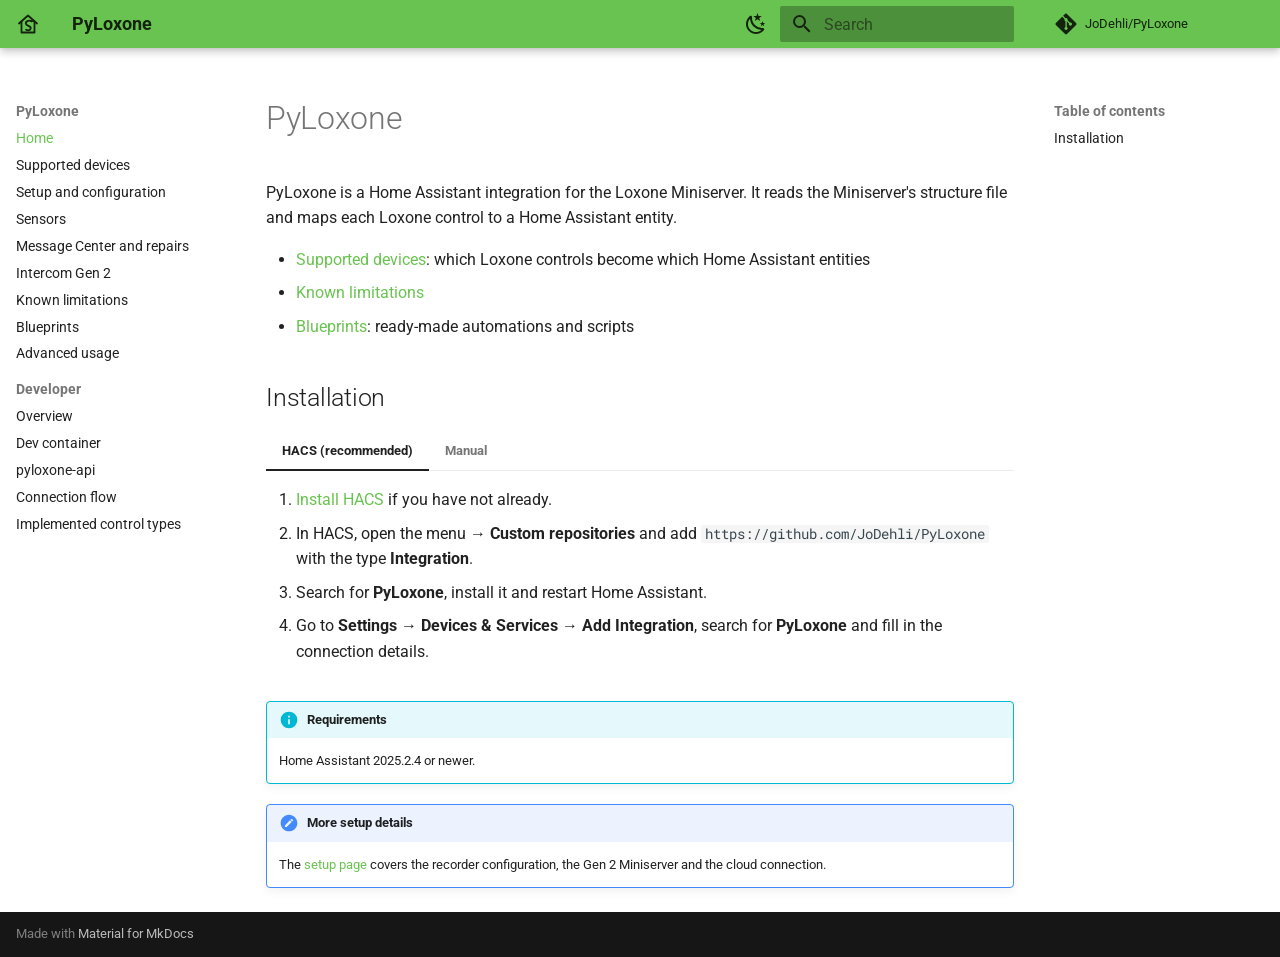
<file: index.html>
<!doctype html>
<html lang="en" class="no-js">
  <head>
    
      <meta charset="utf-8">
      <meta name="viewport" content="width=device-width,initial-scale=1">
      
        <meta name="description" content="Home Assistant integration for the Loxone Miniserver">
      
      
      
        <link rel="canonical" href="https://jodehli.github.io/PyLoxone/">
      
      
      
        <link rel="next" href="supported-devices/">
      
      
        
      
      
      <link rel="icon" href="assets/favicon.svg">
      <meta name="generator" content="mkdocs-1.6.1, mkdocs-material-9.8.2">
    
    
      
        <title>PyLoxone</title>
      
    
    
      <link rel="stylesheet" href="assets/stylesheets/main.57a0d79d.min.css">
      
        
        <link rel="stylesheet" href="assets/stylesheets/palette.fb2fffe2.min.css">
      
      


    
    
      
    
    
      
        
        
        <link rel="preconnect" href="https://fonts.gstatic.com" crossorigin>
        <link rel="stylesheet" href="https://fonts.googleapis.com/css?family=Roboto:300,300i,400,400i,700,700i%7CRoboto+Mono:400,400i,700,700i&display=fallback">
        <style>:root{--md-text-font:"Roboto";--md-code-font:"Roboto Mono"}</style>
      
    
    
      <link rel="stylesheet" href="stylesheets/extra.css">
    
    <script>__md_scope=new URL(".",location),__md_hash=e=>[...e].reduce(((e,_)=>(e<<5)-e+_.charCodeAt(0)),0),__md_get=(e,_=localStorage,t=__md_scope)=>JSON.parse(_.getItem(t.pathname+"."+e)),__md_set=(e,_,t=localStorage,a=__md_scope)=>{try{t.setItem(a.pathname+"."+e,JSON.stringify(_))}catch(e){}}</script>
    
      

    
    
  </head>
  
  
    
    
      
    
    
    
    
    <body dir="ltr" data-md-color-scheme="default" data-md-color-primary="custom" data-md-color-accent="custom">
  
    
    <input class="md-toggle" data-md-toggle="drawer" type="checkbox" id="__drawer" autocomplete="off">
    <input class="md-toggle" data-md-toggle="search" type="checkbox" id="__search" autocomplete="off">
    <label class="md-overlay" for="__drawer"></label>
    <div data-md-component="skip">
      
        
        <a href="#pyloxone" class="md-skip">
          Skip to content
        </a>
      
    </div>
    <div data-md-component="announce">
      
    </div>
    
    
      

  

<header class="md-header md-header--shadow" data-md-component="header">
  <nav class="md-header__inner md-grid" aria-label="Header">
    <a href="." title="PyLoxone" class="md-header__button md-logo" aria-label="PyLoxone" data-md-component="logo">
      
  
  <svg xmlns="http://www.w3.org/2000/svg" viewBox="0 0 24 24"><g fill="none" stroke="currentColor" stroke-width="1.8" stroke-linecap="round" stroke-linejoin="round"><path d="M3 11.5 12 3.5l9 8"/><path d="M5.5 10v10.5h13V10"/><path d="M15.5 9.2c-3-1.2-6.2 0-5.6 2.6.6 2.6 5.4 1.6 4.8 4.6-.4 2-2.6 2.4-4.6 1.4"/><path d="M16.5 9.2h1.2m0 0 .7-.6m-.7.6.7.6" stroke-width="1.1"/></g><circle cx="15.7" cy="9.3" r="1" fill="currentColor"/></svg>

    </a>
    <label class="md-header__button md-icon" for="__drawer">
      
      <svg xmlns="http://www.w3.org/2000/svg" viewBox="0 0 24 24"><path d="M3 6h18v2H3zm0 5h18v2H3zm0 5h18v2H3z"/></svg>
    </label>
    <div class="md-header__title" data-md-component="header-title">
      <div class="md-header__ellipsis">
        <div class="md-header__topic">
          <span class="md-ellipsis">
            PyLoxone
          </span>
        </div>
        <div class="md-header__topic" data-md-component="header-topic">
          <span class="md-ellipsis">
            
              Home
            
          </span>
        </div>
      </div>
    </div>
    
      
        <form class="md-header__option" data-md-component="palette">
  
    
    
    
    <input class="md-option" data-md-color-media="(prefers-color-scheme: light)" data-md-color-scheme="default" data-md-color-primary="custom" data-md-color-accent="custom"  aria-label="Switch to dark mode"  type="radio" name="__palette" id="__palette_0">
    
      <label class="md-header__button md-icon" title="Switch to dark mode" for="__palette_1" hidden>
        <svg xmlns="http://www.w3.org/2000/svg" viewBox="0 0 24 24"><path d="m17.75 4.09-2.53 1.94.91 3.06-2.63-1.81-2.63 1.81.91-3.06-2.53-1.94L12.44 4l1.06-3 1.06 3zm3.5 6.91-1.64 1.25.59 1.98-1.7-1.17-1.7 1.17.59-1.98L15.75 11l2.06-.05L18.5 9l.69 1.95zm-2.28 4.95c.83-.08 1.72 1.1 1.19 1.85-.32.45-.66.87-1.08 1.27C15.17 23 8.84 23 4.94 19.07c-3.91-3.9-3.91-10.24 0-14.14.4-.4.82-.76 1.27-1.08.75-.53 1.93.36 1.85 1.19-.27 2.86.69 5.83 2.89 8.02a9.96 9.96 0 0 0 8.02 2.89m-1.64 2.02a12.08 12.08 0 0 1-7.8-3.47c-2.17-2.19-3.33-5-3.49-7.82-2.81 3.14-2.7 7.96.31 10.98 3.02 3.01 7.84 3.12 10.98.31"/></svg>
      </label>
    
  
    
    
    
    <input class="md-option" data-md-color-media="(prefers-color-scheme: dark)" data-md-color-scheme="slate" data-md-color-primary="custom" data-md-color-accent="custom"  aria-label="Switch to light mode"  type="radio" name="__palette" id="__palette_1">
    
      <label class="md-header__button md-icon" title="Switch to light mode" for="__palette_0" hidden>
        <svg xmlns="http://www.w3.org/2000/svg" viewBox="0 0 24 24"><path d="M12 7a5 5 0 0 1 5 5 5 5 0 0 1-5 5 5 5 0 0 1-5-5 5 5 0 0 1 5-5m0 2a3 3 0 0 0-3 3 3 3 0 0 0 3 3 3 3 0 0 0 3-3 3 3 0 0 0-3-3m0-7 2.39 3.42C13.65 5.15 12.84 5 12 5s-1.65.15-2.39.42zM3.34 7l4.16-.35A7.2 7.2 0 0 0 5.94 8.5c-.44.74-.69 1.5-.83 2.29zm.02 10 1.76-3.77a7.131 7.131 0 0 0 2.38 4.14zM20.65 7l-1.77 3.79a7.02 7.02 0 0 0-2.38-4.15zm-.01 10-4.14.36c.59-.51 1.12-1.14 1.54-1.86.42-.73.69-1.5.83-2.29zM12 22l-2.41-3.44c.74.27 1.55.44 2.41.44.82 0 1.63-.17 2.37-.44z"/></svg>
      </label>
    
  
</form>
      
    
    
      <script>var palette=__md_get("__palette");if(palette&&palette.color){if("(prefers-color-scheme)"===palette.color.media){var media=matchMedia("(prefers-color-scheme: light)"),input=document.querySelector(media.matches?"[data-md-color-media='(prefers-color-scheme: light)']":"[data-md-color-media='(prefers-color-scheme: dark)']");palette.color.media=input.getAttribute("data-md-color-media"),palette.color.scheme=input.getAttribute("data-md-color-scheme"),palette.color.primary=input.getAttribute("data-md-color-primary"),palette.color.accent=input.getAttribute("data-md-color-accent")}for(var[key,value]of Object.entries(palette.color))document.body.setAttribute("data-md-color-"+key,value)}</script>
    
    
    
      
      
        <label class="md-header__button md-icon" for="__search">
          
          <svg xmlns="http://www.w3.org/2000/svg" viewBox="0 0 24 24"><path d="M9.5 3A6.5 6.5 0 0 1 16 9.5c0 1.61-.59 3.09-1.56 4.23l.27.27h.79l5 5-1.5 1.5-5-5v-.79l-.27-.27A6.52 6.52 0 0 1 9.5 16 6.5 6.5 0 0 1 3 9.5 6.5 6.5 0 0 1 9.5 3m0 2C7 5 5 7 5 9.5S7 14 9.5 14 14 12 14 9.5 12 5 9.5 5"/></svg>
        </label>
        <div class="md-search" data-md-component="search" role="dialog">
  <label class="md-search__overlay" for="__search"></label>
  <div class="md-search__inner" role="search">
    <form class="md-search__form" name="search">
      <input type="text" class="md-search__input" name="query" aria-label="Search" placeholder="Search" autocapitalize="off" autocorrect="off" autocomplete="off" spellcheck="false" data-md-component="search-query" required>
      <label class="md-search__icon md-icon" for="__search">
        
        <svg xmlns="http://www.w3.org/2000/svg" viewBox="0 0 24 24"><path d="M9.5 3A6.5 6.5 0 0 1 16 9.5c0 1.61-.59 3.09-1.56 4.23l.27.27h.79l5 5-1.5 1.5-5-5v-.79l-.27-.27A6.52 6.52 0 0 1 9.5 16 6.5 6.5 0 0 1 3 9.5 6.5 6.5 0 0 1 9.5 3m0 2C7 5 5 7 5 9.5S7 14 9.5 14 14 12 14 9.5 12 5 9.5 5"/></svg>
        
        <svg xmlns="http://www.w3.org/2000/svg" viewBox="0 0 24 24"><path d="M20 11v2H8l5.5 5.5-1.42 1.42L4.16 12l7.92-7.92L13.5 5.5 8 11z"/></svg>
      </label>
      <nav class="md-search__options" aria-label="Search">
        
        <button type="reset" class="md-search__icon md-icon" title="Clear" aria-label="Clear" tabindex="-1">
          
          <svg xmlns="http://www.w3.org/2000/svg" viewBox="0 0 24 24"><path d="M19 6.41 17.59 5 12 10.59 6.41 5 5 6.41 10.59 12 5 17.59 6.41 19 12 13.41 17.59 19 19 17.59 13.41 12z"/></svg>
        </button>
      </nav>
      
    </form>
    <div class="md-search__output">
      <div class="md-search__scrollwrap" tabindex="0" data-md-scrollfix>
        <div class="md-search-result" data-md-component="search-result">
          <div class="md-search-result__meta">
            Initializing search
          </div>
          <ol class="md-search-result__list" role="presentation"></ol>
        </div>
      </div>
    </div>
  </div>
</div>
      
    
    
      <div class="md-header__source">
        <a href="https://github.com/JoDehli/PyLoxone" title="Go to repository" class="md-source" data-md-component="source">
  <div class="md-source__icon md-icon">
    
    <svg xmlns="http://www.w3.org/2000/svg" viewBox="0 0 448 512"><!--! Font Awesome Free 7.1.0 by @fontawesome - https://fontawesome.com License - https://fontawesome.com/license/free (Icons: CC BY 4.0, Fonts: SIL OFL 1.1, Code: MIT License) Copyright 2025 Fonticons, Inc.--><path d="M439.6 236.1 244 40.5c-5.4-5.5-12.8-8.5-20.4-8.5s-15 3-20.4 8.4L162.5 81l51.5 51.5c27.1-9.1 52.7 16.8 43.4 43.7l49.7 49.7c34.2-11.8 61.2 31 35.5 56.7-26.5 26.5-70.2-2.9-56-37.3L240.3 199v121.9c25.3 12.5 22.3 41.8 9.1 55-6.4 6.4-15.2 10.1-24.3 10.1s-17.8-3.6-24.3-10.1c-17.6-17.6-11.1-46.9 11.2-56v-123c-20.8-8.5-24.6-30.7-18.6-45L142.6 101 8.5 235.1C3 240.6 0 247.9 0 255.5s3 15 8.5 20.4l195.6 195.7c5.4 5.4 12.7 8.4 20.4 8.4s15-3 20.4-8.4l194.7-194.7c5.4-5.4 8.4-12.8 8.4-20.4s-3-15-8.4-20.4"/></svg>
  </div>
  <div class="md-source__repository">
    JoDehli/PyLoxone
  </div>
</a>
      </div>
    
  </nav>
  
</header>
    
    <div class="md-container" data-md-component="container">
      
      
        
          
        
      
      <main class="md-main" data-md-component="main">
        <div class="md-main__inner md-grid">
          
            
              
              <div class="md-sidebar md-sidebar--primary" data-md-component="sidebar" data-md-type="navigation" >
                <div class="md-sidebar__scrollwrap">
                  <div class="md-sidebar__inner">
                    



<nav class="md-nav md-nav--primary" aria-label="Navigation" data-md-level="0">
  <label class="md-nav__title" for="__drawer">
    <a href="." title="PyLoxone" class="md-nav__button md-logo" aria-label="PyLoxone" data-md-component="logo">
      
  
  <svg xmlns="http://www.w3.org/2000/svg" viewBox="0 0 24 24"><g fill="none" stroke="currentColor" stroke-width="1.8" stroke-linecap="round" stroke-linejoin="round"><path d="M3 11.5 12 3.5l9 8"/><path d="M5.5 10v10.5h13V10"/><path d="M15.5 9.2c-3-1.2-6.2 0-5.6 2.6.6 2.6 5.4 1.6 4.8 4.6-.4 2-2.6 2.4-4.6 1.4"/><path d="M16.5 9.2h1.2m0 0 .7-.6m-.7.6.7.6" stroke-width="1.1"/></g><circle cx="15.7" cy="9.3" r="1" fill="currentColor"/></svg>

    </a>
    PyLoxone
  </label>
  
    <div class="md-nav__source">
      <a href="https://github.com/JoDehli/PyLoxone" title="Go to repository" class="md-source" data-md-component="source">
  <div class="md-source__icon md-icon">
    
    <svg xmlns="http://www.w3.org/2000/svg" viewBox="0 0 448 512"><!--! Font Awesome Free 7.1.0 by @fontawesome - https://fontawesome.com License - https://fontawesome.com/license/free (Icons: CC BY 4.0, Fonts: SIL OFL 1.1, Code: MIT License) Copyright 2025 Fonticons, Inc.--><path d="M439.6 236.1 244 40.5c-5.4-5.5-12.8-8.5-20.4-8.5s-15 3-20.4 8.4L162.5 81l51.5 51.5c27.1-9.1 52.7 16.8 43.4 43.7l49.7 49.7c34.2-11.8 61.2 31 35.5 56.7-26.5 26.5-70.2-2.9-56-37.3L240.3 199v121.9c25.3 12.5 22.3 41.8 9.1 55-6.4 6.4-15.2 10.1-24.3 10.1s-17.8-3.6-24.3-10.1c-17.6-17.6-11.1-46.9 11.2-56v-123c-20.8-8.5-24.6-30.7-18.6-45L142.6 101 8.5 235.1C3 240.6 0 247.9 0 255.5s3 15 8.5 20.4l195.6 195.7c5.4 5.4 12.7 8.4 20.4 8.4s15-3 20.4-8.4l194.7-194.7c5.4-5.4 8.4-12.8 8.4-20.4s-3-15-8.4-20.4"/></svg>
  </div>
  <div class="md-source__repository">
    JoDehli/PyLoxone
  </div>
</a>
    </div>
  
  <ul class="md-nav__list" data-md-scrollfix>
    
      
      
  
  
    
  
  
  
    <li class="md-nav__item md-nav__item--active">
      
      <input class="md-nav__toggle md-toggle" type="checkbox" id="__toc">
      
      
        
      
      
        <label class="md-nav__link md-nav__link--active" for="__toc">
          
  
  
  <span class="md-ellipsis">
    
  
    Home
  

    
  </span>
  
  

          <span class="md-nav__icon md-icon"></span>
        </label>
      
      <a href="." class="md-nav__link md-nav__link--active">
        
  
  
  <span class="md-ellipsis">
    
  
    Home
  

    
  </span>
  
  

      </a>
      
        

<nav class="md-nav md-nav--secondary" aria-label="Table of contents">
  
  
  
    
  
  
    <label class="md-nav__title" for="__toc">
      <span class="md-nav__icon md-icon"></span>
      Table of contents
    </label>
    <ul class="md-nav__list" data-md-component="toc" data-md-scrollfix>
      
        <li class="md-nav__item">
  <a href="#installation" class="md-nav__link">
    <span class="md-ellipsis">
      
        Installation
      
    </span>
  </a>
  
</li>
      
    </ul>
  
</nav>
      
    </li>
  

    
      
      
  
  
  
  
    <li class="md-nav__item">
      <a href="supported-devices/" class="md-nav__link">
        
  
  
  <span class="md-ellipsis">
    
  
    Supported devices
  

    
  </span>
  
  

      </a>
    </li>
  

    
      
      
  
  
  
  
    <li class="md-nav__item">
      <a href="setup/" class="md-nav__link">
        
  
  
  <span class="md-ellipsis">
    
  
    Setup and configuration
  

    
  </span>
  
  

      </a>
    </li>
  

    
      
      
  
  
  
  
    <li class="md-nav__item">
      <a href="sensors/" class="md-nav__link">
        
  
  
  <span class="md-ellipsis">
    
  
    Sensors
  

    
  </span>
  
  

      </a>
    </li>
  

    
      
      
  
  
  
  
    <li class="md-nav__item">
      <a href="message-center/" class="md-nav__link">
        
  
  
  <span class="md-ellipsis">
    
  
    Message Center and repairs
  

    
  </span>
  
  

      </a>
    </li>
  

    
      
      
  
  
  
  
    <li class="md-nav__item">
      <a href="intercom-gen2/" class="md-nav__link">
        
  
  
  <span class="md-ellipsis">
    
  
    Intercom Gen 2
  

    
  </span>
  
  

      </a>
    </li>
  

    
      
      
  
  
  
  
    <li class="md-nav__item">
      <a href="known-limitations/" class="md-nav__link">
        
  
  
  <span class="md-ellipsis">
    
  
    Known limitations
  

    
  </span>
  
  

      </a>
    </li>
  

    
      
      
  
  
  
  
    <li class="md-nav__item">
      <a href="blueprints/" class="md-nav__link">
        
  
  
  <span class="md-ellipsis">
    
  
    Blueprints
  

    
  </span>
  
  

      </a>
    </li>
  

    
      
      
  
  
  
  
    <li class="md-nav__item">
      <a href="advanced/" class="md-nav__link">
        
  
  
  <span class="md-ellipsis">
    
  
    Advanced usage
  

    
  </span>
  
  

      </a>
    </li>
  

    
      
      
  
  
  
  
    
    
    
    
      
        
        
      
    
    
    <li class="md-nav__item md-nav__item--section md-nav__item--nested">
      
        
        
        <input class="md-nav__toggle md-toggle " type="checkbox" id="__nav_10" >
        
          
          <label class="md-nav__link" for="__nav_10" id="__nav_10_label" tabindex="">
            
  
  
  <span class="md-ellipsis">
    
  
    Developer
  

    
  </span>
  
  

            <span class="md-nav__icon md-icon"></span>
          </label>
        
        <nav class="md-nav" data-md-level="1" aria-labelledby="__nav_10_label" aria-expanded="false">
          <label class="md-nav__title" for="__nav_10">
            <span class="md-nav__icon md-icon"></span>
            
  
    Developer
  

          </label>
          <ul class="md-nav__list" data-md-scrollfix>
            
              
                
  
  
  
  
    <li class="md-nav__item">
      <a href="developer/" class="md-nav__link">
        
  
  
  <span class="md-ellipsis">
    
  
    Overview
  

    
  </span>
  
  

      </a>
    </li>
  

              
            
              
                
  
  
  
  
    <li class="md-nav__item">
      <a href="developer/devcontainer/" class="md-nav__link">
        
  
  
  <span class="md-ellipsis">
    
  
    Dev container
  

    
  </span>
  
  

      </a>
    </li>
  

              
            
              
                
  
  
  
  
    <li class="md-nav__item">
      <a href="developer/pyloxone-api/" class="md-nav__link">
        
  
  
  <span class="md-ellipsis">
    
  
    pyloxone-api
  

    
  </span>
  
  

      </a>
    </li>
  

              
            
              
                
  
  
  
  
    <li class="md-nav__item">
      <a href="developer/connection-flow/" class="md-nav__link">
        
  
  
  <span class="md-ellipsis">
    
  
    Connection flow
  

    
  </span>
  
  

      </a>
    </li>
  

              
            
              
                
  
  
  
  
    <li class="md-nav__item">
      <a href="developer/implemented-control-types/" class="md-nav__link">
        
  
  
  <span class="md-ellipsis">
    
  
    Implemented control types
  

    
  </span>
  
  

      </a>
    </li>
  

              
            
          </ul>
        </nav>
      
    </li>
  

    
  </ul>
</nav>
                  </div>
                </div>
              </div>
            
            
              
              <div class="md-sidebar md-sidebar--secondary" data-md-component="sidebar" data-md-type="toc" >
                <div class="md-sidebar__scrollwrap">
                  <div class="md-sidebar__inner">
                    

<nav class="md-nav md-nav--secondary" aria-label="Table of contents">
  
  
  
    
  
  
    <label class="md-nav__title" for="__toc">
      <span class="md-nav__icon md-icon"></span>
      Table of contents
    </label>
    <ul class="md-nav__list" data-md-component="toc" data-md-scrollfix>
      
        <li class="md-nav__item">
  <a href="#installation" class="md-nav__link">
    <span class="md-ellipsis">
      
        Installation
      
    </span>
  </a>
  
</li>
      
    </ul>
  
</nav>
                  </div>
                </div>
              </div>
            
          
          
            <div class="md-content" data-md-component="content">
              
              <article class="md-content__inner md-typeset">
                
                  


  
  


<h1 id="pyloxone">PyLoxone<a class="headerlink" href="#pyloxone" title="Permanent link">&para;</a></h1>
<p>PyLoxone is a Home Assistant integration for the Loxone Miniserver. It reads the Miniserver's structure file and maps each Loxone control to a Home Assistant entity.</p>
<ul>
<li><a href="supported-devices/">Supported devices</a>: which Loxone controls become which Home Assistant entities</li>
<li><a href="known-limitations/">Known limitations</a></li>
<li><a href="blueprints/">Blueprints</a>: ready-made automations and scripts</li>
</ul>
<h2 id="installation">Installation<a class="headerlink" href="#installation" title="Permanent link">&para;</a></h2>
<div class="tabbed-set tabbed-alternate" data-tabs="1:2"><input checked="checked" id="__tabbed_1_1" name="__tabbed_1" type="radio" /><input id="__tabbed_1_2" name="__tabbed_1" type="radio" /><div class="tabbed-labels"><label for="__tabbed_1_1">HACS (recommended)</label><label for="__tabbed_1_2">Manual</label></div>
<div class="tabbed-content">
<div class="tabbed-block">
<ol>
<li><a href="https://hacs.xyz/docs/use/download/download/">Install HACS</a> if you have not already.</li>
<li>In HACS, open the menu → <strong>Custom repositories</strong> and add
   <code>https://github.com/JoDehli/PyLoxone</code> with the type <strong>Integration</strong>.</li>
<li>Search for <strong>PyLoxone</strong>, install it and restart Home Assistant.</li>
<li>Go to <strong>Settings → Devices &amp; Services → Add Integration</strong>, search for <strong>PyLoxone</strong> and fill in the connection details.</li>
</ol>
</div>
<div class="tabbed-block">
<ol>
<li>Download the latest release and extract it.</li>
<li>Copy the <code>custom_components/loxone</code> folder into the <code>custom_components</code> folder next to your <code>configuration.yaml</code>.</li>
<li>Restart Home Assistant.</li>
<li>Go to <strong>Settings → Devices &amp; Services → Add Integration</strong>, search for <strong>PyLoxone</strong> and fill in the connection details.</li>
</ol>
</div>
</div>
</div>
<div class="admonition info">
<p class="admonition-title">Requirements</p>
<p>Home Assistant 2025.2.4 or newer.</p>
</div>
<div class="admonition note">
<p class="admonition-title">More setup details</p>
<p>The <a href="setup/">setup page</a> covers the recorder configuration, the Gen 2 Miniserver and the cloud connection.</p>
</div>












                
              </article>
            </div>
          
          
  <script>var tabs=__md_get("__tabs");if(Array.isArray(tabs))e:for(var set of document.querySelectorAll(".tabbed-set")){var labels=set.querySelector(".tabbed-labels");for(var tab of tabs)for(var label of labels.getElementsByTagName("label"))if(label.innerText.trim()===tab){var input=document.getElementById(label.htmlFor);input.checked=!0;continue e}}</script>

<script>var target=document.getElementById(location.hash.slice(1));target&&target.name&&(target.checked=target.name.startsWith("__tabbed_"))</script>
        </div>
        
      </main>
      
        <footer class="md-footer">
  
  <div class="md-footer-meta md-typeset">
    <div class="md-footer-meta__inner md-grid">
      <div class="md-copyright">
  
  
    Made with
    <a href="https://squidfunk.github.io/mkdocs-material/" target="_blank" rel="noopener">
      Material for MkDocs
    </a>
  
</div>
      
    </div>
  </div>
</footer>
      
    </div>
    <div class="md-dialog" data-md-component="dialog">
      <div class="md-dialog__inner md-typeset"></div>
    </div>
    
    
    
      
      
      <script id="__config" type="application/json">{"annotate": null, "base": ".", "features": ["content.tabs.link", "navigation.sections", "content.code.copy"], "search": "assets/javascripts/workers/search.a7633da7.min.js", "tags": null, "translations": {"clipboard.copied": "Copied to clipboard", "clipboard.copy": "Copy to clipboard", "search.result.more.one": "1 more on this page", "search.result.more.other": "# more on this page", "search.result.none": "No matching documents", "search.result.one": "1 matching document", "search.result.other": "# matching documents", "search.result.placeholder": "Type to start searching", "search.result.term.missing": "Missing", "select.version": "Select version"}, "version": null}</script>
    
    
      <script src="assets/javascripts/bundle.a5f9d56c.min.js"></script>
      
    
  </body>
</html>
</file>
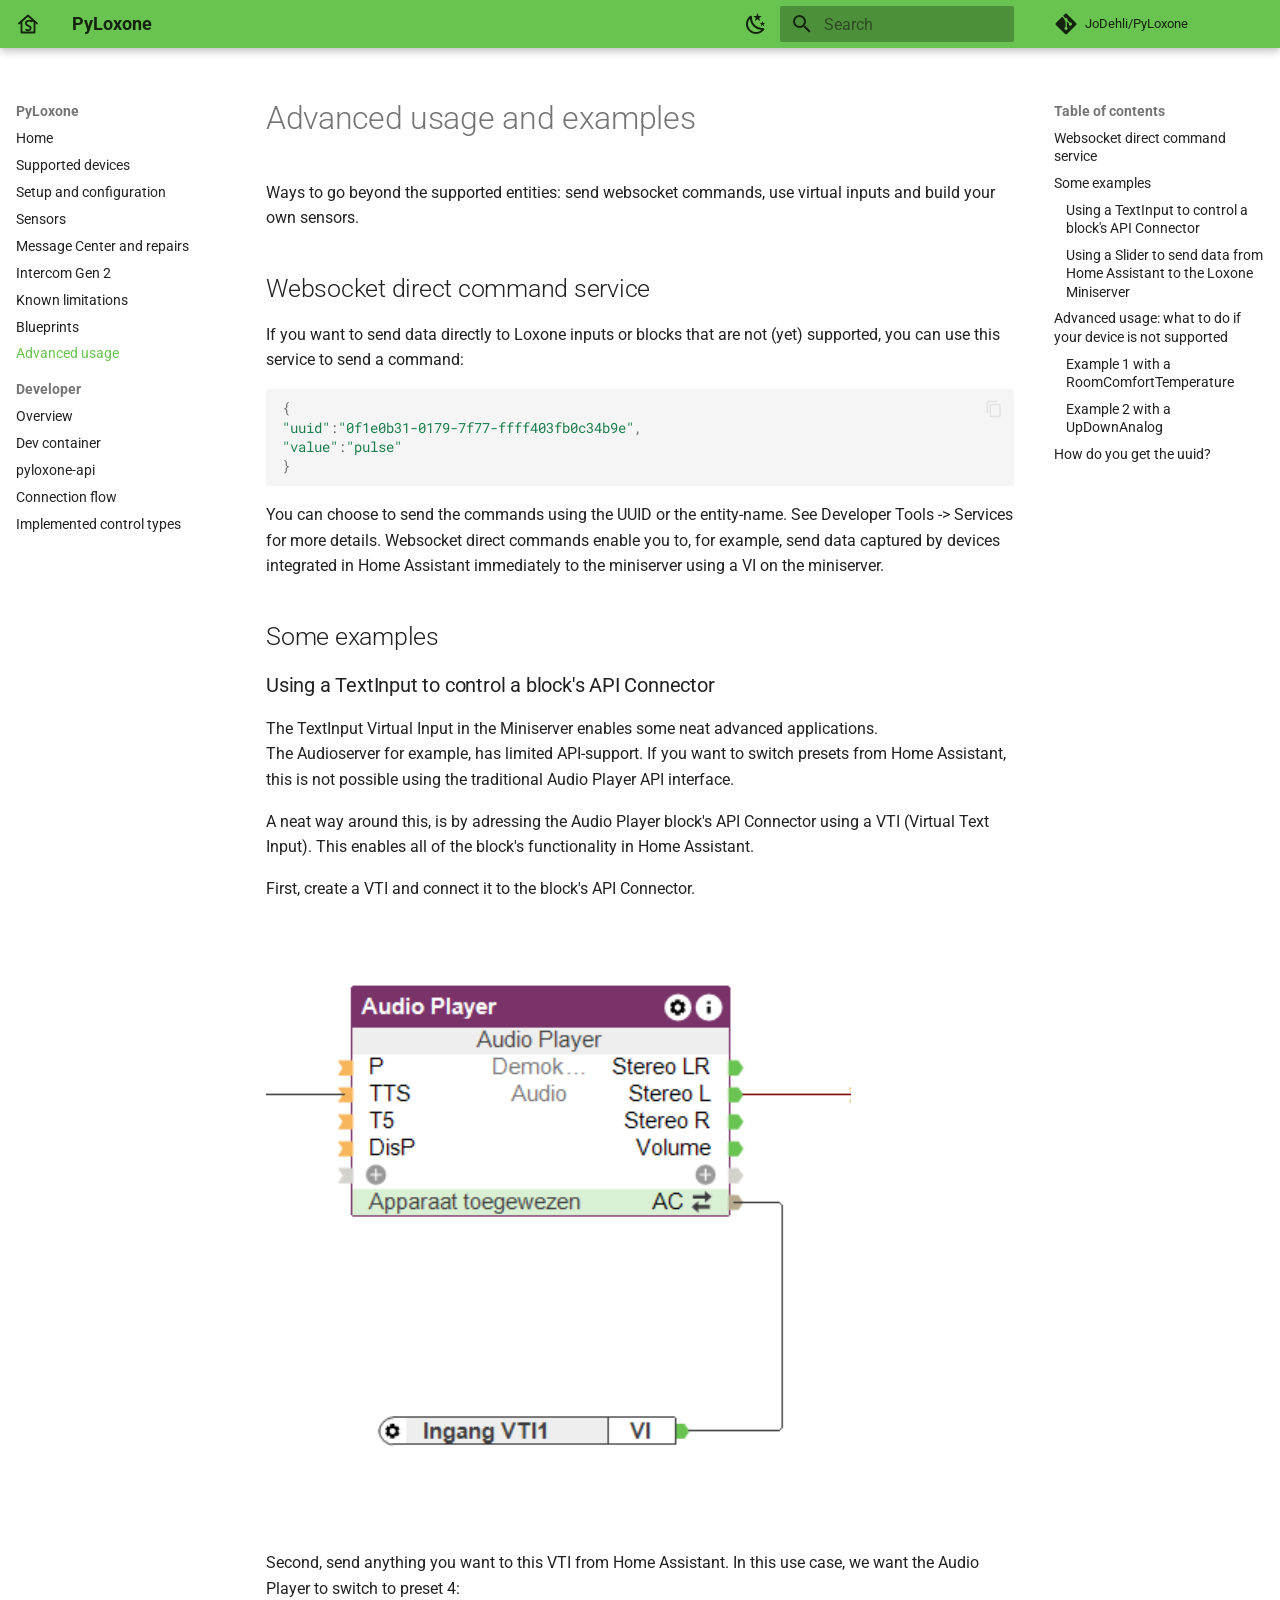
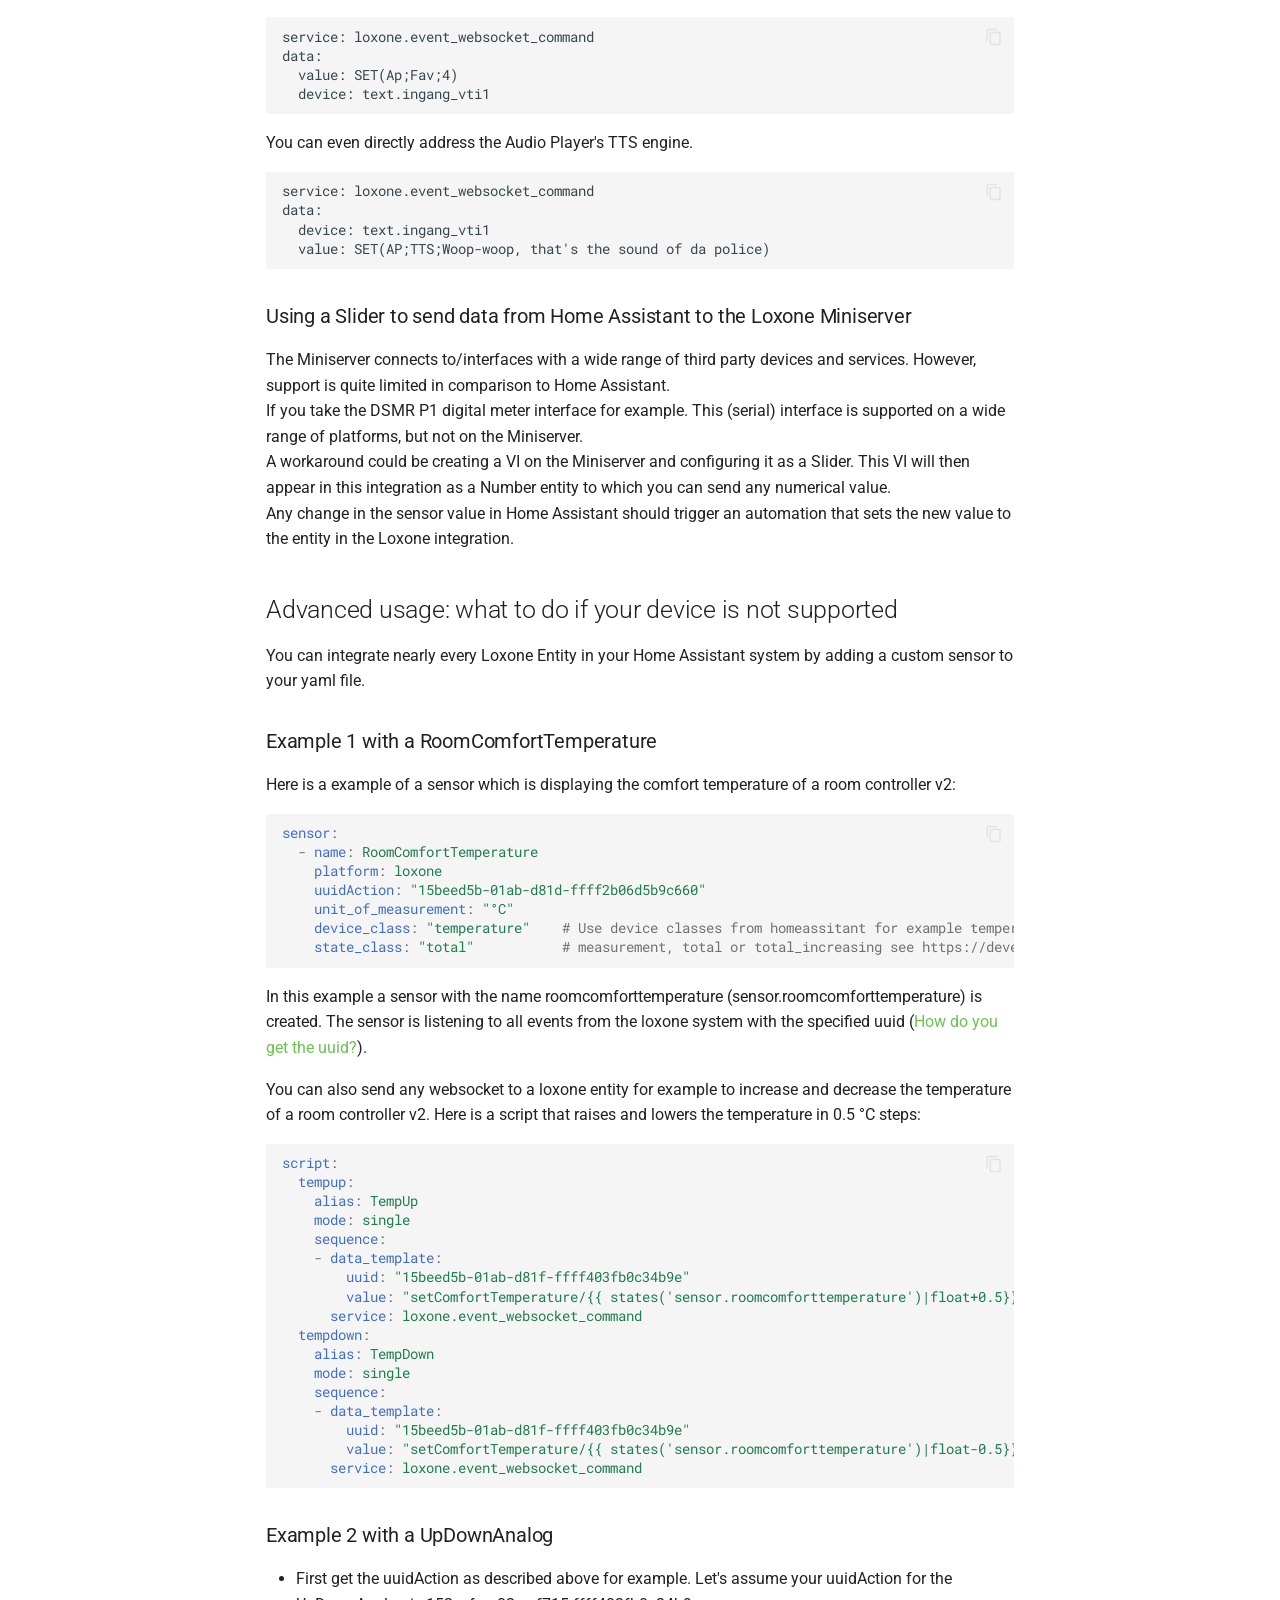
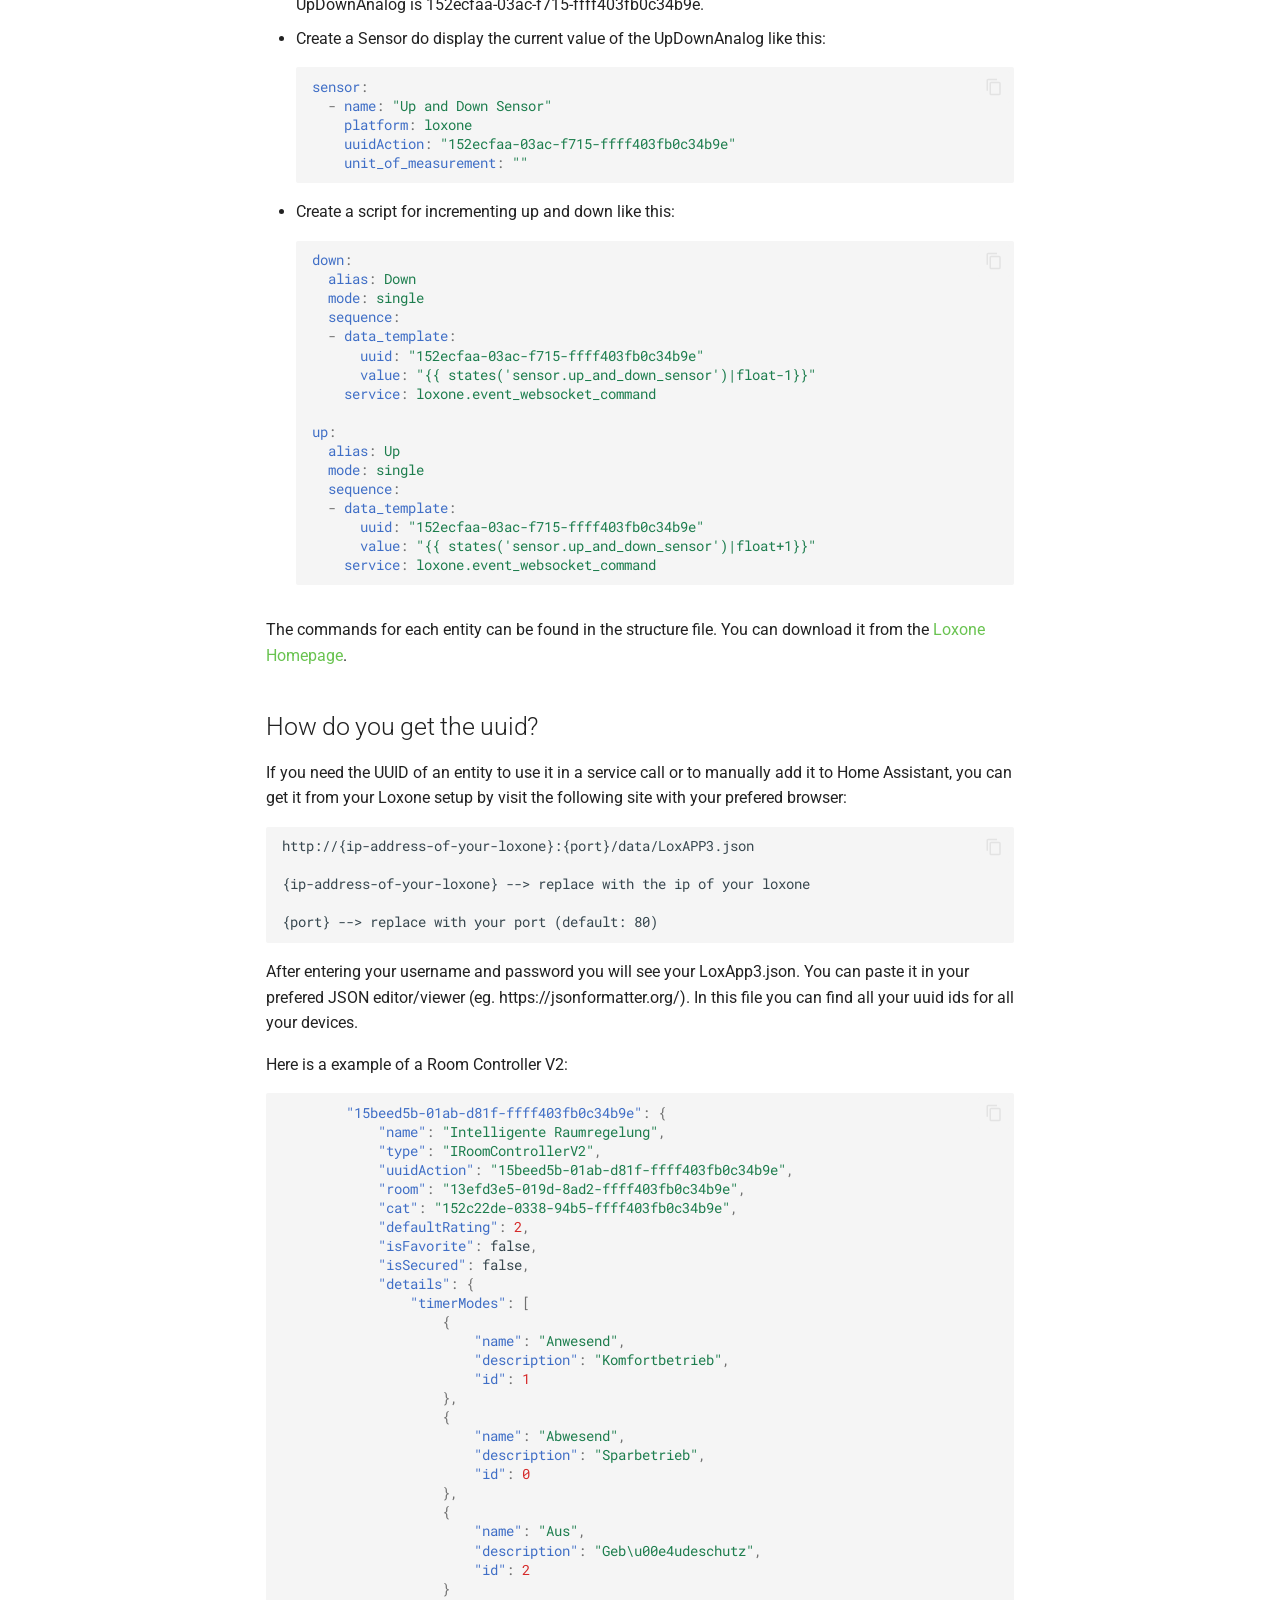
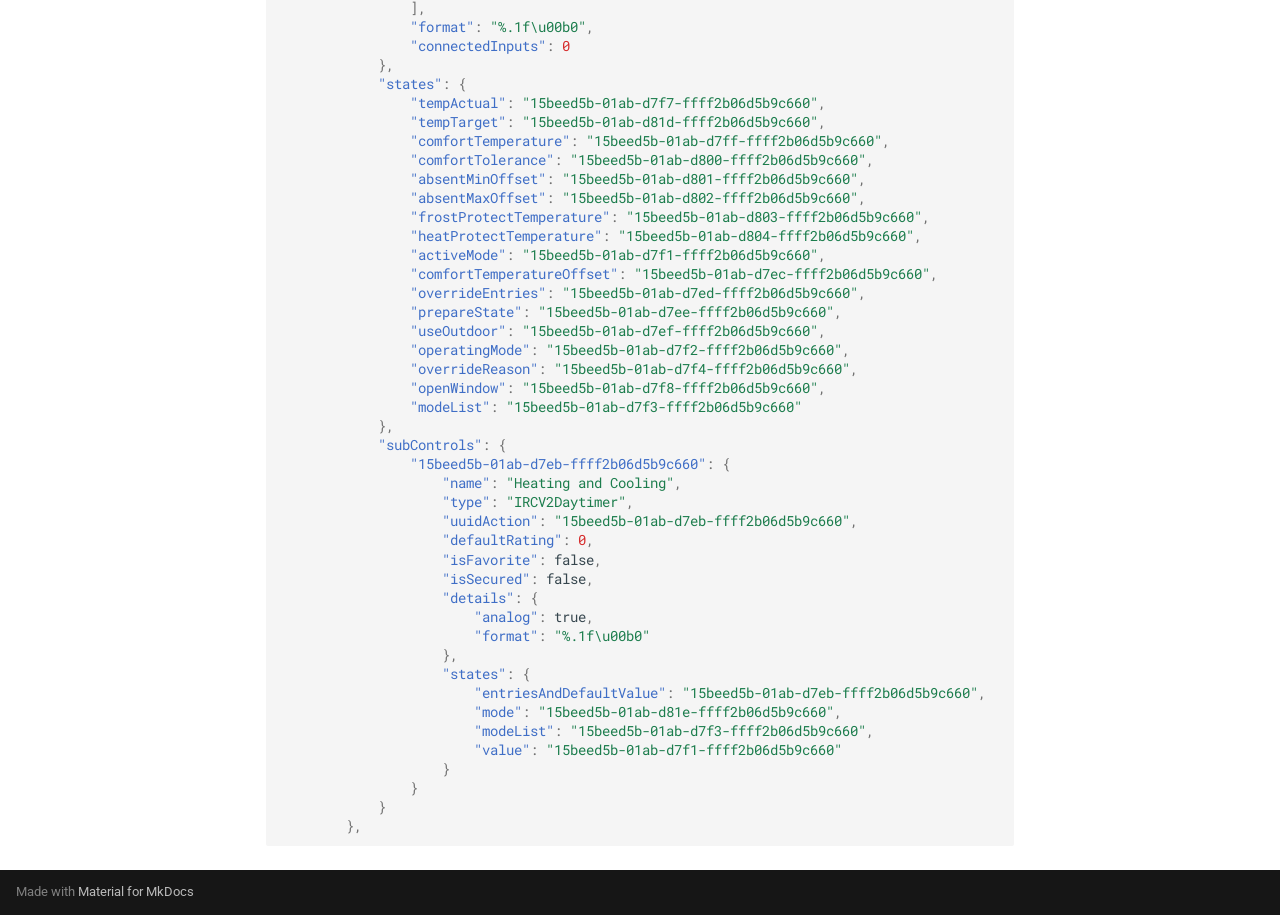
<file: advanced/index.html>
<!doctype html>
<html lang="en" class="no-js">
  <head>
    
      <meta charset="utf-8">
      <meta name="viewport" content="width=device-width,initial-scale=1">
      
        <meta name="description" content="Home Assistant integration for the Loxone Miniserver">
      
      
      
        <link rel="canonical" href="https://jodehli.github.io/PyLoxone/advanced/">
      
      
        <link rel="prev" href="../blueprints/">
      
      
        <link rel="next" href="../developer/">
      
      
        
      
      
      <link rel="icon" href="../assets/favicon.svg">
      <meta name="generator" content="mkdocs-1.6.1, mkdocs-material-9.8.2">
    
    
      
        <title>Advanced usage - PyLoxone</title>
      
    
    
      <link rel="stylesheet" href="../assets/stylesheets/main.57a0d79d.min.css">
      
        
        <link rel="stylesheet" href="../assets/stylesheets/palette.fb2fffe2.min.css">
      
      


    
    
      
    
    
      
        
        
        <link rel="preconnect" href="https://fonts.gstatic.com" crossorigin>
        <link rel="stylesheet" href="https://fonts.googleapis.com/css?family=Roboto:300,300i,400,400i,700,700i%7CRoboto+Mono:400,400i,700,700i&display=fallback">
        <style>:root{--md-text-font:"Roboto";--md-code-font:"Roboto Mono"}</style>
      
    
    
      <link rel="stylesheet" href="../stylesheets/extra.css">
    
    <script>__md_scope=new URL("..",location),__md_hash=e=>[...e].reduce(((e,_)=>(e<<5)-e+_.charCodeAt(0)),0),__md_get=(e,_=localStorage,t=__md_scope)=>JSON.parse(_.getItem(t.pathname+"."+e)),__md_set=(e,_,t=localStorage,a=__md_scope)=>{try{t.setItem(a.pathname+"."+e,JSON.stringify(_))}catch(e){}}</script>
    
      

    
    
  </head>
  
  
    
    
      
    
    
    
    
    <body dir="ltr" data-md-color-scheme="default" data-md-color-primary="custom" data-md-color-accent="custom">
  
    
    <input class="md-toggle" data-md-toggle="drawer" type="checkbox" id="__drawer" autocomplete="off">
    <input class="md-toggle" data-md-toggle="search" type="checkbox" id="__search" autocomplete="off">
    <label class="md-overlay" for="__drawer"></label>
    <div data-md-component="skip">
      
        
        <a href="#advanced-usage-and-examples" class="md-skip">
          Skip to content
        </a>
      
    </div>
    <div data-md-component="announce">
      
    </div>
    
    
      

  

<header class="md-header md-header--shadow" data-md-component="header">
  <nav class="md-header__inner md-grid" aria-label="Header">
    <a href=".." title="PyLoxone" class="md-header__button md-logo" aria-label="PyLoxone" data-md-component="logo">
      
  
  <svg xmlns="http://www.w3.org/2000/svg" viewBox="0 0 24 24"><g fill="none" stroke="currentColor" stroke-width="1.8" stroke-linecap="round" stroke-linejoin="round"><path d="M3 11.5 12 3.5l9 8"/><path d="M5.5 10v10.5h13V10"/><path d="M15.5 9.2c-3-1.2-6.2 0-5.6 2.6.6 2.6 5.4 1.6 4.8 4.6-.4 2-2.6 2.4-4.6 1.4"/><path d="M16.5 9.2h1.2m0 0 .7-.6m-.7.6.7.6" stroke-width="1.1"/></g><circle cx="15.7" cy="9.3" r="1" fill="currentColor"/></svg>

    </a>
    <label class="md-header__button md-icon" for="__drawer">
      
      <svg xmlns="http://www.w3.org/2000/svg" viewBox="0 0 24 24"><path d="M3 6h18v2H3zm0 5h18v2H3zm0 5h18v2H3z"/></svg>
    </label>
    <div class="md-header__title" data-md-component="header-title">
      <div class="md-header__ellipsis">
        <div class="md-header__topic">
          <span class="md-ellipsis">
            PyLoxone
          </span>
        </div>
        <div class="md-header__topic" data-md-component="header-topic">
          <span class="md-ellipsis">
            
              Advanced usage
            
          </span>
        </div>
      </div>
    </div>
    
      
        <form class="md-header__option" data-md-component="palette">
  
    
    
    
    <input class="md-option" data-md-color-media="(prefers-color-scheme: light)" data-md-color-scheme="default" data-md-color-primary="custom" data-md-color-accent="custom"  aria-label="Switch to dark mode"  type="radio" name="__palette" id="__palette_0">
    
      <label class="md-header__button md-icon" title="Switch to dark mode" for="__palette_1" hidden>
        <svg xmlns="http://www.w3.org/2000/svg" viewBox="0 0 24 24"><path d="m17.75 4.09-2.53 1.94.91 3.06-2.63-1.81-2.63 1.81.91-3.06-2.53-1.94L12.44 4l1.06-3 1.06 3zm3.5 6.91-1.64 1.25.59 1.98-1.7-1.17-1.7 1.17.59-1.98L15.75 11l2.06-.05L18.5 9l.69 1.95zm-2.28 4.95c.83-.08 1.72 1.1 1.19 1.85-.32.45-.66.87-1.08 1.27C15.17 23 8.84 23 4.94 19.07c-3.91-3.9-3.91-10.24 0-14.14.4-.4.82-.76 1.27-1.08.75-.53 1.93.36 1.85 1.19-.27 2.86.69 5.83 2.89 8.02a9.96 9.96 0 0 0 8.02 2.89m-1.64 2.02a12.08 12.08 0 0 1-7.8-3.47c-2.17-2.19-3.33-5-3.49-7.82-2.81 3.14-2.7 7.96.31 10.98 3.02 3.01 7.84 3.12 10.98.31"/></svg>
      </label>
    
  
    
    
    
    <input class="md-option" data-md-color-media="(prefers-color-scheme: dark)" data-md-color-scheme="slate" data-md-color-primary="custom" data-md-color-accent="custom"  aria-label="Switch to light mode"  type="radio" name="__palette" id="__palette_1">
    
      <label class="md-header__button md-icon" title="Switch to light mode" for="__palette_0" hidden>
        <svg xmlns="http://www.w3.org/2000/svg" viewBox="0 0 24 24"><path d="M12 7a5 5 0 0 1 5 5 5 5 0 0 1-5 5 5 5 0 0 1-5-5 5 5 0 0 1 5-5m0 2a3 3 0 0 0-3 3 3 3 0 0 0 3 3 3 3 0 0 0 3-3 3 3 0 0 0-3-3m0-7 2.39 3.42C13.65 5.15 12.84 5 12 5s-1.65.15-2.39.42zM3.34 7l4.16-.35A7.2 7.2 0 0 0 5.94 8.5c-.44.74-.69 1.5-.83 2.29zm.02 10 1.76-3.77a7.131 7.131 0 0 0 2.38 4.14zM20.65 7l-1.77 3.79a7.02 7.02 0 0 0-2.38-4.15zm-.01 10-4.14.36c.59-.51 1.12-1.14 1.54-1.86.42-.73.69-1.5.83-2.29zM12 22l-2.41-3.44c.74.27 1.55.44 2.41.44.82 0 1.63-.17 2.37-.44z"/></svg>
      </label>
    
  
</form>
      
    
    
      <script>var palette=__md_get("__palette");if(palette&&palette.color){if("(prefers-color-scheme)"===palette.color.media){var media=matchMedia("(prefers-color-scheme: light)"),input=document.querySelector(media.matches?"[data-md-color-media='(prefers-color-scheme: light)']":"[data-md-color-media='(prefers-color-scheme: dark)']");palette.color.media=input.getAttribute("data-md-color-media"),palette.color.scheme=input.getAttribute("data-md-color-scheme"),palette.color.primary=input.getAttribute("data-md-color-primary"),palette.color.accent=input.getAttribute("data-md-color-accent")}for(var[key,value]of Object.entries(palette.color))document.body.setAttribute("data-md-color-"+key,value)}</script>
    
    
    
      
      
        <label class="md-header__button md-icon" for="__search">
          
          <svg xmlns="http://www.w3.org/2000/svg" viewBox="0 0 24 24"><path d="M9.5 3A6.5 6.5 0 0 1 16 9.5c0 1.61-.59 3.09-1.56 4.23l.27.27h.79l5 5-1.5 1.5-5-5v-.79l-.27-.27A6.52 6.52 0 0 1 9.5 16 6.5 6.5 0 0 1 3 9.5 6.5 6.5 0 0 1 9.5 3m0 2C7 5 5 7 5 9.5S7 14 9.5 14 14 12 14 9.5 12 5 9.5 5"/></svg>
        </label>
        <div class="md-search" data-md-component="search" role="dialog">
  <label class="md-search__overlay" for="__search"></label>
  <div class="md-search__inner" role="search">
    <form class="md-search__form" name="search">
      <input type="text" class="md-search__input" name="query" aria-label="Search" placeholder="Search" autocapitalize="off" autocorrect="off" autocomplete="off" spellcheck="false" data-md-component="search-query" required>
      <label class="md-search__icon md-icon" for="__search">
        
        <svg xmlns="http://www.w3.org/2000/svg" viewBox="0 0 24 24"><path d="M9.5 3A6.5 6.5 0 0 1 16 9.5c0 1.61-.59 3.09-1.56 4.23l.27.27h.79l5 5-1.5 1.5-5-5v-.79l-.27-.27A6.52 6.52 0 0 1 9.5 16 6.5 6.5 0 0 1 3 9.5 6.5 6.5 0 0 1 9.5 3m0 2C7 5 5 7 5 9.5S7 14 9.5 14 14 12 14 9.5 12 5 9.5 5"/></svg>
        
        <svg xmlns="http://www.w3.org/2000/svg" viewBox="0 0 24 24"><path d="M20 11v2H8l5.5 5.5-1.42 1.42L4.16 12l7.92-7.92L13.5 5.5 8 11z"/></svg>
      </label>
      <nav class="md-search__options" aria-label="Search">
        
        <button type="reset" class="md-search__icon md-icon" title="Clear" aria-label="Clear" tabindex="-1">
          
          <svg xmlns="http://www.w3.org/2000/svg" viewBox="0 0 24 24"><path d="M19 6.41 17.59 5 12 10.59 6.41 5 5 6.41 10.59 12 5 17.59 6.41 19 12 13.41 17.59 19 19 17.59 13.41 12z"/></svg>
        </button>
      </nav>
      
    </form>
    <div class="md-search__output">
      <div class="md-search__scrollwrap" tabindex="0" data-md-scrollfix>
        <div class="md-search-result" data-md-component="search-result">
          <div class="md-search-result__meta">
            Initializing search
          </div>
          <ol class="md-search-result__list" role="presentation"></ol>
        </div>
      </div>
    </div>
  </div>
</div>
      
    
    
      <div class="md-header__source">
        <a href="https://github.com/JoDehli/PyLoxone" title="Go to repository" class="md-source" data-md-component="source">
  <div class="md-source__icon md-icon">
    
    <svg xmlns="http://www.w3.org/2000/svg" viewBox="0 0 448 512"><!--! Font Awesome Free 7.1.0 by @fontawesome - https://fontawesome.com License - https://fontawesome.com/license/free (Icons: CC BY 4.0, Fonts: SIL OFL 1.1, Code: MIT License) Copyright 2025 Fonticons, Inc.--><path d="M439.6 236.1 244 40.5c-5.4-5.5-12.8-8.5-20.4-8.5s-15 3-20.4 8.4L162.5 81l51.5 51.5c27.1-9.1 52.7 16.8 43.4 43.7l49.7 49.7c34.2-11.8 61.2 31 35.5 56.7-26.5 26.5-70.2-2.9-56-37.3L240.3 199v121.9c25.3 12.5 22.3 41.8 9.1 55-6.4 6.4-15.2 10.1-24.3 10.1s-17.8-3.6-24.3-10.1c-17.6-17.6-11.1-46.9 11.2-56v-123c-20.8-8.5-24.6-30.7-18.6-45L142.6 101 8.5 235.1C3 240.6 0 247.9 0 255.5s3 15 8.5 20.4l195.6 195.7c5.4 5.4 12.7 8.4 20.4 8.4s15-3 20.4-8.4l194.7-194.7c5.4-5.4 8.4-12.8 8.4-20.4s-3-15-8.4-20.4"/></svg>
  </div>
  <div class="md-source__repository">
    JoDehli/PyLoxone
  </div>
</a>
      </div>
    
  </nav>
  
</header>
    
    <div class="md-container" data-md-component="container">
      
      
        
          
        
      
      <main class="md-main" data-md-component="main">
        <div class="md-main__inner md-grid">
          
            
              
              <div class="md-sidebar md-sidebar--primary" data-md-component="sidebar" data-md-type="navigation" >
                <div class="md-sidebar__scrollwrap">
                  <div class="md-sidebar__inner">
                    



<nav class="md-nav md-nav--primary" aria-label="Navigation" data-md-level="0">
  <label class="md-nav__title" for="__drawer">
    <a href=".." title="PyLoxone" class="md-nav__button md-logo" aria-label="PyLoxone" data-md-component="logo">
      
  
  <svg xmlns="http://www.w3.org/2000/svg" viewBox="0 0 24 24"><g fill="none" stroke="currentColor" stroke-width="1.8" stroke-linecap="round" stroke-linejoin="round"><path d="M3 11.5 12 3.5l9 8"/><path d="M5.5 10v10.5h13V10"/><path d="M15.5 9.2c-3-1.2-6.2 0-5.6 2.6.6 2.6 5.4 1.6 4.8 4.6-.4 2-2.6 2.4-4.6 1.4"/><path d="M16.5 9.2h1.2m0 0 .7-.6m-.7.6.7.6" stroke-width="1.1"/></g><circle cx="15.7" cy="9.3" r="1" fill="currentColor"/></svg>

    </a>
    PyLoxone
  </label>
  
    <div class="md-nav__source">
      <a href="https://github.com/JoDehli/PyLoxone" title="Go to repository" class="md-source" data-md-component="source">
  <div class="md-source__icon md-icon">
    
    <svg xmlns="http://www.w3.org/2000/svg" viewBox="0 0 448 512"><!--! Font Awesome Free 7.1.0 by @fontawesome - https://fontawesome.com License - https://fontawesome.com/license/free (Icons: CC BY 4.0, Fonts: SIL OFL 1.1, Code: MIT License) Copyright 2025 Fonticons, Inc.--><path d="M439.6 236.1 244 40.5c-5.4-5.5-12.8-8.5-20.4-8.5s-15 3-20.4 8.4L162.5 81l51.5 51.5c27.1-9.1 52.7 16.8 43.4 43.7l49.7 49.7c34.2-11.8 61.2 31 35.5 56.7-26.5 26.5-70.2-2.9-56-37.3L240.3 199v121.9c25.3 12.5 22.3 41.8 9.1 55-6.4 6.4-15.2 10.1-24.3 10.1s-17.8-3.6-24.3-10.1c-17.6-17.6-11.1-46.9 11.2-56v-123c-20.8-8.5-24.6-30.7-18.6-45L142.6 101 8.5 235.1C3 240.6 0 247.9 0 255.5s3 15 8.5 20.4l195.6 195.7c5.4 5.4 12.7 8.4 20.4 8.4s15-3 20.4-8.4l194.7-194.7c5.4-5.4 8.4-12.8 8.4-20.4s-3-15-8.4-20.4"/></svg>
  </div>
  <div class="md-source__repository">
    JoDehli/PyLoxone
  </div>
</a>
    </div>
  
  <ul class="md-nav__list" data-md-scrollfix>
    
      
      
  
  
  
  
    <li class="md-nav__item">
      <a href=".." class="md-nav__link">
        
  
  
  <span class="md-ellipsis">
    
  
    Home
  

    
  </span>
  
  

      </a>
    </li>
  

    
      
      
  
  
  
  
    <li class="md-nav__item">
      <a href="../supported-devices/" class="md-nav__link">
        
  
  
  <span class="md-ellipsis">
    
  
    Supported devices
  

    
  </span>
  
  

      </a>
    </li>
  

    
      
      
  
  
  
  
    <li class="md-nav__item">
      <a href="../setup/" class="md-nav__link">
        
  
  
  <span class="md-ellipsis">
    
  
    Setup and configuration
  

    
  </span>
  
  

      </a>
    </li>
  

    
      
      
  
  
  
  
    <li class="md-nav__item">
      <a href="../sensors/" class="md-nav__link">
        
  
  
  <span class="md-ellipsis">
    
  
    Sensors
  

    
  </span>
  
  

      </a>
    </li>
  

    
      
      
  
  
  
  
    <li class="md-nav__item">
      <a href="../message-center/" class="md-nav__link">
        
  
  
  <span class="md-ellipsis">
    
  
    Message Center and repairs
  

    
  </span>
  
  

      </a>
    </li>
  

    
      
      
  
  
  
  
    <li class="md-nav__item">
      <a href="../intercom-gen2/" class="md-nav__link">
        
  
  
  <span class="md-ellipsis">
    
  
    Intercom Gen 2
  

    
  </span>
  
  

      </a>
    </li>
  

    
      
      
  
  
  
  
    <li class="md-nav__item">
      <a href="../known-limitations/" class="md-nav__link">
        
  
  
  <span class="md-ellipsis">
    
  
    Known limitations
  

    
  </span>
  
  

      </a>
    </li>
  

    
      
      
  
  
  
  
    <li class="md-nav__item">
      <a href="../blueprints/" class="md-nav__link">
        
  
  
  <span class="md-ellipsis">
    
  
    Blueprints
  

    
  </span>
  
  

      </a>
    </li>
  

    
      
      
  
  
    
  
  
  
    <li class="md-nav__item md-nav__item--active">
      
      <input class="md-nav__toggle md-toggle" type="checkbox" id="__toc">
      
      
        
      
      
        <label class="md-nav__link md-nav__link--active" for="__toc">
          
  
  
  <span class="md-ellipsis">
    
  
    Advanced usage
  

    
  </span>
  
  

          <span class="md-nav__icon md-icon"></span>
        </label>
      
      <a href="./" class="md-nav__link md-nav__link--active">
        
  
  
  <span class="md-ellipsis">
    
  
    Advanced usage
  

    
  </span>
  
  

      </a>
      
        

<nav class="md-nav md-nav--secondary" aria-label="Table of contents">
  
  
  
    
  
  
    <label class="md-nav__title" for="__toc">
      <span class="md-nav__icon md-icon"></span>
      Table of contents
    </label>
    <ul class="md-nav__list" data-md-component="toc" data-md-scrollfix>
      
        <li class="md-nav__item">
  <a href="#websocket-direct-command-service" class="md-nav__link">
    <span class="md-ellipsis">
      
        Websocket direct command service
      
    </span>
  </a>
  
</li>
      
        <li class="md-nav__item">
  <a href="#some-examples" class="md-nav__link">
    <span class="md-ellipsis">
      
        Some examples
      
    </span>
  </a>
  
    <nav class="md-nav" aria-label="Some examples">
      <ul class="md-nav__list">
        
          <li class="md-nav__item">
  <a href="#using-a-textinput-to-control-a-blocks-api-connector" class="md-nav__link">
    <span class="md-ellipsis">
      
        Using a TextInput to control a block's API Connector
      
    </span>
  </a>
  
</li>
        
          <li class="md-nav__item">
  <a href="#using-a-slider-to-send-data-from-home-assistant-to-the-loxone-miniserver" class="md-nav__link">
    <span class="md-ellipsis">
      
        Using a Slider to send data from Home Assistant to the Loxone Miniserver
      
    </span>
  </a>
  
</li>
        
      </ul>
    </nav>
  
</li>
      
        <li class="md-nav__item">
  <a href="#advanced-usage-what-to-do-if-your-device-is-not-supported" class="md-nav__link">
    <span class="md-ellipsis">
      
        Advanced usage: what to do if your device is not supported
      
    </span>
  </a>
  
    <nav class="md-nav" aria-label="Advanced usage: what to do if your device is not supported">
      <ul class="md-nav__list">
        
          <li class="md-nav__item">
  <a href="#example-1-with-a-roomcomforttemperature" class="md-nav__link">
    <span class="md-ellipsis">
      
        Example 1 with a RoomComfortTemperature
      
    </span>
  </a>
  
</li>
        
          <li class="md-nav__item">
  <a href="#example-2-with-a-updownanalog" class="md-nav__link">
    <span class="md-ellipsis">
      
        Example 2 with a UpDownAnalog
      
    </span>
  </a>
  
</li>
        
      </ul>
    </nav>
  
</li>
      
        <li class="md-nav__item">
  <a href="#how-do-you-get-the-uuid" class="md-nav__link">
    <span class="md-ellipsis">
      
        How do you get the uuid?
      
    </span>
  </a>
  
</li>
      
    </ul>
  
</nav>
      
    </li>
  

    
      
      
  
  
  
  
    
    
    
    
      
        
        
      
    
    
    <li class="md-nav__item md-nav__item--section md-nav__item--nested">
      
        
        
        <input class="md-nav__toggle md-toggle " type="checkbox" id="__nav_10" >
        
          
          <label class="md-nav__link" for="__nav_10" id="__nav_10_label" tabindex="">
            
  
  
  <span class="md-ellipsis">
    
  
    Developer
  

    
  </span>
  
  

            <span class="md-nav__icon md-icon"></span>
          </label>
        
        <nav class="md-nav" data-md-level="1" aria-labelledby="__nav_10_label" aria-expanded="false">
          <label class="md-nav__title" for="__nav_10">
            <span class="md-nav__icon md-icon"></span>
            
  
    Developer
  

          </label>
          <ul class="md-nav__list" data-md-scrollfix>
            
              
                
  
  
  
  
    <li class="md-nav__item">
      <a href="../developer/" class="md-nav__link">
        
  
  
  <span class="md-ellipsis">
    
  
    Overview
  

    
  </span>
  
  

      </a>
    </li>
  

              
            
              
                
  
  
  
  
    <li class="md-nav__item">
      <a href="../developer/devcontainer/" class="md-nav__link">
        
  
  
  <span class="md-ellipsis">
    
  
    Dev container
  

    
  </span>
  
  

      </a>
    </li>
  

              
            
              
                
  
  
  
  
    <li class="md-nav__item">
      <a href="../developer/pyloxone-api/" class="md-nav__link">
        
  
  
  <span class="md-ellipsis">
    
  
    pyloxone-api
  

    
  </span>
  
  

      </a>
    </li>
  

              
            
              
                
  
  
  
  
    <li class="md-nav__item">
      <a href="../developer/connection-flow/" class="md-nav__link">
        
  
  
  <span class="md-ellipsis">
    
  
    Connection flow
  

    
  </span>
  
  

      </a>
    </li>
  

              
            
              
                
  
  
  
  
    <li class="md-nav__item">
      <a href="../developer/implemented-control-types/" class="md-nav__link">
        
  
  
  <span class="md-ellipsis">
    
  
    Implemented control types
  

    
  </span>
  
  

      </a>
    </li>
  

              
            
          </ul>
        </nav>
      
    </li>
  

    
  </ul>
</nav>
                  </div>
                </div>
              </div>
            
            
              
              <div class="md-sidebar md-sidebar--secondary" data-md-component="sidebar" data-md-type="toc" >
                <div class="md-sidebar__scrollwrap">
                  <div class="md-sidebar__inner">
                    

<nav class="md-nav md-nav--secondary" aria-label="Table of contents">
  
  
  
    
  
  
    <label class="md-nav__title" for="__toc">
      <span class="md-nav__icon md-icon"></span>
      Table of contents
    </label>
    <ul class="md-nav__list" data-md-component="toc" data-md-scrollfix>
      
        <li class="md-nav__item">
  <a href="#websocket-direct-command-service" class="md-nav__link">
    <span class="md-ellipsis">
      
        Websocket direct command service
      
    </span>
  </a>
  
</li>
      
        <li class="md-nav__item">
  <a href="#some-examples" class="md-nav__link">
    <span class="md-ellipsis">
      
        Some examples
      
    </span>
  </a>
  
    <nav class="md-nav" aria-label="Some examples">
      <ul class="md-nav__list">
        
          <li class="md-nav__item">
  <a href="#using-a-textinput-to-control-a-blocks-api-connector" class="md-nav__link">
    <span class="md-ellipsis">
      
        Using a TextInput to control a block's API Connector
      
    </span>
  </a>
  
</li>
        
          <li class="md-nav__item">
  <a href="#using-a-slider-to-send-data-from-home-assistant-to-the-loxone-miniserver" class="md-nav__link">
    <span class="md-ellipsis">
      
        Using a Slider to send data from Home Assistant to the Loxone Miniserver
      
    </span>
  </a>
  
</li>
        
      </ul>
    </nav>
  
</li>
      
        <li class="md-nav__item">
  <a href="#advanced-usage-what-to-do-if-your-device-is-not-supported" class="md-nav__link">
    <span class="md-ellipsis">
      
        Advanced usage: what to do if your device is not supported
      
    </span>
  </a>
  
    <nav class="md-nav" aria-label="Advanced usage: what to do if your device is not supported">
      <ul class="md-nav__list">
        
          <li class="md-nav__item">
  <a href="#example-1-with-a-roomcomforttemperature" class="md-nav__link">
    <span class="md-ellipsis">
      
        Example 1 with a RoomComfortTemperature
      
    </span>
  </a>
  
</li>
        
          <li class="md-nav__item">
  <a href="#example-2-with-a-updownanalog" class="md-nav__link">
    <span class="md-ellipsis">
      
        Example 2 with a UpDownAnalog
      
    </span>
  </a>
  
</li>
        
      </ul>
    </nav>
  
</li>
      
        <li class="md-nav__item">
  <a href="#how-do-you-get-the-uuid" class="md-nav__link">
    <span class="md-ellipsis">
      
        How do you get the uuid?
      
    </span>
  </a>
  
</li>
      
    </ul>
  
</nav>
                  </div>
                </div>
              </div>
            
          
          
            <div class="md-content" data-md-component="content">
              
              <article class="md-content__inner md-typeset">
                
                  


  
  


<h1 id="advanced-usage-and-examples">Advanced usage and examples<a class="headerlink" href="#advanced-usage-and-examples" title="Permanent link">&para;</a></h1>
<p>Ways to go beyond the supported entities: send websocket commands, use virtual inputs and build your own sensors.</p>
<h2 id="websocket-direct-command-service">Websocket direct command service<a class="headerlink" href="#websocket-direct-command-service" title="Permanent link">&para;</a></h2>
<p>If you want to send data directly to Loxone inputs or blocks that are not (yet) supported, you can use this service to send a command:</p>
<p><div class="highlight"><pre><span></span><code><a id="__codelineno-0-1" name="__codelineno-0-1" href="#__codelineno-0-1"></a><span class="p p-Indicator">{</span>
<a id="__codelineno-0-2" name="__codelineno-0-2" href="#__codelineno-0-2"></a><span class="s">"uuid"</span><span class="p p-Indicator">:</span><span class="s">"0f1e0b31-0179-7f77-ffff403fb0c34b9e"</span><span class="p p-Indicator">,</span>
<a id="__codelineno-0-3" name="__codelineno-0-3" href="#__codelineno-0-3"></a><span class="s">"value"</span><span class="p p-Indicator">:</span><span class="s">"pulse"</span>
<a id="__codelineno-0-4" name="__codelineno-0-4" href="#__codelineno-0-4"></a><span class="p p-Indicator">}</span>
</code></pre></div>
You can choose to send the commands using the UUID or the entity-name. See Developer Tools -&gt; Services for more details.
Websocket direct commands enable you to, for example, send data captured by devices integrated in Home Assistant immediately to the miniserver using a VI on the miniserver.</p>
<h2 id="some-examples">Some examples<a class="headerlink" href="#some-examples" title="Permanent link">&para;</a></h2>
<h3 id="using-a-textinput-to-control-a-blocks-api-connector">Using a TextInput to control a block's API Connector<a class="headerlink" href="#using-a-textinput-to-control-a-blocks-api-connector" title="Permanent link">&para;</a></h3>
<p>The TextInput Virtual Input in the Miniserver enables some neat advanced applications.<br />
The Audioserver for example, has limited API-support. If you want to switch presets from Home Assistant, this is not possible using the traditional Audio Player API interface.</p>
<p>A neat way around this, is by adressing the Audio Player block's API Connector using a VTI (Virtual Text Input). This enables all of the block's functionality in Home Assistant.</p>
<p>First, create a VTI and connect it to the block's API Connector.</p>
<p><img alt="Virtual text input in the Loxone configuration" src="../assets/vti.png" /></p>
<p>Second, send anything you want to this VTI from Home Assistant. In this use case, we want the Audio Player to switch to preset 4:</p>
<p><div class="highlight"><pre><span></span><code><a id="__codelineno-1-1" name="__codelineno-1-1" href="#__codelineno-1-1"></a>service: loxone.event_websocket_command
<a id="__codelineno-1-2" name="__codelineno-1-2" href="#__codelineno-1-2"></a>data:
<a id="__codelineno-1-3" name="__codelineno-1-3" href="#__codelineno-1-3"></a>  value: SET(Ap;Fav;4)
<a id="__codelineno-1-4" name="__codelineno-1-4" href="#__codelineno-1-4"></a>  device: text.ingang_vti1
</code></pre></div>
You can even directly address the Audio Player's TTS engine.
<div class="highlight"><pre><span></span><code><a id="__codelineno-2-1" name="__codelineno-2-1" href="#__codelineno-2-1"></a>service: loxone.event_websocket_command
<a id="__codelineno-2-2" name="__codelineno-2-2" href="#__codelineno-2-2"></a>data:
<a id="__codelineno-2-3" name="__codelineno-2-3" href="#__codelineno-2-3"></a>  device: text.ingang_vti1
<a id="__codelineno-2-4" name="__codelineno-2-4" href="#__codelineno-2-4"></a>  value: SET(AP;TTS;Woop-woop, that's the sound of da police)
</code></pre></div></p>
<h3 id="using-a-slider-to-send-data-from-home-assistant-to-the-loxone-miniserver">Using a Slider to send data from Home Assistant to the Loxone Miniserver<a class="headerlink" href="#using-a-slider-to-send-data-from-home-assistant-to-the-loxone-miniserver" title="Permanent link">&para;</a></h3>
<p>The Miniserver connects to/interfaces with a wide range of third party devices and services. However, support is quite limited in comparison to Home Assistant.<br />
If you take the DSMR P1 digital meter interface for example. This (serial) interface is supported on a wide range of platforms, but not on the Miniserver.<br />
A workaround could be creating a VI on the Miniserver and configuring it as a Slider. This VI will then appear in this integration as a Number entity to which you can send any numerical value.<br />
Any change in the sensor value in Home Assistant should trigger an automation that sets the new value to the entity in the Loxone integration.</p>
<h2 id="advanced-usage-what-to-do-if-your-device-is-not-supported">Advanced usage: what to do if your device is not supported<a class="headerlink" href="#advanced-usage-what-to-do-if-your-device-is-not-supported" title="Permanent link">&para;</a></h2>
<p>You can integrate nearly every Loxone Entity in your Home Assistant system by adding a custom sensor to your yaml file. </p>
<h3 id="example-1-with-a-roomcomforttemperature">Example 1 with a RoomComfortTemperature<a class="headerlink" href="#example-1-with-a-roomcomforttemperature" title="Permanent link">&para;</a></h3>
<p>Here is a example of a sensor which is displaying the comfort temperature of a room controller v2:
<div class="highlight"><pre><span></span><code><a id="__codelineno-3-1" name="__codelineno-3-1" href="#__codelineno-3-1"></a><span class="nt">sensor</span><span class="p">:</span>
<a id="__codelineno-3-2" name="__codelineno-3-2" href="#__codelineno-3-2"></a><span class="w">  </span><span class="p p-Indicator">-</span><span class="w"> </span><span class="nt">name</span><span class="p">:</span><span class="w"> </span><span class="l l-Scalar l-Scalar-Plain">RoomComfortTemperature</span>
<a id="__codelineno-3-3" name="__codelineno-3-3" href="#__codelineno-3-3"></a><span class="w">    </span><span class="nt">platform</span><span class="p">:</span><span class="w"> </span><span class="l l-Scalar l-Scalar-Plain">loxone</span>
<a id="__codelineno-3-4" name="__codelineno-3-4" href="#__codelineno-3-4"></a><span class="w">    </span><span class="nt">uuidAction</span><span class="p">:</span><span class="w"> </span><span class="s">"15beed5b-01ab-d81d-ffff2b06d5b9c660"</span>
<a id="__codelineno-3-5" name="__codelineno-3-5" href="#__codelineno-3-5"></a><span class="w">    </span><span class="nt">unit_of_measurement</span><span class="p">:</span><span class="w"> </span><span class="s">"°C"</span>
<a id="__codelineno-3-6" name="__codelineno-3-6" href="#__codelineno-3-6"></a><span class="w">    </span><span class="nt">device_class</span><span class="p">:</span><span class="w"> </span><span class="s">"temperature"</span><span class="w">    </span><span class="c1"># Use device classes from homeassitant for example temperature, humidity, voltage   </span>
<a id="__codelineno-3-7" name="__codelineno-3-7" href="#__codelineno-3-7"></a><span class="w">    </span><span class="nt">state_class</span><span class="p">:</span><span class="w"> </span><span class="s">"total"</span><span class="w">           </span><span class="c1"># measurement, total or total_increasing see https://developers.home-assistant.io/docs/core/entity/sensor/#long-term-statistics</span>
</code></pre></div>
In this example a sensor with the name roomcomforttemperature (sensor.roomcomforttemperature) is created. The sensor is listening to all events from the loxone system with the specified uuid (<a href="#how-do-you-get-the-uuid">How do you get the uuid?</a>).</p>
<p>You can also send any websocket to a loxone entity for example to increase and decrease the temperature of a room controller v2. Here is a script that raises and lowers the temperature in 0.5 °C steps:</p>
<div class="highlight"><pre><span></span><code><a id="__codelineno-4-1" name="__codelineno-4-1" href="#__codelineno-4-1"></a><span class="nt">script</span><span class="p">:</span>
<a id="__codelineno-4-2" name="__codelineno-4-2" href="#__codelineno-4-2"></a><span class="w">  </span><span class="nt">tempup</span><span class="p">:</span>
<a id="__codelineno-4-3" name="__codelineno-4-3" href="#__codelineno-4-3"></a><span class="w">    </span><span class="nt">alias</span><span class="p">:</span><span class="w"> </span><span class="l l-Scalar l-Scalar-Plain">TempUp</span>
<a id="__codelineno-4-4" name="__codelineno-4-4" href="#__codelineno-4-4"></a><span class="w">    </span><span class="nt">mode</span><span class="p">:</span><span class="w"> </span><span class="l l-Scalar l-Scalar-Plain">single</span>
<a id="__codelineno-4-5" name="__codelineno-4-5" href="#__codelineno-4-5"></a><span class="w">    </span><span class="nt">sequence</span><span class="p">:</span>
<a id="__codelineno-4-6" name="__codelineno-4-6" href="#__codelineno-4-6"></a><span class="w">    </span><span class="p p-Indicator">-</span><span class="w"> </span><span class="nt">data_template</span><span class="p">:</span>
<a id="__codelineno-4-7" name="__codelineno-4-7" href="#__codelineno-4-7"></a><span class="w">        </span><span class="nt">uuid</span><span class="p">:</span><span class="w"> </span><span class="s">"15beed5b-01ab-d81f-ffff403fb0c34b9e"</span><span class="w"> </span>
<a id="__codelineno-4-8" name="__codelineno-4-8" href="#__codelineno-4-8"></a><span class="w">        </span><span class="nt">value</span><span class="p">:</span><span class="w"> </span><span class="s">"setComfortTemperature/{{</span><span class="nv"> </span><span class="s">states('sensor.roomcomforttemperature')|float+0.5}}"</span>
<a id="__codelineno-4-9" name="__codelineno-4-9" href="#__codelineno-4-9"></a><span class="w">      </span><span class="nt">service</span><span class="p">:</span><span class="w"> </span><span class="l l-Scalar l-Scalar-Plain">loxone.event_websocket_command</span>
<a id="__codelineno-4-10" name="__codelineno-4-10" href="#__codelineno-4-10"></a><span class="w">  </span><span class="nt">tempdown</span><span class="p">:</span>
<a id="__codelineno-4-11" name="__codelineno-4-11" href="#__codelineno-4-11"></a><span class="w">    </span><span class="nt">alias</span><span class="p">:</span><span class="w"> </span><span class="l l-Scalar l-Scalar-Plain">TempDown</span>
<a id="__codelineno-4-12" name="__codelineno-4-12" href="#__codelineno-4-12"></a><span class="w">    </span><span class="nt">mode</span><span class="p">:</span><span class="w"> </span><span class="l l-Scalar l-Scalar-Plain">single</span>
<a id="__codelineno-4-13" name="__codelineno-4-13" href="#__codelineno-4-13"></a><span class="w">    </span><span class="nt">sequence</span><span class="p">:</span>
<a id="__codelineno-4-14" name="__codelineno-4-14" href="#__codelineno-4-14"></a><span class="w">    </span><span class="p p-Indicator">-</span><span class="w"> </span><span class="nt">data_template</span><span class="p">:</span>
<a id="__codelineno-4-15" name="__codelineno-4-15" href="#__codelineno-4-15"></a><span class="w">        </span><span class="nt">uuid</span><span class="p">:</span><span class="w"> </span><span class="s">"15beed5b-01ab-d81f-ffff403fb0c34b9e"</span>
<a id="__codelineno-4-16" name="__codelineno-4-16" href="#__codelineno-4-16"></a><span class="w">        </span><span class="nt">value</span><span class="p">:</span><span class="w"> </span><span class="s">"setComfortTemperature/{{</span><span class="nv"> </span><span class="s">states('sensor.roomcomforttemperature')|float-0.5}}"</span>
<a id="__codelineno-4-17" name="__codelineno-4-17" href="#__codelineno-4-17"></a><span class="w">      </span><span class="nt">service</span><span class="p">:</span><span class="w"> </span><span class="l l-Scalar l-Scalar-Plain">loxone.event_websocket_command</span>
</code></pre></div>
<h3 id="example-2-with-a-updownanalog">Example 2 with a UpDownAnalog<a class="headerlink" href="#example-2-with-a-updownanalog" title="Permanent link">&para;</a></h3>
<ul>
<li>First get the uuidAction as described above for example. Let's assume your uuidAction for the UpDownAnalog is 152ecfaa-03ac-f715-ffff403fb0c34b9e.</li>
<li>Create a Sensor do display the current value of the UpDownAnalog like this:
<div class="highlight"><pre><span></span><code><a id="__codelineno-5-1" name="__codelineno-5-1" href="#__codelineno-5-1"></a><span class="nt">sensor</span><span class="p">:</span>
<a id="__codelineno-5-2" name="__codelineno-5-2" href="#__codelineno-5-2"></a><span class="w">  </span><span class="p p-Indicator">-</span><span class="w"> </span><span class="nt">name</span><span class="p">:</span><span class="w"> </span><span class="s">"Up</span><span class="nv"> </span><span class="s">and</span><span class="nv"> </span><span class="s">Down</span><span class="nv"> </span><span class="s">Sensor"</span>
<a id="__codelineno-5-3" name="__codelineno-5-3" href="#__codelineno-5-3"></a><span class="w">    </span><span class="nt">platform</span><span class="p">:</span><span class="w"> </span><span class="l l-Scalar l-Scalar-Plain">loxone</span>
<a id="__codelineno-5-4" name="__codelineno-5-4" href="#__codelineno-5-4"></a><span class="w">    </span><span class="nt">uuidAction</span><span class="p">:</span><span class="w"> </span><span class="s">"152ecfaa-03ac-f715-ffff403fb0c34b9e"</span>
<a id="__codelineno-5-5" name="__codelineno-5-5" href="#__codelineno-5-5"></a><span class="w">    </span><span class="nt">unit_of_measurement</span><span class="p">:</span><span class="w"> </span><span class="s">""</span>
</code></pre></div></li>
<li>Create a script for incrementing up and down like this:
<div class="highlight"><pre><span></span><code><a id="__codelineno-6-1" name="__codelineno-6-1" href="#__codelineno-6-1"></a><span class="nt">down</span><span class="p">:</span>
<a id="__codelineno-6-2" name="__codelineno-6-2" href="#__codelineno-6-2"></a><span class="w">  </span><span class="nt">alias</span><span class="p">:</span><span class="w"> </span><span class="l l-Scalar l-Scalar-Plain">Down</span>
<a id="__codelineno-6-3" name="__codelineno-6-3" href="#__codelineno-6-3"></a><span class="w">  </span><span class="nt">mode</span><span class="p">:</span><span class="w"> </span><span class="l l-Scalar l-Scalar-Plain">single</span>
<a id="__codelineno-6-4" name="__codelineno-6-4" href="#__codelineno-6-4"></a><span class="w">  </span><span class="nt">sequence</span><span class="p">:</span>
<a id="__codelineno-6-5" name="__codelineno-6-5" href="#__codelineno-6-5"></a><span class="w">  </span><span class="p p-Indicator">-</span><span class="w"> </span><span class="nt">data_template</span><span class="p">:</span>
<a id="__codelineno-6-6" name="__codelineno-6-6" href="#__codelineno-6-6"></a><span class="w">      </span><span class="nt">uuid</span><span class="p">:</span><span class="w"> </span><span class="s">"152ecfaa-03ac-f715-ffff403fb0c34b9e"</span>
<a id="__codelineno-6-7" name="__codelineno-6-7" href="#__codelineno-6-7"></a><span class="w">      </span><span class="nt">value</span><span class="p">:</span><span class="w"> </span><span class="s">"{{</span><span class="nv"> </span><span class="s">states('sensor.up_and_down_sensor')|float-1}}"</span>
<a id="__codelineno-6-8" name="__codelineno-6-8" href="#__codelineno-6-8"></a><span class="w">    </span><span class="nt">service</span><span class="p">:</span><span class="w"> </span><span class="l l-Scalar l-Scalar-Plain">loxone.event_websocket_command</span>
<a id="__codelineno-6-9" name="__codelineno-6-9" href="#__codelineno-6-9"></a>
<a id="__codelineno-6-10" name="__codelineno-6-10" href="#__codelineno-6-10"></a><span class="nt">up</span><span class="p">:</span>
<a id="__codelineno-6-11" name="__codelineno-6-11" href="#__codelineno-6-11"></a><span class="w">  </span><span class="nt">alias</span><span class="p">:</span><span class="w"> </span><span class="l l-Scalar l-Scalar-Plain">Up</span>
<a id="__codelineno-6-12" name="__codelineno-6-12" href="#__codelineno-6-12"></a><span class="w">  </span><span class="nt">mode</span><span class="p">:</span><span class="w"> </span><span class="l l-Scalar l-Scalar-Plain">single</span>
<a id="__codelineno-6-13" name="__codelineno-6-13" href="#__codelineno-6-13"></a><span class="w">  </span><span class="nt">sequence</span><span class="p">:</span>
<a id="__codelineno-6-14" name="__codelineno-6-14" href="#__codelineno-6-14"></a><span class="w">  </span><span class="p p-Indicator">-</span><span class="w"> </span><span class="nt">data_template</span><span class="p">:</span>
<a id="__codelineno-6-15" name="__codelineno-6-15" href="#__codelineno-6-15"></a><span class="w">      </span><span class="nt">uuid</span><span class="p">:</span><span class="w"> </span><span class="s">"152ecfaa-03ac-f715-ffff403fb0c34b9e"</span>
<a id="__codelineno-6-16" name="__codelineno-6-16" href="#__codelineno-6-16"></a><span class="w">      </span><span class="nt">value</span><span class="p">:</span><span class="w"> </span><span class="s">"{{</span><span class="nv"> </span><span class="s">states('sensor.up_and_down_sensor')|float+1}}"</span>
<a id="__codelineno-6-17" name="__codelineno-6-17" href="#__codelineno-6-17"></a><span class="w">    </span><span class="nt">service</span><span class="p">:</span><span class="w"> </span><span class="l l-Scalar l-Scalar-Plain">loxone.event_websocket_command</span>
</code></pre></div></li>
</ul>
<p>The commands for each entity can be found in the structure file. You can download it from the <a href="https://www.loxone.com/dede/kb/api/">Loxone Homepage</a>.</p>
<h2 id="how-do-you-get-the-uuid">How do you get the uuid?<a class="headerlink" href="#how-do-you-get-the-uuid" title="Permanent link">&para;</a></h2>
<p>If you need the UUID of an entity to use it in a service call or to manually add it to Home Assistant, you can get it from your Loxone setup by visit the following site with your prefered browser:</p>
<p><div class="highlight"><pre><span></span><code><a id="__codelineno-7-1" name="__codelineno-7-1" href="#__codelineno-7-1"></a>http://{ip-address-of-your-loxone}:{port}/data/LoxAPP3.json
<a id="__codelineno-7-2" name="__codelineno-7-2" href="#__codelineno-7-2"></a>
<a id="__codelineno-7-3" name="__codelineno-7-3" href="#__codelineno-7-3"></a>{ip-address-of-your-loxone} --&gt; replace with the ip of your loxone 
<a id="__codelineno-7-4" name="__codelineno-7-4" href="#__codelineno-7-4"></a>
<a id="__codelineno-7-5" name="__codelineno-7-5" href="#__codelineno-7-5"></a>{port} --&gt; replace with your port (default: 80)
</code></pre></div>
After entering your username and password you will see your LoxApp3.json. You can paste it in your prefered JSON editor/viewer (eg. https://jsonformatter.org/). 
In this file you can find all your uuid ids for all your devices.  </p>
<p>Here is a example of a Room Controller V2: 
<div class="highlight"><pre><span></span><code><a id="__codelineno-8-1" name="__codelineno-8-1" href="#__codelineno-8-1"></a><span class="w">        </span><span class="nt">"15beed5b-01ab-d81f-ffff403fb0c34b9e"</span><span class="p">:</span><span class="w"> </span><span class="p">{</span>
<a id="__codelineno-8-2" name="__codelineno-8-2" href="#__codelineno-8-2"></a><span class="w">            </span><span class="nt">"name"</span><span class="p">:</span><span class="w"> </span><span class="s2">"Intelligente Raumregelung"</span><span class="p">,</span>
<a id="__codelineno-8-3" name="__codelineno-8-3" href="#__codelineno-8-3"></a><span class="w">            </span><span class="nt">"type"</span><span class="p">:</span><span class="w"> </span><span class="s2">"IRoomControllerV2"</span><span class="p">,</span>
<a id="__codelineno-8-4" name="__codelineno-8-4" href="#__codelineno-8-4"></a><span class="w">            </span><span class="nt">"uuidAction"</span><span class="p">:</span><span class="w"> </span><span class="s2">"15beed5b-01ab-d81f-ffff403fb0c34b9e"</span><span class="p">,</span>
<a id="__codelineno-8-5" name="__codelineno-8-5" href="#__codelineno-8-5"></a><span class="w">            </span><span class="nt">"room"</span><span class="p">:</span><span class="w"> </span><span class="s2">"13efd3e5-019d-8ad2-ffff403fb0c34b9e"</span><span class="p">,</span>
<a id="__codelineno-8-6" name="__codelineno-8-6" href="#__codelineno-8-6"></a><span class="w">            </span><span class="nt">"cat"</span><span class="p">:</span><span class="w"> </span><span class="s2">"152c22de-0338-94b5-ffff403fb0c34b9e"</span><span class="p">,</span>
<a id="__codelineno-8-7" name="__codelineno-8-7" href="#__codelineno-8-7"></a><span class="w">            </span><span class="nt">"defaultRating"</span><span class="p">:</span><span class="w"> </span><span class="mi">2</span><span class="p">,</span>
<a id="__codelineno-8-8" name="__codelineno-8-8" href="#__codelineno-8-8"></a><span class="w">            </span><span class="nt">"isFavorite"</span><span class="p">:</span><span class="w"> </span><span class="kc">false</span><span class="p">,</span>
<a id="__codelineno-8-9" name="__codelineno-8-9" href="#__codelineno-8-9"></a><span class="w">            </span><span class="nt">"isSecured"</span><span class="p">:</span><span class="w"> </span><span class="kc">false</span><span class="p">,</span>
<a id="__codelineno-8-10" name="__codelineno-8-10" href="#__codelineno-8-10"></a><span class="w">            </span><span class="nt">"details"</span><span class="p">:</span><span class="w"> </span><span class="p">{</span>
<a id="__codelineno-8-11" name="__codelineno-8-11" href="#__codelineno-8-11"></a><span class="w">                </span><span class="nt">"timerModes"</span><span class="p">:</span><span class="w"> </span><span class="p">[</span>
<a id="__codelineno-8-12" name="__codelineno-8-12" href="#__codelineno-8-12"></a><span class="w">                    </span><span class="p">{</span>
<a id="__codelineno-8-13" name="__codelineno-8-13" href="#__codelineno-8-13"></a><span class="w">                        </span><span class="nt">"name"</span><span class="p">:</span><span class="w"> </span><span class="s2">"Anwesend"</span><span class="p">,</span>
<a id="__codelineno-8-14" name="__codelineno-8-14" href="#__codelineno-8-14"></a><span class="w">                        </span><span class="nt">"description"</span><span class="p">:</span><span class="w"> </span><span class="s2">"Komfortbetrieb"</span><span class="p">,</span>
<a id="__codelineno-8-15" name="__codelineno-8-15" href="#__codelineno-8-15"></a><span class="w">                        </span><span class="nt">"id"</span><span class="p">:</span><span class="w"> </span><span class="mi">1</span>
<a id="__codelineno-8-16" name="__codelineno-8-16" href="#__codelineno-8-16"></a><span class="w">                    </span><span class="p">},</span>
<a id="__codelineno-8-17" name="__codelineno-8-17" href="#__codelineno-8-17"></a><span class="w">                    </span><span class="p">{</span>
<a id="__codelineno-8-18" name="__codelineno-8-18" href="#__codelineno-8-18"></a><span class="w">                        </span><span class="nt">"name"</span><span class="p">:</span><span class="w"> </span><span class="s2">"Abwesend"</span><span class="p">,</span>
<a id="__codelineno-8-19" name="__codelineno-8-19" href="#__codelineno-8-19"></a><span class="w">                        </span><span class="nt">"description"</span><span class="p">:</span><span class="w"> </span><span class="s2">"Sparbetrieb"</span><span class="p">,</span>
<a id="__codelineno-8-20" name="__codelineno-8-20" href="#__codelineno-8-20"></a><span class="w">                        </span><span class="nt">"id"</span><span class="p">:</span><span class="w"> </span><span class="mi">0</span>
<a id="__codelineno-8-21" name="__codelineno-8-21" href="#__codelineno-8-21"></a><span class="w">                    </span><span class="p">},</span>
<a id="__codelineno-8-22" name="__codelineno-8-22" href="#__codelineno-8-22"></a><span class="w">                    </span><span class="p">{</span>
<a id="__codelineno-8-23" name="__codelineno-8-23" href="#__codelineno-8-23"></a><span class="w">                        </span><span class="nt">"name"</span><span class="p">:</span><span class="w"> </span><span class="s2">"Aus"</span><span class="p">,</span>
<a id="__codelineno-8-24" name="__codelineno-8-24" href="#__codelineno-8-24"></a><span class="w">                        </span><span class="nt">"description"</span><span class="p">:</span><span class="w"> </span><span class="s2">"Geb\u00e4udeschutz"</span><span class="p">,</span>
<a id="__codelineno-8-25" name="__codelineno-8-25" href="#__codelineno-8-25"></a><span class="w">                        </span><span class="nt">"id"</span><span class="p">:</span><span class="w"> </span><span class="mi">2</span>
<a id="__codelineno-8-26" name="__codelineno-8-26" href="#__codelineno-8-26"></a><span class="w">                    </span><span class="p">}</span>
<a id="__codelineno-8-27" name="__codelineno-8-27" href="#__codelineno-8-27"></a><span class="w">                </span><span class="p">],</span>
<a id="__codelineno-8-28" name="__codelineno-8-28" href="#__codelineno-8-28"></a><span class="w">                </span><span class="nt">"format"</span><span class="p">:</span><span class="w"> </span><span class="s2">"%.1f\u00b0"</span><span class="p">,</span>
<a id="__codelineno-8-29" name="__codelineno-8-29" href="#__codelineno-8-29"></a><span class="w">                </span><span class="nt">"connectedInputs"</span><span class="p">:</span><span class="w"> </span><span class="mi">0</span>
<a id="__codelineno-8-30" name="__codelineno-8-30" href="#__codelineno-8-30"></a><span class="w">            </span><span class="p">},</span>
<a id="__codelineno-8-31" name="__codelineno-8-31" href="#__codelineno-8-31"></a><span class="w">            </span><span class="nt">"states"</span><span class="p">:</span><span class="w"> </span><span class="p">{</span>
<a id="__codelineno-8-32" name="__codelineno-8-32" href="#__codelineno-8-32"></a><span class="w">                </span><span class="nt">"tempActual"</span><span class="p">:</span><span class="w"> </span><span class="s2">"15beed5b-01ab-d7f7-ffff2b06d5b9c660"</span><span class="p">,</span>
<a id="__codelineno-8-33" name="__codelineno-8-33" href="#__codelineno-8-33"></a><span class="w">                </span><span class="nt">"tempTarget"</span><span class="p">:</span><span class="w"> </span><span class="s2">"15beed5b-01ab-d81d-ffff2b06d5b9c660"</span><span class="p">,</span>
<a id="__codelineno-8-34" name="__codelineno-8-34" href="#__codelineno-8-34"></a><span class="w">                </span><span class="nt">"comfortTemperature"</span><span class="p">:</span><span class="w"> </span><span class="s2">"15beed5b-01ab-d7ff-ffff2b06d5b9c660"</span><span class="p">,</span>
<a id="__codelineno-8-35" name="__codelineno-8-35" href="#__codelineno-8-35"></a><span class="w">                </span><span class="nt">"comfortTolerance"</span><span class="p">:</span><span class="w"> </span><span class="s2">"15beed5b-01ab-d800-ffff2b06d5b9c660"</span><span class="p">,</span>
<a id="__codelineno-8-36" name="__codelineno-8-36" href="#__codelineno-8-36"></a><span class="w">                </span><span class="nt">"absentMinOffset"</span><span class="p">:</span><span class="w"> </span><span class="s2">"15beed5b-01ab-d801-ffff2b06d5b9c660"</span><span class="p">,</span>
<a id="__codelineno-8-37" name="__codelineno-8-37" href="#__codelineno-8-37"></a><span class="w">                </span><span class="nt">"absentMaxOffset"</span><span class="p">:</span><span class="w"> </span><span class="s2">"15beed5b-01ab-d802-ffff2b06d5b9c660"</span><span class="p">,</span>
<a id="__codelineno-8-38" name="__codelineno-8-38" href="#__codelineno-8-38"></a><span class="w">                </span><span class="nt">"frostProtectTemperature"</span><span class="p">:</span><span class="w"> </span><span class="s2">"15beed5b-01ab-d803-ffff2b06d5b9c660"</span><span class="p">,</span>
<a id="__codelineno-8-39" name="__codelineno-8-39" href="#__codelineno-8-39"></a><span class="w">                </span><span class="nt">"heatProtectTemperature"</span><span class="p">:</span><span class="w"> </span><span class="s2">"15beed5b-01ab-d804-ffff2b06d5b9c660"</span><span class="p">,</span>
<a id="__codelineno-8-40" name="__codelineno-8-40" href="#__codelineno-8-40"></a><span class="w">                </span><span class="nt">"activeMode"</span><span class="p">:</span><span class="w"> </span><span class="s2">"15beed5b-01ab-d7f1-ffff2b06d5b9c660"</span><span class="p">,</span>
<a id="__codelineno-8-41" name="__codelineno-8-41" href="#__codelineno-8-41"></a><span class="w">                </span><span class="nt">"comfortTemperatureOffset"</span><span class="p">:</span><span class="w"> </span><span class="s2">"15beed5b-01ab-d7ec-ffff2b06d5b9c660"</span><span class="p">,</span>
<a id="__codelineno-8-42" name="__codelineno-8-42" href="#__codelineno-8-42"></a><span class="w">                </span><span class="nt">"overrideEntries"</span><span class="p">:</span><span class="w"> </span><span class="s2">"15beed5b-01ab-d7ed-ffff2b06d5b9c660"</span><span class="p">,</span>
<a id="__codelineno-8-43" name="__codelineno-8-43" href="#__codelineno-8-43"></a><span class="w">                </span><span class="nt">"prepareState"</span><span class="p">:</span><span class="w"> </span><span class="s2">"15beed5b-01ab-d7ee-ffff2b06d5b9c660"</span><span class="p">,</span>
<a id="__codelineno-8-44" name="__codelineno-8-44" href="#__codelineno-8-44"></a><span class="w">                </span><span class="nt">"useOutdoor"</span><span class="p">:</span><span class="w"> </span><span class="s2">"15beed5b-01ab-d7ef-ffff2b06d5b9c660"</span><span class="p">,</span>
<a id="__codelineno-8-45" name="__codelineno-8-45" href="#__codelineno-8-45"></a><span class="w">                </span><span class="nt">"operatingMode"</span><span class="p">:</span><span class="w"> </span><span class="s2">"15beed5b-01ab-d7f2-ffff2b06d5b9c660"</span><span class="p">,</span>
<a id="__codelineno-8-46" name="__codelineno-8-46" href="#__codelineno-8-46"></a><span class="w">                </span><span class="nt">"overrideReason"</span><span class="p">:</span><span class="w"> </span><span class="s2">"15beed5b-01ab-d7f4-ffff2b06d5b9c660"</span><span class="p">,</span>
<a id="__codelineno-8-47" name="__codelineno-8-47" href="#__codelineno-8-47"></a><span class="w">                </span><span class="nt">"openWindow"</span><span class="p">:</span><span class="w"> </span><span class="s2">"15beed5b-01ab-d7f8-ffff2b06d5b9c660"</span><span class="p">,</span>
<a id="__codelineno-8-48" name="__codelineno-8-48" href="#__codelineno-8-48"></a><span class="w">                </span><span class="nt">"modeList"</span><span class="p">:</span><span class="w"> </span><span class="s2">"15beed5b-01ab-d7f3-ffff2b06d5b9c660"</span>
<a id="__codelineno-8-49" name="__codelineno-8-49" href="#__codelineno-8-49"></a><span class="w">            </span><span class="p">},</span>
<a id="__codelineno-8-50" name="__codelineno-8-50" href="#__codelineno-8-50"></a><span class="w">            </span><span class="nt">"subControls"</span><span class="p">:</span><span class="w"> </span><span class="p">{</span>
<a id="__codelineno-8-51" name="__codelineno-8-51" href="#__codelineno-8-51"></a><span class="w">                </span><span class="nt">"15beed5b-01ab-d7eb-ffff2b06d5b9c660"</span><span class="p">:</span><span class="w"> </span><span class="p">{</span>
<a id="__codelineno-8-52" name="__codelineno-8-52" href="#__codelineno-8-52"></a><span class="w">                    </span><span class="nt">"name"</span><span class="p">:</span><span class="w"> </span><span class="s2">"Heating and Cooling"</span><span class="p">,</span>
<a id="__codelineno-8-53" name="__codelineno-8-53" href="#__codelineno-8-53"></a><span class="w">                    </span><span class="nt">"type"</span><span class="p">:</span><span class="w"> </span><span class="s2">"IRCV2Daytimer"</span><span class="p">,</span>
<a id="__codelineno-8-54" name="__codelineno-8-54" href="#__codelineno-8-54"></a><span class="w">                    </span><span class="nt">"uuidAction"</span><span class="p">:</span><span class="w"> </span><span class="s2">"15beed5b-01ab-d7eb-ffff2b06d5b9c660"</span><span class="p">,</span>
<a id="__codelineno-8-55" name="__codelineno-8-55" href="#__codelineno-8-55"></a><span class="w">                    </span><span class="nt">"defaultRating"</span><span class="p">:</span><span class="w"> </span><span class="mi">0</span><span class="p">,</span>
<a id="__codelineno-8-56" name="__codelineno-8-56" href="#__codelineno-8-56"></a><span class="w">                    </span><span class="nt">"isFavorite"</span><span class="p">:</span><span class="w"> </span><span class="kc">false</span><span class="p">,</span>
<a id="__codelineno-8-57" name="__codelineno-8-57" href="#__codelineno-8-57"></a><span class="w">                    </span><span class="nt">"isSecured"</span><span class="p">:</span><span class="w"> </span><span class="kc">false</span><span class="p">,</span>
<a id="__codelineno-8-58" name="__codelineno-8-58" href="#__codelineno-8-58"></a><span class="w">                    </span><span class="nt">"details"</span><span class="p">:</span><span class="w"> </span><span class="p">{</span>
<a id="__codelineno-8-59" name="__codelineno-8-59" href="#__codelineno-8-59"></a><span class="w">                        </span><span class="nt">"analog"</span><span class="p">:</span><span class="w"> </span><span class="kc">true</span><span class="p">,</span>
<a id="__codelineno-8-60" name="__codelineno-8-60" href="#__codelineno-8-60"></a><span class="w">                        </span><span class="nt">"format"</span><span class="p">:</span><span class="w"> </span><span class="s2">"%.1f\u00b0"</span>
<a id="__codelineno-8-61" name="__codelineno-8-61" href="#__codelineno-8-61"></a><span class="w">                    </span><span class="p">},</span>
<a id="__codelineno-8-62" name="__codelineno-8-62" href="#__codelineno-8-62"></a><span class="w">                    </span><span class="nt">"states"</span><span class="p">:</span><span class="w"> </span><span class="p">{</span>
<a id="__codelineno-8-63" name="__codelineno-8-63" href="#__codelineno-8-63"></a><span class="w">                        </span><span class="nt">"entriesAndDefaultValue"</span><span class="p">:</span><span class="w"> </span><span class="s2">"15beed5b-01ab-d7eb-ffff2b06d5b9c660"</span><span class="p">,</span>
<a id="__codelineno-8-64" name="__codelineno-8-64" href="#__codelineno-8-64"></a><span class="w">                        </span><span class="nt">"mode"</span><span class="p">:</span><span class="w"> </span><span class="s2">"15beed5b-01ab-d81e-ffff2b06d5b9c660"</span><span class="p">,</span>
<a id="__codelineno-8-65" name="__codelineno-8-65" href="#__codelineno-8-65"></a><span class="w">                        </span><span class="nt">"modeList"</span><span class="p">:</span><span class="w"> </span><span class="s2">"15beed5b-01ab-d7f3-ffff2b06d5b9c660"</span><span class="p">,</span>
<a id="__codelineno-8-66" name="__codelineno-8-66" href="#__codelineno-8-66"></a><span class="w">                        </span><span class="nt">"value"</span><span class="p">:</span><span class="w"> </span><span class="s2">"15beed5b-01ab-d7f1-ffff2b06d5b9c660"</span>
<a id="__codelineno-8-67" name="__codelineno-8-67" href="#__codelineno-8-67"></a><span class="w">                    </span><span class="p">}</span>
<a id="__codelineno-8-68" name="__codelineno-8-68" href="#__codelineno-8-68"></a><span class="w">                </span><span class="p">}</span>
<a id="__codelineno-8-69" name="__codelineno-8-69" href="#__codelineno-8-69"></a><span class="w">            </span><span class="p">}</span>
<a id="__codelineno-8-70" name="__codelineno-8-70" href="#__codelineno-8-70"></a><span class="w">        </span><span class="p">},</span>
</code></pre></div></p>












                
              </article>
            </div>
          
          
  <script>var tabs=__md_get("__tabs");if(Array.isArray(tabs))e:for(var set of document.querySelectorAll(".tabbed-set")){var labels=set.querySelector(".tabbed-labels");for(var tab of tabs)for(var label of labels.getElementsByTagName("label"))if(label.innerText.trim()===tab){var input=document.getElementById(label.htmlFor);input.checked=!0;continue e}}</script>

<script>var target=document.getElementById(location.hash.slice(1));target&&target.name&&(target.checked=target.name.startsWith("__tabbed_"))</script>
        </div>
        
      </main>
      
        <footer class="md-footer">
  
  <div class="md-footer-meta md-typeset">
    <div class="md-footer-meta__inner md-grid">
      <div class="md-copyright">
  
  
    Made with
    <a href="https://squidfunk.github.io/mkdocs-material/" target="_blank" rel="noopener">
      Material for MkDocs
    </a>
  
</div>
      
    </div>
  </div>
</footer>
      
    </div>
    <div class="md-dialog" data-md-component="dialog">
      <div class="md-dialog__inner md-typeset"></div>
    </div>
    
    
    
      
      
      <script id="__config" type="application/json">{"annotate": null, "base": "..", "features": ["content.tabs.link", "navigation.sections", "content.code.copy"], "search": "../assets/javascripts/workers/search.a7633da7.min.js", "tags": null, "translations": {"clipboard.copied": "Copied to clipboard", "clipboard.copy": "Copy to clipboard", "search.result.more.one": "1 more on this page", "search.result.more.other": "# more on this page", "search.result.none": "No matching documents", "search.result.one": "1 matching document", "search.result.other": "# matching documents", "search.result.placeholder": "Type to start searching", "search.result.term.missing": "Missing", "select.version": "Select version"}, "version": null}</script>
    
    
      <script src="../assets/javascripts/bundle.a5f9d56c.min.js"></script>
      
    
  </body>
</html>
</file>
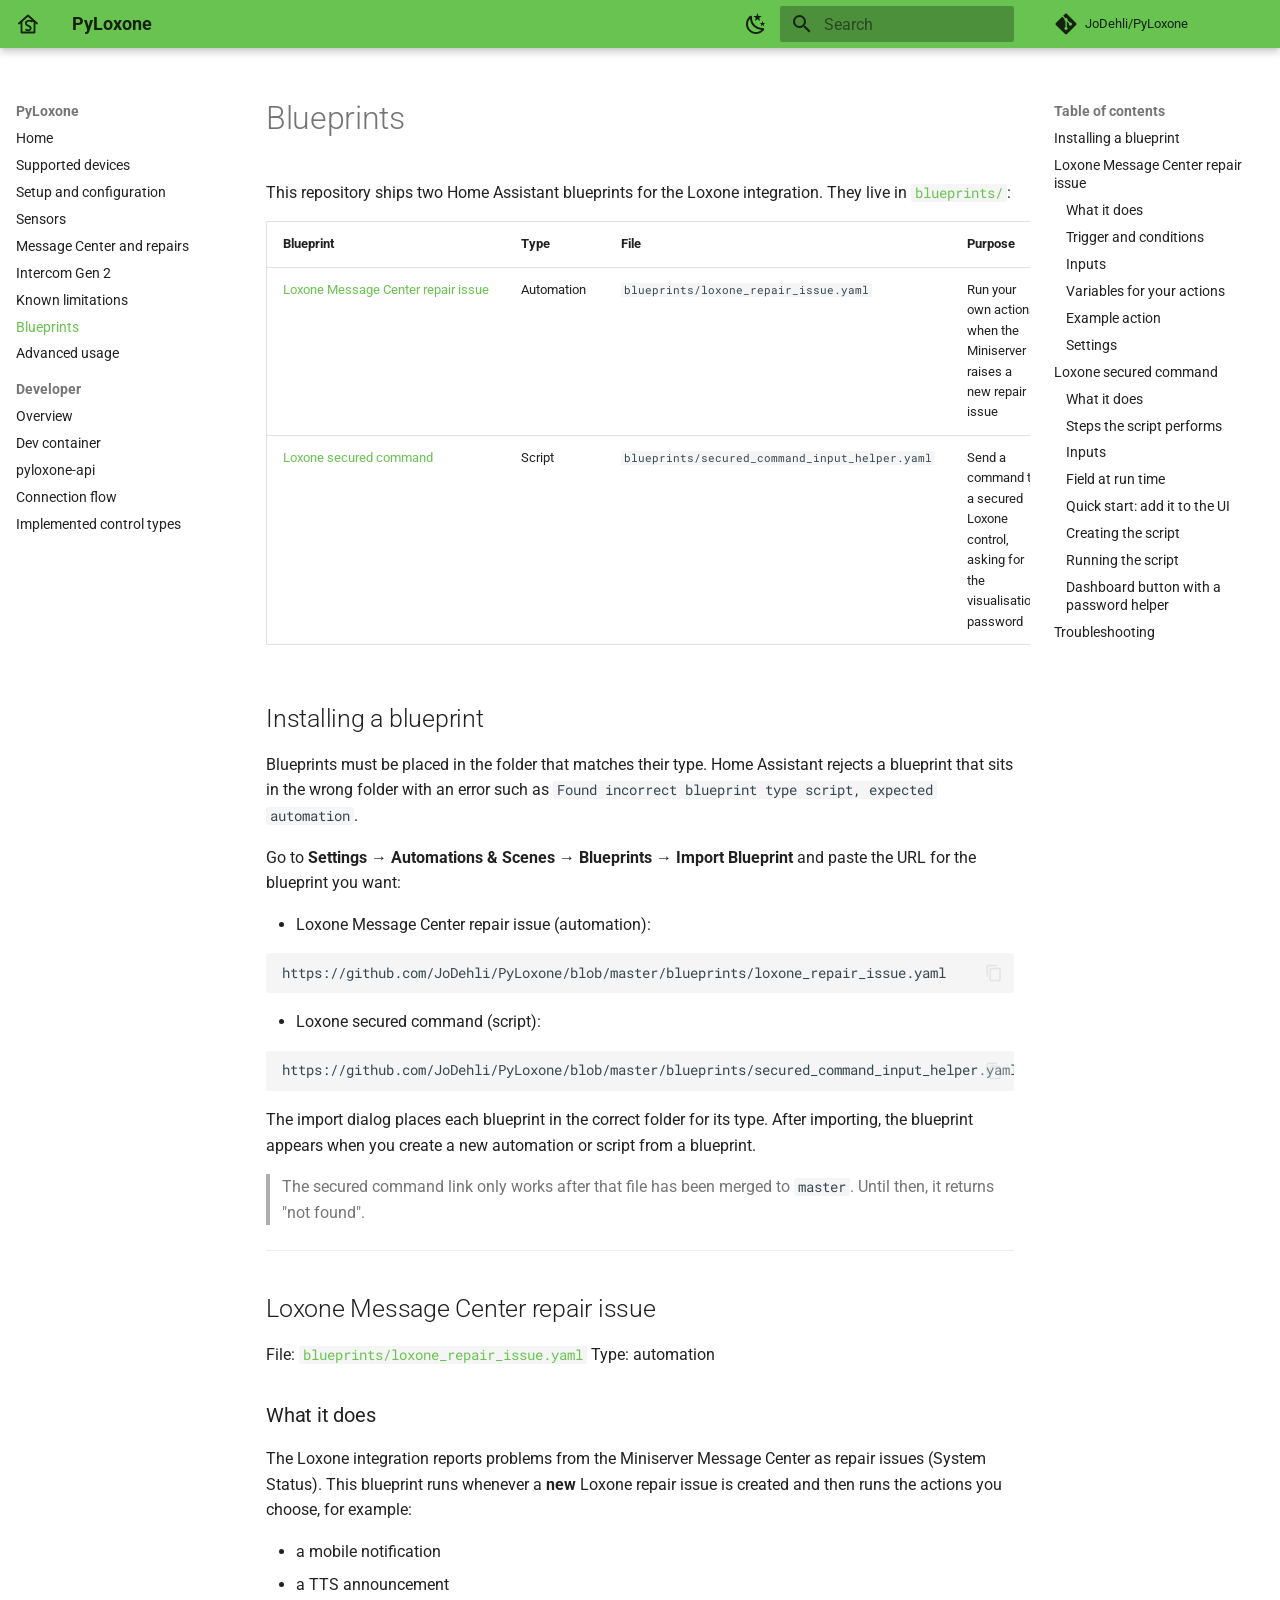
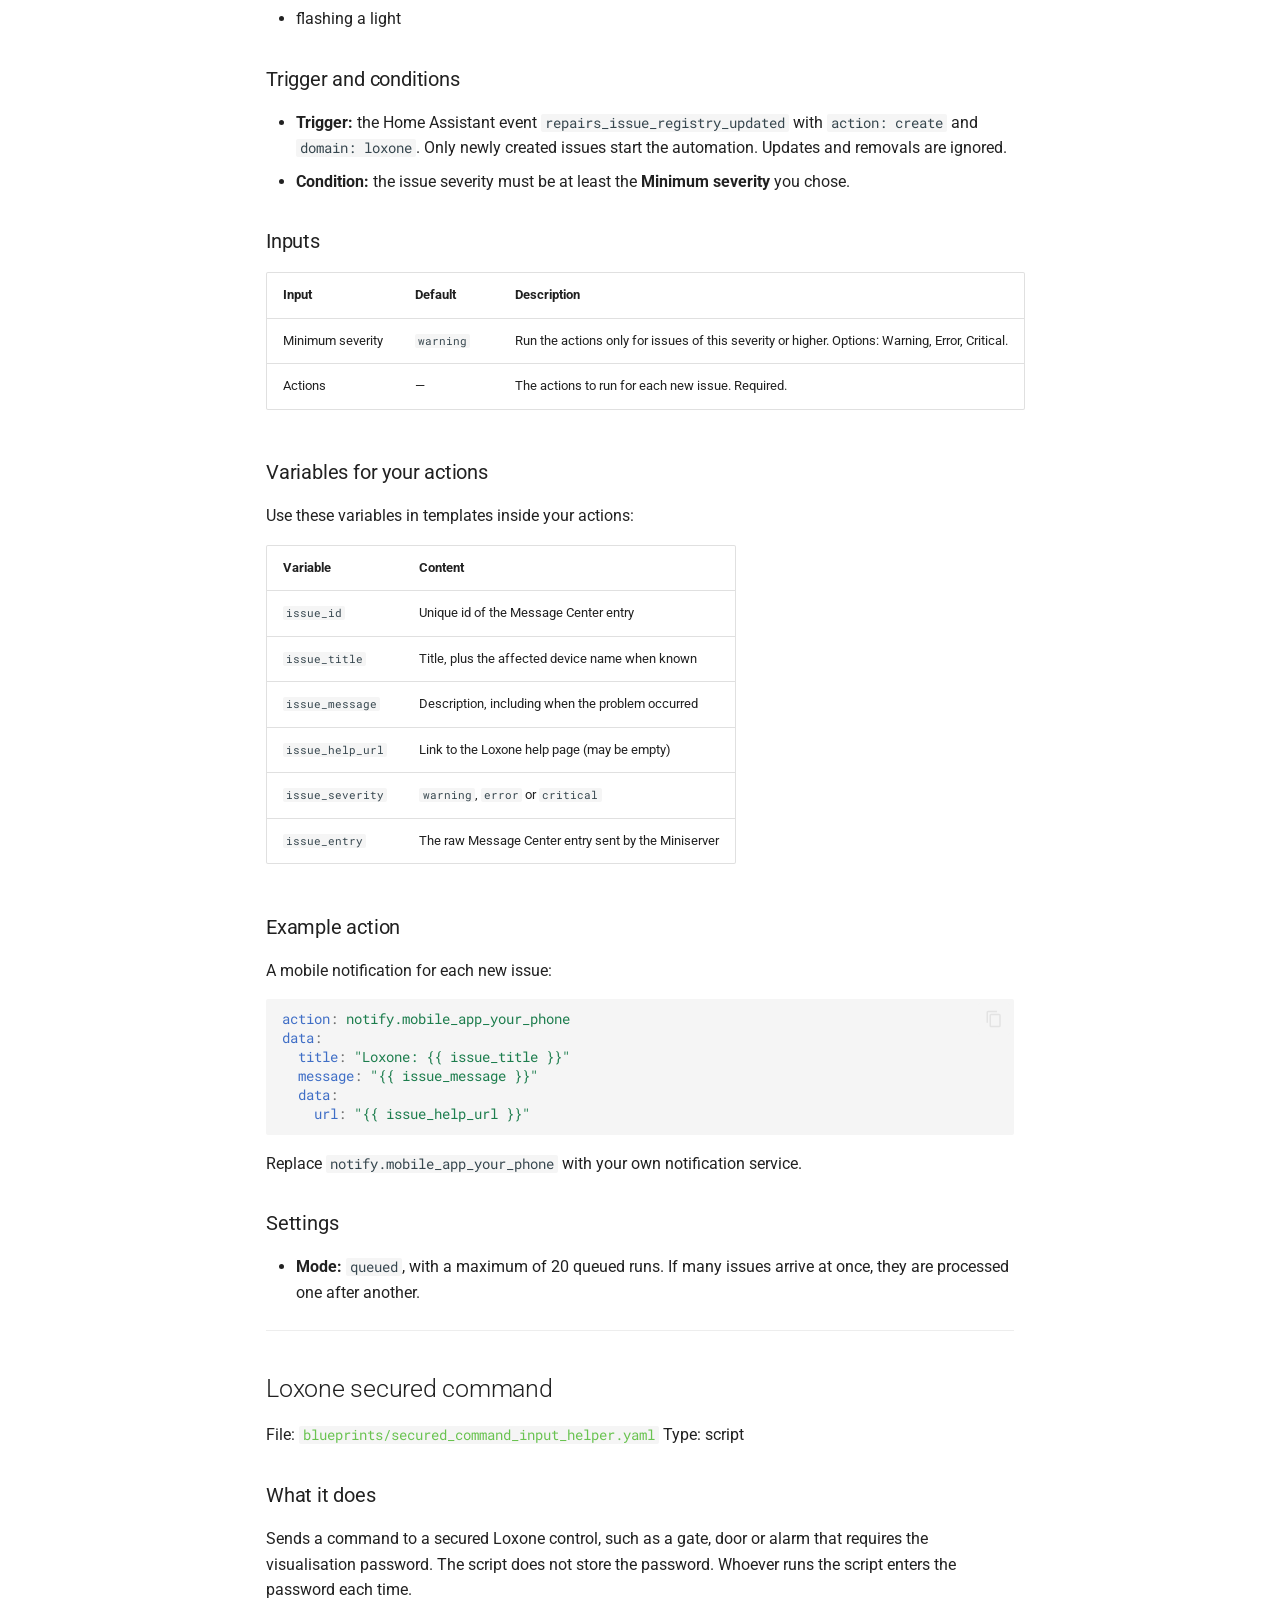
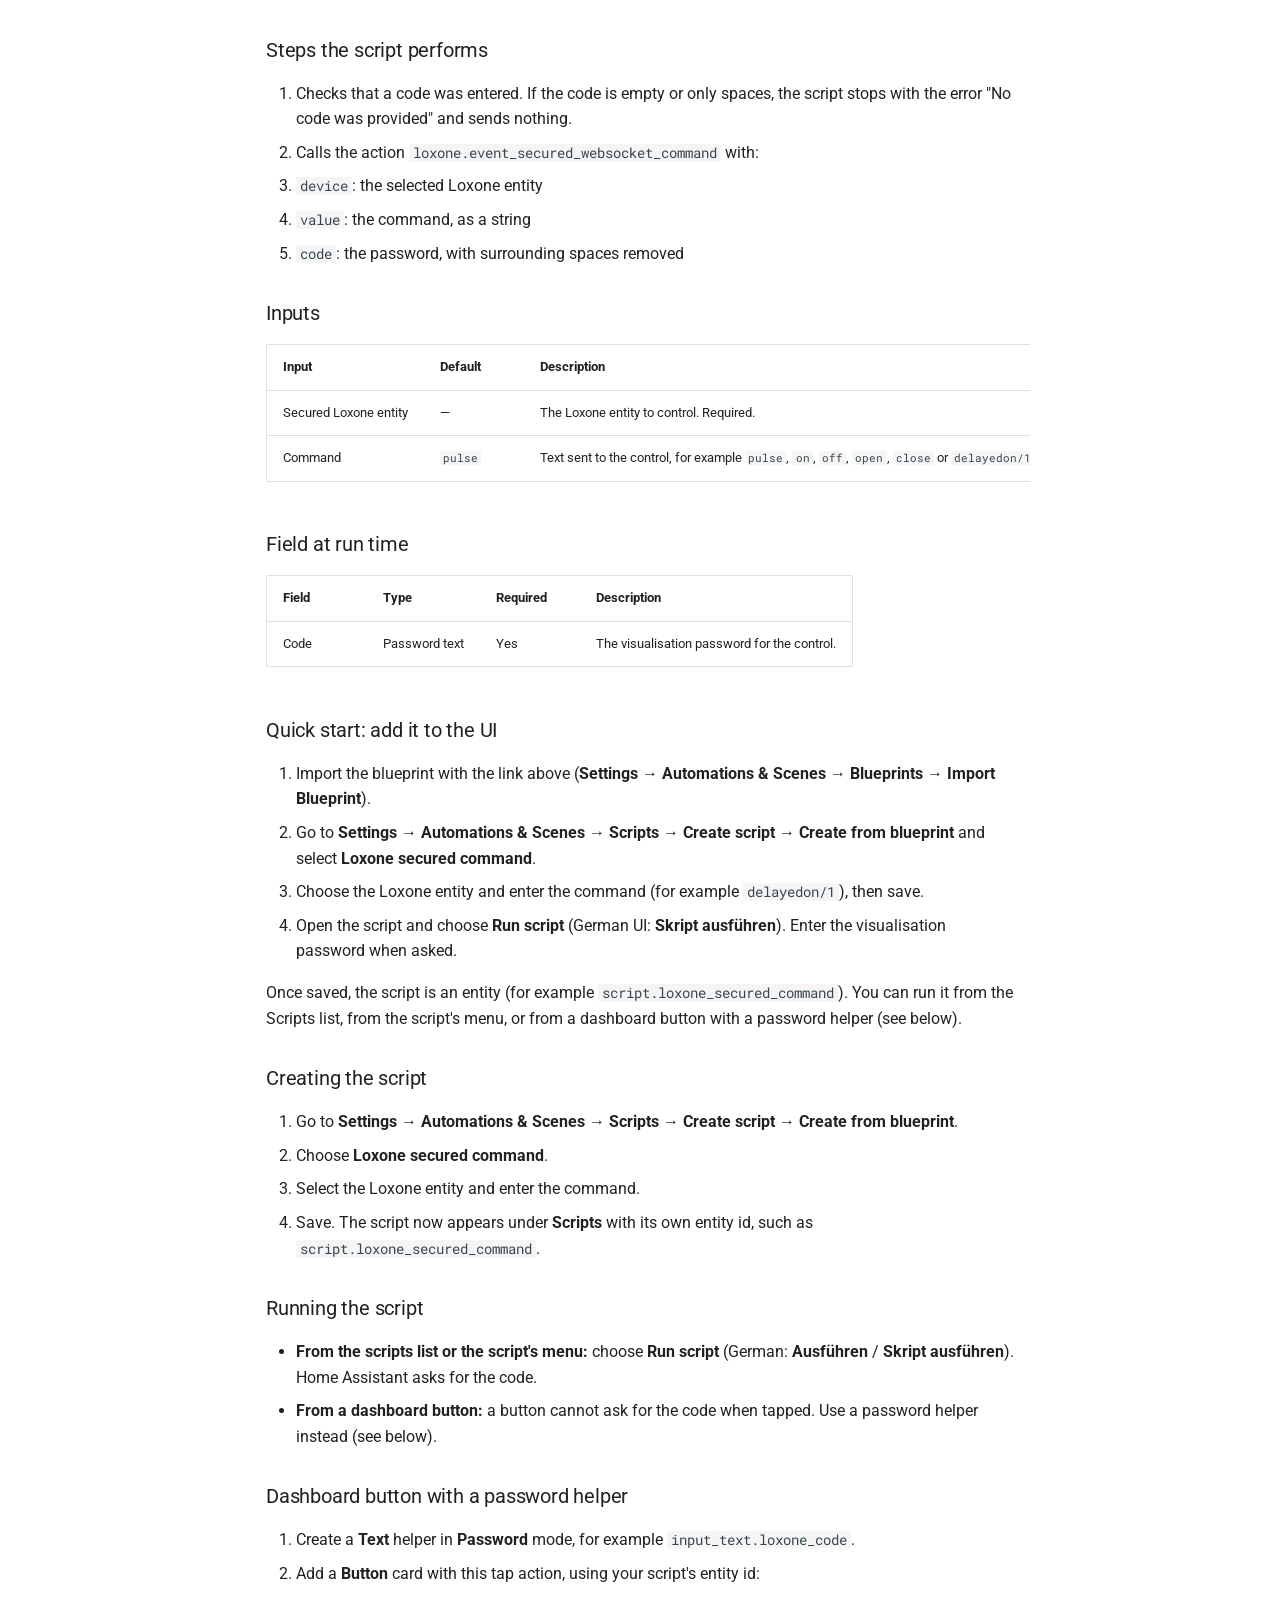
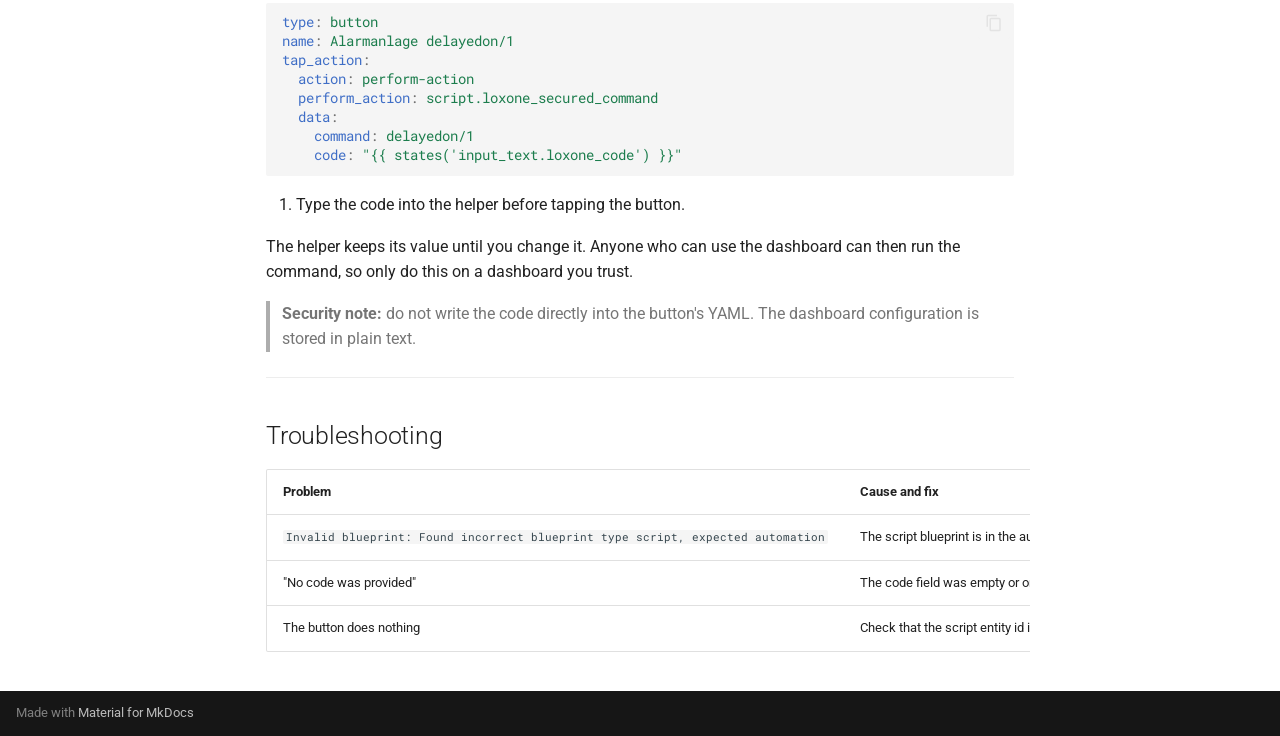
<file: blueprints/index.html>
<!doctype html>
<html lang="en" class="no-js">
  <head>
    
      <meta charset="utf-8">
      <meta name="viewport" content="width=device-width,initial-scale=1">
      
        <meta name="description" content="Home Assistant integration for the Loxone Miniserver">
      
      
      
        <link rel="canonical" href="https://jodehli.github.io/PyLoxone/blueprints/">
      
      
        <link rel="prev" href="../known-limitations/">
      
      
        <link rel="next" href="../advanced/">
      
      
        
      
      
      <link rel="icon" href="../assets/favicon.svg">
      <meta name="generator" content="mkdocs-1.6.1, mkdocs-material-9.8.2">
    
    
      
        <title>Blueprints - PyLoxone</title>
      
    
    
      <link rel="stylesheet" href="../assets/stylesheets/main.57a0d79d.min.css">
      
        
        <link rel="stylesheet" href="../assets/stylesheets/palette.fb2fffe2.min.css">
      
      


    
    
      
    
    
      
        
        
        <link rel="preconnect" href="https://fonts.gstatic.com" crossorigin>
        <link rel="stylesheet" href="https://fonts.googleapis.com/css?family=Roboto:300,300i,400,400i,700,700i%7CRoboto+Mono:400,400i,700,700i&display=fallback">
        <style>:root{--md-text-font:"Roboto";--md-code-font:"Roboto Mono"}</style>
      
    
    
      <link rel="stylesheet" href="../stylesheets/extra.css">
    
    <script>__md_scope=new URL("..",location),__md_hash=e=>[...e].reduce(((e,_)=>(e<<5)-e+_.charCodeAt(0)),0),__md_get=(e,_=localStorage,t=__md_scope)=>JSON.parse(_.getItem(t.pathname+"."+e)),__md_set=(e,_,t=localStorage,a=__md_scope)=>{try{t.setItem(a.pathname+"."+e,JSON.stringify(_))}catch(e){}}</script>
    
      

    
    
  </head>
  
  
    
    
      
    
    
    
    
    <body dir="ltr" data-md-color-scheme="default" data-md-color-primary="custom" data-md-color-accent="custom">
  
    
    <input class="md-toggle" data-md-toggle="drawer" type="checkbox" id="__drawer" autocomplete="off">
    <input class="md-toggle" data-md-toggle="search" type="checkbox" id="__search" autocomplete="off">
    <label class="md-overlay" for="__drawer"></label>
    <div data-md-component="skip">
      
        
        <a href="#blueprints" class="md-skip">
          Skip to content
        </a>
      
    </div>
    <div data-md-component="announce">
      
    </div>
    
    
      

  

<header class="md-header md-header--shadow" data-md-component="header">
  <nav class="md-header__inner md-grid" aria-label="Header">
    <a href=".." title="PyLoxone" class="md-header__button md-logo" aria-label="PyLoxone" data-md-component="logo">
      
  
  <svg xmlns="http://www.w3.org/2000/svg" viewBox="0 0 24 24"><g fill="none" stroke="currentColor" stroke-width="1.8" stroke-linecap="round" stroke-linejoin="round"><path d="M3 11.5 12 3.5l9 8"/><path d="M5.5 10v10.5h13V10"/><path d="M15.5 9.2c-3-1.2-6.2 0-5.6 2.6.6 2.6 5.4 1.6 4.8 4.6-.4 2-2.6 2.4-4.6 1.4"/><path d="M16.5 9.2h1.2m0 0 .7-.6m-.7.6.7.6" stroke-width="1.1"/></g><circle cx="15.7" cy="9.3" r="1" fill="currentColor"/></svg>

    </a>
    <label class="md-header__button md-icon" for="__drawer">
      
      <svg xmlns="http://www.w3.org/2000/svg" viewBox="0 0 24 24"><path d="M3 6h18v2H3zm0 5h18v2H3zm0 5h18v2H3z"/></svg>
    </label>
    <div class="md-header__title" data-md-component="header-title">
      <div class="md-header__ellipsis">
        <div class="md-header__topic">
          <span class="md-ellipsis">
            PyLoxone
          </span>
        </div>
        <div class="md-header__topic" data-md-component="header-topic">
          <span class="md-ellipsis">
            
              Blueprints
            
          </span>
        </div>
      </div>
    </div>
    
      
        <form class="md-header__option" data-md-component="palette">
  
    
    
    
    <input class="md-option" data-md-color-media="(prefers-color-scheme: light)" data-md-color-scheme="default" data-md-color-primary="custom" data-md-color-accent="custom"  aria-label="Switch to dark mode"  type="radio" name="__palette" id="__palette_0">
    
      <label class="md-header__button md-icon" title="Switch to dark mode" for="__palette_1" hidden>
        <svg xmlns="http://www.w3.org/2000/svg" viewBox="0 0 24 24"><path d="m17.75 4.09-2.53 1.94.91 3.06-2.63-1.81-2.63 1.81.91-3.06-2.53-1.94L12.44 4l1.06-3 1.06 3zm3.5 6.91-1.64 1.25.59 1.98-1.7-1.17-1.7 1.17.59-1.98L15.75 11l2.06-.05L18.5 9l.69 1.95zm-2.28 4.95c.83-.08 1.72 1.1 1.19 1.85-.32.45-.66.87-1.08 1.27C15.17 23 8.84 23 4.94 19.07c-3.91-3.9-3.91-10.24 0-14.14.4-.4.82-.76 1.27-1.08.75-.53 1.93.36 1.85 1.19-.27 2.86.69 5.83 2.89 8.02a9.96 9.96 0 0 0 8.02 2.89m-1.64 2.02a12.08 12.08 0 0 1-7.8-3.47c-2.17-2.19-3.33-5-3.49-7.82-2.81 3.14-2.7 7.96.31 10.98 3.02 3.01 7.84 3.12 10.98.31"/></svg>
      </label>
    
  
    
    
    
    <input class="md-option" data-md-color-media="(prefers-color-scheme: dark)" data-md-color-scheme="slate" data-md-color-primary="custom" data-md-color-accent="custom"  aria-label="Switch to light mode"  type="radio" name="__palette" id="__palette_1">
    
      <label class="md-header__button md-icon" title="Switch to light mode" for="__palette_0" hidden>
        <svg xmlns="http://www.w3.org/2000/svg" viewBox="0 0 24 24"><path d="M12 7a5 5 0 0 1 5 5 5 5 0 0 1-5 5 5 5 0 0 1-5-5 5 5 0 0 1 5-5m0 2a3 3 0 0 0-3 3 3 3 0 0 0 3 3 3 3 0 0 0 3-3 3 3 0 0 0-3-3m0-7 2.39 3.42C13.65 5.15 12.84 5 12 5s-1.65.15-2.39.42zM3.34 7l4.16-.35A7.2 7.2 0 0 0 5.94 8.5c-.44.74-.69 1.5-.83 2.29zm.02 10 1.76-3.77a7.131 7.131 0 0 0 2.38 4.14zM20.65 7l-1.77 3.79a7.02 7.02 0 0 0-2.38-4.15zm-.01 10-4.14.36c.59-.51 1.12-1.14 1.54-1.86.42-.73.69-1.5.83-2.29zM12 22l-2.41-3.44c.74.27 1.55.44 2.41.44.82 0 1.63-.17 2.37-.44z"/></svg>
      </label>
    
  
</form>
      
    
    
      <script>var palette=__md_get("__palette");if(palette&&palette.color){if("(prefers-color-scheme)"===palette.color.media){var media=matchMedia("(prefers-color-scheme: light)"),input=document.querySelector(media.matches?"[data-md-color-media='(prefers-color-scheme: light)']":"[data-md-color-media='(prefers-color-scheme: dark)']");palette.color.media=input.getAttribute("data-md-color-media"),palette.color.scheme=input.getAttribute("data-md-color-scheme"),palette.color.primary=input.getAttribute("data-md-color-primary"),palette.color.accent=input.getAttribute("data-md-color-accent")}for(var[key,value]of Object.entries(palette.color))document.body.setAttribute("data-md-color-"+key,value)}</script>
    
    
    
      
      
        <label class="md-header__button md-icon" for="__search">
          
          <svg xmlns="http://www.w3.org/2000/svg" viewBox="0 0 24 24"><path d="M9.5 3A6.5 6.5 0 0 1 16 9.5c0 1.61-.59 3.09-1.56 4.23l.27.27h.79l5 5-1.5 1.5-5-5v-.79l-.27-.27A6.52 6.52 0 0 1 9.5 16 6.5 6.5 0 0 1 3 9.5 6.5 6.5 0 0 1 9.5 3m0 2C7 5 5 7 5 9.5S7 14 9.5 14 14 12 14 9.5 12 5 9.5 5"/></svg>
        </label>
        <div class="md-search" data-md-component="search" role="dialog">
  <label class="md-search__overlay" for="__search"></label>
  <div class="md-search__inner" role="search">
    <form class="md-search__form" name="search">
      <input type="text" class="md-search__input" name="query" aria-label="Search" placeholder="Search" autocapitalize="off" autocorrect="off" autocomplete="off" spellcheck="false" data-md-component="search-query" required>
      <label class="md-search__icon md-icon" for="__search">
        
        <svg xmlns="http://www.w3.org/2000/svg" viewBox="0 0 24 24"><path d="M9.5 3A6.5 6.5 0 0 1 16 9.5c0 1.61-.59 3.09-1.56 4.23l.27.27h.79l5 5-1.5 1.5-5-5v-.79l-.27-.27A6.52 6.52 0 0 1 9.5 16 6.5 6.5 0 0 1 3 9.5 6.5 6.5 0 0 1 9.5 3m0 2C7 5 5 7 5 9.5S7 14 9.5 14 14 12 14 9.5 12 5 9.5 5"/></svg>
        
        <svg xmlns="http://www.w3.org/2000/svg" viewBox="0 0 24 24"><path d="M20 11v2H8l5.5 5.5-1.42 1.42L4.16 12l7.92-7.92L13.5 5.5 8 11z"/></svg>
      </label>
      <nav class="md-search__options" aria-label="Search">
        
        <button type="reset" class="md-search__icon md-icon" title="Clear" aria-label="Clear" tabindex="-1">
          
          <svg xmlns="http://www.w3.org/2000/svg" viewBox="0 0 24 24"><path d="M19 6.41 17.59 5 12 10.59 6.41 5 5 6.41 10.59 12 5 17.59 6.41 19 12 13.41 17.59 19 19 17.59 13.41 12z"/></svg>
        </button>
      </nav>
      
    </form>
    <div class="md-search__output">
      <div class="md-search__scrollwrap" tabindex="0" data-md-scrollfix>
        <div class="md-search-result" data-md-component="search-result">
          <div class="md-search-result__meta">
            Initializing search
          </div>
          <ol class="md-search-result__list" role="presentation"></ol>
        </div>
      </div>
    </div>
  </div>
</div>
      
    
    
      <div class="md-header__source">
        <a href="https://github.com/JoDehli/PyLoxone" title="Go to repository" class="md-source" data-md-component="source">
  <div class="md-source__icon md-icon">
    
    <svg xmlns="http://www.w3.org/2000/svg" viewBox="0 0 448 512"><!--! Font Awesome Free 7.1.0 by @fontawesome - https://fontawesome.com License - https://fontawesome.com/license/free (Icons: CC BY 4.0, Fonts: SIL OFL 1.1, Code: MIT License) Copyright 2025 Fonticons, Inc.--><path d="M439.6 236.1 244 40.5c-5.4-5.5-12.8-8.5-20.4-8.5s-15 3-20.4 8.4L162.5 81l51.5 51.5c27.1-9.1 52.7 16.8 43.4 43.7l49.7 49.7c34.2-11.8 61.2 31 35.5 56.7-26.5 26.5-70.2-2.9-56-37.3L240.3 199v121.9c25.3 12.5 22.3 41.8 9.1 55-6.4 6.4-15.2 10.1-24.3 10.1s-17.8-3.6-24.3-10.1c-17.6-17.6-11.1-46.9 11.2-56v-123c-20.8-8.5-24.6-30.7-18.6-45L142.6 101 8.5 235.1C3 240.6 0 247.9 0 255.5s3 15 8.5 20.4l195.6 195.7c5.4 5.4 12.7 8.4 20.4 8.4s15-3 20.4-8.4l194.7-194.7c5.4-5.4 8.4-12.8 8.4-20.4s-3-15-8.4-20.4"/></svg>
  </div>
  <div class="md-source__repository">
    JoDehli/PyLoxone
  </div>
</a>
      </div>
    
  </nav>
  
</header>
    
    <div class="md-container" data-md-component="container">
      
      
        
          
        
      
      <main class="md-main" data-md-component="main">
        <div class="md-main__inner md-grid">
          
            
              
              <div class="md-sidebar md-sidebar--primary" data-md-component="sidebar" data-md-type="navigation" >
                <div class="md-sidebar__scrollwrap">
                  <div class="md-sidebar__inner">
                    



<nav class="md-nav md-nav--primary" aria-label="Navigation" data-md-level="0">
  <label class="md-nav__title" for="__drawer">
    <a href=".." title="PyLoxone" class="md-nav__button md-logo" aria-label="PyLoxone" data-md-component="logo">
      
  
  <svg xmlns="http://www.w3.org/2000/svg" viewBox="0 0 24 24"><g fill="none" stroke="currentColor" stroke-width="1.8" stroke-linecap="round" stroke-linejoin="round"><path d="M3 11.5 12 3.5l9 8"/><path d="M5.5 10v10.5h13V10"/><path d="M15.5 9.2c-3-1.2-6.2 0-5.6 2.6.6 2.6 5.4 1.6 4.8 4.6-.4 2-2.6 2.4-4.6 1.4"/><path d="M16.5 9.2h1.2m0 0 .7-.6m-.7.6.7.6" stroke-width="1.1"/></g><circle cx="15.7" cy="9.3" r="1" fill="currentColor"/></svg>

    </a>
    PyLoxone
  </label>
  
    <div class="md-nav__source">
      <a href="https://github.com/JoDehli/PyLoxone" title="Go to repository" class="md-source" data-md-component="source">
  <div class="md-source__icon md-icon">
    
    <svg xmlns="http://www.w3.org/2000/svg" viewBox="0 0 448 512"><!--! Font Awesome Free 7.1.0 by @fontawesome - https://fontawesome.com License - https://fontawesome.com/license/free (Icons: CC BY 4.0, Fonts: SIL OFL 1.1, Code: MIT License) Copyright 2025 Fonticons, Inc.--><path d="M439.6 236.1 244 40.5c-5.4-5.5-12.8-8.5-20.4-8.5s-15 3-20.4 8.4L162.5 81l51.5 51.5c27.1-9.1 52.7 16.8 43.4 43.7l49.7 49.7c34.2-11.8 61.2 31 35.5 56.7-26.5 26.5-70.2-2.9-56-37.3L240.3 199v121.9c25.3 12.5 22.3 41.8 9.1 55-6.4 6.4-15.2 10.1-24.3 10.1s-17.8-3.6-24.3-10.1c-17.6-17.6-11.1-46.9 11.2-56v-123c-20.8-8.5-24.6-30.7-18.6-45L142.6 101 8.5 235.1C3 240.6 0 247.9 0 255.5s3 15 8.5 20.4l195.6 195.7c5.4 5.4 12.7 8.4 20.4 8.4s15-3 20.4-8.4l194.7-194.7c5.4-5.4 8.4-12.8 8.4-20.4s-3-15-8.4-20.4"/></svg>
  </div>
  <div class="md-source__repository">
    JoDehli/PyLoxone
  </div>
</a>
    </div>
  
  <ul class="md-nav__list" data-md-scrollfix>
    
      
      
  
  
  
  
    <li class="md-nav__item">
      <a href=".." class="md-nav__link">
        
  
  
  <span class="md-ellipsis">
    
  
    Home
  

    
  </span>
  
  

      </a>
    </li>
  

    
      
      
  
  
  
  
    <li class="md-nav__item">
      <a href="../supported-devices/" class="md-nav__link">
        
  
  
  <span class="md-ellipsis">
    
  
    Supported devices
  

    
  </span>
  
  

      </a>
    </li>
  

    
      
      
  
  
  
  
    <li class="md-nav__item">
      <a href="../setup/" class="md-nav__link">
        
  
  
  <span class="md-ellipsis">
    
  
    Setup and configuration
  

    
  </span>
  
  

      </a>
    </li>
  

    
      
      
  
  
  
  
    <li class="md-nav__item">
      <a href="../sensors/" class="md-nav__link">
        
  
  
  <span class="md-ellipsis">
    
  
    Sensors
  

    
  </span>
  
  

      </a>
    </li>
  

    
      
      
  
  
  
  
    <li class="md-nav__item">
      <a href="../message-center/" class="md-nav__link">
        
  
  
  <span class="md-ellipsis">
    
  
    Message Center and repairs
  

    
  </span>
  
  

      </a>
    </li>
  

    
      
      
  
  
  
  
    <li class="md-nav__item">
      <a href="../intercom-gen2/" class="md-nav__link">
        
  
  
  <span class="md-ellipsis">
    
  
    Intercom Gen 2
  

    
  </span>
  
  

      </a>
    </li>
  

    
      
      
  
  
  
  
    <li class="md-nav__item">
      <a href="../known-limitations/" class="md-nav__link">
        
  
  
  <span class="md-ellipsis">
    
  
    Known limitations
  

    
  </span>
  
  

      </a>
    </li>
  

    
      
      
  
  
    
  
  
  
    <li class="md-nav__item md-nav__item--active">
      
      <input class="md-nav__toggle md-toggle" type="checkbox" id="__toc">
      
      
        
      
      
        <label class="md-nav__link md-nav__link--active" for="__toc">
          
  
  
  <span class="md-ellipsis">
    
  
    Blueprints
  

    
  </span>
  
  

          <span class="md-nav__icon md-icon"></span>
        </label>
      
      <a href="./" class="md-nav__link md-nav__link--active">
        
  
  
  <span class="md-ellipsis">
    
  
    Blueprints
  

    
  </span>
  
  

      </a>
      
        

<nav class="md-nav md-nav--secondary" aria-label="Table of contents">
  
  
  
    
  
  
    <label class="md-nav__title" for="__toc">
      <span class="md-nav__icon md-icon"></span>
      Table of contents
    </label>
    <ul class="md-nav__list" data-md-component="toc" data-md-scrollfix>
      
        <li class="md-nav__item">
  <a href="#installing-a-blueprint" class="md-nav__link">
    <span class="md-ellipsis">
      
        Installing a blueprint
      
    </span>
  </a>
  
</li>
      
        <li class="md-nav__item">
  <a href="#loxone-message-center-repair-issue" class="md-nav__link">
    <span class="md-ellipsis">
      
        Loxone Message Center repair issue
      
    </span>
  </a>
  
    <nav class="md-nav" aria-label="Loxone Message Center repair issue">
      <ul class="md-nav__list">
        
          <li class="md-nav__item">
  <a href="#what-it-does" class="md-nav__link">
    <span class="md-ellipsis">
      
        What it does
      
    </span>
  </a>
  
</li>
        
          <li class="md-nav__item">
  <a href="#trigger-and-conditions" class="md-nav__link">
    <span class="md-ellipsis">
      
        Trigger and conditions
      
    </span>
  </a>
  
</li>
        
          <li class="md-nav__item">
  <a href="#inputs" class="md-nav__link">
    <span class="md-ellipsis">
      
        Inputs
      
    </span>
  </a>
  
</li>
        
          <li class="md-nav__item">
  <a href="#variables-for-your-actions" class="md-nav__link">
    <span class="md-ellipsis">
      
        Variables for your actions
      
    </span>
  </a>
  
</li>
        
          <li class="md-nav__item">
  <a href="#example-action" class="md-nav__link">
    <span class="md-ellipsis">
      
        Example action
      
    </span>
  </a>
  
</li>
        
          <li class="md-nav__item">
  <a href="#settings" class="md-nav__link">
    <span class="md-ellipsis">
      
        Settings
      
    </span>
  </a>
  
</li>
        
      </ul>
    </nav>
  
</li>
      
        <li class="md-nav__item">
  <a href="#loxone-secured-command" class="md-nav__link">
    <span class="md-ellipsis">
      
        Loxone secured command
      
    </span>
  </a>
  
    <nav class="md-nav" aria-label="Loxone secured command">
      <ul class="md-nav__list">
        
          <li class="md-nav__item">
  <a href="#what-it-does_1" class="md-nav__link">
    <span class="md-ellipsis">
      
        What it does
      
    </span>
  </a>
  
</li>
        
          <li class="md-nav__item">
  <a href="#steps-the-script-performs" class="md-nav__link">
    <span class="md-ellipsis">
      
        Steps the script performs
      
    </span>
  </a>
  
</li>
        
          <li class="md-nav__item">
  <a href="#inputs_1" class="md-nav__link">
    <span class="md-ellipsis">
      
        Inputs
      
    </span>
  </a>
  
</li>
        
          <li class="md-nav__item">
  <a href="#field-at-run-time" class="md-nav__link">
    <span class="md-ellipsis">
      
        Field at run time
      
    </span>
  </a>
  
</li>
        
          <li class="md-nav__item">
  <a href="#quick-start-add-it-to-the-ui" class="md-nav__link">
    <span class="md-ellipsis">
      
        Quick start: add it to the UI
      
    </span>
  </a>
  
</li>
        
          <li class="md-nav__item">
  <a href="#creating-the-script" class="md-nav__link">
    <span class="md-ellipsis">
      
        Creating the script
      
    </span>
  </a>
  
</li>
        
          <li class="md-nav__item">
  <a href="#running-the-script" class="md-nav__link">
    <span class="md-ellipsis">
      
        Running the script
      
    </span>
  </a>
  
</li>
        
          <li class="md-nav__item">
  <a href="#dashboard-button-with-a-password-helper" class="md-nav__link">
    <span class="md-ellipsis">
      
        Dashboard button with a password helper
      
    </span>
  </a>
  
</li>
        
      </ul>
    </nav>
  
</li>
      
        <li class="md-nav__item">
  <a href="#troubleshooting" class="md-nav__link">
    <span class="md-ellipsis">
      
        Troubleshooting
      
    </span>
  </a>
  
</li>
      
    </ul>
  
</nav>
      
    </li>
  

    
      
      
  
  
  
  
    <li class="md-nav__item">
      <a href="../advanced/" class="md-nav__link">
        
  
  
  <span class="md-ellipsis">
    
  
    Advanced usage
  

    
  </span>
  
  

      </a>
    </li>
  

    
      
      
  
  
  
  
    
    
    
    
      
        
        
      
    
    
    <li class="md-nav__item md-nav__item--section md-nav__item--nested">
      
        
        
        <input class="md-nav__toggle md-toggle " type="checkbox" id="__nav_10" >
        
          
          <label class="md-nav__link" for="__nav_10" id="__nav_10_label" tabindex="">
            
  
  
  <span class="md-ellipsis">
    
  
    Developer
  

    
  </span>
  
  

            <span class="md-nav__icon md-icon"></span>
          </label>
        
        <nav class="md-nav" data-md-level="1" aria-labelledby="__nav_10_label" aria-expanded="false">
          <label class="md-nav__title" for="__nav_10">
            <span class="md-nav__icon md-icon"></span>
            
  
    Developer
  

          </label>
          <ul class="md-nav__list" data-md-scrollfix>
            
              
                
  
  
  
  
    <li class="md-nav__item">
      <a href="../developer/" class="md-nav__link">
        
  
  
  <span class="md-ellipsis">
    
  
    Overview
  

    
  </span>
  
  

      </a>
    </li>
  

              
            
              
                
  
  
  
  
    <li class="md-nav__item">
      <a href="../developer/devcontainer/" class="md-nav__link">
        
  
  
  <span class="md-ellipsis">
    
  
    Dev container
  

    
  </span>
  
  

      </a>
    </li>
  

              
            
              
                
  
  
  
  
    <li class="md-nav__item">
      <a href="../developer/pyloxone-api/" class="md-nav__link">
        
  
  
  <span class="md-ellipsis">
    
  
    pyloxone-api
  

    
  </span>
  
  

      </a>
    </li>
  

              
            
              
                
  
  
  
  
    <li class="md-nav__item">
      <a href="../developer/connection-flow/" class="md-nav__link">
        
  
  
  <span class="md-ellipsis">
    
  
    Connection flow
  

    
  </span>
  
  

      </a>
    </li>
  

              
            
              
                
  
  
  
  
    <li class="md-nav__item">
      <a href="../developer/implemented-control-types/" class="md-nav__link">
        
  
  
  <span class="md-ellipsis">
    
  
    Implemented control types
  

    
  </span>
  
  

      </a>
    </li>
  

              
            
          </ul>
        </nav>
      
    </li>
  

    
  </ul>
</nav>
                  </div>
                </div>
              </div>
            
            
              
              <div class="md-sidebar md-sidebar--secondary" data-md-component="sidebar" data-md-type="toc" >
                <div class="md-sidebar__scrollwrap">
                  <div class="md-sidebar__inner">
                    

<nav class="md-nav md-nav--secondary" aria-label="Table of contents">
  
  
  
    
  
  
    <label class="md-nav__title" for="__toc">
      <span class="md-nav__icon md-icon"></span>
      Table of contents
    </label>
    <ul class="md-nav__list" data-md-component="toc" data-md-scrollfix>
      
        <li class="md-nav__item">
  <a href="#installing-a-blueprint" class="md-nav__link">
    <span class="md-ellipsis">
      
        Installing a blueprint
      
    </span>
  </a>
  
</li>
      
        <li class="md-nav__item">
  <a href="#loxone-message-center-repair-issue" class="md-nav__link">
    <span class="md-ellipsis">
      
        Loxone Message Center repair issue
      
    </span>
  </a>
  
    <nav class="md-nav" aria-label="Loxone Message Center repair issue">
      <ul class="md-nav__list">
        
          <li class="md-nav__item">
  <a href="#what-it-does" class="md-nav__link">
    <span class="md-ellipsis">
      
        What it does
      
    </span>
  </a>
  
</li>
        
          <li class="md-nav__item">
  <a href="#trigger-and-conditions" class="md-nav__link">
    <span class="md-ellipsis">
      
        Trigger and conditions
      
    </span>
  </a>
  
</li>
        
          <li class="md-nav__item">
  <a href="#inputs" class="md-nav__link">
    <span class="md-ellipsis">
      
        Inputs
      
    </span>
  </a>
  
</li>
        
          <li class="md-nav__item">
  <a href="#variables-for-your-actions" class="md-nav__link">
    <span class="md-ellipsis">
      
        Variables for your actions
      
    </span>
  </a>
  
</li>
        
          <li class="md-nav__item">
  <a href="#example-action" class="md-nav__link">
    <span class="md-ellipsis">
      
        Example action
      
    </span>
  </a>
  
</li>
        
          <li class="md-nav__item">
  <a href="#settings" class="md-nav__link">
    <span class="md-ellipsis">
      
        Settings
      
    </span>
  </a>
  
</li>
        
      </ul>
    </nav>
  
</li>
      
        <li class="md-nav__item">
  <a href="#loxone-secured-command" class="md-nav__link">
    <span class="md-ellipsis">
      
        Loxone secured command
      
    </span>
  </a>
  
    <nav class="md-nav" aria-label="Loxone secured command">
      <ul class="md-nav__list">
        
          <li class="md-nav__item">
  <a href="#what-it-does_1" class="md-nav__link">
    <span class="md-ellipsis">
      
        What it does
      
    </span>
  </a>
  
</li>
        
          <li class="md-nav__item">
  <a href="#steps-the-script-performs" class="md-nav__link">
    <span class="md-ellipsis">
      
        Steps the script performs
      
    </span>
  </a>
  
</li>
        
          <li class="md-nav__item">
  <a href="#inputs_1" class="md-nav__link">
    <span class="md-ellipsis">
      
        Inputs
      
    </span>
  </a>
  
</li>
        
          <li class="md-nav__item">
  <a href="#field-at-run-time" class="md-nav__link">
    <span class="md-ellipsis">
      
        Field at run time
      
    </span>
  </a>
  
</li>
        
          <li class="md-nav__item">
  <a href="#quick-start-add-it-to-the-ui" class="md-nav__link">
    <span class="md-ellipsis">
      
        Quick start: add it to the UI
      
    </span>
  </a>
  
</li>
        
          <li class="md-nav__item">
  <a href="#creating-the-script" class="md-nav__link">
    <span class="md-ellipsis">
      
        Creating the script
      
    </span>
  </a>
  
</li>
        
          <li class="md-nav__item">
  <a href="#running-the-script" class="md-nav__link">
    <span class="md-ellipsis">
      
        Running the script
      
    </span>
  </a>
  
</li>
        
          <li class="md-nav__item">
  <a href="#dashboard-button-with-a-password-helper" class="md-nav__link">
    <span class="md-ellipsis">
      
        Dashboard button with a password helper
      
    </span>
  </a>
  
</li>
        
      </ul>
    </nav>
  
</li>
      
        <li class="md-nav__item">
  <a href="#troubleshooting" class="md-nav__link">
    <span class="md-ellipsis">
      
        Troubleshooting
      
    </span>
  </a>
  
</li>
      
    </ul>
  
</nav>
                  </div>
                </div>
              </div>
            
          
          
            <div class="md-content" data-md-component="content">
              
              <article class="md-content__inner md-typeset">
                
                  


  
  


<h1 id="blueprints">Blueprints<a class="headerlink" href="#blueprints" title="Permanent link">&para;</a></h1>
<p>This repository ships two Home Assistant blueprints for the Loxone integration. They live in <a href="https://github.com/JoDehli/PyLoxone/blob/master/blueprints/"><code>blueprints/</code></a>:</p>
<table>
<thead>
<tr>
<th>Blueprint</th>
<th>Type</th>
<th>File</th>
<th>Purpose</th>
</tr>
</thead>
<tbody>
<tr>
<td><a href="#loxone-message-center-repair-issue">Loxone Message Center repair issue</a></td>
<td>Automation</td>
<td><code>blueprints/loxone_repair_issue.yaml</code></td>
<td>Run your own actions when the Miniserver raises a new repair issue</td>
</tr>
<tr>
<td><a href="#loxone-secured-command">Loxone secured command</a></td>
<td>Script</td>
<td><code>blueprints/secured_command_input_helper.yaml</code></td>
<td>Send a command to a secured Loxone control, asking for the visualisation password</td>
</tr>
</tbody>
</table>
<h2 id="installing-a-blueprint">Installing a blueprint<a class="headerlink" href="#installing-a-blueprint" title="Permanent link">&para;</a></h2>
<p>Blueprints must be placed in the folder that matches their type. Home Assistant rejects a blueprint that sits in the wrong folder with an error such as <code>Found incorrect blueprint type script, expected automation</code>.</p>
<p>Go to <strong>Settings → Automations &amp; Scenes → Blueprints → Import Blueprint</strong> and paste the URL for the blueprint you want:</p>
<ul>
<li>Loxone Message Center repair issue (automation):</li>
</ul>
<div class="highlight"><pre><span></span><code><a id="__codelineno-0-1" name="__codelineno-0-1" href="#__codelineno-0-1"></a>https://github.com/JoDehli/PyLoxone/blob/master/blueprints/loxone_repair_issue.yaml
</code></pre></div>
<ul>
<li>Loxone secured command (script):</li>
</ul>
<div class="highlight"><pre><span></span><code><a id="__codelineno-1-1" name="__codelineno-1-1" href="#__codelineno-1-1"></a>https://github.com/JoDehli/PyLoxone/blob/master/blueprints/secured_command_input_helper.yaml
</code></pre></div>
<p>The import dialog places each blueprint in the correct folder for its type. After importing, the blueprint appears when you create a new automation or script from a blueprint.</p>
<blockquote>
<p>The secured command link only works after that file has been merged to <code>master</code>. Until then, it returns "not found".</p>
</blockquote>
<hr />
<h2 id="loxone-message-center-repair-issue">Loxone Message Center repair issue<a class="headerlink" href="#loxone-message-center-repair-issue" title="Permanent link">&para;</a></h2>
<p>File: <a href="https://github.com/JoDehli/PyLoxone/blob/master/blueprints/loxone_repair_issue.yaml"><code>blueprints/loxone_repair_issue.yaml</code></a>
Type: automation</p>
<h3 id="what-it-does">What it does<a class="headerlink" href="#what-it-does" title="Permanent link">&para;</a></h3>
<p>The Loxone integration reports problems from the Miniserver Message Center as repair issues (System Status). This blueprint runs whenever a <strong>new</strong> Loxone repair issue is created and then runs the actions you choose, for example:</p>
<ul>
<li>a mobile notification</li>
<li>a TTS announcement</li>
<li>flashing a light</li>
</ul>
<h3 id="trigger-and-conditions">Trigger and conditions<a class="headerlink" href="#trigger-and-conditions" title="Permanent link">&para;</a></h3>
<ul>
<li><strong>Trigger:</strong> the Home Assistant event <code>repairs_issue_registry_updated</code> with <code>action: create</code> and <code>domain: loxone</code>. Only newly created issues start the automation. Updates and removals are ignored.</li>
<li><strong>Condition:</strong> the issue severity must be at least the <strong>Minimum severity</strong> you chose.</li>
</ul>
<h3 id="inputs">Inputs<a class="headerlink" href="#inputs" title="Permanent link">&para;</a></h3>
<table>
<thead>
<tr>
<th>Input</th>
<th>Default</th>
<th>Description</th>
</tr>
</thead>
<tbody>
<tr>
<td>Minimum severity</td>
<td><code>warning</code></td>
<td>Run the actions only for issues of this severity or higher. Options: Warning, Error, Critical.</td>
</tr>
<tr>
<td>Actions</td>
<td>—</td>
<td>The actions to run for each new issue. Required.</td>
</tr>
</tbody>
</table>
<h3 id="variables-for-your-actions">Variables for your actions<a class="headerlink" href="#variables-for-your-actions" title="Permanent link">&para;</a></h3>
<p>Use these variables in templates inside your actions:</p>
<table>
<thead>
<tr>
<th>Variable</th>
<th>Content</th>
</tr>
</thead>
<tbody>
<tr>
<td><code>issue_id</code></td>
<td>Unique id of the Message Center entry</td>
</tr>
<tr>
<td><code>issue_title</code></td>
<td>Title, plus the affected device name when known</td>
</tr>
<tr>
<td><code>issue_message</code></td>
<td>Description, including when the problem occurred</td>
</tr>
<tr>
<td><code>issue_help_url</code></td>
<td>Link to the Loxone help page (may be empty)</td>
</tr>
<tr>
<td><code>issue_severity</code></td>
<td><code>warning</code>, <code>error</code> or <code>critical</code></td>
</tr>
<tr>
<td><code>issue_entry</code></td>
<td>The raw Message Center entry sent by the Miniserver</td>
</tr>
</tbody>
</table>
<h3 id="example-action">Example action<a class="headerlink" href="#example-action" title="Permanent link">&para;</a></h3>
<p>A mobile notification for each new issue:</p>
<div class="highlight"><pre><span></span><code><a id="__codelineno-2-1" name="__codelineno-2-1" href="#__codelineno-2-1"></a><span class="nt">action</span><span class="p">:</span><span class="w"> </span><span class="l l-Scalar l-Scalar-Plain">notify.mobile_app_your_phone</span>
<a id="__codelineno-2-2" name="__codelineno-2-2" href="#__codelineno-2-2"></a><span class="nt">data</span><span class="p">:</span>
<a id="__codelineno-2-3" name="__codelineno-2-3" href="#__codelineno-2-3"></a><span class="w">  </span><span class="nt">title</span><span class="p">:</span><span class="w"> </span><span class="s">"Loxone:</span><span class="nv"> </span><span class="s">{{</span><span class="nv"> </span><span class="s">issue_title</span><span class="nv"> </span><span class="s">}}"</span>
<a id="__codelineno-2-4" name="__codelineno-2-4" href="#__codelineno-2-4"></a><span class="w">  </span><span class="nt">message</span><span class="p">:</span><span class="w"> </span><span class="s">"{{</span><span class="nv"> </span><span class="s">issue_message</span><span class="nv"> </span><span class="s">}}"</span>
<a id="__codelineno-2-5" name="__codelineno-2-5" href="#__codelineno-2-5"></a><span class="w">  </span><span class="nt">data</span><span class="p">:</span>
<a id="__codelineno-2-6" name="__codelineno-2-6" href="#__codelineno-2-6"></a><span class="w">    </span><span class="nt">url</span><span class="p">:</span><span class="w"> </span><span class="s">"{{</span><span class="nv"> </span><span class="s">issue_help_url</span><span class="nv"> </span><span class="s">}}"</span>
</code></pre></div>
<p>Replace <code>notify.mobile_app_your_phone</code> with your own notification service.</p>
<h3 id="settings">Settings<a class="headerlink" href="#settings" title="Permanent link">&para;</a></h3>
<ul>
<li><strong>Mode:</strong> <code>queued</code>, with a maximum of 20 queued runs. If many issues arrive at once, they are processed one after another.</li>
</ul>
<hr />
<h2 id="loxone-secured-command">Loxone secured command<a class="headerlink" href="#loxone-secured-command" title="Permanent link">&para;</a></h2>
<p>File: <a href="https://github.com/JoDehli/PyLoxone/blob/master/blueprints/secured_command_input_helper.yaml"><code>blueprints/secured_command_input_helper.yaml</code></a>
Type: script</p>
<h3 id="what-it-does_1">What it does<a class="headerlink" href="#what-it-does_1" title="Permanent link">&para;</a></h3>
<p>Sends a command to a secured Loxone control, such as a gate, door or alarm that requires the visualisation password. The script does not store the password. Whoever runs the script enters the password each time.</p>
<h3 id="steps-the-script-performs">Steps the script performs<a class="headerlink" href="#steps-the-script-performs" title="Permanent link">&para;</a></h3>
<ol>
<li>Checks that a code was entered. If the code is empty or only spaces, the script stops with the error "No code was provided" and sends nothing.</li>
<li>Calls the action <code>loxone.event_secured_websocket_command</code> with:</li>
<li><code>device</code>: the selected Loxone entity</li>
<li><code>value</code>: the command, as a string</li>
<li><code>code</code>: the password, with surrounding spaces removed</li>
</ol>
<h3 id="inputs_1">Inputs<a class="headerlink" href="#inputs_1" title="Permanent link">&para;</a></h3>
<table>
<thead>
<tr>
<th>Input</th>
<th>Default</th>
<th>Description</th>
</tr>
</thead>
<tbody>
<tr>
<td>Secured Loxone entity</td>
<td>—</td>
<td>The Loxone entity to control. Required.</td>
</tr>
<tr>
<td>Command</td>
<td><code>pulse</code></td>
<td>Text sent to the control, for example <code>pulse</code>, <code>on</code>, <code>off</code>, <code>open</code>, <code>close</code> or <code>delayedon/1</code>.</td>
</tr>
</tbody>
</table>
<h3 id="field-at-run-time">Field at run time<a class="headerlink" href="#field-at-run-time" title="Permanent link">&para;</a></h3>
<table>
<thead>
<tr>
<th>Field</th>
<th>Type</th>
<th>Required</th>
<th>Description</th>
</tr>
</thead>
<tbody>
<tr>
<td>Code</td>
<td>Password text</td>
<td>Yes</td>
<td>The visualisation password for the control.</td>
</tr>
</tbody>
</table>
<h3 id="quick-start-add-it-to-the-ui">Quick start: add it to the UI<a class="headerlink" href="#quick-start-add-it-to-the-ui" title="Permanent link">&para;</a></h3>
<ol>
<li>Import the blueprint with the link above (<strong>Settings → Automations &amp; Scenes → Blueprints → Import Blueprint</strong>).</li>
<li>Go to <strong>Settings → Automations &amp; Scenes → Scripts → Create script → Create from blueprint</strong> and select <strong>Loxone secured command</strong>.</li>
<li>Choose the Loxone entity and enter the command (for example <code>delayedon/1</code>), then save.</li>
<li>Open the script and choose <strong>Run script</strong> (German UI: <strong>Skript ausführen</strong>). Enter the visualisation password when asked.</li>
</ol>
<p>Once saved, the script is an entity (for example <code>script.loxone_secured_command</code>). You can run it from the Scripts list, from the script's menu, or from a dashboard button with a password helper (see below).</p>
<h3 id="creating-the-script">Creating the script<a class="headerlink" href="#creating-the-script" title="Permanent link">&para;</a></h3>
<ol>
<li>Go to <strong>Settings → Automations &amp; Scenes → Scripts → Create script → Create from blueprint</strong>.</li>
<li>Choose <strong>Loxone secured command</strong>.</li>
<li>Select the Loxone entity and enter the command.</li>
<li>Save. The script now appears under <strong>Scripts</strong> with its own entity id, such as <code>script.loxone_secured_command</code>.</li>
</ol>
<h3 id="running-the-script">Running the script<a class="headerlink" href="#running-the-script" title="Permanent link">&para;</a></h3>
<ul>
<li><strong>From the scripts list or the script's menu:</strong> choose <strong>Run script</strong> (German: <strong>Ausführen</strong> / <strong>Skript ausführen</strong>). Home Assistant asks for the code.</li>
<li><strong>From a dashboard button:</strong> a button cannot ask for the code when tapped. Use a password helper instead (see below).</li>
</ul>
<h3 id="dashboard-button-with-a-password-helper">Dashboard button with a password helper<a class="headerlink" href="#dashboard-button-with-a-password-helper" title="Permanent link">&para;</a></h3>
<ol>
<li>Create a <strong>Text</strong> helper in <strong>Password</strong> mode, for example <code>input_text.loxone_code</code>.</li>
<li>Add a <strong>Button</strong> card with this tap action, using your script's entity id:</li>
</ol>
<div class="highlight"><pre><span></span><code><a id="__codelineno-3-1" name="__codelineno-3-1" href="#__codelineno-3-1"></a><span class="nt">type</span><span class="p">:</span><span class="w"> </span><span class="l l-Scalar l-Scalar-Plain">button</span>
<a id="__codelineno-3-2" name="__codelineno-3-2" href="#__codelineno-3-2"></a><span class="nt">name</span><span class="p">:</span><span class="w"> </span><span class="l l-Scalar l-Scalar-Plain">Alarmanlage delayedon/1</span>
<a id="__codelineno-3-3" name="__codelineno-3-3" href="#__codelineno-3-3"></a><span class="nt">tap_action</span><span class="p">:</span>
<a id="__codelineno-3-4" name="__codelineno-3-4" href="#__codelineno-3-4"></a><span class="w">  </span><span class="nt">action</span><span class="p">:</span><span class="w"> </span><span class="l l-Scalar l-Scalar-Plain">perform-action</span>
<a id="__codelineno-3-5" name="__codelineno-3-5" href="#__codelineno-3-5"></a><span class="w">  </span><span class="nt">perform_action</span><span class="p">:</span><span class="w"> </span><span class="l l-Scalar l-Scalar-Plain">script.loxone_secured_command</span>
<a id="__codelineno-3-6" name="__codelineno-3-6" href="#__codelineno-3-6"></a><span class="w">  </span><span class="nt">data</span><span class="p">:</span>
<a id="__codelineno-3-7" name="__codelineno-3-7" href="#__codelineno-3-7"></a><span class="w">    </span><span class="nt">command</span><span class="p">:</span><span class="w"> </span><span class="l l-Scalar l-Scalar-Plain">delayedon/1</span>
<a id="__codelineno-3-8" name="__codelineno-3-8" href="#__codelineno-3-8"></a><span class="w">    </span><span class="nt">code</span><span class="p">:</span><span class="w"> </span><span class="s">"{{</span><span class="nv"> </span><span class="s">states('input_text.loxone_code')</span><span class="nv"> </span><span class="s">}}"</span>
</code></pre></div>
<ol>
<li>Type the code into the helper before tapping the button.</li>
</ol>
<p>The helper keeps its value until you change it. Anyone who can use the dashboard can then run the command, so only do this on a dashboard you trust.</p>
<blockquote>
<p><strong>Security note:</strong> do not write the code directly into the button's YAML. The dashboard configuration is stored in plain text.</p>
</blockquote>
<hr />
<h2 id="troubleshooting">Troubleshooting<a class="headerlink" href="#troubleshooting" title="Permanent link">&para;</a></h2>
<table>
<thead>
<tr>
<th>Problem</th>
<th>Cause and fix</th>
</tr>
</thead>
<tbody>
<tr>
<td><code>Invalid blueprint: Found incorrect blueprint type script, expected automation</code></td>
<td>The script blueprint is in the automation folder. Move it to <code>config/blueprints/script/</code>.</td>
</tr>
<tr>
<td>"No code was provided"</td>
<td>The code field was empty or only spaces. Enter the password again.</td>
</tr>
<tr>
<td>The button does nothing</td>
<td>Check that the script entity id in the button matches your script, and that the helper contains the code.</td>
</tr>
</tbody>
</table>












                
              </article>
            </div>
          
          
  <script>var tabs=__md_get("__tabs");if(Array.isArray(tabs))e:for(var set of document.querySelectorAll(".tabbed-set")){var labels=set.querySelector(".tabbed-labels");for(var tab of tabs)for(var label of labels.getElementsByTagName("label"))if(label.innerText.trim()===tab){var input=document.getElementById(label.htmlFor);input.checked=!0;continue e}}</script>

<script>var target=document.getElementById(location.hash.slice(1));target&&target.name&&(target.checked=target.name.startsWith("__tabbed_"))</script>
        </div>
        
      </main>
      
        <footer class="md-footer">
  
  <div class="md-footer-meta md-typeset">
    <div class="md-footer-meta__inner md-grid">
      <div class="md-copyright">
  
  
    Made with
    <a href="https://squidfunk.github.io/mkdocs-material/" target="_blank" rel="noopener">
      Material for MkDocs
    </a>
  
</div>
      
    </div>
  </div>
</footer>
      
    </div>
    <div class="md-dialog" data-md-component="dialog">
      <div class="md-dialog__inner md-typeset"></div>
    </div>
    
    
    
      
      
      <script id="__config" type="application/json">{"annotate": null, "base": "..", "features": ["content.tabs.link", "navigation.sections", "content.code.copy"], "search": "../assets/javascripts/workers/search.a7633da7.min.js", "tags": null, "translations": {"clipboard.copied": "Copied to clipboard", "clipboard.copy": "Copy to clipboard", "search.result.more.one": "1 more on this page", "search.result.more.other": "# more on this page", "search.result.none": "No matching documents", "search.result.one": "1 matching document", "search.result.other": "# matching documents", "search.result.placeholder": "Type to start searching", "search.result.term.missing": "Missing", "select.version": "Select version"}, "version": null}</script>
    
    
      <script src="../assets/javascripts/bundle.a5f9d56c.min.js"></script>
      
    
  </body>
</html>
</file>
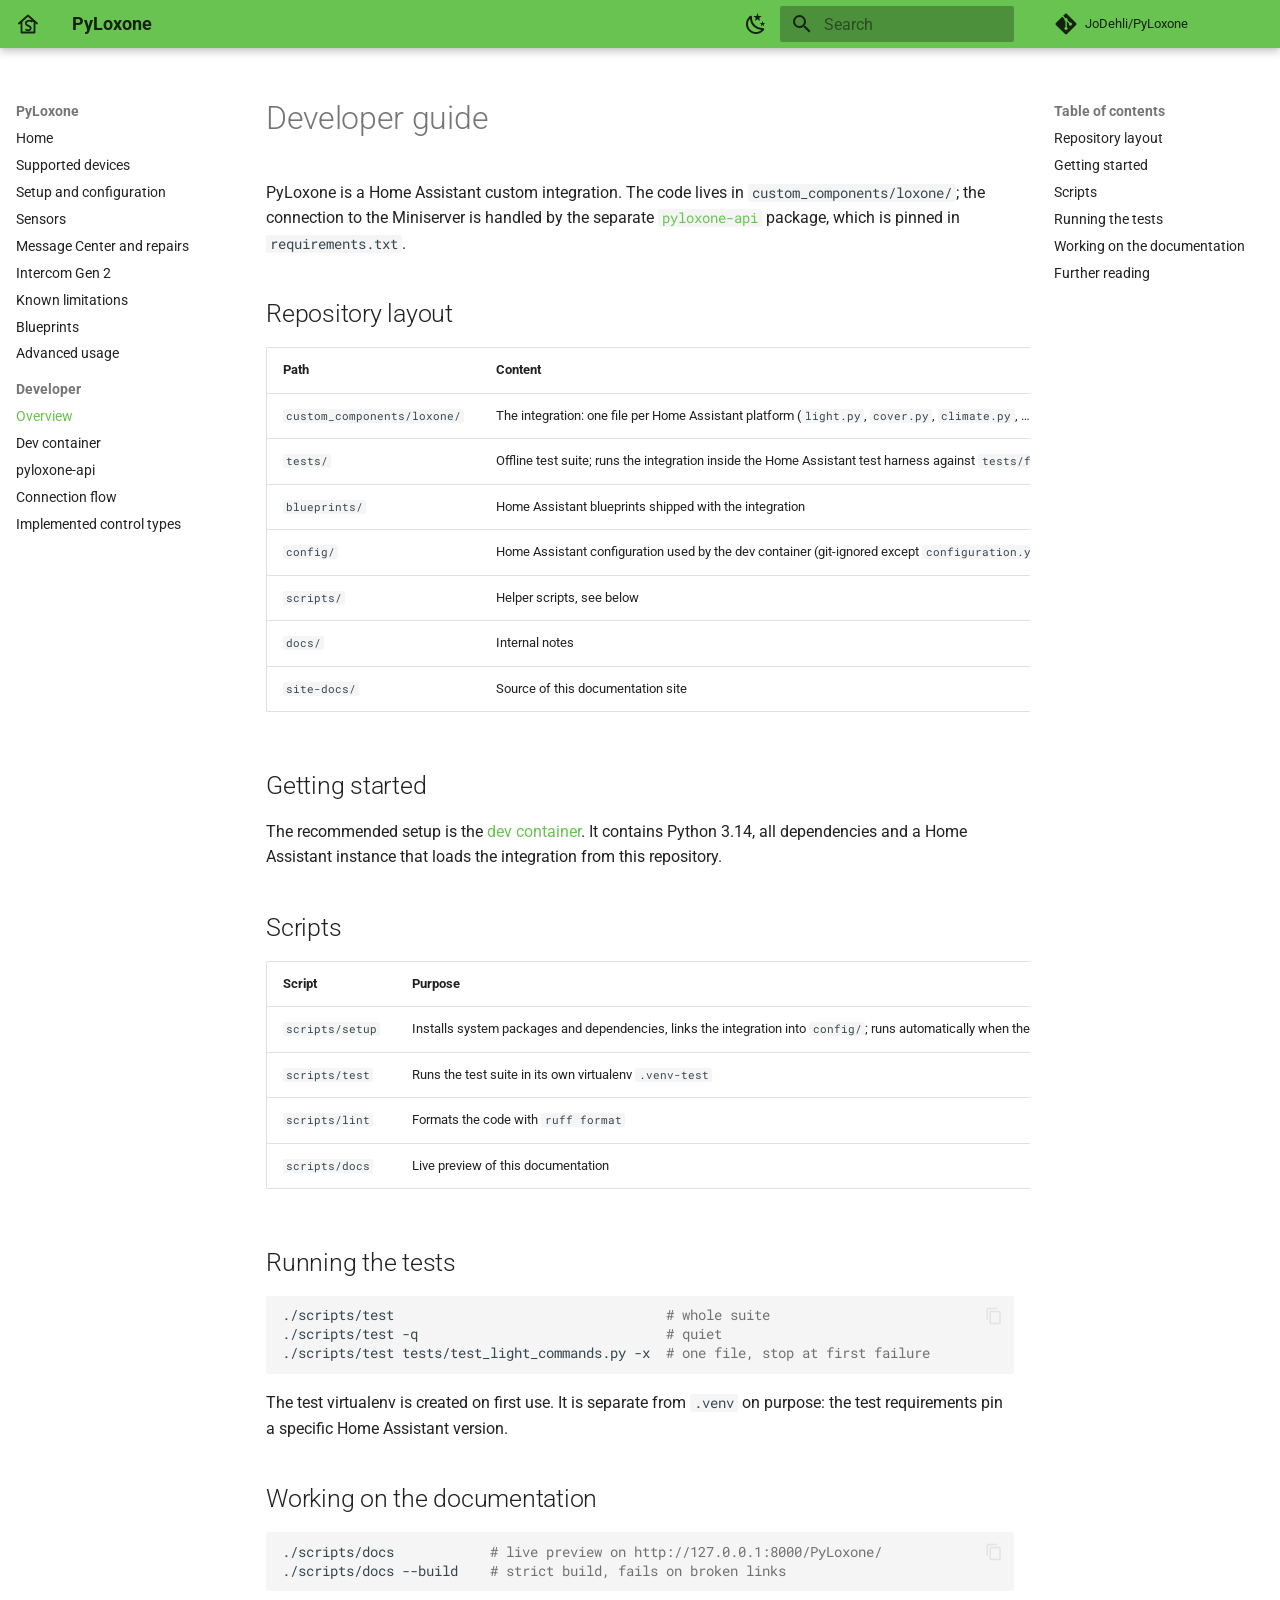
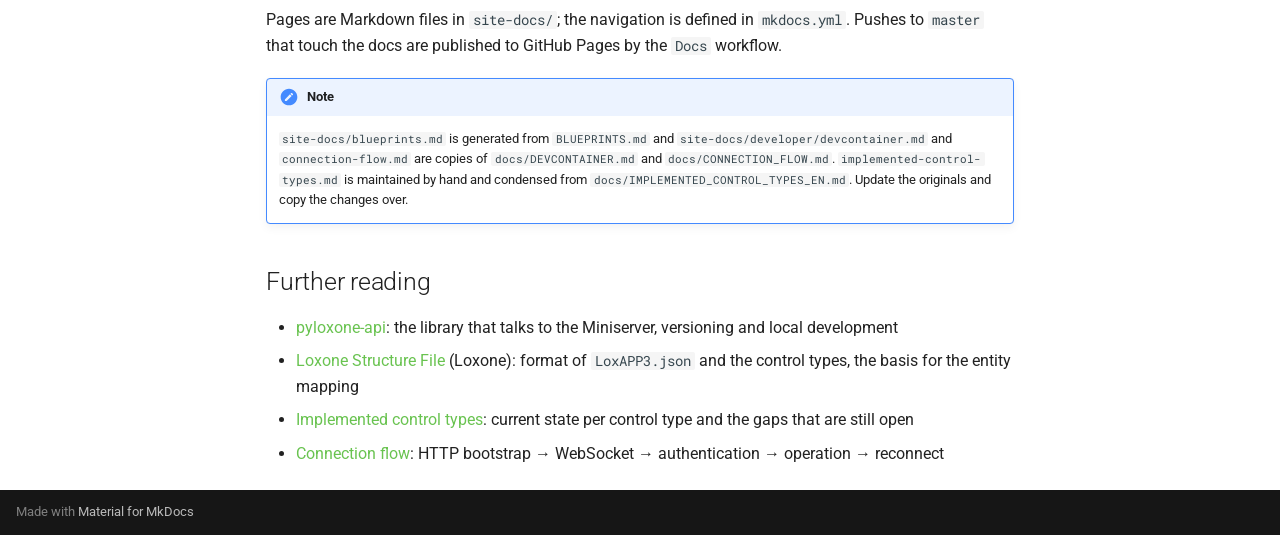
<file: developer/index.html>
<!doctype html>
<html lang="en" class="no-js">
  <head>
    
      <meta charset="utf-8">
      <meta name="viewport" content="width=device-width,initial-scale=1">
      
        <meta name="description" content="Home Assistant integration for the Loxone Miniserver">
      
      
      
        <link rel="canonical" href="https://jodehli.github.io/PyLoxone/developer/">
      
      
        <link rel="prev" href="../advanced/">
      
      
        <link rel="next" href="devcontainer/">
      
      
        
      
      
      <link rel="icon" href="../assets/favicon.svg">
      <meta name="generator" content="mkdocs-1.6.1, mkdocs-material-9.8.2">
    
    
      
        <title>Overview - PyLoxone</title>
      
    
    
      <link rel="stylesheet" href="../assets/stylesheets/main.57a0d79d.min.css">
      
        
        <link rel="stylesheet" href="../assets/stylesheets/palette.fb2fffe2.min.css">
      
      


    
    
      
    
    
      
        
        
        <link rel="preconnect" href="https://fonts.gstatic.com" crossorigin>
        <link rel="stylesheet" href="https://fonts.googleapis.com/css?family=Roboto:300,300i,400,400i,700,700i%7CRoboto+Mono:400,400i,700,700i&display=fallback">
        <style>:root{--md-text-font:"Roboto";--md-code-font:"Roboto Mono"}</style>
      
    
    
      <link rel="stylesheet" href="../stylesheets/extra.css">
    
    <script>__md_scope=new URL("..",location),__md_hash=e=>[...e].reduce(((e,_)=>(e<<5)-e+_.charCodeAt(0)),0),__md_get=(e,_=localStorage,t=__md_scope)=>JSON.parse(_.getItem(t.pathname+"."+e)),__md_set=(e,_,t=localStorage,a=__md_scope)=>{try{t.setItem(a.pathname+"."+e,JSON.stringify(_))}catch(e){}}</script>
    
      

    
    
  </head>
  
  
    
    
      
    
    
    
    
    <body dir="ltr" data-md-color-scheme="default" data-md-color-primary="custom" data-md-color-accent="custom">
  
    
    <input class="md-toggle" data-md-toggle="drawer" type="checkbox" id="__drawer" autocomplete="off">
    <input class="md-toggle" data-md-toggle="search" type="checkbox" id="__search" autocomplete="off">
    <label class="md-overlay" for="__drawer"></label>
    <div data-md-component="skip">
      
        
        <a href="#developer-guide" class="md-skip">
          Skip to content
        </a>
      
    </div>
    <div data-md-component="announce">
      
    </div>
    
    
      

  

<header class="md-header md-header--shadow" data-md-component="header">
  <nav class="md-header__inner md-grid" aria-label="Header">
    <a href=".." title="PyLoxone" class="md-header__button md-logo" aria-label="PyLoxone" data-md-component="logo">
      
  
  <svg xmlns="http://www.w3.org/2000/svg" viewBox="0 0 24 24"><g fill="none" stroke="currentColor" stroke-width="1.8" stroke-linecap="round" stroke-linejoin="round"><path d="M3 11.5 12 3.5l9 8"/><path d="M5.5 10v10.5h13V10"/><path d="M15.5 9.2c-3-1.2-6.2 0-5.6 2.6.6 2.6 5.4 1.6 4.8 4.6-.4 2-2.6 2.4-4.6 1.4"/><path d="M16.5 9.2h1.2m0 0 .7-.6m-.7.6.7.6" stroke-width="1.1"/></g><circle cx="15.7" cy="9.3" r="1" fill="currentColor"/></svg>

    </a>
    <label class="md-header__button md-icon" for="__drawer">
      
      <svg xmlns="http://www.w3.org/2000/svg" viewBox="0 0 24 24"><path d="M3 6h18v2H3zm0 5h18v2H3zm0 5h18v2H3z"/></svg>
    </label>
    <div class="md-header__title" data-md-component="header-title">
      <div class="md-header__ellipsis">
        <div class="md-header__topic">
          <span class="md-ellipsis">
            PyLoxone
          </span>
        </div>
        <div class="md-header__topic" data-md-component="header-topic">
          <span class="md-ellipsis">
            
              Overview
            
          </span>
        </div>
      </div>
    </div>
    
      
        <form class="md-header__option" data-md-component="palette">
  
    
    
    
    <input class="md-option" data-md-color-media="(prefers-color-scheme: light)" data-md-color-scheme="default" data-md-color-primary="custom" data-md-color-accent="custom"  aria-label="Switch to dark mode"  type="radio" name="__palette" id="__palette_0">
    
      <label class="md-header__button md-icon" title="Switch to dark mode" for="__palette_1" hidden>
        <svg xmlns="http://www.w3.org/2000/svg" viewBox="0 0 24 24"><path d="m17.75 4.09-2.53 1.94.91 3.06-2.63-1.81-2.63 1.81.91-3.06-2.53-1.94L12.44 4l1.06-3 1.06 3zm3.5 6.91-1.64 1.25.59 1.98-1.7-1.17-1.7 1.17.59-1.98L15.75 11l2.06-.05L18.5 9l.69 1.95zm-2.28 4.95c.83-.08 1.72 1.1 1.19 1.85-.32.45-.66.87-1.08 1.27C15.17 23 8.84 23 4.94 19.07c-3.91-3.9-3.91-10.24 0-14.14.4-.4.82-.76 1.27-1.08.75-.53 1.93.36 1.85 1.19-.27 2.86.69 5.83 2.89 8.02a9.96 9.96 0 0 0 8.02 2.89m-1.64 2.02a12.08 12.08 0 0 1-7.8-3.47c-2.17-2.19-3.33-5-3.49-7.82-2.81 3.14-2.7 7.96.31 10.98 3.02 3.01 7.84 3.12 10.98.31"/></svg>
      </label>
    
  
    
    
    
    <input class="md-option" data-md-color-media="(prefers-color-scheme: dark)" data-md-color-scheme="slate" data-md-color-primary="custom" data-md-color-accent="custom"  aria-label="Switch to light mode"  type="radio" name="__palette" id="__palette_1">
    
      <label class="md-header__button md-icon" title="Switch to light mode" for="__palette_0" hidden>
        <svg xmlns="http://www.w3.org/2000/svg" viewBox="0 0 24 24"><path d="M12 7a5 5 0 0 1 5 5 5 5 0 0 1-5 5 5 5 0 0 1-5-5 5 5 0 0 1 5-5m0 2a3 3 0 0 0-3 3 3 3 0 0 0 3 3 3 3 0 0 0 3-3 3 3 0 0 0-3-3m0-7 2.39 3.42C13.65 5.15 12.84 5 12 5s-1.65.15-2.39.42zM3.34 7l4.16-.35A7.2 7.2 0 0 0 5.94 8.5c-.44.74-.69 1.5-.83 2.29zm.02 10 1.76-3.77a7.131 7.131 0 0 0 2.38 4.14zM20.65 7l-1.77 3.79a7.02 7.02 0 0 0-2.38-4.15zm-.01 10-4.14.36c.59-.51 1.12-1.14 1.54-1.86.42-.73.69-1.5.83-2.29zM12 22l-2.41-3.44c.74.27 1.55.44 2.41.44.82 0 1.63-.17 2.37-.44z"/></svg>
      </label>
    
  
</form>
      
    
    
      <script>var palette=__md_get("__palette");if(palette&&palette.color){if("(prefers-color-scheme)"===palette.color.media){var media=matchMedia("(prefers-color-scheme: light)"),input=document.querySelector(media.matches?"[data-md-color-media='(prefers-color-scheme: light)']":"[data-md-color-media='(prefers-color-scheme: dark)']");palette.color.media=input.getAttribute("data-md-color-media"),palette.color.scheme=input.getAttribute("data-md-color-scheme"),palette.color.primary=input.getAttribute("data-md-color-primary"),palette.color.accent=input.getAttribute("data-md-color-accent")}for(var[key,value]of Object.entries(palette.color))document.body.setAttribute("data-md-color-"+key,value)}</script>
    
    
    
      
      
        <label class="md-header__button md-icon" for="__search">
          
          <svg xmlns="http://www.w3.org/2000/svg" viewBox="0 0 24 24"><path d="M9.5 3A6.5 6.5 0 0 1 16 9.5c0 1.61-.59 3.09-1.56 4.23l.27.27h.79l5 5-1.5 1.5-5-5v-.79l-.27-.27A6.52 6.52 0 0 1 9.5 16 6.5 6.5 0 0 1 3 9.5 6.5 6.5 0 0 1 9.5 3m0 2C7 5 5 7 5 9.5S7 14 9.5 14 14 12 14 9.5 12 5 9.5 5"/></svg>
        </label>
        <div class="md-search" data-md-component="search" role="dialog">
  <label class="md-search__overlay" for="__search"></label>
  <div class="md-search__inner" role="search">
    <form class="md-search__form" name="search">
      <input type="text" class="md-search__input" name="query" aria-label="Search" placeholder="Search" autocapitalize="off" autocorrect="off" autocomplete="off" spellcheck="false" data-md-component="search-query" required>
      <label class="md-search__icon md-icon" for="__search">
        
        <svg xmlns="http://www.w3.org/2000/svg" viewBox="0 0 24 24"><path d="M9.5 3A6.5 6.5 0 0 1 16 9.5c0 1.61-.59 3.09-1.56 4.23l.27.27h.79l5 5-1.5 1.5-5-5v-.79l-.27-.27A6.52 6.52 0 0 1 9.5 16 6.5 6.5 0 0 1 3 9.5 6.5 6.5 0 0 1 9.5 3m0 2C7 5 5 7 5 9.5S7 14 9.5 14 14 12 14 9.5 12 5 9.5 5"/></svg>
        
        <svg xmlns="http://www.w3.org/2000/svg" viewBox="0 0 24 24"><path d="M20 11v2H8l5.5 5.5-1.42 1.42L4.16 12l7.92-7.92L13.5 5.5 8 11z"/></svg>
      </label>
      <nav class="md-search__options" aria-label="Search">
        
        <button type="reset" class="md-search__icon md-icon" title="Clear" aria-label="Clear" tabindex="-1">
          
          <svg xmlns="http://www.w3.org/2000/svg" viewBox="0 0 24 24"><path d="M19 6.41 17.59 5 12 10.59 6.41 5 5 6.41 10.59 12 5 17.59 6.41 19 12 13.41 17.59 19 19 17.59 13.41 12z"/></svg>
        </button>
      </nav>
      
    </form>
    <div class="md-search__output">
      <div class="md-search__scrollwrap" tabindex="0" data-md-scrollfix>
        <div class="md-search-result" data-md-component="search-result">
          <div class="md-search-result__meta">
            Initializing search
          </div>
          <ol class="md-search-result__list" role="presentation"></ol>
        </div>
      </div>
    </div>
  </div>
</div>
      
    
    
      <div class="md-header__source">
        <a href="https://github.com/JoDehli/PyLoxone" title="Go to repository" class="md-source" data-md-component="source">
  <div class="md-source__icon md-icon">
    
    <svg xmlns="http://www.w3.org/2000/svg" viewBox="0 0 448 512"><!--! Font Awesome Free 7.1.0 by @fontawesome - https://fontawesome.com License - https://fontawesome.com/license/free (Icons: CC BY 4.0, Fonts: SIL OFL 1.1, Code: MIT License) Copyright 2025 Fonticons, Inc.--><path d="M439.6 236.1 244 40.5c-5.4-5.5-12.8-8.5-20.4-8.5s-15 3-20.4 8.4L162.5 81l51.5 51.5c27.1-9.1 52.7 16.8 43.4 43.7l49.7 49.7c34.2-11.8 61.2 31 35.5 56.7-26.5 26.5-70.2-2.9-56-37.3L240.3 199v121.9c25.3 12.5 22.3 41.8 9.1 55-6.4 6.4-15.2 10.1-24.3 10.1s-17.8-3.6-24.3-10.1c-17.6-17.6-11.1-46.9 11.2-56v-123c-20.8-8.5-24.6-30.7-18.6-45L142.6 101 8.5 235.1C3 240.6 0 247.9 0 255.5s3 15 8.5 20.4l195.6 195.7c5.4 5.4 12.7 8.4 20.4 8.4s15-3 20.4-8.4l194.7-194.7c5.4-5.4 8.4-12.8 8.4-20.4s-3-15-8.4-20.4"/></svg>
  </div>
  <div class="md-source__repository">
    JoDehli/PyLoxone
  </div>
</a>
      </div>
    
  </nav>
  
</header>
    
    <div class="md-container" data-md-component="container">
      
      
        
          
        
      
      <main class="md-main" data-md-component="main">
        <div class="md-main__inner md-grid">
          
            
              
              <div class="md-sidebar md-sidebar--primary" data-md-component="sidebar" data-md-type="navigation" >
                <div class="md-sidebar__scrollwrap">
                  <div class="md-sidebar__inner">
                    



<nav class="md-nav md-nav--primary" aria-label="Navigation" data-md-level="0">
  <label class="md-nav__title" for="__drawer">
    <a href=".." title="PyLoxone" class="md-nav__button md-logo" aria-label="PyLoxone" data-md-component="logo">
      
  
  <svg xmlns="http://www.w3.org/2000/svg" viewBox="0 0 24 24"><g fill="none" stroke="currentColor" stroke-width="1.8" stroke-linecap="round" stroke-linejoin="round"><path d="M3 11.5 12 3.5l9 8"/><path d="M5.5 10v10.5h13V10"/><path d="M15.5 9.2c-3-1.2-6.2 0-5.6 2.6.6 2.6 5.4 1.6 4.8 4.6-.4 2-2.6 2.4-4.6 1.4"/><path d="M16.5 9.2h1.2m0 0 .7-.6m-.7.6.7.6" stroke-width="1.1"/></g><circle cx="15.7" cy="9.3" r="1" fill="currentColor"/></svg>

    </a>
    PyLoxone
  </label>
  
    <div class="md-nav__source">
      <a href="https://github.com/JoDehli/PyLoxone" title="Go to repository" class="md-source" data-md-component="source">
  <div class="md-source__icon md-icon">
    
    <svg xmlns="http://www.w3.org/2000/svg" viewBox="0 0 448 512"><!--! Font Awesome Free 7.1.0 by @fontawesome - https://fontawesome.com License - https://fontawesome.com/license/free (Icons: CC BY 4.0, Fonts: SIL OFL 1.1, Code: MIT License) Copyright 2025 Fonticons, Inc.--><path d="M439.6 236.1 244 40.5c-5.4-5.5-12.8-8.5-20.4-8.5s-15 3-20.4 8.4L162.5 81l51.5 51.5c27.1-9.1 52.7 16.8 43.4 43.7l49.7 49.7c34.2-11.8 61.2 31 35.5 56.7-26.5 26.5-70.2-2.9-56-37.3L240.3 199v121.9c25.3 12.5 22.3 41.8 9.1 55-6.4 6.4-15.2 10.1-24.3 10.1s-17.8-3.6-24.3-10.1c-17.6-17.6-11.1-46.9 11.2-56v-123c-20.8-8.5-24.6-30.7-18.6-45L142.6 101 8.5 235.1C3 240.6 0 247.9 0 255.5s3 15 8.5 20.4l195.6 195.7c5.4 5.4 12.7 8.4 20.4 8.4s15-3 20.4-8.4l194.7-194.7c5.4-5.4 8.4-12.8 8.4-20.4s-3-15-8.4-20.4"/></svg>
  </div>
  <div class="md-source__repository">
    JoDehli/PyLoxone
  </div>
</a>
    </div>
  
  <ul class="md-nav__list" data-md-scrollfix>
    
      
      
  
  
  
  
    <li class="md-nav__item">
      <a href=".." class="md-nav__link">
        
  
  
  <span class="md-ellipsis">
    
  
    Home
  

    
  </span>
  
  

      </a>
    </li>
  

    
      
      
  
  
  
  
    <li class="md-nav__item">
      <a href="../supported-devices/" class="md-nav__link">
        
  
  
  <span class="md-ellipsis">
    
  
    Supported devices
  

    
  </span>
  
  

      </a>
    </li>
  

    
      
      
  
  
  
  
    <li class="md-nav__item">
      <a href="../setup/" class="md-nav__link">
        
  
  
  <span class="md-ellipsis">
    
  
    Setup and configuration
  

    
  </span>
  
  

      </a>
    </li>
  

    
      
      
  
  
  
  
    <li class="md-nav__item">
      <a href="../sensors/" class="md-nav__link">
        
  
  
  <span class="md-ellipsis">
    
  
    Sensors
  

    
  </span>
  
  

      </a>
    </li>
  

    
      
      
  
  
  
  
    <li class="md-nav__item">
      <a href="../message-center/" class="md-nav__link">
        
  
  
  <span class="md-ellipsis">
    
  
    Message Center and repairs
  

    
  </span>
  
  

      </a>
    </li>
  

    
      
      
  
  
  
  
    <li class="md-nav__item">
      <a href="../intercom-gen2/" class="md-nav__link">
        
  
  
  <span class="md-ellipsis">
    
  
    Intercom Gen 2
  

    
  </span>
  
  

      </a>
    </li>
  

    
      
      
  
  
  
  
    <li class="md-nav__item">
      <a href="../known-limitations/" class="md-nav__link">
        
  
  
  <span class="md-ellipsis">
    
  
    Known limitations
  

    
  </span>
  
  

      </a>
    </li>
  

    
      
      
  
  
  
  
    <li class="md-nav__item">
      <a href="../blueprints/" class="md-nav__link">
        
  
  
  <span class="md-ellipsis">
    
  
    Blueprints
  

    
  </span>
  
  

      </a>
    </li>
  

    
      
      
  
  
  
  
    <li class="md-nav__item">
      <a href="../advanced/" class="md-nav__link">
        
  
  
  <span class="md-ellipsis">
    
  
    Advanced usage
  

    
  </span>
  
  

      </a>
    </li>
  

    
      
      
  
  
    
  
  
  
    
    
    
    
      
        
        
      
    
    
    <li class="md-nav__item md-nav__item--active md-nav__item--section md-nav__item--nested">
      
        
        
        <input class="md-nav__toggle md-toggle " type="checkbox" id="__nav_10" checked>
        
          
          <label class="md-nav__link" for="__nav_10" id="__nav_10_label" tabindex="">
            
  
  
  <span class="md-ellipsis">
    
  
    Developer
  

    
  </span>
  
  

            <span class="md-nav__icon md-icon"></span>
          </label>
        
        <nav class="md-nav" data-md-level="1" aria-labelledby="__nav_10_label" aria-expanded="true">
          <label class="md-nav__title" for="__nav_10">
            <span class="md-nav__icon md-icon"></span>
            
  
    Developer
  

          </label>
          <ul class="md-nav__list" data-md-scrollfix>
            
              
                
  
  
    
  
  
  
    <li class="md-nav__item md-nav__item--active">
      
      <input class="md-nav__toggle md-toggle" type="checkbox" id="__toc">
      
      
        
      
      
        <label class="md-nav__link md-nav__link--active" for="__toc">
          
  
  
  <span class="md-ellipsis">
    
  
    Overview
  

    
  </span>
  
  

          <span class="md-nav__icon md-icon"></span>
        </label>
      
      <a href="./" class="md-nav__link md-nav__link--active">
        
  
  
  <span class="md-ellipsis">
    
  
    Overview
  

    
  </span>
  
  

      </a>
      
        

<nav class="md-nav md-nav--secondary" aria-label="Table of contents">
  
  
  
    
  
  
    <label class="md-nav__title" for="__toc">
      <span class="md-nav__icon md-icon"></span>
      Table of contents
    </label>
    <ul class="md-nav__list" data-md-component="toc" data-md-scrollfix>
      
        <li class="md-nav__item">
  <a href="#repository-layout" class="md-nav__link">
    <span class="md-ellipsis">
      
        Repository layout
      
    </span>
  </a>
  
</li>
      
        <li class="md-nav__item">
  <a href="#getting-started" class="md-nav__link">
    <span class="md-ellipsis">
      
        Getting started
      
    </span>
  </a>
  
</li>
      
        <li class="md-nav__item">
  <a href="#scripts" class="md-nav__link">
    <span class="md-ellipsis">
      
        Scripts
      
    </span>
  </a>
  
</li>
      
        <li class="md-nav__item">
  <a href="#running-the-tests" class="md-nav__link">
    <span class="md-ellipsis">
      
        Running the tests
      
    </span>
  </a>
  
</li>
      
        <li class="md-nav__item">
  <a href="#working-on-the-documentation" class="md-nav__link">
    <span class="md-ellipsis">
      
        Working on the documentation
      
    </span>
  </a>
  
</li>
      
        <li class="md-nav__item">
  <a href="#further-reading" class="md-nav__link">
    <span class="md-ellipsis">
      
        Further reading
      
    </span>
  </a>
  
</li>
      
    </ul>
  
</nav>
      
    </li>
  

              
            
              
                
  
  
  
  
    <li class="md-nav__item">
      <a href="devcontainer/" class="md-nav__link">
        
  
  
  <span class="md-ellipsis">
    
  
    Dev container
  

    
  </span>
  
  

      </a>
    </li>
  

              
            
              
                
  
  
  
  
    <li class="md-nav__item">
      <a href="pyloxone-api/" class="md-nav__link">
        
  
  
  <span class="md-ellipsis">
    
  
    pyloxone-api
  

    
  </span>
  
  

      </a>
    </li>
  

              
            
              
                
  
  
  
  
    <li class="md-nav__item">
      <a href="connection-flow/" class="md-nav__link">
        
  
  
  <span class="md-ellipsis">
    
  
    Connection flow
  

    
  </span>
  
  

      </a>
    </li>
  

              
            
              
                
  
  
  
  
    <li class="md-nav__item">
      <a href="implemented-control-types/" class="md-nav__link">
        
  
  
  <span class="md-ellipsis">
    
  
    Implemented control types
  

    
  </span>
  
  

      </a>
    </li>
  

              
            
          </ul>
        </nav>
      
    </li>
  

    
  </ul>
</nav>
                  </div>
                </div>
              </div>
            
            
              
              <div class="md-sidebar md-sidebar--secondary" data-md-component="sidebar" data-md-type="toc" >
                <div class="md-sidebar__scrollwrap">
                  <div class="md-sidebar__inner">
                    

<nav class="md-nav md-nav--secondary" aria-label="Table of contents">
  
  
  
    
  
  
    <label class="md-nav__title" for="__toc">
      <span class="md-nav__icon md-icon"></span>
      Table of contents
    </label>
    <ul class="md-nav__list" data-md-component="toc" data-md-scrollfix>
      
        <li class="md-nav__item">
  <a href="#repository-layout" class="md-nav__link">
    <span class="md-ellipsis">
      
        Repository layout
      
    </span>
  </a>
  
</li>
      
        <li class="md-nav__item">
  <a href="#getting-started" class="md-nav__link">
    <span class="md-ellipsis">
      
        Getting started
      
    </span>
  </a>
  
</li>
      
        <li class="md-nav__item">
  <a href="#scripts" class="md-nav__link">
    <span class="md-ellipsis">
      
        Scripts
      
    </span>
  </a>
  
</li>
      
        <li class="md-nav__item">
  <a href="#running-the-tests" class="md-nav__link">
    <span class="md-ellipsis">
      
        Running the tests
      
    </span>
  </a>
  
</li>
      
        <li class="md-nav__item">
  <a href="#working-on-the-documentation" class="md-nav__link">
    <span class="md-ellipsis">
      
        Working on the documentation
      
    </span>
  </a>
  
</li>
      
        <li class="md-nav__item">
  <a href="#further-reading" class="md-nav__link">
    <span class="md-ellipsis">
      
        Further reading
      
    </span>
  </a>
  
</li>
      
    </ul>
  
</nav>
                  </div>
                </div>
              </div>
            
          
          
            <div class="md-content" data-md-component="content">
              
              <article class="md-content__inner md-typeset">
                
                  


  
  


<h1 id="developer-guide">Developer guide<a class="headerlink" href="#developer-guide" title="Permanent link">&para;</a></h1>
<p>PyLoxone is a Home Assistant custom integration. The code lives in <code>custom_components/loxone/</code>; the connection to the Miniserver is handled by the separate <a href="pyloxone-api/"><code>pyloxone-api</code></a> package, which is pinned in <code>requirements.txt</code>.</p>
<h2 id="repository-layout">Repository layout<a class="headerlink" href="#repository-layout" title="Permanent link">&para;</a></h2>
<table>
<thead>
<tr>
<th>Path</th>
<th>Content</th>
</tr>
</thead>
<tbody>
<tr>
<td><code>custom_components/loxone/</code></td>
<td>The integration: one file per Home Assistant platform (<code>light.py</code>, <code>cover.py</code>, <code>climate.py</code>, …), <code>config_flow.py</code>, <code>miniserver.py</code>, <code>coordinator.py</code>. <code>intercom/</code> (Intercom Gen 2) and <code>wallbox2.py</code> (Wallbox Gen 2) are feature packages that feed several platforms</td>
</tr>
<tr>
<td><code>tests/</code></td>
<td>Offline test suite; runs the integration inside the Home Assistant test harness against <code>tests/fixtures/LoxAPP3.json</code>, no Miniserver needed</td>
</tr>
<tr>
<td><code>blueprints/</code></td>
<td>Home Assistant blueprints shipped with the integration</td>
</tr>
<tr>
<td><code>config/</code></td>
<td>Home Assistant configuration used by the dev container (git-ignored except <code>configuration.yaml</code>)</td>
</tr>
<tr>
<td><code>scripts/</code></td>
<td>Helper scripts, see below</td>
</tr>
<tr>
<td><code>docs/</code></td>
<td>Internal notes</td>
</tr>
<tr>
<td><code>site-docs/</code></td>
<td>Source of this documentation site</td>
</tr>
</tbody>
</table>
<h2 id="getting-started">Getting started<a class="headerlink" href="#getting-started" title="Permanent link">&para;</a></h2>
<p>The recommended setup is the <a href="devcontainer/">dev container</a>. It contains Python 3.14, all dependencies and a Home Assistant instance that loads the integration from this repository.</p>
<h2 id="scripts">Scripts<a class="headerlink" href="#scripts" title="Permanent link">&para;</a></h2>
<table>
<thead>
<tr>
<th>Script</th>
<th>Purpose</th>
</tr>
</thead>
<tbody>
<tr>
<td><code>scripts/setup</code></td>
<td>Installs system packages and dependencies, links the integration into <code>config/</code>; runs automatically when the dev container is created</td>
</tr>
<tr>
<td><code>scripts/test</code></td>
<td>Runs the test suite in its own virtualenv <code>.venv-test</code></td>
</tr>
<tr>
<td><code>scripts/lint</code></td>
<td>Formats the code with <code>ruff format</code></td>
</tr>
<tr>
<td><code>scripts/docs</code></td>
<td>Live preview of this documentation</td>
</tr>
</tbody>
</table>
<h2 id="running-the-tests">Running the tests<a class="headerlink" href="#running-the-tests" title="Permanent link">&para;</a></h2>
<div class="highlight"><pre><span></span><code><a id="__codelineno-0-1" name="__codelineno-0-1" href="#__codelineno-0-1"></a>./scripts/test<span class="w">                                  </span><span class="c1"># whole suite</span>
<a id="__codelineno-0-2" name="__codelineno-0-2" href="#__codelineno-0-2"></a>./scripts/test<span class="w"> </span>-q<span class="w">                               </span><span class="c1"># quiet</span>
<a id="__codelineno-0-3" name="__codelineno-0-3" href="#__codelineno-0-3"></a>./scripts/test<span class="w"> </span>tests/test_light_commands.py<span class="w"> </span>-x<span class="w">  </span><span class="c1"># one file, stop at first failure</span>
</code></pre></div>
<p>The test virtualenv is created on first use. It is separate from <code>.venv</code> on purpose: the test requirements pin a specific Home Assistant version.</p>
<h2 id="working-on-the-documentation">Working on the documentation<a class="headerlink" href="#working-on-the-documentation" title="Permanent link">&para;</a></h2>
<div class="highlight"><pre><span></span><code><a id="__codelineno-1-1" name="__codelineno-1-1" href="#__codelineno-1-1"></a>./scripts/docs<span class="w">            </span><span class="c1"># live preview on http://127.0.0.1:8000/PyLoxone/</span>
<a id="__codelineno-1-2" name="__codelineno-1-2" href="#__codelineno-1-2"></a>./scripts/docs<span class="w"> </span>--build<span class="w">    </span><span class="c1"># strict build, fails on broken links</span>
</code></pre></div>
<p>Pages are Markdown files in <code>site-docs/</code>; the navigation is defined in <code>mkdocs.yml</code>. Pushes to <code>master</code> that touch the docs are published to GitHub Pages by the <code>Docs</code> workflow.</p>
<div class="admonition note">
<p class="admonition-title">Note</p>
<p><code>site-docs/blueprints.md</code> is generated from <code>BLUEPRINTS.md</code> and <code>site-docs/developer/devcontainer.md</code> and <code>connection-flow.md</code> are copies of <code>docs/DEVCONTAINER.md</code> and <code>docs/CONNECTION_FLOW.md</code>. <code>implemented-control-types.md</code> is maintained by hand and condensed from <code>docs/IMPLEMENTED_CONTROL_TYPES_EN.md</code>. Update the originals and copy the changes over.</p>
</div>
<h2 id="further-reading">Further reading<a class="headerlink" href="#further-reading" title="Permanent link">&para;</a></h2>
<ul>
<li><a href="pyloxone-api/">pyloxone-api</a>: the library that talks to the Miniserver, versioning and local development</li>
<li><a href="https://www.loxone.com/wp-content/uploads/datasheets/StructureFile.pdf">Loxone Structure File</a> (Loxone): format of <code>LoxAPP3.json</code> and the control types, the basis for the entity mapping</li>
<li><a href="implemented-control-types/">Implemented control types</a>: current state per control type and the gaps that are still open</li>
<li><a href="connection-flow/">Connection flow</a>: HTTP bootstrap → WebSocket → authentication → operation → reconnect</li>
</ul>












                
              </article>
            </div>
          
          
  <script>var tabs=__md_get("__tabs");if(Array.isArray(tabs))e:for(var set of document.querySelectorAll(".tabbed-set")){var labels=set.querySelector(".tabbed-labels");for(var tab of tabs)for(var label of labels.getElementsByTagName("label"))if(label.innerText.trim()===tab){var input=document.getElementById(label.htmlFor);input.checked=!0;continue e}}</script>

<script>var target=document.getElementById(location.hash.slice(1));target&&target.name&&(target.checked=target.name.startsWith("__tabbed_"))</script>
        </div>
        
      </main>
      
        <footer class="md-footer">
  
  <div class="md-footer-meta md-typeset">
    <div class="md-footer-meta__inner md-grid">
      <div class="md-copyright">
  
  
    Made with
    <a href="https://squidfunk.github.io/mkdocs-material/" target="_blank" rel="noopener">
      Material for MkDocs
    </a>
  
</div>
      
    </div>
  </div>
</footer>
      
    </div>
    <div class="md-dialog" data-md-component="dialog">
      <div class="md-dialog__inner md-typeset"></div>
    </div>
    
    
    
      
      
      <script id="__config" type="application/json">{"annotate": null, "base": "..", "features": ["content.tabs.link", "navigation.sections", "content.code.copy"], "search": "../assets/javascripts/workers/search.a7633da7.min.js", "tags": null, "translations": {"clipboard.copied": "Copied to clipboard", "clipboard.copy": "Copy to clipboard", "search.result.more.one": "1 more on this page", "search.result.more.other": "# more on this page", "search.result.none": "No matching documents", "search.result.one": "1 matching document", "search.result.other": "# matching documents", "search.result.placeholder": "Type to start searching", "search.result.term.missing": "Missing", "select.version": "Select version"}, "version": null}</script>
    
    
      <script src="../assets/javascripts/bundle.a5f9d56c.min.js"></script>
      
    
  </body>
</html>
</file>
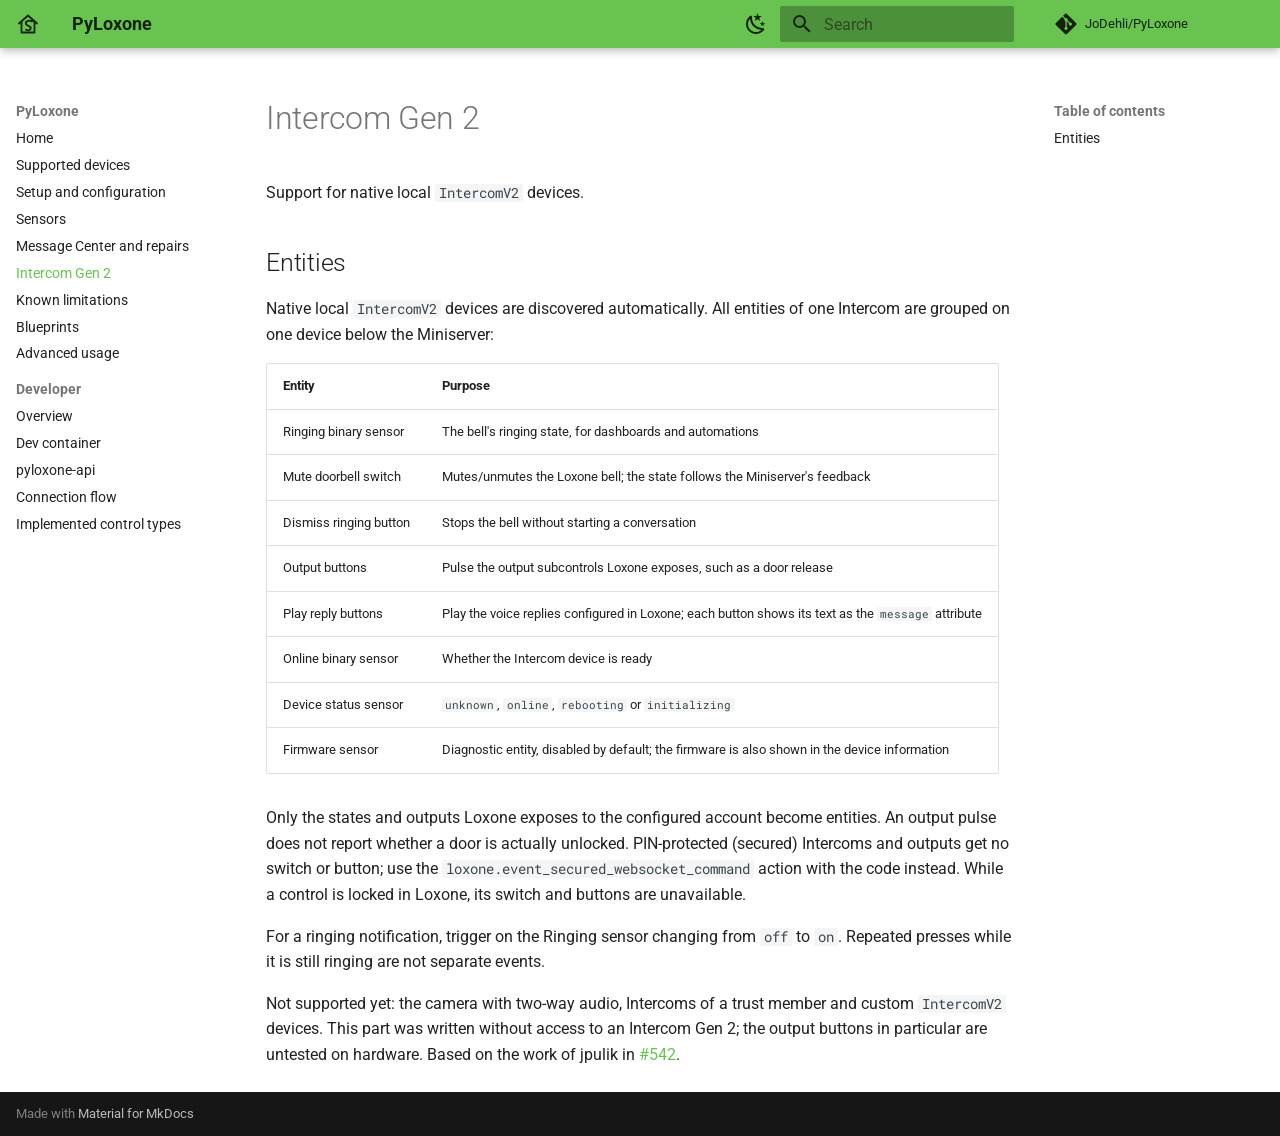
<file: intercom-gen2/index.html>
<!doctype html>
<html lang="en" class="no-js">
  <head>
    
      <meta charset="utf-8">
      <meta name="viewport" content="width=device-width,initial-scale=1">
      
        <meta name="description" content="Home Assistant integration for the Loxone Miniserver">
      
      
      
        <link rel="canonical" href="https://jodehli.github.io/PyLoxone/intercom-gen2/">
      
      
        <link rel="prev" href="../message-center/">
      
      
        <link rel="next" href="../known-limitations/">
      
      
        
      
      
      <link rel="icon" href="../assets/favicon.svg">
      <meta name="generator" content="mkdocs-1.6.1, mkdocs-material-9.8.2">
    
    
      
        <title>Intercom Gen 2 - PyLoxone</title>
      
    
    
      <link rel="stylesheet" href="../assets/stylesheets/main.57a0d79d.min.css">
      
        
        <link rel="stylesheet" href="../assets/stylesheets/palette.fb2fffe2.min.css">
      
      


    
    
      
    
    
      
        
        
        <link rel="preconnect" href="https://fonts.gstatic.com" crossorigin>
        <link rel="stylesheet" href="https://fonts.googleapis.com/css?family=Roboto:300,300i,400,400i,700,700i%7CRoboto+Mono:400,400i,700,700i&display=fallback">
        <style>:root{--md-text-font:"Roboto";--md-code-font:"Roboto Mono"}</style>
      
    
    
      <link rel="stylesheet" href="../stylesheets/extra.css">
    
    <script>__md_scope=new URL("..",location),__md_hash=e=>[...e].reduce(((e,_)=>(e<<5)-e+_.charCodeAt(0)),0),__md_get=(e,_=localStorage,t=__md_scope)=>JSON.parse(_.getItem(t.pathname+"."+e)),__md_set=(e,_,t=localStorage,a=__md_scope)=>{try{t.setItem(a.pathname+"."+e,JSON.stringify(_))}catch(e){}}</script>
    
      

    
    
  </head>
  
  
    
    
      
    
    
    
    
    <body dir="ltr" data-md-color-scheme="default" data-md-color-primary="custom" data-md-color-accent="custom">
  
    
    <input class="md-toggle" data-md-toggle="drawer" type="checkbox" id="__drawer" autocomplete="off">
    <input class="md-toggle" data-md-toggle="search" type="checkbox" id="__search" autocomplete="off">
    <label class="md-overlay" for="__drawer"></label>
    <div data-md-component="skip">
      
        
        <a href="#intercom-gen-2" class="md-skip">
          Skip to content
        </a>
      
    </div>
    <div data-md-component="announce">
      
    </div>
    
    
      

  

<header class="md-header md-header--shadow" data-md-component="header">
  <nav class="md-header__inner md-grid" aria-label="Header">
    <a href=".." title="PyLoxone" class="md-header__button md-logo" aria-label="PyLoxone" data-md-component="logo">
      
  
  <svg xmlns="http://www.w3.org/2000/svg" viewBox="0 0 24 24"><g fill="none" stroke="currentColor" stroke-width="1.8" stroke-linecap="round" stroke-linejoin="round"><path d="M3 11.5 12 3.5l9 8"/><path d="M5.5 10v10.5h13V10"/><path d="M15.5 9.2c-3-1.2-6.2 0-5.6 2.6.6 2.6 5.4 1.6 4.8 4.6-.4 2-2.6 2.4-4.6 1.4"/><path d="M16.5 9.2h1.2m0 0 .7-.6m-.7.6.7.6" stroke-width="1.1"/></g><circle cx="15.7" cy="9.3" r="1" fill="currentColor"/></svg>

    </a>
    <label class="md-header__button md-icon" for="__drawer">
      
      <svg xmlns="http://www.w3.org/2000/svg" viewBox="0 0 24 24"><path d="M3 6h18v2H3zm0 5h18v2H3zm0 5h18v2H3z"/></svg>
    </label>
    <div class="md-header__title" data-md-component="header-title">
      <div class="md-header__ellipsis">
        <div class="md-header__topic">
          <span class="md-ellipsis">
            PyLoxone
          </span>
        </div>
        <div class="md-header__topic" data-md-component="header-topic">
          <span class="md-ellipsis">
            
              Intercom Gen 2
            
          </span>
        </div>
      </div>
    </div>
    
      
        <form class="md-header__option" data-md-component="palette">
  
    
    
    
    <input class="md-option" data-md-color-media="(prefers-color-scheme: light)" data-md-color-scheme="default" data-md-color-primary="custom" data-md-color-accent="custom"  aria-label="Switch to dark mode"  type="radio" name="__palette" id="__palette_0">
    
      <label class="md-header__button md-icon" title="Switch to dark mode" for="__palette_1" hidden>
        <svg xmlns="http://www.w3.org/2000/svg" viewBox="0 0 24 24"><path d="m17.75 4.09-2.53 1.94.91 3.06-2.63-1.81-2.63 1.81.91-3.06-2.53-1.94L12.44 4l1.06-3 1.06 3zm3.5 6.91-1.64 1.25.59 1.98-1.7-1.17-1.7 1.17.59-1.98L15.75 11l2.06-.05L18.5 9l.69 1.95zm-2.28 4.95c.83-.08 1.72 1.1 1.19 1.85-.32.45-.66.87-1.08 1.27C15.17 23 8.84 23 4.94 19.07c-3.91-3.9-3.91-10.24 0-14.14.4-.4.82-.76 1.27-1.08.75-.53 1.93.36 1.85 1.19-.27 2.86.69 5.83 2.89 8.02a9.96 9.96 0 0 0 8.02 2.89m-1.64 2.02a12.08 12.08 0 0 1-7.8-3.47c-2.17-2.19-3.33-5-3.49-7.82-2.81 3.14-2.7 7.96.31 10.98 3.02 3.01 7.84 3.12 10.98.31"/></svg>
      </label>
    
  
    
    
    
    <input class="md-option" data-md-color-media="(prefers-color-scheme: dark)" data-md-color-scheme="slate" data-md-color-primary="custom" data-md-color-accent="custom"  aria-label="Switch to light mode"  type="radio" name="__palette" id="__palette_1">
    
      <label class="md-header__button md-icon" title="Switch to light mode" for="__palette_0" hidden>
        <svg xmlns="http://www.w3.org/2000/svg" viewBox="0 0 24 24"><path d="M12 7a5 5 0 0 1 5 5 5 5 0 0 1-5 5 5 5 0 0 1-5-5 5 5 0 0 1 5-5m0 2a3 3 0 0 0-3 3 3 3 0 0 0 3 3 3 3 0 0 0 3-3 3 3 0 0 0-3-3m0-7 2.39 3.42C13.65 5.15 12.84 5 12 5s-1.65.15-2.39.42zM3.34 7l4.16-.35A7.2 7.2 0 0 0 5.94 8.5c-.44.74-.69 1.5-.83 2.29zm.02 10 1.76-3.77a7.131 7.131 0 0 0 2.38 4.14zM20.65 7l-1.77 3.79a7.02 7.02 0 0 0-2.38-4.15zm-.01 10-4.14.36c.59-.51 1.12-1.14 1.54-1.86.42-.73.69-1.5.83-2.29zM12 22l-2.41-3.44c.74.27 1.55.44 2.41.44.82 0 1.63-.17 2.37-.44z"/></svg>
      </label>
    
  
</form>
      
    
    
      <script>var palette=__md_get("__palette");if(palette&&palette.color){if("(prefers-color-scheme)"===palette.color.media){var media=matchMedia("(prefers-color-scheme: light)"),input=document.querySelector(media.matches?"[data-md-color-media='(prefers-color-scheme: light)']":"[data-md-color-media='(prefers-color-scheme: dark)']");palette.color.media=input.getAttribute("data-md-color-media"),palette.color.scheme=input.getAttribute("data-md-color-scheme"),palette.color.primary=input.getAttribute("data-md-color-primary"),palette.color.accent=input.getAttribute("data-md-color-accent")}for(var[key,value]of Object.entries(palette.color))document.body.setAttribute("data-md-color-"+key,value)}</script>
    
    
    
      
      
        <label class="md-header__button md-icon" for="__search">
          
          <svg xmlns="http://www.w3.org/2000/svg" viewBox="0 0 24 24"><path d="M9.5 3A6.5 6.5 0 0 1 16 9.5c0 1.61-.59 3.09-1.56 4.23l.27.27h.79l5 5-1.5 1.5-5-5v-.79l-.27-.27A6.52 6.52 0 0 1 9.5 16 6.5 6.5 0 0 1 3 9.5 6.5 6.5 0 0 1 9.5 3m0 2C7 5 5 7 5 9.5S7 14 9.5 14 14 12 14 9.5 12 5 9.5 5"/></svg>
        </label>
        <div class="md-search" data-md-component="search" role="dialog">
  <label class="md-search__overlay" for="__search"></label>
  <div class="md-search__inner" role="search">
    <form class="md-search__form" name="search">
      <input type="text" class="md-search__input" name="query" aria-label="Search" placeholder="Search" autocapitalize="off" autocorrect="off" autocomplete="off" spellcheck="false" data-md-component="search-query" required>
      <label class="md-search__icon md-icon" for="__search">
        
        <svg xmlns="http://www.w3.org/2000/svg" viewBox="0 0 24 24"><path d="M9.5 3A6.5 6.5 0 0 1 16 9.5c0 1.61-.59 3.09-1.56 4.23l.27.27h.79l5 5-1.5 1.5-5-5v-.79l-.27-.27A6.52 6.52 0 0 1 9.5 16 6.5 6.5 0 0 1 3 9.5 6.5 6.5 0 0 1 9.5 3m0 2C7 5 5 7 5 9.5S7 14 9.5 14 14 12 14 9.5 12 5 9.5 5"/></svg>
        
        <svg xmlns="http://www.w3.org/2000/svg" viewBox="0 0 24 24"><path d="M20 11v2H8l5.5 5.5-1.42 1.42L4.16 12l7.92-7.92L13.5 5.5 8 11z"/></svg>
      </label>
      <nav class="md-search__options" aria-label="Search">
        
        <button type="reset" class="md-search__icon md-icon" title="Clear" aria-label="Clear" tabindex="-1">
          
          <svg xmlns="http://www.w3.org/2000/svg" viewBox="0 0 24 24"><path d="M19 6.41 17.59 5 12 10.59 6.41 5 5 6.41 10.59 12 5 17.59 6.41 19 12 13.41 17.59 19 19 17.59 13.41 12z"/></svg>
        </button>
      </nav>
      
    </form>
    <div class="md-search__output">
      <div class="md-search__scrollwrap" tabindex="0" data-md-scrollfix>
        <div class="md-search-result" data-md-component="search-result">
          <div class="md-search-result__meta">
            Initializing search
          </div>
          <ol class="md-search-result__list" role="presentation"></ol>
        </div>
      </div>
    </div>
  </div>
</div>
      
    
    
      <div class="md-header__source">
        <a href="https://github.com/JoDehli/PyLoxone" title="Go to repository" class="md-source" data-md-component="source">
  <div class="md-source__icon md-icon">
    
    <svg xmlns="http://www.w3.org/2000/svg" viewBox="0 0 448 512"><!--! Font Awesome Free 7.1.0 by @fontawesome - https://fontawesome.com License - https://fontawesome.com/license/free (Icons: CC BY 4.0, Fonts: SIL OFL 1.1, Code: MIT License) Copyright 2025 Fonticons, Inc.--><path d="M439.6 236.1 244 40.5c-5.4-5.5-12.8-8.5-20.4-8.5s-15 3-20.4 8.4L162.5 81l51.5 51.5c27.1-9.1 52.7 16.8 43.4 43.7l49.7 49.7c34.2-11.8 61.2 31 35.5 56.7-26.5 26.5-70.2-2.9-56-37.3L240.3 199v121.9c25.3 12.5 22.3 41.8 9.1 55-6.4 6.4-15.2 10.1-24.3 10.1s-17.8-3.6-24.3-10.1c-17.6-17.6-11.1-46.9 11.2-56v-123c-20.8-8.5-24.6-30.7-18.6-45L142.6 101 8.5 235.1C3 240.6 0 247.9 0 255.5s3 15 8.5 20.4l195.6 195.7c5.4 5.4 12.7 8.4 20.4 8.4s15-3 20.4-8.4l194.7-194.7c5.4-5.4 8.4-12.8 8.4-20.4s-3-15-8.4-20.4"/></svg>
  </div>
  <div class="md-source__repository">
    JoDehli/PyLoxone
  </div>
</a>
      </div>
    
  </nav>
  
</header>
    
    <div class="md-container" data-md-component="container">
      
      
        
          
        
      
      <main class="md-main" data-md-component="main">
        <div class="md-main__inner md-grid">
          
            
              
              <div class="md-sidebar md-sidebar--primary" data-md-component="sidebar" data-md-type="navigation" >
                <div class="md-sidebar__scrollwrap">
                  <div class="md-sidebar__inner">
                    



<nav class="md-nav md-nav--primary" aria-label="Navigation" data-md-level="0">
  <label class="md-nav__title" for="__drawer">
    <a href=".." title="PyLoxone" class="md-nav__button md-logo" aria-label="PyLoxone" data-md-component="logo">
      
  
  <svg xmlns="http://www.w3.org/2000/svg" viewBox="0 0 24 24"><g fill="none" stroke="currentColor" stroke-width="1.8" stroke-linecap="round" stroke-linejoin="round"><path d="M3 11.5 12 3.5l9 8"/><path d="M5.5 10v10.5h13V10"/><path d="M15.5 9.2c-3-1.2-6.2 0-5.6 2.6.6 2.6 5.4 1.6 4.8 4.6-.4 2-2.6 2.4-4.6 1.4"/><path d="M16.5 9.2h1.2m0 0 .7-.6m-.7.6.7.6" stroke-width="1.1"/></g><circle cx="15.7" cy="9.3" r="1" fill="currentColor"/></svg>

    </a>
    PyLoxone
  </label>
  
    <div class="md-nav__source">
      <a href="https://github.com/JoDehli/PyLoxone" title="Go to repository" class="md-source" data-md-component="source">
  <div class="md-source__icon md-icon">
    
    <svg xmlns="http://www.w3.org/2000/svg" viewBox="0 0 448 512"><!--! Font Awesome Free 7.1.0 by @fontawesome - https://fontawesome.com License - https://fontawesome.com/license/free (Icons: CC BY 4.0, Fonts: SIL OFL 1.1, Code: MIT License) Copyright 2025 Fonticons, Inc.--><path d="M439.6 236.1 244 40.5c-5.4-5.5-12.8-8.5-20.4-8.5s-15 3-20.4 8.4L162.5 81l51.5 51.5c27.1-9.1 52.7 16.8 43.4 43.7l49.7 49.7c34.2-11.8 61.2 31 35.5 56.7-26.5 26.5-70.2-2.9-56-37.3L240.3 199v121.9c25.3 12.5 22.3 41.8 9.1 55-6.4 6.4-15.2 10.1-24.3 10.1s-17.8-3.6-24.3-10.1c-17.6-17.6-11.1-46.9 11.2-56v-123c-20.8-8.5-24.6-30.7-18.6-45L142.6 101 8.5 235.1C3 240.6 0 247.9 0 255.5s3 15 8.5 20.4l195.6 195.7c5.4 5.4 12.7 8.4 20.4 8.4s15-3 20.4-8.4l194.7-194.7c5.4-5.4 8.4-12.8 8.4-20.4s-3-15-8.4-20.4"/></svg>
  </div>
  <div class="md-source__repository">
    JoDehli/PyLoxone
  </div>
</a>
    </div>
  
  <ul class="md-nav__list" data-md-scrollfix>
    
      
      
  
  
  
  
    <li class="md-nav__item">
      <a href=".." class="md-nav__link">
        
  
  
  <span class="md-ellipsis">
    
  
    Home
  

    
  </span>
  
  

      </a>
    </li>
  

    
      
      
  
  
  
  
    <li class="md-nav__item">
      <a href="../supported-devices/" class="md-nav__link">
        
  
  
  <span class="md-ellipsis">
    
  
    Supported devices
  

    
  </span>
  
  

      </a>
    </li>
  

    
      
      
  
  
  
  
    <li class="md-nav__item">
      <a href="../setup/" class="md-nav__link">
        
  
  
  <span class="md-ellipsis">
    
  
    Setup and configuration
  

    
  </span>
  
  

      </a>
    </li>
  

    
      
      
  
  
  
  
    <li class="md-nav__item">
      <a href="../sensors/" class="md-nav__link">
        
  
  
  <span class="md-ellipsis">
    
  
    Sensors
  

    
  </span>
  
  

      </a>
    </li>
  

    
      
      
  
  
  
  
    <li class="md-nav__item">
      <a href="../message-center/" class="md-nav__link">
        
  
  
  <span class="md-ellipsis">
    
  
    Message Center and repairs
  

    
  </span>
  
  

      </a>
    </li>
  

    
      
      
  
  
    
  
  
  
    <li class="md-nav__item md-nav__item--active">
      
      <input class="md-nav__toggle md-toggle" type="checkbox" id="__toc">
      
      
        
      
      
        <label class="md-nav__link md-nav__link--active" for="__toc">
          
  
  
  <span class="md-ellipsis">
    
  
    Intercom Gen 2
  

    
  </span>
  
  

          <span class="md-nav__icon md-icon"></span>
        </label>
      
      <a href="./" class="md-nav__link md-nav__link--active">
        
  
  
  <span class="md-ellipsis">
    
  
    Intercom Gen 2
  

    
  </span>
  
  

      </a>
      
        

<nav class="md-nav md-nav--secondary" aria-label="Table of contents">
  
  
  
    
  
  
    <label class="md-nav__title" for="__toc">
      <span class="md-nav__icon md-icon"></span>
      Table of contents
    </label>
    <ul class="md-nav__list" data-md-component="toc" data-md-scrollfix>
      
        <li class="md-nav__item">
  <a href="#entities" class="md-nav__link">
    <span class="md-ellipsis">
      
        Entities
      
    </span>
  </a>
  
</li>
      
    </ul>
  
</nav>
      
    </li>
  

    
      
      
  
  
  
  
    <li class="md-nav__item">
      <a href="../known-limitations/" class="md-nav__link">
        
  
  
  <span class="md-ellipsis">
    
  
    Known limitations
  

    
  </span>
  
  

      </a>
    </li>
  

    
      
      
  
  
  
  
    <li class="md-nav__item">
      <a href="../blueprints/" class="md-nav__link">
        
  
  
  <span class="md-ellipsis">
    
  
    Blueprints
  

    
  </span>
  
  

      </a>
    </li>
  

    
      
      
  
  
  
  
    <li class="md-nav__item">
      <a href="../advanced/" class="md-nav__link">
        
  
  
  <span class="md-ellipsis">
    
  
    Advanced usage
  

    
  </span>
  
  

      </a>
    </li>
  

    
      
      
  
  
  
  
    
    
    
    
      
        
        
      
    
    
    <li class="md-nav__item md-nav__item--section md-nav__item--nested">
      
        
        
        <input class="md-nav__toggle md-toggle " type="checkbox" id="__nav_10" >
        
          
          <label class="md-nav__link" for="__nav_10" id="__nav_10_label" tabindex="">
            
  
  
  <span class="md-ellipsis">
    
  
    Developer
  

    
  </span>
  
  

            <span class="md-nav__icon md-icon"></span>
          </label>
        
        <nav class="md-nav" data-md-level="1" aria-labelledby="__nav_10_label" aria-expanded="false">
          <label class="md-nav__title" for="__nav_10">
            <span class="md-nav__icon md-icon"></span>
            
  
    Developer
  

          </label>
          <ul class="md-nav__list" data-md-scrollfix>
            
              
                
  
  
  
  
    <li class="md-nav__item">
      <a href="../developer/" class="md-nav__link">
        
  
  
  <span class="md-ellipsis">
    
  
    Overview
  

    
  </span>
  
  

      </a>
    </li>
  

              
            
              
                
  
  
  
  
    <li class="md-nav__item">
      <a href="../developer/devcontainer/" class="md-nav__link">
        
  
  
  <span class="md-ellipsis">
    
  
    Dev container
  

    
  </span>
  
  

      </a>
    </li>
  

              
            
              
                
  
  
  
  
    <li class="md-nav__item">
      <a href="../developer/pyloxone-api/" class="md-nav__link">
        
  
  
  <span class="md-ellipsis">
    
  
    pyloxone-api
  

    
  </span>
  
  

      </a>
    </li>
  

              
            
              
                
  
  
  
  
    <li class="md-nav__item">
      <a href="../developer/connection-flow/" class="md-nav__link">
        
  
  
  <span class="md-ellipsis">
    
  
    Connection flow
  

    
  </span>
  
  

      </a>
    </li>
  

              
            
              
                
  
  
  
  
    <li class="md-nav__item">
      <a href="../developer/implemented-control-types/" class="md-nav__link">
        
  
  
  <span class="md-ellipsis">
    
  
    Implemented control types
  

    
  </span>
  
  

      </a>
    </li>
  

              
            
          </ul>
        </nav>
      
    </li>
  

    
  </ul>
</nav>
                  </div>
                </div>
              </div>
            
            
              
              <div class="md-sidebar md-sidebar--secondary" data-md-component="sidebar" data-md-type="toc" >
                <div class="md-sidebar__scrollwrap">
                  <div class="md-sidebar__inner">
                    

<nav class="md-nav md-nav--secondary" aria-label="Table of contents">
  
  
  
    
  
  
    <label class="md-nav__title" for="__toc">
      <span class="md-nav__icon md-icon"></span>
      Table of contents
    </label>
    <ul class="md-nav__list" data-md-component="toc" data-md-scrollfix>
      
        <li class="md-nav__item">
  <a href="#entities" class="md-nav__link">
    <span class="md-ellipsis">
      
        Entities
      
    </span>
  </a>
  
</li>
      
    </ul>
  
</nav>
                  </div>
                </div>
              </div>
            
          
          
            <div class="md-content" data-md-component="content">
              
              <article class="md-content__inner md-typeset">
                
                  


  
  


<h1 id="intercom-gen-2">Intercom Gen 2<a class="headerlink" href="#intercom-gen-2" title="Permanent link">&para;</a></h1>
<p>Support for native local <code>IntercomV2</code> devices.</p>
<h2 id="entities">Entities<a class="headerlink" href="#entities" title="Permanent link">&para;</a></h2>
<p>Native local <code>IntercomV2</code> devices are discovered automatically. All entities of
one Intercom are grouped on one device below the Miniserver:</p>
<table>
<thead>
<tr>
<th>Entity</th>
<th>Purpose</th>
</tr>
</thead>
<tbody>
<tr>
<td>Ringing binary sensor</td>
<td>The bell's ringing state, for dashboards and automations</td>
</tr>
<tr>
<td>Mute doorbell switch</td>
<td>Mutes/unmutes the Loxone bell; the state follows the Miniserver's feedback</td>
</tr>
<tr>
<td>Dismiss ringing button</td>
<td>Stops the bell without starting a conversation</td>
</tr>
<tr>
<td>Output buttons</td>
<td>Pulse the output subcontrols Loxone exposes, such as a door release</td>
</tr>
<tr>
<td>Play reply buttons</td>
<td>Play the voice replies configured in Loxone; each button shows its text as the <code>message</code> attribute</td>
</tr>
<tr>
<td>Online binary sensor</td>
<td>Whether the Intercom device is ready</td>
</tr>
<tr>
<td>Device status sensor</td>
<td><code>unknown</code>, <code>online</code>, <code>rebooting</code> or <code>initializing</code></td>
</tr>
<tr>
<td>Firmware sensor</td>
<td>Diagnostic entity, disabled by default; the firmware is also shown in the device information</td>
</tr>
</tbody>
</table>
<p>Only the states and outputs Loxone exposes to the configured account become
entities. An output pulse does not report whether a door is actually unlocked.
PIN-protected (secured) Intercoms and outputs get no switch or button; use the
<code>loxone.event_secured_websocket_command</code> action with the code instead. While a
control is locked in Loxone, its switch and buttons are unavailable.</p>
<p>For a ringing notification, trigger on the Ringing sensor changing from <code>off</code> to
<code>on</code>. Repeated presses while it is still ringing are not separate events.</p>
<p>Not supported yet: the camera with two-way audio, Intercoms of a trust member
and custom <code>IntercomV2</code> devices. This part was written without access to an
Intercom Gen 2; the output buttons in particular are untested on hardware.
Based on the work of jpulik in <a href="https://github.com/JoDehli/PyLoxone/pull/542">#542</a>.</p>












                
              </article>
            </div>
          
          
  <script>var tabs=__md_get("__tabs");if(Array.isArray(tabs))e:for(var set of document.querySelectorAll(".tabbed-set")){var labels=set.querySelector(".tabbed-labels");for(var tab of tabs)for(var label of labels.getElementsByTagName("label"))if(label.innerText.trim()===tab){var input=document.getElementById(label.htmlFor);input.checked=!0;continue e}}</script>

<script>var target=document.getElementById(location.hash.slice(1));target&&target.name&&(target.checked=target.name.startsWith("__tabbed_"))</script>
        </div>
        
      </main>
      
        <footer class="md-footer">
  
  <div class="md-footer-meta md-typeset">
    <div class="md-footer-meta__inner md-grid">
      <div class="md-copyright">
  
  
    Made with
    <a href="https://squidfunk.github.io/mkdocs-material/" target="_blank" rel="noopener">
      Material for MkDocs
    </a>
  
</div>
      
    </div>
  </div>
</footer>
      
    </div>
    <div class="md-dialog" data-md-component="dialog">
      <div class="md-dialog__inner md-typeset"></div>
    </div>
    
    
    
      
      
      <script id="__config" type="application/json">{"annotate": null, "base": "..", "features": ["content.tabs.link", "navigation.sections", "content.code.copy"], "search": "../assets/javascripts/workers/search.a7633da7.min.js", "tags": null, "translations": {"clipboard.copied": "Copied to clipboard", "clipboard.copy": "Copy to clipboard", "search.result.more.one": "1 more on this page", "search.result.more.other": "# more on this page", "search.result.none": "No matching documents", "search.result.one": "1 matching document", "search.result.other": "# matching documents", "search.result.placeholder": "Type to start searching", "search.result.term.missing": "Missing", "select.version": "Select version"}, "version": null}</script>
    
    
      <script src="../assets/javascripts/bundle.a5f9d56c.min.js"></script>
      
    
  </body>
</html>
</file>
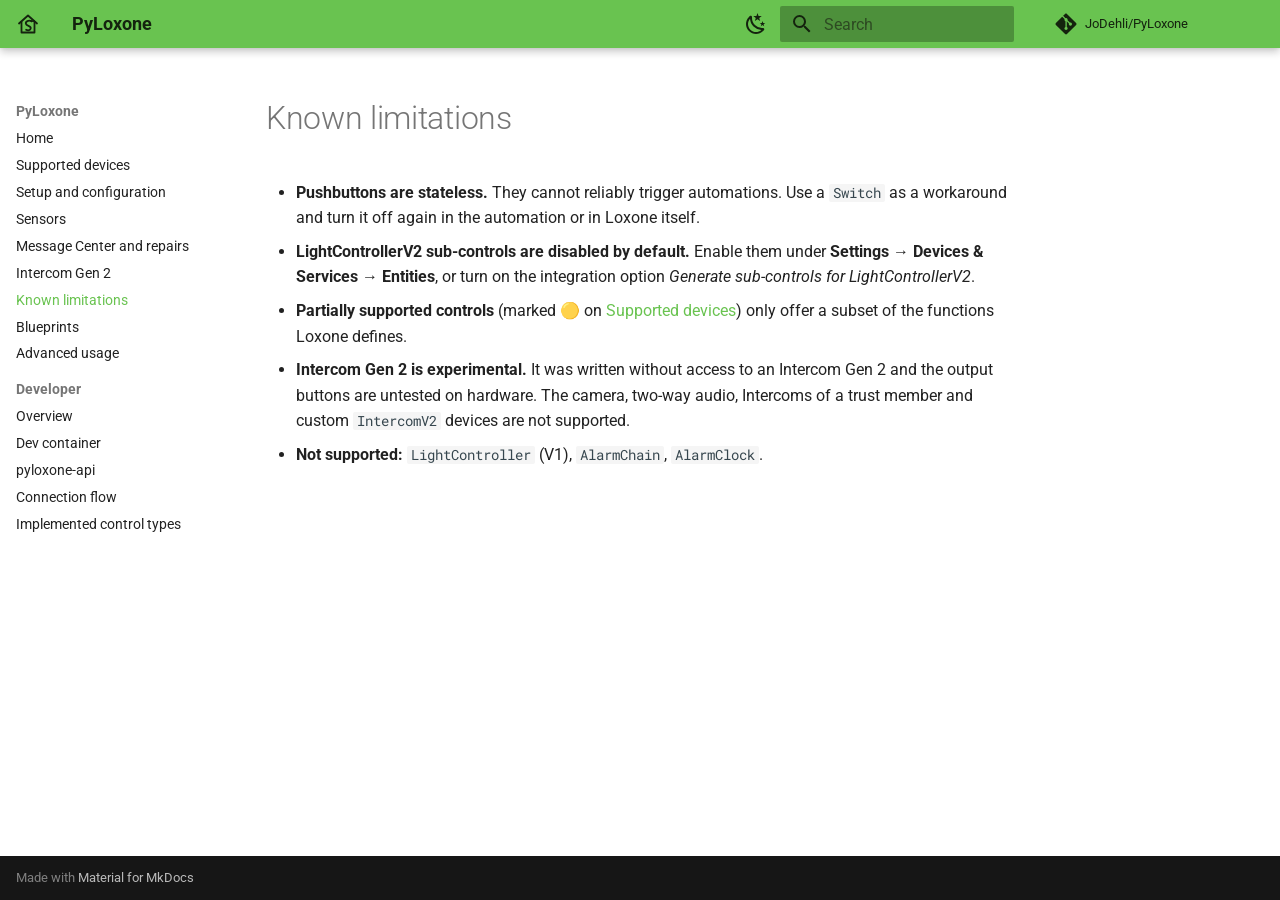
<file: known-limitations/index.html>
<!doctype html>
<html lang="en" class="no-js">
  <head>
    
      <meta charset="utf-8">
      <meta name="viewport" content="width=device-width,initial-scale=1">
      
        <meta name="description" content="Home Assistant integration for the Loxone Miniserver">
      
      
      
        <link rel="canonical" href="https://jodehli.github.io/PyLoxone/known-limitations/">
      
      
        <link rel="prev" href="../intercom-gen2/">
      
      
        <link rel="next" href="../blueprints/">
      
      
        
      
      
      <link rel="icon" href="../assets/favicon.svg">
      <meta name="generator" content="mkdocs-1.6.1, mkdocs-material-9.8.2">
    
    
      
        <title>Known limitations - PyLoxone</title>
      
    
    
      <link rel="stylesheet" href="../assets/stylesheets/main.57a0d79d.min.css">
      
        
        <link rel="stylesheet" href="../assets/stylesheets/palette.fb2fffe2.min.css">
      
      


    
    
      
    
    
      
        
        
        <link rel="preconnect" href="https://fonts.gstatic.com" crossorigin>
        <link rel="stylesheet" href="https://fonts.googleapis.com/css?family=Roboto:300,300i,400,400i,700,700i%7CRoboto+Mono:400,400i,700,700i&display=fallback">
        <style>:root{--md-text-font:"Roboto";--md-code-font:"Roboto Mono"}</style>
      
    
    
      <link rel="stylesheet" href="../stylesheets/extra.css">
    
    <script>__md_scope=new URL("..",location),__md_hash=e=>[...e].reduce(((e,_)=>(e<<5)-e+_.charCodeAt(0)),0),__md_get=(e,_=localStorage,t=__md_scope)=>JSON.parse(_.getItem(t.pathname+"."+e)),__md_set=(e,_,t=localStorage,a=__md_scope)=>{try{t.setItem(a.pathname+"."+e,JSON.stringify(_))}catch(e){}}</script>
    
      

    
    
  </head>
  
  
    
    
      
    
    
    
    
    <body dir="ltr" data-md-color-scheme="default" data-md-color-primary="custom" data-md-color-accent="custom">
  
    
    <input class="md-toggle" data-md-toggle="drawer" type="checkbox" id="__drawer" autocomplete="off">
    <input class="md-toggle" data-md-toggle="search" type="checkbox" id="__search" autocomplete="off">
    <label class="md-overlay" for="__drawer"></label>
    <div data-md-component="skip">
      
        
        <a href="#known-limitations" class="md-skip">
          Skip to content
        </a>
      
    </div>
    <div data-md-component="announce">
      
    </div>
    
    
      

  

<header class="md-header md-header--shadow" data-md-component="header">
  <nav class="md-header__inner md-grid" aria-label="Header">
    <a href=".." title="PyLoxone" class="md-header__button md-logo" aria-label="PyLoxone" data-md-component="logo">
      
  
  <svg xmlns="http://www.w3.org/2000/svg" viewBox="0 0 24 24"><g fill="none" stroke="currentColor" stroke-width="1.8" stroke-linecap="round" stroke-linejoin="round"><path d="M3 11.5 12 3.5l9 8"/><path d="M5.5 10v10.5h13V10"/><path d="M15.5 9.2c-3-1.2-6.2 0-5.6 2.6.6 2.6 5.4 1.6 4.8 4.6-.4 2-2.6 2.4-4.6 1.4"/><path d="M16.5 9.2h1.2m0 0 .7-.6m-.7.6.7.6" stroke-width="1.1"/></g><circle cx="15.7" cy="9.3" r="1" fill="currentColor"/></svg>

    </a>
    <label class="md-header__button md-icon" for="__drawer">
      
      <svg xmlns="http://www.w3.org/2000/svg" viewBox="0 0 24 24"><path d="M3 6h18v2H3zm0 5h18v2H3zm0 5h18v2H3z"/></svg>
    </label>
    <div class="md-header__title" data-md-component="header-title">
      <div class="md-header__ellipsis">
        <div class="md-header__topic">
          <span class="md-ellipsis">
            PyLoxone
          </span>
        </div>
        <div class="md-header__topic" data-md-component="header-topic">
          <span class="md-ellipsis">
            
              Known limitations
            
          </span>
        </div>
      </div>
    </div>
    
      
        <form class="md-header__option" data-md-component="palette">
  
    
    
    
    <input class="md-option" data-md-color-media="(prefers-color-scheme: light)" data-md-color-scheme="default" data-md-color-primary="custom" data-md-color-accent="custom"  aria-label="Switch to dark mode"  type="radio" name="__palette" id="__palette_0">
    
      <label class="md-header__button md-icon" title="Switch to dark mode" for="__palette_1" hidden>
        <svg xmlns="http://www.w3.org/2000/svg" viewBox="0 0 24 24"><path d="m17.75 4.09-2.53 1.94.91 3.06-2.63-1.81-2.63 1.81.91-3.06-2.53-1.94L12.44 4l1.06-3 1.06 3zm3.5 6.91-1.64 1.25.59 1.98-1.7-1.17-1.7 1.17.59-1.98L15.75 11l2.06-.05L18.5 9l.69 1.95zm-2.28 4.95c.83-.08 1.72 1.1 1.19 1.85-.32.45-.66.87-1.08 1.27C15.17 23 8.84 23 4.94 19.07c-3.91-3.9-3.91-10.24 0-14.14.4-.4.82-.76 1.27-1.08.75-.53 1.93.36 1.85 1.19-.27 2.86.69 5.83 2.89 8.02a9.96 9.96 0 0 0 8.02 2.89m-1.64 2.02a12.08 12.08 0 0 1-7.8-3.47c-2.17-2.19-3.33-5-3.49-7.82-2.81 3.14-2.7 7.96.31 10.98 3.02 3.01 7.84 3.12 10.98.31"/></svg>
      </label>
    
  
    
    
    
    <input class="md-option" data-md-color-media="(prefers-color-scheme: dark)" data-md-color-scheme="slate" data-md-color-primary="custom" data-md-color-accent="custom"  aria-label="Switch to light mode"  type="radio" name="__palette" id="__palette_1">
    
      <label class="md-header__button md-icon" title="Switch to light mode" for="__palette_0" hidden>
        <svg xmlns="http://www.w3.org/2000/svg" viewBox="0 0 24 24"><path d="M12 7a5 5 0 0 1 5 5 5 5 0 0 1-5 5 5 5 0 0 1-5-5 5 5 0 0 1 5-5m0 2a3 3 0 0 0-3 3 3 3 0 0 0 3 3 3 3 0 0 0 3-3 3 3 0 0 0-3-3m0-7 2.39 3.42C13.65 5.15 12.84 5 12 5s-1.65.15-2.39.42zM3.34 7l4.16-.35A7.2 7.2 0 0 0 5.94 8.5c-.44.74-.69 1.5-.83 2.29zm.02 10 1.76-3.77a7.131 7.131 0 0 0 2.38 4.14zM20.65 7l-1.77 3.79a7.02 7.02 0 0 0-2.38-4.15zm-.01 10-4.14.36c.59-.51 1.12-1.14 1.54-1.86.42-.73.69-1.5.83-2.29zM12 22l-2.41-3.44c.74.27 1.55.44 2.41.44.82 0 1.63-.17 2.37-.44z"/></svg>
      </label>
    
  
</form>
      
    
    
      <script>var palette=__md_get("__palette");if(palette&&palette.color){if("(prefers-color-scheme)"===palette.color.media){var media=matchMedia("(prefers-color-scheme: light)"),input=document.querySelector(media.matches?"[data-md-color-media='(prefers-color-scheme: light)']":"[data-md-color-media='(prefers-color-scheme: dark)']");palette.color.media=input.getAttribute("data-md-color-media"),palette.color.scheme=input.getAttribute("data-md-color-scheme"),palette.color.primary=input.getAttribute("data-md-color-primary"),palette.color.accent=input.getAttribute("data-md-color-accent")}for(var[key,value]of Object.entries(palette.color))document.body.setAttribute("data-md-color-"+key,value)}</script>
    
    
    
      
      
        <label class="md-header__button md-icon" for="__search">
          
          <svg xmlns="http://www.w3.org/2000/svg" viewBox="0 0 24 24"><path d="M9.5 3A6.5 6.5 0 0 1 16 9.5c0 1.61-.59 3.09-1.56 4.23l.27.27h.79l5 5-1.5 1.5-5-5v-.79l-.27-.27A6.52 6.52 0 0 1 9.5 16 6.5 6.5 0 0 1 3 9.5 6.5 6.5 0 0 1 9.5 3m0 2C7 5 5 7 5 9.5S7 14 9.5 14 14 12 14 9.5 12 5 9.5 5"/></svg>
        </label>
        <div class="md-search" data-md-component="search" role="dialog">
  <label class="md-search__overlay" for="__search"></label>
  <div class="md-search__inner" role="search">
    <form class="md-search__form" name="search">
      <input type="text" class="md-search__input" name="query" aria-label="Search" placeholder="Search" autocapitalize="off" autocorrect="off" autocomplete="off" spellcheck="false" data-md-component="search-query" required>
      <label class="md-search__icon md-icon" for="__search">
        
        <svg xmlns="http://www.w3.org/2000/svg" viewBox="0 0 24 24"><path d="M9.5 3A6.5 6.5 0 0 1 16 9.5c0 1.61-.59 3.09-1.56 4.23l.27.27h.79l5 5-1.5 1.5-5-5v-.79l-.27-.27A6.52 6.52 0 0 1 9.5 16 6.5 6.5 0 0 1 3 9.5 6.5 6.5 0 0 1 9.5 3m0 2C7 5 5 7 5 9.5S7 14 9.5 14 14 12 14 9.5 12 5 9.5 5"/></svg>
        
        <svg xmlns="http://www.w3.org/2000/svg" viewBox="0 0 24 24"><path d="M20 11v2H8l5.5 5.5-1.42 1.42L4.16 12l7.92-7.92L13.5 5.5 8 11z"/></svg>
      </label>
      <nav class="md-search__options" aria-label="Search">
        
        <button type="reset" class="md-search__icon md-icon" title="Clear" aria-label="Clear" tabindex="-1">
          
          <svg xmlns="http://www.w3.org/2000/svg" viewBox="0 0 24 24"><path d="M19 6.41 17.59 5 12 10.59 6.41 5 5 6.41 10.59 12 5 17.59 6.41 19 12 13.41 17.59 19 19 17.59 13.41 12z"/></svg>
        </button>
      </nav>
      
    </form>
    <div class="md-search__output">
      <div class="md-search__scrollwrap" tabindex="0" data-md-scrollfix>
        <div class="md-search-result" data-md-component="search-result">
          <div class="md-search-result__meta">
            Initializing search
          </div>
          <ol class="md-search-result__list" role="presentation"></ol>
        </div>
      </div>
    </div>
  </div>
</div>
      
    
    
      <div class="md-header__source">
        <a href="https://github.com/JoDehli/PyLoxone" title="Go to repository" class="md-source" data-md-component="source">
  <div class="md-source__icon md-icon">
    
    <svg xmlns="http://www.w3.org/2000/svg" viewBox="0 0 448 512"><!--! Font Awesome Free 7.1.0 by @fontawesome - https://fontawesome.com License - https://fontawesome.com/license/free (Icons: CC BY 4.0, Fonts: SIL OFL 1.1, Code: MIT License) Copyright 2025 Fonticons, Inc.--><path d="M439.6 236.1 244 40.5c-5.4-5.5-12.8-8.5-20.4-8.5s-15 3-20.4 8.4L162.5 81l51.5 51.5c27.1-9.1 52.7 16.8 43.4 43.7l49.7 49.7c34.2-11.8 61.2 31 35.5 56.7-26.5 26.5-70.2-2.9-56-37.3L240.3 199v121.9c25.3 12.5 22.3 41.8 9.1 55-6.4 6.4-15.2 10.1-24.3 10.1s-17.8-3.6-24.3-10.1c-17.6-17.6-11.1-46.9 11.2-56v-123c-20.8-8.5-24.6-30.7-18.6-45L142.6 101 8.5 235.1C3 240.6 0 247.9 0 255.5s3 15 8.5 20.4l195.6 195.7c5.4 5.4 12.7 8.4 20.4 8.4s15-3 20.4-8.4l194.7-194.7c5.4-5.4 8.4-12.8 8.4-20.4s-3-15-8.4-20.4"/></svg>
  </div>
  <div class="md-source__repository">
    JoDehli/PyLoxone
  </div>
</a>
      </div>
    
  </nav>
  
</header>
    
    <div class="md-container" data-md-component="container">
      
      
        
          
        
      
      <main class="md-main" data-md-component="main">
        <div class="md-main__inner md-grid">
          
            
              
              <div class="md-sidebar md-sidebar--primary" data-md-component="sidebar" data-md-type="navigation" >
                <div class="md-sidebar__scrollwrap">
                  <div class="md-sidebar__inner">
                    



<nav class="md-nav md-nav--primary" aria-label="Navigation" data-md-level="0">
  <label class="md-nav__title" for="__drawer">
    <a href=".." title="PyLoxone" class="md-nav__button md-logo" aria-label="PyLoxone" data-md-component="logo">
      
  
  <svg xmlns="http://www.w3.org/2000/svg" viewBox="0 0 24 24"><g fill="none" stroke="currentColor" stroke-width="1.8" stroke-linecap="round" stroke-linejoin="round"><path d="M3 11.5 12 3.5l9 8"/><path d="M5.5 10v10.5h13V10"/><path d="M15.5 9.2c-3-1.2-6.2 0-5.6 2.6.6 2.6 5.4 1.6 4.8 4.6-.4 2-2.6 2.4-4.6 1.4"/><path d="M16.5 9.2h1.2m0 0 .7-.6m-.7.6.7.6" stroke-width="1.1"/></g><circle cx="15.7" cy="9.3" r="1" fill="currentColor"/></svg>

    </a>
    PyLoxone
  </label>
  
    <div class="md-nav__source">
      <a href="https://github.com/JoDehli/PyLoxone" title="Go to repository" class="md-source" data-md-component="source">
  <div class="md-source__icon md-icon">
    
    <svg xmlns="http://www.w3.org/2000/svg" viewBox="0 0 448 512"><!--! Font Awesome Free 7.1.0 by @fontawesome - https://fontawesome.com License - https://fontawesome.com/license/free (Icons: CC BY 4.0, Fonts: SIL OFL 1.1, Code: MIT License) Copyright 2025 Fonticons, Inc.--><path d="M439.6 236.1 244 40.5c-5.4-5.5-12.8-8.5-20.4-8.5s-15 3-20.4 8.4L162.5 81l51.5 51.5c27.1-9.1 52.7 16.8 43.4 43.7l49.7 49.7c34.2-11.8 61.2 31 35.5 56.7-26.5 26.5-70.2-2.9-56-37.3L240.3 199v121.9c25.3 12.5 22.3 41.8 9.1 55-6.4 6.4-15.2 10.1-24.3 10.1s-17.8-3.6-24.3-10.1c-17.6-17.6-11.1-46.9 11.2-56v-123c-20.8-8.5-24.6-30.7-18.6-45L142.6 101 8.5 235.1C3 240.6 0 247.9 0 255.5s3 15 8.5 20.4l195.6 195.7c5.4 5.4 12.7 8.4 20.4 8.4s15-3 20.4-8.4l194.7-194.7c5.4-5.4 8.4-12.8 8.4-20.4s-3-15-8.4-20.4"/></svg>
  </div>
  <div class="md-source__repository">
    JoDehli/PyLoxone
  </div>
</a>
    </div>
  
  <ul class="md-nav__list" data-md-scrollfix>
    
      
      
  
  
  
  
    <li class="md-nav__item">
      <a href=".." class="md-nav__link">
        
  
  
  <span class="md-ellipsis">
    
  
    Home
  

    
  </span>
  
  

      </a>
    </li>
  

    
      
      
  
  
  
  
    <li class="md-nav__item">
      <a href="../supported-devices/" class="md-nav__link">
        
  
  
  <span class="md-ellipsis">
    
  
    Supported devices
  

    
  </span>
  
  

      </a>
    </li>
  

    
      
      
  
  
  
  
    <li class="md-nav__item">
      <a href="../setup/" class="md-nav__link">
        
  
  
  <span class="md-ellipsis">
    
  
    Setup and configuration
  

    
  </span>
  
  

      </a>
    </li>
  

    
      
      
  
  
  
  
    <li class="md-nav__item">
      <a href="../sensors/" class="md-nav__link">
        
  
  
  <span class="md-ellipsis">
    
  
    Sensors
  

    
  </span>
  
  

      </a>
    </li>
  

    
      
      
  
  
  
  
    <li class="md-nav__item">
      <a href="../message-center/" class="md-nav__link">
        
  
  
  <span class="md-ellipsis">
    
  
    Message Center and repairs
  

    
  </span>
  
  

      </a>
    </li>
  

    
      
      
  
  
  
  
    <li class="md-nav__item">
      <a href="../intercom-gen2/" class="md-nav__link">
        
  
  
  <span class="md-ellipsis">
    
  
    Intercom Gen 2
  

    
  </span>
  
  

      </a>
    </li>
  

    
      
      
  
  
    
  
  
  
    <li class="md-nav__item md-nav__item--active">
      
      <input class="md-nav__toggle md-toggle" type="checkbox" id="__toc">
      
      
        
      
      
      <a href="./" class="md-nav__link md-nav__link--active">
        
  
  
  <span class="md-ellipsis">
    
  
    Known limitations
  

    
  </span>
  
  

      </a>
      
    </li>
  

    
      
      
  
  
  
  
    <li class="md-nav__item">
      <a href="../blueprints/" class="md-nav__link">
        
  
  
  <span class="md-ellipsis">
    
  
    Blueprints
  

    
  </span>
  
  

      </a>
    </li>
  

    
      
      
  
  
  
  
    <li class="md-nav__item">
      <a href="../advanced/" class="md-nav__link">
        
  
  
  <span class="md-ellipsis">
    
  
    Advanced usage
  

    
  </span>
  
  

      </a>
    </li>
  

    
      
      
  
  
  
  
    
    
    
    
      
        
        
      
    
    
    <li class="md-nav__item md-nav__item--section md-nav__item--nested">
      
        
        
        <input class="md-nav__toggle md-toggle " type="checkbox" id="__nav_10" >
        
          
          <label class="md-nav__link" for="__nav_10" id="__nav_10_label" tabindex="">
            
  
  
  <span class="md-ellipsis">
    
  
    Developer
  

    
  </span>
  
  

            <span class="md-nav__icon md-icon"></span>
          </label>
        
        <nav class="md-nav" data-md-level="1" aria-labelledby="__nav_10_label" aria-expanded="false">
          <label class="md-nav__title" for="__nav_10">
            <span class="md-nav__icon md-icon"></span>
            
  
    Developer
  

          </label>
          <ul class="md-nav__list" data-md-scrollfix>
            
              
                
  
  
  
  
    <li class="md-nav__item">
      <a href="../developer/" class="md-nav__link">
        
  
  
  <span class="md-ellipsis">
    
  
    Overview
  

    
  </span>
  
  

      </a>
    </li>
  

              
            
              
                
  
  
  
  
    <li class="md-nav__item">
      <a href="../developer/devcontainer/" class="md-nav__link">
        
  
  
  <span class="md-ellipsis">
    
  
    Dev container
  

    
  </span>
  
  

      </a>
    </li>
  

              
            
              
                
  
  
  
  
    <li class="md-nav__item">
      <a href="../developer/pyloxone-api/" class="md-nav__link">
        
  
  
  <span class="md-ellipsis">
    
  
    pyloxone-api
  

    
  </span>
  
  

      </a>
    </li>
  

              
            
              
                
  
  
  
  
    <li class="md-nav__item">
      <a href="../developer/connection-flow/" class="md-nav__link">
        
  
  
  <span class="md-ellipsis">
    
  
    Connection flow
  

    
  </span>
  
  

      </a>
    </li>
  

              
            
              
                
  
  
  
  
    <li class="md-nav__item">
      <a href="../developer/implemented-control-types/" class="md-nav__link">
        
  
  
  <span class="md-ellipsis">
    
  
    Implemented control types
  

    
  </span>
  
  

      </a>
    </li>
  

              
            
          </ul>
        </nav>
      
    </li>
  

    
  </ul>
</nav>
                  </div>
                </div>
              </div>
            
            
              
              <div class="md-sidebar md-sidebar--secondary" data-md-component="sidebar" data-md-type="toc" >
                <div class="md-sidebar__scrollwrap">
                  <div class="md-sidebar__inner">
                    

<nav class="md-nav md-nav--secondary" aria-label="Table of contents">
  
  
  
    
  
  
</nav>
                  </div>
                </div>
              </div>
            
          
          
            <div class="md-content" data-md-component="content">
              
              <article class="md-content__inner md-typeset">
                
                  


  
  


<h1 id="known-limitations">Known limitations<a class="headerlink" href="#known-limitations" title="Permanent link">&para;</a></h1>
<ul>
<li><strong>Pushbuttons are stateless.</strong> They cannot reliably trigger automations. Use a <code>Switch</code> as a workaround and turn it off again in the automation or in Loxone itself.</li>
<li><strong>LightControllerV2 sub-controls are disabled by default.</strong> Enable them under <strong>Settings → Devices &amp; Services → Entities</strong>, or turn on the integration option <em>Generate sub-controls for LightControllerV2</em>.</li>
<li><strong>Partially supported controls</strong> (marked 🟡 on <a href="../supported-devices/">Supported devices</a>) only offer a subset of the functions Loxone defines.</li>
<li><strong>Intercom Gen 2 is experimental.</strong> It was written without access to an Intercom Gen 2 and the output buttons are untested on hardware. The camera, two-way audio, Intercoms of a trust member and custom <code>IntercomV2</code> devices are not supported.</li>
<li><strong>Not supported:</strong> <code>LightController</code> (V1), <code>AlarmChain</code>, <code>AlarmClock</code>.</li>
</ul>












                
              </article>
            </div>
          
          
  <script>var tabs=__md_get("__tabs");if(Array.isArray(tabs))e:for(var set of document.querySelectorAll(".tabbed-set")){var labels=set.querySelector(".tabbed-labels");for(var tab of tabs)for(var label of labels.getElementsByTagName("label"))if(label.innerText.trim()===tab){var input=document.getElementById(label.htmlFor);input.checked=!0;continue e}}</script>

<script>var target=document.getElementById(location.hash.slice(1));target&&target.name&&(target.checked=target.name.startsWith("__tabbed_"))</script>
        </div>
        
      </main>
      
        <footer class="md-footer">
  
  <div class="md-footer-meta md-typeset">
    <div class="md-footer-meta__inner md-grid">
      <div class="md-copyright">
  
  
    Made with
    <a href="https://squidfunk.github.io/mkdocs-material/" target="_blank" rel="noopener">
      Material for MkDocs
    </a>
  
</div>
      
    </div>
  </div>
</footer>
      
    </div>
    <div class="md-dialog" data-md-component="dialog">
      <div class="md-dialog__inner md-typeset"></div>
    </div>
    
    
    
      
      
      <script id="__config" type="application/json">{"annotate": null, "base": "..", "features": ["content.tabs.link", "navigation.sections", "content.code.copy"], "search": "../assets/javascripts/workers/search.a7633da7.min.js", "tags": null, "translations": {"clipboard.copied": "Copied to clipboard", "clipboard.copy": "Copy to clipboard", "search.result.more.one": "1 more on this page", "search.result.more.other": "# more on this page", "search.result.none": "No matching documents", "search.result.one": "1 matching document", "search.result.other": "# matching documents", "search.result.placeholder": "Type to start searching", "search.result.term.missing": "Missing", "select.version": "Select version"}, "version": null}</script>
    
    
      <script src="../assets/javascripts/bundle.a5f9d56c.min.js"></script>
      
    
  </body>
</html>
</file>
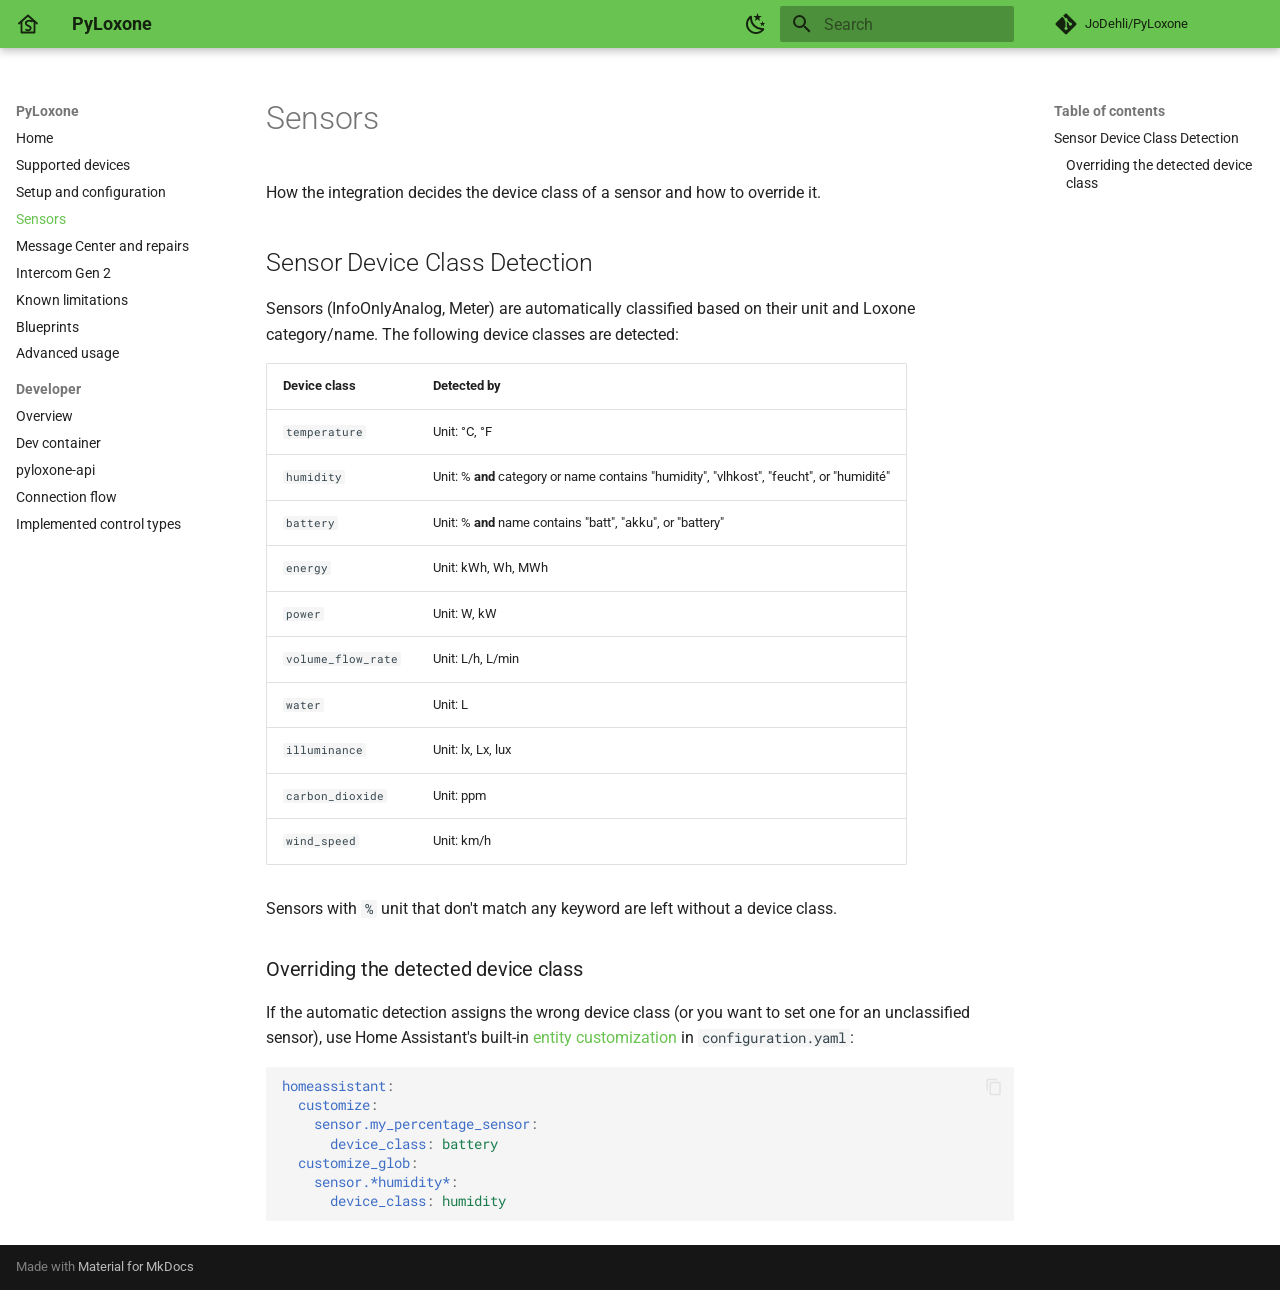
<file: sensors/index.html>
<!doctype html>
<html lang="en" class="no-js">
  <head>
    
      <meta charset="utf-8">
      <meta name="viewport" content="width=device-width,initial-scale=1">
      
        <meta name="description" content="Home Assistant integration for the Loxone Miniserver">
      
      
      
        <link rel="canonical" href="https://jodehli.github.io/PyLoxone/sensors/">
      
      
        <link rel="prev" href="../setup/">
      
      
        <link rel="next" href="../message-center/">
      
      
        
      
      
      <link rel="icon" href="../assets/favicon.svg">
      <meta name="generator" content="mkdocs-1.6.1, mkdocs-material-9.8.2">
    
    
      
        <title>Sensors - PyLoxone</title>
      
    
    
      <link rel="stylesheet" href="../assets/stylesheets/main.57a0d79d.min.css">
      
        
        <link rel="stylesheet" href="../assets/stylesheets/palette.fb2fffe2.min.css">
      
      


    
    
      
    
    
      
        
        
        <link rel="preconnect" href="https://fonts.gstatic.com" crossorigin>
        <link rel="stylesheet" href="https://fonts.googleapis.com/css?family=Roboto:300,300i,400,400i,700,700i%7CRoboto+Mono:400,400i,700,700i&display=fallback">
        <style>:root{--md-text-font:"Roboto";--md-code-font:"Roboto Mono"}</style>
      
    
    
      <link rel="stylesheet" href="../stylesheets/extra.css">
    
    <script>__md_scope=new URL("..",location),__md_hash=e=>[...e].reduce(((e,_)=>(e<<5)-e+_.charCodeAt(0)),0),__md_get=(e,_=localStorage,t=__md_scope)=>JSON.parse(_.getItem(t.pathname+"."+e)),__md_set=(e,_,t=localStorage,a=__md_scope)=>{try{t.setItem(a.pathname+"."+e,JSON.stringify(_))}catch(e){}}</script>
    
      

    
    
  </head>
  
  
    
    
      
    
    
    
    
    <body dir="ltr" data-md-color-scheme="default" data-md-color-primary="custom" data-md-color-accent="custom">
  
    
    <input class="md-toggle" data-md-toggle="drawer" type="checkbox" id="__drawer" autocomplete="off">
    <input class="md-toggle" data-md-toggle="search" type="checkbox" id="__search" autocomplete="off">
    <label class="md-overlay" for="__drawer"></label>
    <div data-md-component="skip">
      
        
        <a href="#sensors" class="md-skip">
          Skip to content
        </a>
      
    </div>
    <div data-md-component="announce">
      
    </div>
    
    
      

  

<header class="md-header md-header--shadow" data-md-component="header">
  <nav class="md-header__inner md-grid" aria-label="Header">
    <a href=".." title="PyLoxone" class="md-header__button md-logo" aria-label="PyLoxone" data-md-component="logo">
      
  
  <svg xmlns="http://www.w3.org/2000/svg" viewBox="0 0 24 24"><g fill="none" stroke="currentColor" stroke-width="1.8" stroke-linecap="round" stroke-linejoin="round"><path d="M3 11.5 12 3.5l9 8"/><path d="M5.5 10v10.5h13V10"/><path d="M15.5 9.2c-3-1.2-6.2 0-5.6 2.6.6 2.6 5.4 1.6 4.8 4.6-.4 2-2.6 2.4-4.6 1.4"/><path d="M16.5 9.2h1.2m0 0 .7-.6m-.7.6.7.6" stroke-width="1.1"/></g><circle cx="15.7" cy="9.3" r="1" fill="currentColor"/></svg>

    </a>
    <label class="md-header__button md-icon" for="__drawer">
      
      <svg xmlns="http://www.w3.org/2000/svg" viewBox="0 0 24 24"><path d="M3 6h18v2H3zm0 5h18v2H3zm0 5h18v2H3z"/></svg>
    </label>
    <div class="md-header__title" data-md-component="header-title">
      <div class="md-header__ellipsis">
        <div class="md-header__topic">
          <span class="md-ellipsis">
            PyLoxone
          </span>
        </div>
        <div class="md-header__topic" data-md-component="header-topic">
          <span class="md-ellipsis">
            
              Sensors
            
          </span>
        </div>
      </div>
    </div>
    
      
        <form class="md-header__option" data-md-component="palette">
  
    
    
    
    <input class="md-option" data-md-color-media="(prefers-color-scheme: light)" data-md-color-scheme="default" data-md-color-primary="custom" data-md-color-accent="custom"  aria-label="Switch to dark mode"  type="radio" name="__palette" id="__palette_0">
    
      <label class="md-header__button md-icon" title="Switch to dark mode" for="__palette_1" hidden>
        <svg xmlns="http://www.w3.org/2000/svg" viewBox="0 0 24 24"><path d="m17.75 4.09-2.53 1.94.91 3.06-2.63-1.81-2.63 1.81.91-3.06-2.53-1.94L12.44 4l1.06-3 1.06 3zm3.5 6.91-1.64 1.25.59 1.98-1.7-1.17-1.7 1.17.59-1.98L15.75 11l2.06-.05L18.5 9l.69 1.95zm-2.28 4.95c.83-.08 1.72 1.1 1.19 1.85-.32.45-.66.87-1.08 1.27C15.17 23 8.84 23 4.94 19.07c-3.91-3.9-3.91-10.24 0-14.14.4-.4.82-.76 1.27-1.08.75-.53 1.93.36 1.85 1.19-.27 2.86.69 5.83 2.89 8.02a9.96 9.96 0 0 0 8.02 2.89m-1.64 2.02a12.08 12.08 0 0 1-7.8-3.47c-2.17-2.19-3.33-5-3.49-7.82-2.81 3.14-2.7 7.96.31 10.98 3.02 3.01 7.84 3.12 10.98.31"/></svg>
      </label>
    
  
    
    
    
    <input class="md-option" data-md-color-media="(prefers-color-scheme: dark)" data-md-color-scheme="slate" data-md-color-primary="custom" data-md-color-accent="custom"  aria-label="Switch to light mode"  type="radio" name="__palette" id="__palette_1">
    
      <label class="md-header__button md-icon" title="Switch to light mode" for="__palette_0" hidden>
        <svg xmlns="http://www.w3.org/2000/svg" viewBox="0 0 24 24"><path d="M12 7a5 5 0 0 1 5 5 5 5 0 0 1-5 5 5 5 0 0 1-5-5 5 5 0 0 1 5-5m0 2a3 3 0 0 0-3 3 3 3 0 0 0 3 3 3 3 0 0 0 3-3 3 3 0 0 0-3-3m0-7 2.39 3.42C13.65 5.15 12.84 5 12 5s-1.65.15-2.39.42zM3.34 7l4.16-.35A7.2 7.2 0 0 0 5.94 8.5c-.44.74-.69 1.5-.83 2.29zm.02 10 1.76-3.77a7.131 7.131 0 0 0 2.38 4.14zM20.65 7l-1.77 3.79a7.02 7.02 0 0 0-2.38-4.15zm-.01 10-4.14.36c.59-.51 1.12-1.14 1.54-1.86.42-.73.69-1.5.83-2.29zM12 22l-2.41-3.44c.74.27 1.55.44 2.41.44.82 0 1.63-.17 2.37-.44z"/></svg>
      </label>
    
  
</form>
      
    
    
      <script>var palette=__md_get("__palette");if(palette&&palette.color){if("(prefers-color-scheme)"===palette.color.media){var media=matchMedia("(prefers-color-scheme: light)"),input=document.querySelector(media.matches?"[data-md-color-media='(prefers-color-scheme: light)']":"[data-md-color-media='(prefers-color-scheme: dark)']");palette.color.media=input.getAttribute("data-md-color-media"),palette.color.scheme=input.getAttribute("data-md-color-scheme"),palette.color.primary=input.getAttribute("data-md-color-primary"),palette.color.accent=input.getAttribute("data-md-color-accent")}for(var[key,value]of Object.entries(palette.color))document.body.setAttribute("data-md-color-"+key,value)}</script>
    
    
    
      
      
        <label class="md-header__button md-icon" for="__search">
          
          <svg xmlns="http://www.w3.org/2000/svg" viewBox="0 0 24 24"><path d="M9.5 3A6.5 6.5 0 0 1 16 9.5c0 1.61-.59 3.09-1.56 4.23l.27.27h.79l5 5-1.5 1.5-5-5v-.79l-.27-.27A6.52 6.52 0 0 1 9.5 16 6.5 6.5 0 0 1 3 9.5 6.5 6.5 0 0 1 9.5 3m0 2C7 5 5 7 5 9.5S7 14 9.5 14 14 12 14 9.5 12 5 9.5 5"/></svg>
        </label>
        <div class="md-search" data-md-component="search" role="dialog">
  <label class="md-search__overlay" for="__search"></label>
  <div class="md-search__inner" role="search">
    <form class="md-search__form" name="search">
      <input type="text" class="md-search__input" name="query" aria-label="Search" placeholder="Search" autocapitalize="off" autocorrect="off" autocomplete="off" spellcheck="false" data-md-component="search-query" required>
      <label class="md-search__icon md-icon" for="__search">
        
        <svg xmlns="http://www.w3.org/2000/svg" viewBox="0 0 24 24"><path d="M9.5 3A6.5 6.5 0 0 1 16 9.5c0 1.61-.59 3.09-1.56 4.23l.27.27h.79l5 5-1.5 1.5-5-5v-.79l-.27-.27A6.52 6.52 0 0 1 9.5 16 6.5 6.5 0 0 1 3 9.5 6.5 6.5 0 0 1 9.5 3m0 2C7 5 5 7 5 9.5S7 14 9.5 14 14 12 14 9.5 12 5 9.5 5"/></svg>
        
        <svg xmlns="http://www.w3.org/2000/svg" viewBox="0 0 24 24"><path d="M20 11v2H8l5.5 5.5-1.42 1.42L4.16 12l7.92-7.92L13.5 5.5 8 11z"/></svg>
      </label>
      <nav class="md-search__options" aria-label="Search">
        
        <button type="reset" class="md-search__icon md-icon" title="Clear" aria-label="Clear" tabindex="-1">
          
          <svg xmlns="http://www.w3.org/2000/svg" viewBox="0 0 24 24"><path d="M19 6.41 17.59 5 12 10.59 6.41 5 5 6.41 10.59 12 5 17.59 6.41 19 12 13.41 17.59 19 19 17.59 13.41 12z"/></svg>
        </button>
      </nav>
      
    </form>
    <div class="md-search__output">
      <div class="md-search__scrollwrap" tabindex="0" data-md-scrollfix>
        <div class="md-search-result" data-md-component="search-result">
          <div class="md-search-result__meta">
            Initializing search
          </div>
          <ol class="md-search-result__list" role="presentation"></ol>
        </div>
      </div>
    </div>
  </div>
</div>
      
    
    
      <div class="md-header__source">
        <a href="https://github.com/JoDehli/PyLoxone" title="Go to repository" class="md-source" data-md-component="source">
  <div class="md-source__icon md-icon">
    
    <svg xmlns="http://www.w3.org/2000/svg" viewBox="0 0 448 512"><!--! Font Awesome Free 7.1.0 by @fontawesome - https://fontawesome.com License - https://fontawesome.com/license/free (Icons: CC BY 4.0, Fonts: SIL OFL 1.1, Code: MIT License) Copyright 2025 Fonticons, Inc.--><path d="M439.6 236.1 244 40.5c-5.4-5.5-12.8-8.5-20.4-8.5s-15 3-20.4 8.4L162.5 81l51.5 51.5c27.1-9.1 52.7 16.8 43.4 43.7l49.7 49.7c34.2-11.8 61.2 31 35.5 56.7-26.5 26.5-70.2-2.9-56-37.3L240.3 199v121.9c25.3 12.5 22.3 41.8 9.1 55-6.4 6.4-15.2 10.1-24.3 10.1s-17.8-3.6-24.3-10.1c-17.6-17.6-11.1-46.9 11.2-56v-123c-20.8-8.5-24.6-30.7-18.6-45L142.6 101 8.5 235.1C3 240.6 0 247.9 0 255.5s3 15 8.5 20.4l195.6 195.7c5.4 5.4 12.7 8.4 20.4 8.4s15-3 20.4-8.4l194.7-194.7c5.4-5.4 8.4-12.8 8.4-20.4s-3-15-8.4-20.4"/></svg>
  </div>
  <div class="md-source__repository">
    JoDehli/PyLoxone
  </div>
</a>
      </div>
    
  </nav>
  
</header>
    
    <div class="md-container" data-md-component="container">
      
      
        
          
        
      
      <main class="md-main" data-md-component="main">
        <div class="md-main__inner md-grid">
          
            
              
              <div class="md-sidebar md-sidebar--primary" data-md-component="sidebar" data-md-type="navigation" >
                <div class="md-sidebar__scrollwrap">
                  <div class="md-sidebar__inner">
                    



<nav class="md-nav md-nav--primary" aria-label="Navigation" data-md-level="0">
  <label class="md-nav__title" for="__drawer">
    <a href=".." title="PyLoxone" class="md-nav__button md-logo" aria-label="PyLoxone" data-md-component="logo">
      
  
  <svg xmlns="http://www.w3.org/2000/svg" viewBox="0 0 24 24"><g fill="none" stroke="currentColor" stroke-width="1.8" stroke-linecap="round" stroke-linejoin="round"><path d="M3 11.5 12 3.5l9 8"/><path d="M5.5 10v10.5h13V10"/><path d="M15.5 9.2c-3-1.2-6.2 0-5.6 2.6.6 2.6 5.4 1.6 4.8 4.6-.4 2-2.6 2.4-4.6 1.4"/><path d="M16.5 9.2h1.2m0 0 .7-.6m-.7.6.7.6" stroke-width="1.1"/></g><circle cx="15.7" cy="9.3" r="1" fill="currentColor"/></svg>

    </a>
    PyLoxone
  </label>
  
    <div class="md-nav__source">
      <a href="https://github.com/JoDehli/PyLoxone" title="Go to repository" class="md-source" data-md-component="source">
  <div class="md-source__icon md-icon">
    
    <svg xmlns="http://www.w3.org/2000/svg" viewBox="0 0 448 512"><!--! Font Awesome Free 7.1.0 by @fontawesome - https://fontawesome.com License - https://fontawesome.com/license/free (Icons: CC BY 4.0, Fonts: SIL OFL 1.1, Code: MIT License) Copyright 2025 Fonticons, Inc.--><path d="M439.6 236.1 244 40.5c-5.4-5.5-12.8-8.5-20.4-8.5s-15 3-20.4 8.4L162.5 81l51.5 51.5c27.1-9.1 52.7 16.8 43.4 43.7l49.7 49.7c34.2-11.8 61.2 31 35.5 56.7-26.5 26.5-70.2-2.9-56-37.3L240.3 199v121.9c25.3 12.5 22.3 41.8 9.1 55-6.4 6.4-15.2 10.1-24.3 10.1s-17.8-3.6-24.3-10.1c-17.6-17.6-11.1-46.9 11.2-56v-123c-20.8-8.5-24.6-30.7-18.6-45L142.6 101 8.5 235.1C3 240.6 0 247.9 0 255.5s3 15 8.5 20.4l195.6 195.7c5.4 5.4 12.7 8.4 20.4 8.4s15-3 20.4-8.4l194.7-194.7c5.4-5.4 8.4-12.8 8.4-20.4s-3-15-8.4-20.4"/></svg>
  </div>
  <div class="md-source__repository">
    JoDehli/PyLoxone
  </div>
</a>
    </div>
  
  <ul class="md-nav__list" data-md-scrollfix>
    
      
      
  
  
  
  
    <li class="md-nav__item">
      <a href=".." class="md-nav__link">
        
  
  
  <span class="md-ellipsis">
    
  
    Home
  

    
  </span>
  
  

      </a>
    </li>
  

    
      
      
  
  
  
  
    <li class="md-nav__item">
      <a href="../supported-devices/" class="md-nav__link">
        
  
  
  <span class="md-ellipsis">
    
  
    Supported devices
  

    
  </span>
  
  

      </a>
    </li>
  

    
      
      
  
  
  
  
    <li class="md-nav__item">
      <a href="../setup/" class="md-nav__link">
        
  
  
  <span class="md-ellipsis">
    
  
    Setup and configuration
  

    
  </span>
  
  

      </a>
    </li>
  

    
      
      
  
  
    
  
  
  
    <li class="md-nav__item md-nav__item--active">
      
      <input class="md-nav__toggle md-toggle" type="checkbox" id="__toc">
      
      
        
      
      
        <label class="md-nav__link md-nav__link--active" for="__toc">
          
  
  
  <span class="md-ellipsis">
    
  
    Sensors
  

    
  </span>
  
  

          <span class="md-nav__icon md-icon"></span>
        </label>
      
      <a href="./" class="md-nav__link md-nav__link--active">
        
  
  
  <span class="md-ellipsis">
    
  
    Sensors
  

    
  </span>
  
  

      </a>
      
        

<nav class="md-nav md-nav--secondary" aria-label="Table of contents">
  
  
  
    
  
  
    <label class="md-nav__title" for="__toc">
      <span class="md-nav__icon md-icon"></span>
      Table of contents
    </label>
    <ul class="md-nav__list" data-md-component="toc" data-md-scrollfix>
      
        <li class="md-nav__item">
  <a href="#sensor-device-class-detection" class="md-nav__link">
    <span class="md-ellipsis">
      
        Sensor Device Class Detection
      
    </span>
  </a>
  
    <nav class="md-nav" aria-label="Sensor Device Class Detection">
      <ul class="md-nav__list">
        
          <li class="md-nav__item">
  <a href="#overriding-the-detected-device-class" class="md-nav__link">
    <span class="md-ellipsis">
      
        Overriding the detected device class
      
    </span>
  </a>
  
</li>
        
      </ul>
    </nav>
  
</li>
      
    </ul>
  
</nav>
      
    </li>
  

    
      
      
  
  
  
  
    <li class="md-nav__item">
      <a href="../message-center/" class="md-nav__link">
        
  
  
  <span class="md-ellipsis">
    
  
    Message Center and repairs
  

    
  </span>
  
  

      </a>
    </li>
  

    
      
      
  
  
  
  
    <li class="md-nav__item">
      <a href="../intercom-gen2/" class="md-nav__link">
        
  
  
  <span class="md-ellipsis">
    
  
    Intercom Gen 2
  

    
  </span>
  
  

      </a>
    </li>
  

    
      
      
  
  
  
  
    <li class="md-nav__item">
      <a href="../known-limitations/" class="md-nav__link">
        
  
  
  <span class="md-ellipsis">
    
  
    Known limitations
  

    
  </span>
  
  

      </a>
    </li>
  

    
      
      
  
  
  
  
    <li class="md-nav__item">
      <a href="../blueprints/" class="md-nav__link">
        
  
  
  <span class="md-ellipsis">
    
  
    Blueprints
  

    
  </span>
  
  

      </a>
    </li>
  

    
      
      
  
  
  
  
    <li class="md-nav__item">
      <a href="../advanced/" class="md-nav__link">
        
  
  
  <span class="md-ellipsis">
    
  
    Advanced usage
  

    
  </span>
  
  

      </a>
    </li>
  

    
      
      
  
  
  
  
    
    
    
    
      
        
        
      
    
    
    <li class="md-nav__item md-nav__item--section md-nav__item--nested">
      
        
        
        <input class="md-nav__toggle md-toggle " type="checkbox" id="__nav_10" >
        
          
          <label class="md-nav__link" for="__nav_10" id="__nav_10_label" tabindex="">
            
  
  
  <span class="md-ellipsis">
    
  
    Developer
  

    
  </span>
  
  

            <span class="md-nav__icon md-icon"></span>
          </label>
        
        <nav class="md-nav" data-md-level="1" aria-labelledby="__nav_10_label" aria-expanded="false">
          <label class="md-nav__title" for="__nav_10">
            <span class="md-nav__icon md-icon"></span>
            
  
    Developer
  

          </label>
          <ul class="md-nav__list" data-md-scrollfix>
            
              
                
  
  
  
  
    <li class="md-nav__item">
      <a href="../developer/" class="md-nav__link">
        
  
  
  <span class="md-ellipsis">
    
  
    Overview
  

    
  </span>
  
  

      </a>
    </li>
  

              
            
              
                
  
  
  
  
    <li class="md-nav__item">
      <a href="../developer/devcontainer/" class="md-nav__link">
        
  
  
  <span class="md-ellipsis">
    
  
    Dev container
  

    
  </span>
  
  

      </a>
    </li>
  

              
            
              
                
  
  
  
  
    <li class="md-nav__item">
      <a href="../developer/pyloxone-api/" class="md-nav__link">
        
  
  
  <span class="md-ellipsis">
    
  
    pyloxone-api
  

    
  </span>
  
  

      </a>
    </li>
  

              
            
              
                
  
  
  
  
    <li class="md-nav__item">
      <a href="../developer/connection-flow/" class="md-nav__link">
        
  
  
  <span class="md-ellipsis">
    
  
    Connection flow
  

    
  </span>
  
  

      </a>
    </li>
  

              
            
              
                
  
  
  
  
    <li class="md-nav__item">
      <a href="../developer/implemented-control-types/" class="md-nav__link">
        
  
  
  <span class="md-ellipsis">
    
  
    Implemented control types
  

    
  </span>
  
  

      </a>
    </li>
  

              
            
          </ul>
        </nav>
      
    </li>
  

    
  </ul>
</nav>
                  </div>
                </div>
              </div>
            
            
              
              <div class="md-sidebar md-sidebar--secondary" data-md-component="sidebar" data-md-type="toc" >
                <div class="md-sidebar__scrollwrap">
                  <div class="md-sidebar__inner">
                    

<nav class="md-nav md-nav--secondary" aria-label="Table of contents">
  
  
  
    
  
  
    <label class="md-nav__title" for="__toc">
      <span class="md-nav__icon md-icon"></span>
      Table of contents
    </label>
    <ul class="md-nav__list" data-md-component="toc" data-md-scrollfix>
      
        <li class="md-nav__item">
  <a href="#sensor-device-class-detection" class="md-nav__link">
    <span class="md-ellipsis">
      
        Sensor Device Class Detection
      
    </span>
  </a>
  
    <nav class="md-nav" aria-label="Sensor Device Class Detection">
      <ul class="md-nav__list">
        
          <li class="md-nav__item">
  <a href="#overriding-the-detected-device-class" class="md-nav__link">
    <span class="md-ellipsis">
      
        Overriding the detected device class
      
    </span>
  </a>
  
</li>
        
      </ul>
    </nav>
  
</li>
      
    </ul>
  
</nav>
                  </div>
                </div>
              </div>
            
          
          
            <div class="md-content" data-md-component="content">
              
              <article class="md-content__inner md-typeset">
                
                  


  
  


<h1 id="sensors">Sensors<a class="headerlink" href="#sensors" title="Permanent link">&para;</a></h1>
<p>How the integration decides the device class of a sensor and how to override it.</p>
<h2 id="sensor-device-class-detection">Sensor Device Class Detection<a class="headerlink" href="#sensor-device-class-detection" title="Permanent link">&para;</a></h2>
<p>Sensors (InfoOnlyAnalog, Meter) are automatically classified based on their unit and Loxone category/name. The following device classes are detected:</p>
<table>
<thead>
<tr>
<th>Device class</th>
<th>Detected by</th>
</tr>
</thead>
<tbody>
<tr>
<td><code>temperature</code></td>
<td>Unit: °C, °F</td>
</tr>
<tr>
<td><code>humidity</code></td>
<td>Unit: % <strong>and</strong> category or name contains "humidity", "vlhkost", "feucht", or "humidité"</td>
</tr>
<tr>
<td><code>battery</code></td>
<td>Unit: % <strong>and</strong> name contains "batt", "akku", or "battery"</td>
</tr>
<tr>
<td><code>energy</code></td>
<td>Unit: kWh, Wh, MWh</td>
</tr>
<tr>
<td><code>power</code></td>
<td>Unit: W, kW</td>
</tr>
<tr>
<td><code>volume_flow_rate</code></td>
<td>Unit: L/h, L/min</td>
</tr>
<tr>
<td><code>water</code></td>
<td>Unit: L</td>
</tr>
<tr>
<td><code>illuminance</code></td>
<td>Unit: lx, Lx, lux</td>
</tr>
<tr>
<td><code>carbon_dioxide</code></td>
<td>Unit: ppm</td>
</tr>
<tr>
<td><code>wind_speed</code></td>
<td>Unit: km/h</td>
</tr>
</tbody>
</table>
<p>Sensors with <code>%</code> unit that don't match any keyword are left without a device class.</p>
<h3 id="overriding-the-detected-device-class">Overriding the detected device class<a class="headerlink" href="#overriding-the-detected-device-class" title="Permanent link">&para;</a></h3>
<p>If the automatic detection assigns the wrong device class (or you want to set one for an unclassified sensor), use Home Assistant's built-in <a href="https://www.home-assistant.io/docs/configuration/customizing-devices/">entity customization</a> in <code>configuration.yaml</code>:</p>
<div class="highlight"><pre><span></span><code><a id="__codelineno-0-1" name="__codelineno-0-1" href="#__codelineno-0-1"></a><span class="nt">homeassistant</span><span class="p">:</span>
<a id="__codelineno-0-2" name="__codelineno-0-2" href="#__codelineno-0-2"></a><span class="w">  </span><span class="nt">customize</span><span class="p">:</span>
<a id="__codelineno-0-3" name="__codelineno-0-3" href="#__codelineno-0-3"></a><span class="w">    </span><span class="nt">sensor.my_percentage_sensor</span><span class="p">:</span>
<a id="__codelineno-0-4" name="__codelineno-0-4" href="#__codelineno-0-4"></a><span class="w">      </span><span class="nt">device_class</span><span class="p">:</span><span class="w"> </span><span class="l l-Scalar l-Scalar-Plain">battery</span>
<a id="__codelineno-0-5" name="__codelineno-0-5" href="#__codelineno-0-5"></a><span class="w">  </span><span class="nt">customize_glob</span><span class="p">:</span>
<a id="__codelineno-0-6" name="__codelineno-0-6" href="#__codelineno-0-6"></a><span class="w">    </span><span class="nt">sensor.*humidity*</span><span class="p">:</span>
<a id="__codelineno-0-7" name="__codelineno-0-7" href="#__codelineno-0-7"></a><span class="w">      </span><span class="nt">device_class</span><span class="p">:</span><span class="w"> </span><span class="l l-Scalar l-Scalar-Plain">humidity</span>
</code></pre></div>












                
              </article>
            </div>
          
          
  <script>var tabs=__md_get("__tabs");if(Array.isArray(tabs))e:for(var set of document.querySelectorAll(".tabbed-set")){var labels=set.querySelector(".tabbed-labels");for(var tab of tabs)for(var label of labels.getElementsByTagName("label"))if(label.innerText.trim()===tab){var input=document.getElementById(label.htmlFor);input.checked=!0;continue e}}</script>

<script>var target=document.getElementById(location.hash.slice(1));target&&target.name&&(target.checked=target.name.startsWith("__tabbed_"))</script>
        </div>
        
      </main>
      
        <footer class="md-footer">
  
  <div class="md-footer-meta md-typeset">
    <div class="md-footer-meta__inner md-grid">
      <div class="md-copyright">
  
  
    Made with
    <a href="https://squidfunk.github.io/mkdocs-material/" target="_blank" rel="noopener">
      Material for MkDocs
    </a>
  
</div>
      
    </div>
  </div>
</footer>
      
    </div>
    <div class="md-dialog" data-md-component="dialog">
      <div class="md-dialog__inner md-typeset"></div>
    </div>
    
    
    
      
      
      <script id="__config" type="application/json">{"annotate": null, "base": "..", "features": ["content.tabs.link", "navigation.sections", "content.code.copy"], "search": "../assets/javascripts/workers/search.a7633da7.min.js", "tags": null, "translations": {"clipboard.copied": "Copied to clipboard", "clipboard.copy": "Copy to clipboard", "search.result.more.one": "1 more on this page", "search.result.more.other": "# more on this page", "search.result.none": "No matching documents", "search.result.one": "1 matching document", "search.result.other": "# matching documents", "search.result.placeholder": "Type to start searching", "search.result.term.missing": "Missing", "select.version": "Select version"}, "version": null}</script>
    
    
      <script src="../assets/javascripts/bundle.a5f9d56c.min.js"></script>
      
    
  </body>
</html>
</file>
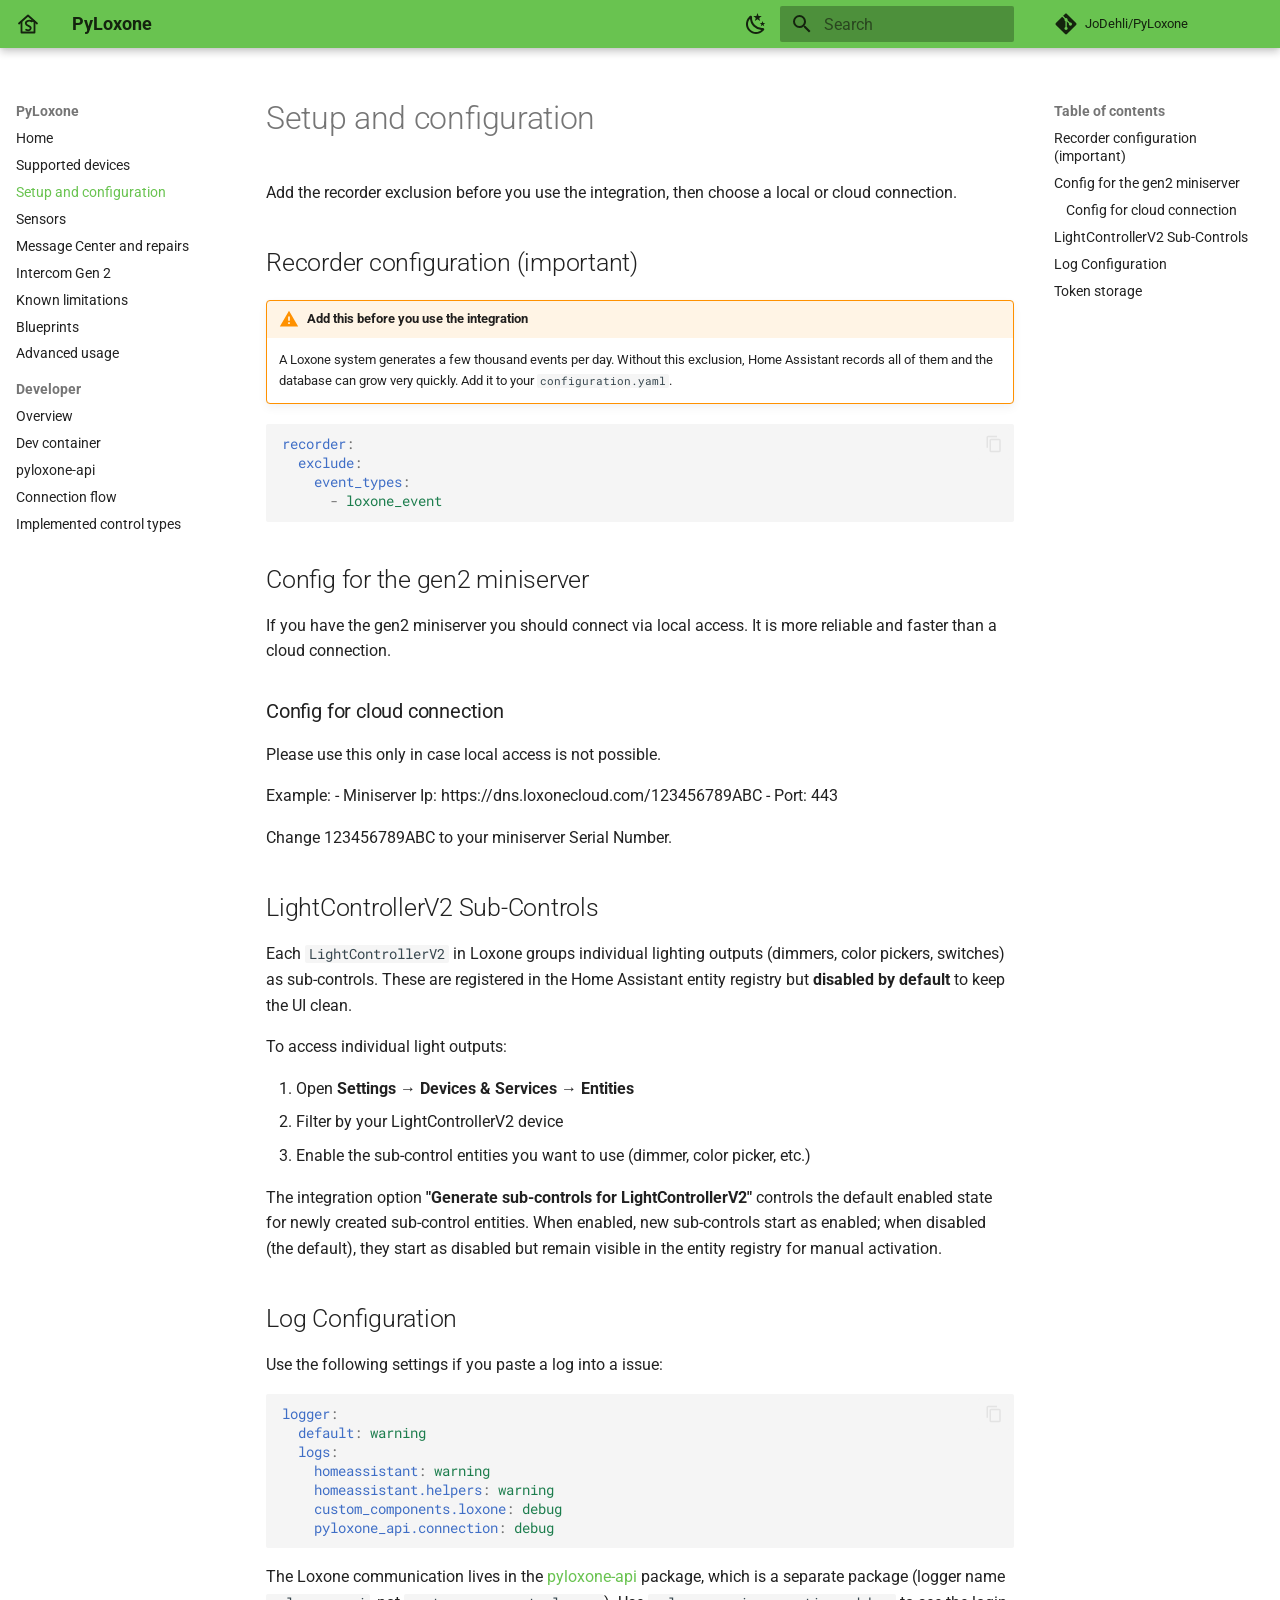
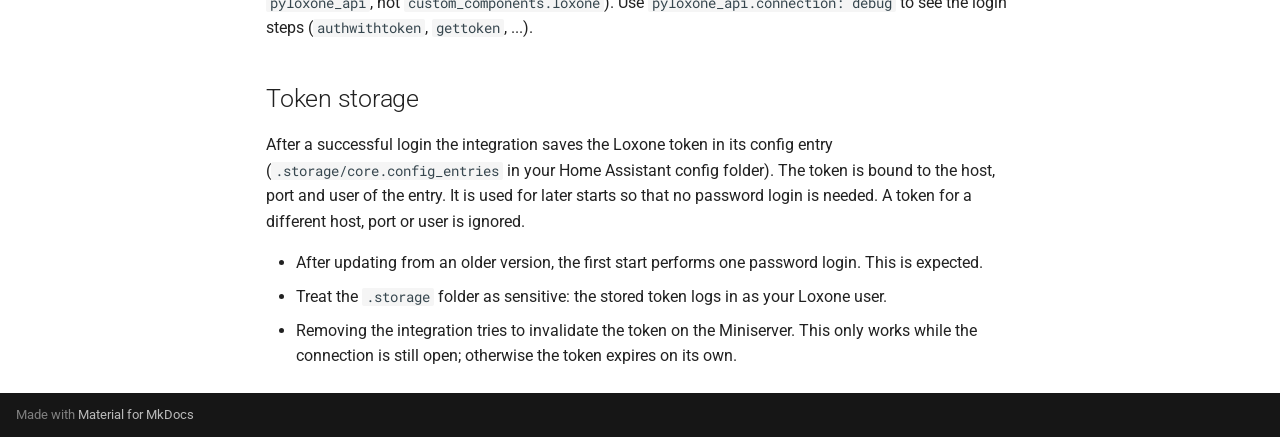
<file: setup/index.html>
<!doctype html>
<html lang="en" class="no-js">
  <head>
    
      <meta charset="utf-8">
      <meta name="viewport" content="width=device-width,initial-scale=1">
      
        <meta name="description" content="Home Assistant integration for the Loxone Miniserver">
      
      
      
        <link rel="canonical" href="https://jodehli.github.io/PyLoxone/setup/">
      
      
        <link rel="prev" href="../supported-devices/">
      
      
        <link rel="next" href="../sensors/">
      
      
        
      
      
      <link rel="icon" href="../assets/favicon.svg">
      <meta name="generator" content="mkdocs-1.6.1, mkdocs-material-9.8.2">
    
    
      
        <title>Setup and configuration - PyLoxone</title>
      
    
    
      <link rel="stylesheet" href="../assets/stylesheets/main.57a0d79d.min.css">
      
        
        <link rel="stylesheet" href="../assets/stylesheets/palette.fb2fffe2.min.css">
      
      


    
    
      
    
    
      
        
        
        <link rel="preconnect" href="https://fonts.gstatic.com" crossorigin>
        <link rel="stylesheet" href="https://fonts.googleapis.com/css?family=Roboto:300,300i,400,400i,700,700i%7CRoboto+Mono:400,400i,700,700i&display=fallback">
        <style>:root{--md-text-font:"Roboto";--md-code-font:"Roboto Mono"}</style>
      
    
    
      <link rel="stylesheet" href="../stylesheets/extra.css">
    
    <script>__md_scope=new URL("..",location),__md_hash=e=>[...e].reduce(((e,_)=>(e<<5)-e+_.charCodeAt(0)),0),__md_get=(e,_=localStorage,t=__md_scope)=>JSON.parse(_.getItem(t.pathname+"."+e)),__md_set=(e,_,t=localStorage,a=__md_scope)=>{try{t.setItem(a.pathname+"."+e,JSON.stringify(_))}catch(e){}}</script>
    
      

    
    
  </head>
  
  
    
    
      
    
    
    
    
    <body dir="ltr" data-md-color-scheme="default" data-md-color-primary="custom" data-md-color-accent="custom">
  
    
    <input class="md-toggle" data-md-toggle="drawer" type="checkbox" id="__drawer" autocomplete="off">
    <input class="md-toggle" data-md-toggle="search" type="checkbox" id="__search" autocomplete="off">
    <label class="md-overlay" for="__drawer"></label>
    <div data-md-component="skip">
      
        
        <a href="#setup-and-configuration" class="md-skip">
          Skip to content
        </a>
      
    </div>
    <div data-md-component="announce">
      
    </div>
    
    
      

  

<header class="md-header md-header--shadow" data-md-component="header">
  <nav class="md-header__inner md-grid" aria-label="Header">
    <a href=".." title="PyLoxone" class="md-header__button md-logo" aria-label="PyLoxone" data-md-component="logo">
      
  
  <svg xmlns="http://www.w3.org/2000/svg" viewBox="0 0 24 24"><g fill="none" stroke="currentColor" stroke-width="1.8" stroke-linecap="round" stroke-linejoin="round"><path d="M3 11.5 12 3.5l9 8"/><path d="M5.5 10v10.5h13V10"/><path d="M15.5 9.2c-3-1.2-6.2 0-5.6 2.6.6 2.6 5.4 1.6 4.8 4.6-.4 2-2.6 2.4-4.6 1.4"/><path d="M16.5 9.2h1.2m0 0 .7-.6m-.7.6.7.6" stroke-width="1.1"/></g><circle cx="15.7" cy="9.3" r="1" fill="currentColor"/></svg>

    </a>
    <label class="md-header__button md-icon" for="__drawer">
      
      <svg xmlns="http://www.w3.org/2000/svg" viewBox="0 0 24 24"><path d="M3 6h18v2H3zm0 5h18v2H3zm0 5h18v2H3z"/></svg>
    </label>
    <div class="md-header__title" data-md-component="header-title">
      <div class="md-header__ellipsis">
        <div class="md-header__topic">
          <span class="md-ellipsis">
            PyLoxone
          </span>
        </div>
        <div class="md-header__topic" data-md-component="header-topic">
          <span class="md-ellipsis">
            
              Setup and configuration
            
          </span>
        </div>
      </div>
    </div>
    
      
        <form class="md-header__option" data-md-component="palette">
  
    
    
    
    <input class="md-option" data-md-color-media="(prefers-color-scheme: light)" data-md-color-scheme="default" data-md-color-primary="custom" data-md-color-accent="custom"  aria-label="Switch to dark mode"  type="radio" name="__palette" id="__palette_0">
    
      <label class="md-header__button md-icon" title="Switch to dark mode" for="__palette_1" hidden>
        <svg xmlns="http://www.w3.org/2000/svg" viewBox="0 0 24 24"><path d="m17.75 4.09-2.53 1.94.91 3.06-2.63-1.81-2.63 1.81.91-3.06-2.53-1.94L12.44 4l1.06-3 1.06 3zm3.5 6.91-1.64 1.25.59 1.98-1.7-1.17-1.7 1.17.59-1.98L15.75 11l2.06-.05L18.5 9l.69 1.95zm-2.28 4.95c.83-.08 1.72 1.1 1.19 1.85-.32.45-.66.87-1.08 1.27C15.17 23 8.84 23 4.94 19.07c-3.91-3.9-3.91-10.24 0-14.14.4-.4.82-.76 1.27-1.08.75-.53 1.93.36 1.85 1.19-.27 2.86.69 5.83 2.89 8.02a9.96 9.96 0 0 0 8.02 2.89m-1.64 2.02a12.08 12.08 0 0 1-7.8-3.47c-2.17-2.19-3.33-5-3.49-7.82-2.81 3.14-2.7 7.96.31 10.98 3.02 3.01 7.84 3.12 10.98.31"/></svg>
      </label>
    
  
    
    
    
    <input class="md-option" data-md-color-media="(prefers-color-scheme: dark)" data-md-color-scheme="slate" data-md-color-primary="custom" data-md-color-accent="custom"  aria-label="Switch to light mode"  type="radio" name="__palette" id="__palette_1">
    
      <label class="md-header__button md-icon" title="Switch to light mode" for="__palette_0" hidden>
        <svg xmlns="http://www.w3.org/2000/svg" viewBox="0 0 24 24"><path d="M12 7a5 5 0 0 1 5 5 5 5 0 0 1-5 5 5 5 0 0 1-5-5 5 5 0 0 1 5-5m0 2a3 3 0 0 0-3 3 3 3 0 0 0 3 3 3 3 0 0 0 3-3 3 3 0 0 0-3-3m0-7 2.39 3.42C13.65 5.15 12.84 5 12 5s-1.65.15-2.39.42zM3.34 7l4.16-.35A7.2 7.2 0 0 0 5.94 8.5c-.44.74-.69 1.5-.83 2.29zm.02 10 1.76-3.77a7.131 7.131 0 0 0 2.38 4.14zM20.65 7l-1.77 3.79a7.02 7.02 0 0 0-2.38-4.15zm-.01 10-4.14.36c.59-.51 1.12-1.14 1.54-1.86.42-.73.69-1.5.83-2.29zM12 22l-2.41-3.44c.74.27 1.55.44 2.41.44.82 0 1.63-.17 2.37-.44z"/></svg>
      </label>
    
  
</form>
      
    
    
      <script>var palette=__md_get("__palette");if(palette&&palette.color){if("(prefers-color-scheme)"===palette.color.media){var media=matchMedia("(prefers-color-scheme: light)"),input=document.querySelector(media.matches?"[data-md-color-media='(prefers-color-scheme: light)']":"[data-md-color-media='(prefers-color-scheme: dark)']");palette.color.media=input.getAttribute("data-md-color-media"),palette.color.scheme=input.getAttribute("data-md-color-scheme"),palette.color.primary=input.getAttribute("data-md-color-primary"),palette.color.accent=input.getAttribute("data-md-color-accent")}for(var[key,value]of Object.entries(palette.color))document.body.setAttribute("data-md-color-"+key,value)}</script>
    
    
    
      
      
        <label class="md-header__button md-icon" for="__search">
          
          <svg xmlns="http://www.w3.org/2000/svg" viewBox="0 0 24 24"><path d="M9.5 3A6.5 6.5 0 0 1 16 9.5c0 1.61-.59 3.09-1.56 4.23l.27.27h.79l5 5-1.5 1.5-5-5v-.79l-.27-.27A6.52 6.52 0 0 1 9.5 16 6.5 6.5 0 0 1 3 9.5 6.5 6.5 0 0 1 9.5 3m0 2C7 5 5 7 5 9.5S7 14 9.5 14 14 12 14 9.5 12 5 9.5 5"/></svg>
        </label>
        <div class="md-search" data-md-component="search" role="dialog">
  <label class="md-search__overlay" for="__search"></label>
  <div class="md-search__inner" role="search">
    <form class="md-search__form" name="search">
      <input type="text" class="md-search__input" name="query" aria-label="Search" placeholder="Search" autocapitalize="off" autocorrect="off" autocomplete="off" spellcheck="false" data-md-component="search-query" required>
      <label class="md-search__icon md-icon" for="__search">
        
        <svg xmlns="http://www.w3.org/2000/svg" viewBox="0 0 24 24"><path d="M9.5 3A6.5 6.5 0 0 1 16 9.5c0 1.61-.59 3.09-1.56 4.23l.27.27h.79l5 5-1.5 1.5-5-5v-.79l-.27-.27A6.52 6.52 0 0 1 9.5 16 6.5 6.5 0 0 1 3 9.5 6.5 6.5 0 0 1 9.5 3m0 2C7 5 5 7 5 9.5S7 14 9.5 14 14 12 14 9.5 12 5 9.5 5"/></svg>
        
        <svg xmlns="http://www.w3.org/2000/svg" viewBox="0 0 24 24"><path d="M20 11v2H8l5.5 5.5-1.42 1.42L4.16 12l7.92-7.92L13.5 5.5 8 11z"/></svg>
      </label>
      <nav class="md-search__options" aria-label="Search">
        
        <button type="reset" class="md-search__icon md-icon" title="Clear" aria-label="Clear" tabindex="-1">
          
          <svg xmlns="http://www.w3.org/2000/svg" viewBox="0 0 24 24"><path d="M19 6.41 17.59 5 12 10.59 6.41 5 5 6.41 10.59 12 5 17.59 6.41 19 12 13.41 17.59 19 19 17.59 13.41 12z"/></svg>
        </button>
      </nav>
      
    </form>
    <div class="md-search__output">
      <div class="md-search__scrollwrap" tabindex="0" data-md-scrollfix>
        <div class="md-search-result" data-md-component="search-result">
          <div class="md-search-result__meta">
            Initializing search
          </div>
          <ol class="md-search-result__list" role="presentation"></ol>
        </div>
      </div>
    </div>
  </div>
</div>
      
    
    
      <div class="md-header__source">
        <a href="https://github.com/JoDehli/PyLoxone" title="Go to repository" class="md-source" data-md-component="source">
  <div class="md-source__icon md-icon">
    
    <svg xmlns="http://www.w3.org/2000/svg" viewBox="0 0 448 512"><!--! Font Awesome Free 7.1.0 by @fontawesome - https://fontawesome.com License - https://fontawesome.com/license/free (Icons: CC BY 4.0, Fonts: SIL OFL 1.1, Code: MIT License) Copyright 2025 Fonticons, Inc.--><path d="M439.6 236.1 244 40.5c-5.4-5.5-12.8-8.5-20.4-8.5s-15 3-20.4 8.4L162.5 81l51.5 51.5c27.1-9.1 52.7 16.8 43.4 43.7l49.7 49.7c34.2-11.8 61.2 31 35.5 56.7-26.5 26.5-70.2-2.9-56-37.3L240.3 199v121.9c25.3 12.5 22.3 41.8 9.1 55-6.4 6.4-15.2 10.1-24.3 10.1s-17.8-3.6-24.3-10.1c-17.6-17.6-11.1-46.9 11.2-56v-123c-20.8-8.5-24.6-30.7-18.6-45L142.6 101 8.5 235.1C3 240.6 0 247.9 0 255.5s3 15 8.5 20.4l195.6 195.7c5.4 5.4 12.7 8.4 20.4 8.4s15-3 20.4-8.4l194.7-194.7c5.4-5.4 8.4-12.8 8.4-20.4s-3-15-8.4-20.4"/></svg>
  </div>
  <div class="md-source__repository">
    JoDehli/PyLoxone
  </div>
</a>
      </div>
    
  </nav>
  
</header>
    
    <div class="md-container" data-md-component="container">
      
      
        
          
        
      
      <main class="md-main" data-md-component="main">
        <div class="md-main__inner md-grid">
          
            
              
              <div class="md-sidebar md-sidebar--primary" data-md-component="sidebar" data-md-type="navigation" >
                <div class="md-sidebar__scrollwrap">
                  <div class="md-sidebar__inner">
                    



<nav class="md-nav md-nav--primary" aria-label="Navigation" data-md-level="0">
  <label class="md-nav__title" for="__drawer">
    <a href=".." title="PyLoxone" class="md-nav__button md-logo" aria-label="PyLoxone" data-md-component="logo">
      
  
  <svg xmlns="http://www.w3.org/2000/svg" viewBox="0 0 24 24"><g fill="none" stroke="currentColor" stroke-width="1.8" stroke-linecap="round" stroke-linejoin="round"><path d="M3 11.5 12 3.5l9 8"/><path d="M5.5 10v10.5h13V10"/><path d="M15.5 9.2c-3-1.2-6.2 0-5.6 2.6.6 2.6 5.4 1.6 4.8 4.6-.4 2-2.6 2.4-4.6 1.4"/><path d="M16.5 9.2h1.2m0 0 .7-.6m-.7.6.7.6" stroke-width="1.1"/></g><circle cx="15.7" cy="9.3" r="1" fill="currentColor"/></svg>

    </a>
    PyLoxone
  </label>
  
    <div class="md-nav__source">
      <a href="https://github.com/JoDehli/PyLoxone" title="Go to repository" class="md-source" data-md-component="source">
  <div class="md-source__icon md-icon">
    
    <svg xmlns="http://www.w3.org/2000/svg" viewBox="0 0 448 512"><!--! Font Awesome Free 7.1.0 by @fontawesome - https://fontawesome.com License - https://fontawesome.com/license/free (Icons: CC BY 4.0, Fonts: SIL OFL 1.1, Code: MIT License) Copyright 2025 Fonticons, Inc.--><path d="M439.6 236.1 244 40.5c-5.4-5.5-12.8-8.5-20.4-8.5s-15 3-20.4 8.4L162.5 81l51.5 51.5c27.1-9.1 52.7 16.8 43.4 43.7l49.7 49.7c34.2-11.8 61.2 31 35.5 56.7-26.5 26.5-70.2-2.9-56-37.3L240.3 199v121.9c25.3 12.5 22.3 41.8 9.1 55-6.4 6.4-15.2 10.1-24.3 10.1s-17.8-3.6-24.3-10.1c-17.6-17.6-11.1-46.9 11.2-56v-123c-20.8-8.5-24.6-30.7-18.6-45L142.6 101 8.5 235.1C3 240.6 0 247.9 0 255.5s3 15 8.5 20.4l195.6 195.7c5.4 5.4 12.7 8.4 20.4 8.4s15-3 20.4-8.4l194.7-194.7c5.4-5.4 8.4-12.8 8.4-20.4s-3-15-8.4-20.4"/></svg>
  </div>
  <div class="md-source__repository">
    JoDehli/PyLoxone
  </div>
</a>
    </div>
  
  <ul class="md-nav__list" data-md-scrollfix>
    
      
      
  
  
  
  
    <li class="md-nav__item">
      <a href=".." class="md-nav__link">
        
  
  
  <span class="md-ellipsis">
    
  
    Home
  

    
  </span>
  
  

      </a>
    </li>
  

    
      
      
  
  
  
  
    <li class="md-nav__item">
      <a href="../supported-devices/" class="md-nav__link">
        
  
  
  <span class="md-ellipsis">
    
  
    Supported devices
  

    
  </span>
  
  

      </a>
    </li>
  

    
      
      
  
  
    
  
  
  
    <li class="md-nav__item md-nav__item--active">
      
      <input class="md-nav__toggle md-toggle" type="checkbox" id="__toc">
      
      
        
      
      
        <label class="md-nav__link md-nav__link--active" for="__toc">
          
  
  
  <span class="md-ellipsis">
    
  
    Setup and configuration
  

    
  </span>
  
  

          <span class="md-nav__icon md-icon"></span>
        </label>
      
      <a href="./" class="md-nav__link md-nav__link--active">
        
  
  
  <span class="md-ellipsis">
    
  
    Setup and configuration
  

    
  </span>
  
  

      </a>
      
        

<nav class="md-nav md-nav--secondary" aria-label="Table of contents">
  
  
  
    
  
  
    <label class="md-nav__title" for="__toc">
      <span class="md-nav__icon md-icon"></span>
      Table of contents
    </label>
    <ul class="md-nav__list" data-md-component="toc" data-md-scrollfix>
      
        <li class="md-nav__item">
  <a href="#recorder-configuration-important" class="md-nav__link">
    <span class="md-ellipsis">
      
        Recorder configuration (important)
      
    </span>
  </a>
  
</li>
      
        <li class="md-nav__item">
  <a href="#config-for-the-gen2-miniserver" class="md-nav__link">
    <span class="md-ellipsis">
      
        Config for the gen2 miniserver
      
    </span>
  </a>
  
    <nav class="md-nav" aria-label="Config for the gen2 miniserver">
      <ul class="md-nav__list">
        
          <li class="md-nav__item">
  <a href="#config-for-cloud-connection" class="md-nav__link">
    <span class="md-ellipsis">
      
        Config for cloud connection
      
    </span>
  </a>
  
</li>
        
      </ul>
    </nav>
  
</li>
      
        <li class="md-nav__item">
  <a href="#lightcontrollerv2-sub-controls" class="md-nav__link">
    <span class="md-ellipsis">
      
        LightControllerV2 Sub-Controls
      
    </span>
  </a>
  
</li>
      
        <li class="md-nav__item">
  <a href="#log-configuration" class="md-nav__link">
    <span class="md-ellipsis">
      
        Log Configuration
      
    </span>
  </a>
  
</li>
      
        <li class="md-nav__item">
  <a href="#token-storage" class="md-nav__link">
    <span class="md-ellipsis">
      
        Token storage
      
    </span>
  </a>
  
</li>
      
    </ul>
  
</nav>
      
    </li>
  

    
      
      
  
  
  
  
    <li class="md-nav__item">
      <a href="../sensors/" class="md-nav__link">
        
  
  
  <span class="md-ellipsis">
    
  
    Sensors
  

    
  </span>
  
  

      </a>
    </li>
  

    
      
      
  
  
  
  
    <li class="md-nav__item">
      <a href="../message-center/" class="md-nav__link">
        
  
  
  <span class="md-ellipsis">
    
  
    Message Center and repairs
  

    
  </span>
  
  

      </a>
    </li>
  

    
      
      
  
  
  
  
    <li class="md-nav__item">
      <a href="../intercom-gen2/" class="md-nav__link">
        
  
  
  <span class="md-ellipsis">
    
  
    Intercom Gen 2
  

    
  </span>
  
  

      </a>
    </li>
  

    
      
      
  
  
  
  
    <li class="md-nav__item">
      <a href="../known-limitations/" class="md-nav__link">
        
  
  
  <span class="md-ellipsis">
    
  
    Known limitations
  

    
  </span>
  
  

      </a>
    </li>
  

    
      
      
  
  
  
  
    <li class="md-nav__item">
      <a href="../blueprints/" class="md-nav__link">
        
  
  
  <span class="md-ellipsis">
    
  
    Blueprints
  

    
  </span>
  
  

      </a>
    </li>
  

    
      
      
  
  
  
  
    <li class="md-nav__item">
      <a href="../advanced/" class="md-nav__link">
        
  
  
  <span class="md-ellipsis">
    
  
    Advanced usage
  

    
  </span>
  
  

      </a>
    </li>
  

    
      
      
  
  
  
  
    
    
    
    
      
        
        
      
    
    
    <li class="md-nav__item md-nav__item--section md-nav__item--nested">
      
        
        
        <input class="md-nav__toggle md-toggle " type="checkbox" id="__nav_10" >
        
          
          <label class="md-nav__link" for="__nav_10" id="__nav_10_label" tabindex="">
            
  
  
  <span class="md-ellipsis">
    
  
    Developer
  

    
  </span>
  
  

            <span class="md-nav__icon md-icon"></span>
          </label>
        
        <nav class="md-nav" data-md-level="1" aria-labelledby="__nav_10_label" aria-expanded="false">
          <label class="md-nav__title" for="__nav_10">
            <span class="md-nav__icon md-icon"></span>
            
  
    Developer
  

          </label>
          <ul class="md-nav__list" data-md-scrollfix>
            
              
                
  
  
  
  
    <li class="md-nav__item">
      <a href="../developer/" class="md-nav__link">
        
  
  
  <span class="md-ellipsis">
    
  
    Overview
  

    
  </span>
  
  

      </a>
    </li>
  

              
            
              
                
  
  
  
  
    <li class="md-nav__item">
      <a href="../developer/devcontainer/" class="md-nav__link">
        
  
  
  <span class="md-ellipsis">
    
  
    Dev container
  

    
  </span>
  
  

      </a>
    </li>
  

              
            
              
                
  
  
  
  
    <li class="md-nav__item">
      <a href="../developer/pyloxone-api/" class="md-nav__link">
        
  
  
  <span class="md-ellipsis">
    
  
    pyloxone-api
  

    
  </span>
  
  

      </a>
    </li>
  

              
            
              
                
  
  
  
  
    <li class="md-nav__item">
      <a href="../developer/connection-flow/" class="md-nav__link">
        
  
  
  <span class="md-ellipsis">
    
  
    Connection flow
  

    
  </span>
  
  

      </a>
    </li>
  

              
            
              
                
  
  
  
  
    <li class="md-nav__item">
      <a href="../developer/implemented-control-types/" class="md-nav__link">
        
  
  
  <span class="md-ellipsis">
    
  
    Implemented control types
  

    
  </span>
  
  

      </a>
    </li>
  

              
            
          </ul>
        </nav>
      
    </li>
  

    
  </ul>
</nav>
                  </div>
                </div>
              </div>
            
            
              
              <div class="md-sidebar md-sidebar--secondary" data-md-component="sidebar" data-md-type="toc" >
                <div class="md-sidebar__scrollwrap">
                  <div class="md-sidebar__inner">
                    

<nav class="md-nav md-nav--secondary" aria-label="Table of contents">
  
  
  
    
  
  
    <label class="md-nav__title" for="__toc">
      <span class="md-nav__icon md-icon"></span>
      Table of contents
    </label>
    <ul class="md-nav__list" data-md-component="toc" data-md-scrollfix>
      
        <li class="md-nav__item">
  <a href="#recorder-configuration-important" class="md-nav__link">
    <span class="md-ellipsis">
      
        Recorder configuration (important)
      
    </span>
  </a>
  
</li>
      
        <li class="md-nav__item">
  <a href="#config-for-the-gen2-miniserver" class="md-nav__link">
    <span class="md-ellipsis">
      
        Config for the gen2 miniserver
      
    </span>
  </a>
  
    <nav class="md-nav" aria-label="Config for the gen2 miniserver">
      <ul class="md-nav__list">
        
          <li class="md-nav__item">
  <a href="#config-for-cloud-connection" class="md-nav__link">
    <span class="md-ellipsis">
      
        Config for cloud connection
      
    </span>
  </a>
  
</li>
        
      </ul>
    </nav>
  
</li>
      
        <li class="md-nav__item">
  <a href="#lightcontrollerv2-sub-controls" class="md-nav__link">
    <span class="md-ellipsis">
      
        LightControllerV2 Sub-Controls
      
    </span>
  </a>
  
</li>
      
        <li class="md-nav__item">
  <a href="#log-configuration" class="md-nav__link">
    <span class="md-ellipsis">
      
        Log Configuration
      
    </span>
  </a>
  
</li>
      
        <li class="md-nav__item">
  <a href="#token-storage" class="md-nav__link">
    <span class="md-ellipsis">
      
        Token storage
      
    </span>
  </a>
  
</li>
      
    </ul>
  
</nav>
                  </div>
                </div>
              </div>
            
          
          
            <div class="md-content" data-md-component="content">
              
              <article class="md-content__inner md-typeset">
                
                  


  
  


<h1 id="setup-and-configuration">Setup and configuration<a class="headerlink" href="#setup-and-configuration" title="Permanent link">&para;</a></h1>
<p>Add the recorder exclusion before you use the integration, then choose a local or cloud connection.</p>
<h2 id="recorder-configuration-important">Recorder configuration (important)<a class="headerlink" href="#recorder-configuration-important" title="Permanent link">&para;</a></h2>
<div class="admonition warning">
<p class="admonition-title">Add this before you use the integration</p>
<p>A Loxone system generates a few thousand events per day. Without this exclusion, Home Assistant records all of them and the database can grow very quickly. Add it to your <code>configuration.yaml</code>.</p>
</div>
<div class="highlight"><pre><span></span><code><a id="__codelineno-0-1" name="__codelineno-0-1" href="#__codelineno-0-1"></a><span class="nt">recorder</span><span class="p">:</span>
<a id="__codelineno-0-2" name="__codelineno-0-2" href="#__codelineno-0-2"></a><span class="w">  </span><span class="nt">exclude</span><span class="p">:</span>
<a id="__codelineno-0-3" name="__codelineno-0-3" href="#__codelineno-0-3"></a><span class="w">    </span><span class="nt">event_types</span><span class="p">:</span>
<a id="__codelineno-0-4" name="__codelineno-0-4" href="#__codelineno-0-4"></a><span class="w">      </span><span class="p p-Indicator">-</span><span class="w"> </span><span class="l l-Scalar l-Scalar-Plain">loxone_event</span>
</code></pre></div>
<h2 id="config-for-the-gen2-miniserver">Config for the gen2 miniserver<a class="headerlink" href="#config-for-the-gen2-miniserver" title="Permanent link">&para;</a></h2>
<p>If you have the gen2 miniserver you should connect via local access. It is more reliable and faster than a cloud connection.</p>
<h3 id="config-for-cloud-connection">Config for cloud connection<a class="headerlink" href="#config-for-cloud-connection" title="Permanent link">&para;</a></h3>
<p>Please use this only in case local access is not possible.</p>
<p>Example:
- Miniserver Ip: https://dns.loxonecloud.com/123456789ABC
- Port: 443</p>
<p>Change 123456789ABC to your miniserver Serial Number.</p>
<h2 id="lightcontrollerv2-sub-controls">LightControllerV2 Sub-Controls<a class="headerlink" href="#lightcontrollerv2-sub-controls" title="Permanent link">&para;</a></h2>
<p>Each <code>LightControllerV2</code> in Loxone groups individual lighting outputs (dimmers, color pickers, switches) as sub-controls. These are registered in the Home Assistant entity registry but <strong>disabled by default</strong> to keep the UI clean.</p>
<p>To access individual light outputs:</p>
<ol>
<li>Open <strong>Settings → Devices &amp; Services → Entities</strong></li>
<li>Filter by your LightControllerV2 device</li>
<li>Enable the sub-control entities you want to use (dimmer, color picker, etc.)</li>
</ol>
<p>The integration option <strong>"Generate sub-controls for LightControllerV2"</strong> controls the default enabled state for newly created sub-control entities. When enabled, new sub-controls start as enabled; when disabled (the default), they start as disabled but remain visible in the entity registry for manual activation.</p>
<h2 id="log-configuration">Log Configuration<a class="headerlink" href="#log-configuration" title="Permanent link">&para;</a></h2>
<p>Use the following settings if you paste a log into a issue:</p>
<div class="highlight"><pre><span></span><code><a id="__codelineno-1-1" name="__codelineno-1-1" href="#__codelineno-1-1"></a><span class="nt">logger</span><span class="p">:</span>
<a id="__codelineno-1-2" name="__codelineno-1-2" href="#__codelineno-1-2"></a><span class="w">  </span><span class="nt">default</span><span class="p">:</span><span class="w"> </span><span class="l l-Scalar l-Scalar-Plain">warning</span>
<a id="__codelineno-1-3" name="__codelineno-1-3" href="#__codelineno-1-3"></a><span class="w">  </span><span class="nt">logs</span><span class="p">:</span>
<a id="__codelineno-1-4" name="__codelineno-1-4" href="#__codelineno-1-4"></a><span class="w">    </span><span class="nt">homeassistant</span><span class="p">:</span><span class="w"> </span><span class="l l-Scalar l-Scalar-Plain">warning</span>
<a id="__codelineno-1-5" name="__codelineno-1-5" href="#__codelineno-1-5"></a><span class="w">    </span><span class="nt">homeassistant.helpers</span><span class="p">:</span><span class="w"> </span><span class="l l-Scalar l-Scalar-Plain">warning</span>
<a id="__codelineno-1-6" name="__codelineno-1-6" href="#__codelineno-1-6"></a><span class="w">    </span><span class="nt">custom_components.loxone</span><span class="p">:</span><span class="w"> </span><span class="l l-Scalar l-Scalar-Plain">debug</span>
<a id="__codelineno-1-7" name="__codelineno-1-7" href="#__codelineno-1-7"></a><span class="w">    </span><span class="nt">pyloxone_api.connection</span><span class="p">:</span><span class="w"> </span><span class="l l-Scalar l-Scalar-Plain">debug</span>
</code></pre></div>
<p>The Loxone communication lives in the <a href="https://github.com/JoDehli/pyloxone-api">pyloxone-api</a> package, which is a separate package (logger name <code>pyloxone_api</code>, not <code>custom_components.loxone</code>). Use <code>pyloxone_api.connection: debug</code> to see the login steps (<code>authwithtoken</code>, <code>gettoken</code>, ...).</p>
<h2 id="token-storage">Token storage<a class="headerlink" href="#token-storage" title="Permanent link">&para;</a></h2>
<p>After a successful login the integration saves the Loxone token in its config entry (<code>.storage/core.config_entries</code> in your Home Assistant config folder). The token is bound to the host, port and user of the entry. It is used for later starts so that no password login is needed. A token for a different host, port or user is ignored.</p>
<ul>
<li>After updating from an older version, the first start performs one password login. This is expected.</li>
<li>Treat the <code>.storage</code> folder as sensitive: the stored token logs in as your Loxone user.</li>
<li>Removing the integration tries to invalidate the token on the Miniserver. This only works while the connection is still open; otherwise the token expires on its own.</li>
</ul>












                
              </article>
            </div>
          
          
  <script>var tabs=__md_get("__tabs");if(Array.isArray(tabs))e:for(var set of document.querySelectorAll(".tabbed-set")){var labels=set.querySelector(".tabbed-labels");for(var tab of tabs)for(var label of labels.getElementsByTagName("label"))if(label.innerText.trim()===tab){var input=document.getElementById(label.htmlFor);input.checked=!0;continue e}}</script>

<script>var target=document.getElementById(location.hash.slice(1));target&&target.name&&(target.checked=target.name.startsWith("__tabbed_"))</script>
        </div>
        
      </main>
      
        <footer class="md-footer">
  
  <div class="md-footer-meta md-typeset">
    <div class="md-footer-meta__inner md-grid">
      <div class="md-copyright">
  
  
    Made with
    <a href="https://squidfunk.github.io/mkdocs-material/" target="_blank" rel="noopener">
      Material for MkDocs
    </a>
  
</div>
      
    </div>
  </div>
</footer>
      
    </div>
    <div class="md-dialog" data-md-component="dialog">
      <div class="md-dialog__inner md-typeset"></div>
    </div>
    
    
    
      
      
      <script id="__config" type="application/json">{"annotate": null, "base": "..", "features": ["content.tabs.link", "navigation.sections", "content.code.copy"], "search": "../assets/javascripts/workers/search.a7633da7.min.js", "tags": null, "translations": {"clipboard.copied": "Copied to clipboard", "clipboard.copy": "Copy to clipboard", "search.result.more.one": "1 more on this page", "search.result.more.other": "# more on this page", "search.result.none": "No matching documents", "search.result.one": "1 matching document", "search.result.other": "# matching documents", "search.result.placeholder": "Type to start searching", "search.result.term.missing": "Missing", "select.version": "Select version"}, "version": null}</script>
    
    
      <script src="../assets/javascripts/bundle.a5f9d56c.min.js"></script>
      
    
  </body>
</html>
</file>
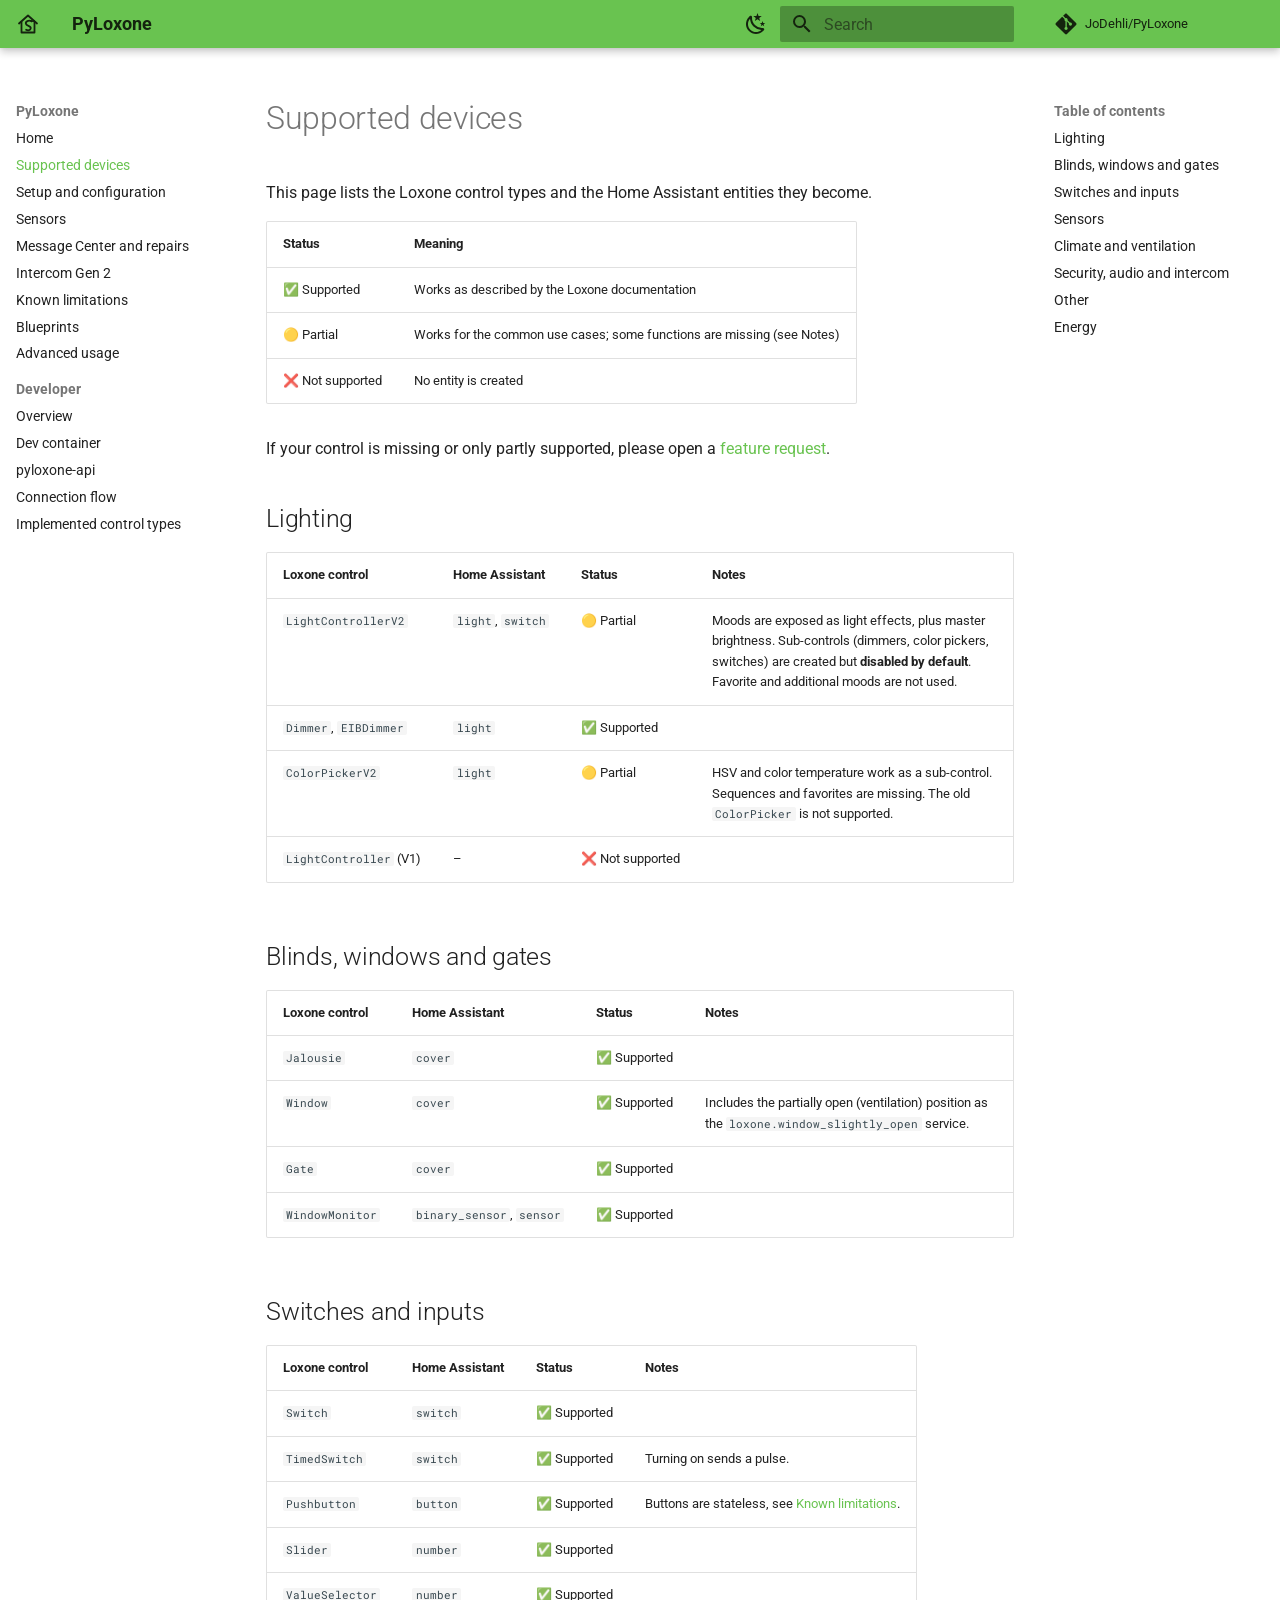
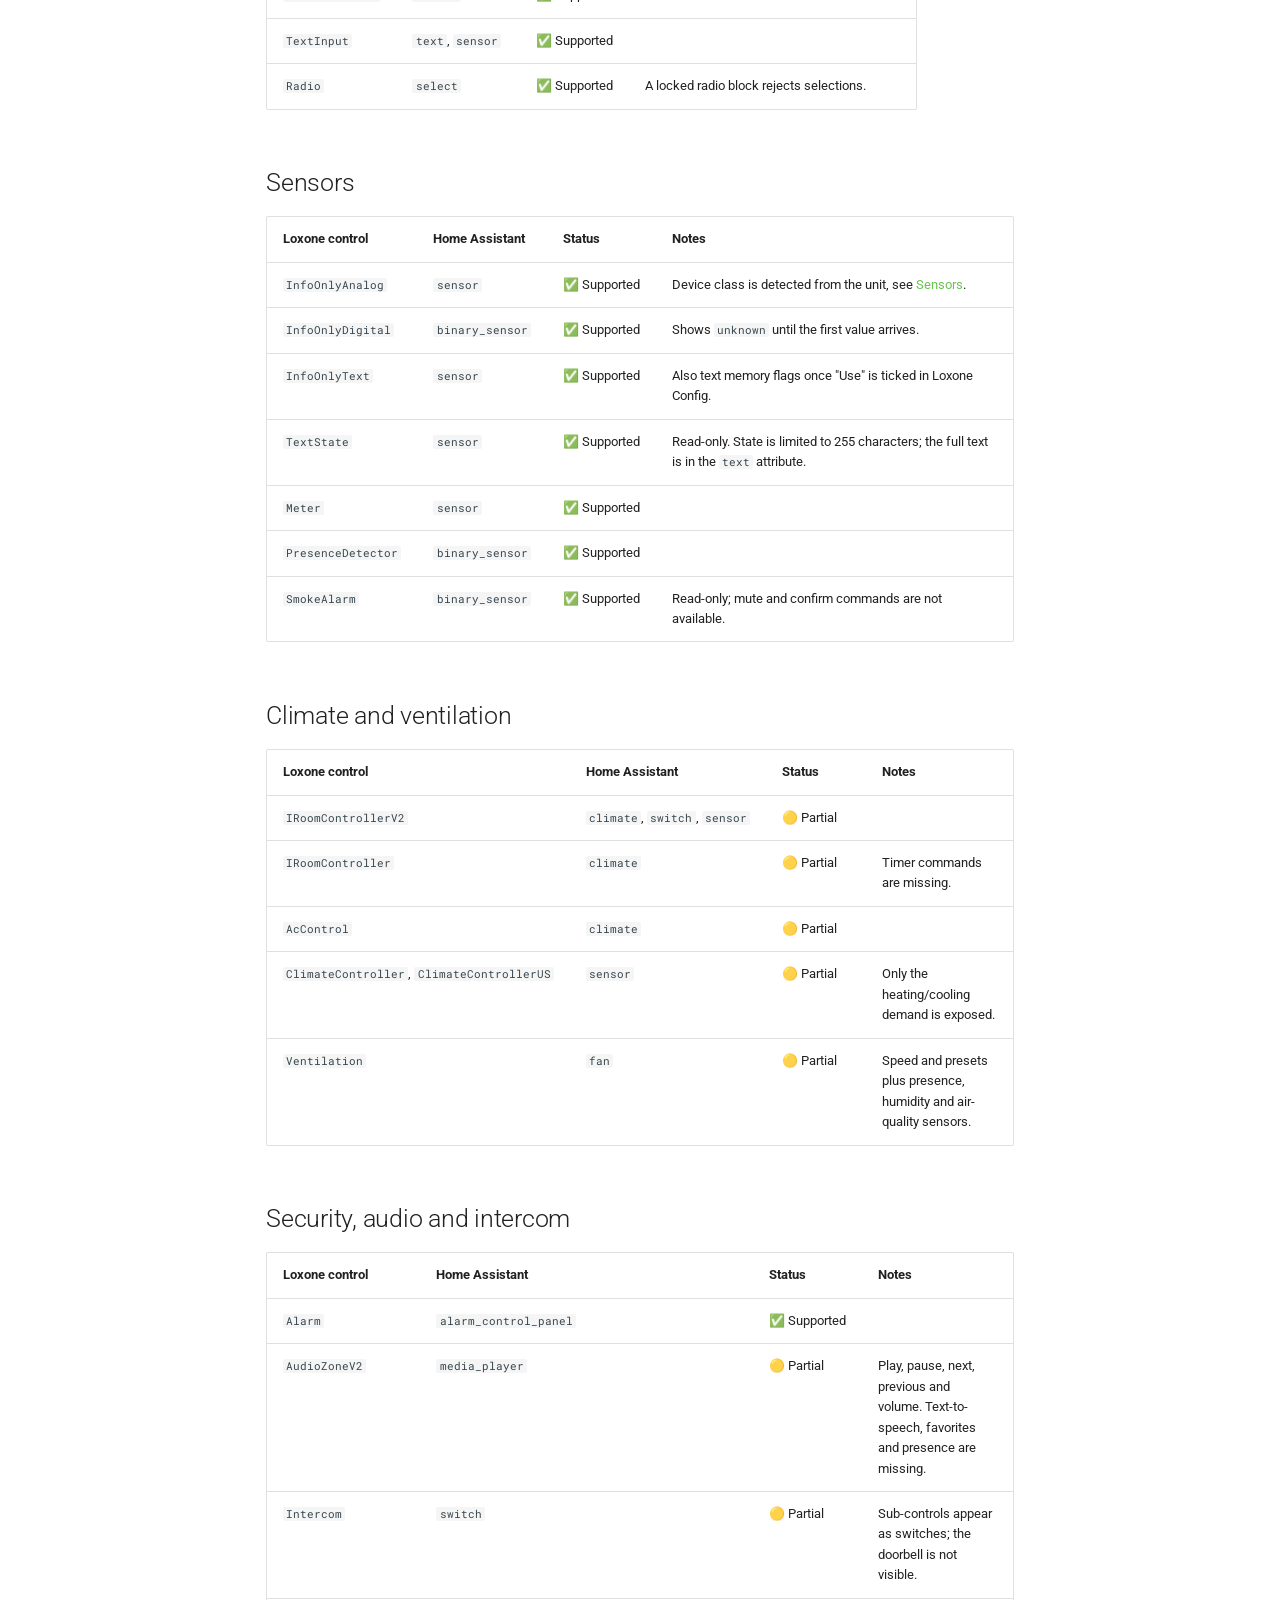
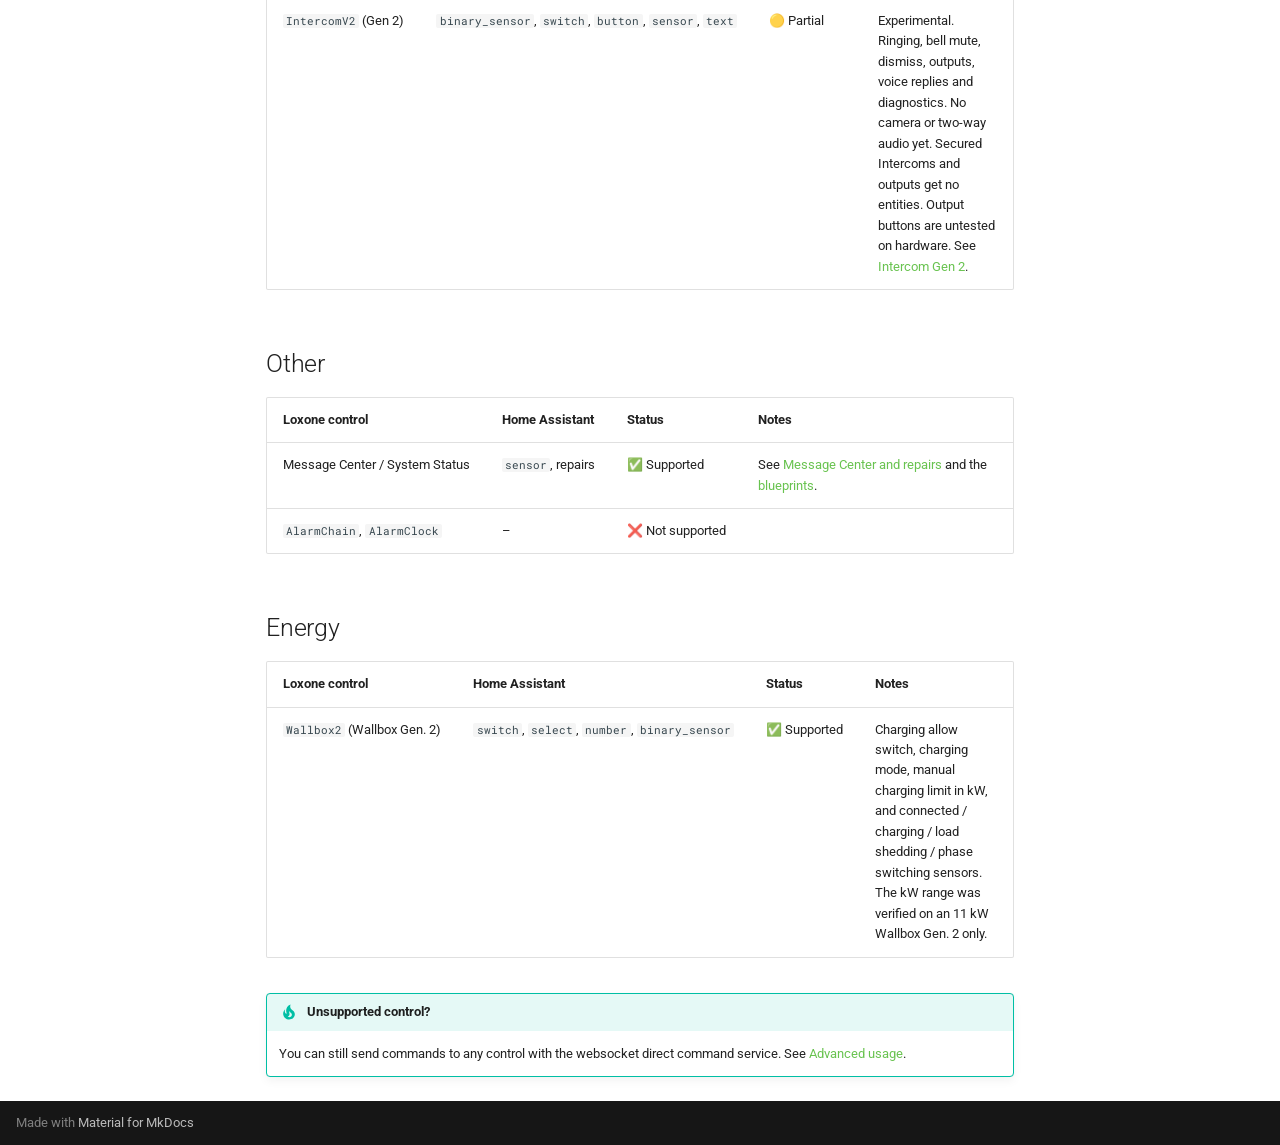
<file: supported-devices/index.html>
<!doctype html>
<html lang="en" class="no-js">
  <head>
    
      <meta charset="utf-8">
      <meta name="viewport" content="width=device-width,initial-scale=1">
      
        <meta name="description" content="Home Assistant integration for the Loxone Miniserver">
      
      
      
        <link rel="canonical" href="https://jodehli.github.io/PyLoxone/supported-devices/">
      
      
        <link rel="prev" href="..">
      
      
        <link rel="next" href="../setup/">
      
      
        
      
      
      <link rel="icon" href="../assets/favicon.svg">
      <meta name="generator" content="mkdocs-1.6.1, mkdocs-material-9.8.2">
    
    
      
        <title>Supported devices - PyLoxone</title>
      
    
    
      <link rel="stylesheet" href="../assets/stylesheets/main.57a0d79d.min.css">
      
        
        <link rel="stylesheet" href="../assets/stylesheets/palette.fb2fffe2.min.css">
      
      


    
    
      
    
    
      
        
        
        <link rel="preconnect" href="https://fonts.gstatic.com" crossorigin>
        <link rel="stylesheet" href="https://fonts.googleapis.com/css?family=Roboto:300,300i,400,400i,700,700i%7CRoboto+Mono:400,400i,700,700i&display=fallback">
        <style>:root{--md-text-font:"Roboto";--md-code-font:"Roboto Mono"}</style>
      
    
    
      <link rel="stylesheet" href="../stylesheets/extra.css">
    
    <script>__md_scope=new URL("..",location),__md_hash=e=>[...e].reduce(((e,_)=>(e<<5)-e+_.charCodeAt(0)),0),__md_get=(e,_=localStorage,t=__md_scope)=>JSON.parse(_.getItem(t.pathname+"."+e)),__md_set=(e,_,t=localStorage,a=__md_scope)=>{try{t.setItem(a.pathname+"."+e,JSON.stringify(_))}catch(e){}}</script>
    
      

    
    
  </head>
  
  
    
    
      
    
    
    
    
    <body dir="ltr" data-md-color-scheme="default" data-md-color-primary="custom" data-md-color-accent="custom">
  
    
    <input class="md-toggle" data-md-toggle="drawer" type="checkbox" id="__drawer" autocomplete="off">
    <input class="md-toggle" data-md-toggle="search" type="checkbox" id="__search" autocomplete="off">
    <label class="md-overlay" for="__drawer"></label>
    <div data-md-component="skip">
      
        
        <a href="#supported-devices" class="md-skip">
          Skip to content
        </a>
      
    </div>
    <div data-md-component="announce">
      
    </div>
    
    
      

  

<header class="md-header md-header--shadow" data-md-component="header">
  <nav class="md-header__inner md-grid" aria-label="Header">
    <a href=".." title="PyLoxone" class="md-header__button md-logo" aria-label="PyLoxone" data-md-component="logo">
      
  
  <svg xmlns="http://www.w3.org/2000/svg" viewBox="0 0 24 24"><g fill="none" stroke="currentColor" stroke-width="1.8" stroke-linecap="round" stroke-linejoin="round"><path d="M3 11.5 12 3.5l9 8"/><path d="M5.5 10v10.5h13V10"/><path d="M15.5 9.2c-3-1.2-6.2 0-5.6 2.6.6 2.6 5.4 1.6 4.8 4.6-.4 2-2.6 2.4-4.6 1.4"/><path d="M16.5 9.2h1.2m0 0 .7-.6m-.7.6.7.6" stroke-width="1.1"/></g><circle cx="15.7" cy="9.3" r="1" fill="currentColor"/></svg>

    </a>
    <label class="md-header__button md-icon" for="__drawer">
      
      <svg xmlns="http://www.w3.org/2000/svg" viewBox="0 0 24 24"><path d="M3 6h18v2H3zm0 5h18v2H3zm0 5h18v2H3z"/></svg>
    </label>
    <div class="md-header__title" data-md-component="header-title">
      <div class="md-header__ellipsis">
        <div class="md-header__topic">
          <span class="md-ellipsis">
            PyLoxone
          </span>
        </div>
        <div class="md-header__topic" data-md-component="header-topic">
          <span class="md-ellipsis">
            
              Supported devices
            
          </span>
        </div>
      </div>
    </div>
    
      
        <form class="md-header__option" data-md-component="palette">
  
    
    
    
    <input class="md-option" data-md-color-media="(prefers-color-scheme: light)" data-md-color-scheme="default" data-md-color-primary="custom" data-md-color-accent="custom"  aria-label="Switch to dark mode"  type="radio" name="__palette" id="__palette_0">
    
      <label class="md-header__button md-icon" title="Switch to dark mode" for="__palette_1" hidden>
        <svg xmlns="http://www.w3.org/2000/svg" viewBox="0 0 24 24"><path d="m17.75 4.09-2.53 1.94.91 3.06-2.63-1.81-2.63 1.81.91-3.06-2.53-1.94L12.44 4l1.06-3 1.06 3zm3.5 6.91-1.64 1.25.59 1.98-1.7-1.17-1.7 1.17.59-1.98L15.75 11l2.06-.05L18.5 9l.69 1.95zm-2.28 4.95c.83-.08 1.72 1.1 1.19 1.85-.32.45-.66.87-1.08 1.27C15.17 23 8.84 23 4.94 19.07c-3.91-3.9-3.91-10.24 0-14.14.4-.4.82-.76 1.27-1.08.75-.53 1.93.36 1.85 1.19-.27 2.86.69 5.83 2.89 8.02a9.96 9.96 0 0 0 8.02 2.89m-1.64 2.02a12.08 12.08 0 0 1-7.8-3.47c-2.17-2.19-3.33-5-3.49-7.82-2.81 3.14-2.7 7.96.31 10.98 3.02 3.01 7.84 3.12 10.98.31"/></svg>
      </label>
    
  
    
    
    
    <input class="md-option" data-md-color-media="(prefers-color-scheme: dark)" data-md-color-scheme="slate" data-md-color-primary="custom" data-md-color-accent="custom"  aria-label="Switch to light mode"  type="radio" name="__palette" id="__palette_1">
    
      <label class="md-header__button md-icon" title="Switch to light mode" for="__palette_0" hidden>
        <svg xmlns="http://www.w3.org/2000/svg" viewBox="0 0 24 24"><path d="M12 7a5 5 0 0 1 5 5 5 5 0 0 1-5 5 5 5 0 0 1-5-5 5 5 0 0 1 5-5m0 2a3 3 0 0 0-3 3 3 3 0 0 0 3 3 3 3 0 0 0 3-3 3 3 0 0 0-3-3m0-7 2.39 3.42C13.65 5.15 12.84 5 12 5s-1.65.15-2.39.42zM3.34 7l4.16-.35A7.2 7.2 0 0 0 5.94 8.5c-.44.74-.69 1.5-.83 2.29zm.02 10 1.76-3.77a7.131 7.131 0 0 0 2.38 4.14zM20.65 7l-1.77 3.79a7.02 7.02 0 0 0-2.38-4.15zm-.01 10-4.14.36c.59-.51 1.12-1.14 1.54-1.86.42-.73.69-1.5.83-2.29zM12 22l-2.41-3.44c.74.27 1.55.44 2.41.44.82 0 1.63-.17 2.37-.44z"/></svg>
      </label>
    
  
</form>
      
    
    
      <script>var palette=__md_get("__palette");if(palette&&palette.color){if("(prefers-color-scheme)"===palette.color.media){var media=matchMedia("(prefers-color-scheme: light)"),input=document.querySelector(media.matches?"[data-md-color-media='(prefers-color-scheme: light)']":"[data-md-color-media='(prefers-color-scheme: dark)']");palette.color.media=input.getAttribute("data-md-color-media"),palette.color.scheme=input.getAttribute("data-md-color-scheme"),palette.color.primary=input.getAttribute("data-md-color-primary"),palette.color.accent=input.getAttribute("data-md-color-accent")}for(var[key,value]of Object.entries(palette.color))document.body.setAttribute("data-md-color-"+key,value)}</script>
    
    
    
      
      
        <label class="md-header__button md-icon" for="__search">
          
          <svg xmlns="http://www.w3.org/2000/svg" viewBox="0 0 24 24"><path d="M9.5 3A6.5 6.5 0 0 1 16 9.5c0 1.61-.59 3.09-1.56 4.23l.27.27h.79l5 5-1.5 1.5-5-5v-.79l-.27-.27A6.52 6.52 0 0 1 9.5 16 6.5 6.5 0 0 1 3 9.5 6.5 6.5 0 0 1 9.5 3m0 2C7 5 5 7 5 9.5S7 14 9.5 14 14 12 14 9.5 12 5 9.5 5"/></svg>
        </label>
        <div class="md-search" data-md-component="search" role="dialog">
  <label class="md-search__overlay" for="__search"></label>
  <div class="md-search__inner" role="search">
    <form class="md-search__form" name="search">
      <input type="text" class="md-search__input" name="query" aria-label="Search" placeholder="Search" autocapitalize="off" autocorrect="off" autocomplete="off" spellcheck="false" data-md-component="search-query" required>
      <label class="md-search__icon md-icon" for="__search">
        
        <svg xmlns="http://www.w3.org/2000/svg" viewBox="0 0 24 24"><path d="M9.5 3A6.5 6.5 0 0 1 16 9.5c0 1.61-.59 3.09-1.56 4.23l.27.27h.79l5 5-1.5 1.5-5-5v-.79l-.27-.27A6.52 6.52 0 0 1 9.5 16 6.5 6.5 0 0 1 3 9.5 6.5 6.5 0 0 1 9.5 3m0 2C7 5 5 7 5 9.5S7 14 9.5 14 14 12 14 9.5 12 5 9.5 5"/></svg>
        
        <svg xmlns="http://www.w3.org/2000/svg" viewBox="0 0 24 24"><path d="M20 11v2H8l5.5 5.5-1.42 1.42L4.16 12l7.92-7.92L13.5 5.5 8 11z"/></svg>
      </label>
      <nav class="md-search__options" aria-label="Search">
        
        <button type="reset" class="md-search__icon md-icon" title="Clear" aria-label="Clear" tabindex="-1">
          
          <svg xmlns="http://www.w3.org/2000/svg" viewBox="0 0 24 24"><path d="M19 6.41 17.59 5 12 10.59 6.41 5 5 6.41 10.59 12 5 17.59 6.41 19 12 13.41 17.59 19 19 17.59 13.41 12z"/></svg>
        </button>
      </nav>
      
    </form>
    <div class="md-search__output">
      <div class="md-search__scrollwrap" tabindex="0" data-md-scrollfix>
        <div class="md-search-result" data-md-component="search-result">
          <div class="md-search-result__meta">
            Initializing search
          </div>
          <ol class="md-search-result__list" role="presentation"></ol>
        </div>
      </div>
    </div>
  </div>
</div>
      
    
    
      <div class="md-header__source">
        <a href="https://github.com/JoDehli/PyLoxone" title="Go to repository" class="md-source" data-md-component="source">
  <div class="md-source__icon md-icon">
    
    <svg xmlns="http://www.w3.org/2000/svg" viewBox="0 0 448 512"><!--! Font Awesome Free 7.1.0 by @fontawesome - https://fontawesome.com License - https://fontawesome.com/license/free (Icons: CC BY 4.0, Fonts: SIL OFL 1.1, Code: MIT License) Copyright 2025 Fonticons, Inc.--><path d="M439.6 236.1 244 40.5c-5.4-5.5-12.8-8.5-20.4-8.5s-15 3-20.4 8.4L162.5 81l51.5 51.5c27.1-9.1 52.7 16.8 43.4 43.7l49.7 49.7c34.2-11.8 61.2 31 35.5 56.7-26.5 26.5-70.2-2.9-56-37.3L240.3 199v121.9c25.3 12.5 22.3 41.8 9.1 55-6.4 6.4-15.2 10.1-24.3 10.1s-17.8-3.6-24.3-10.1c-17.6-17.6-11.1-46.9 11.2-56v-123c-20.8-8.5-24.6-30.7-18.6-45L142.6 101 8.5 235.1C3 240.6 0 247.9 0 255.5s3 15 8.5 20.4l195.6 195.7c5.4 5.4 12.7 8.4 20.4 8.4s15-3 20.4-8.4l194.7-194.7c5.4-5.4 8.4-12.8 8.4-20.4s-3-15-8.4-20.4"/></svg>
  </div>
  <div class="md-source__repository">
    JoDehli/PyLoxone
  </div>
</a>
      </div>
    
  </nav>
  
</header>
    
    <div class="md-container" data-md-component="container">
      
      
        
          
        
      
      <main class="md-main" data-md-component="main">
        <div class="md-main__inner md-grid">
          
            
              
              <div class="md-sidebar md-sidebar--primary" data-md-component="sidebar" data-md-type="navigation" >
                <div class="md-sidebar__scrollwrap">
                  <div class="md-sidebar__inner">
                    



<nav class="md-nav md-nav--primary" aria-label="Navigation" data-md-level="0">
  <label class="md-nav__title" for="__drawer">
    <a href=".." title="PyLoxone" class="md-nav__button md-logo" aria-label="PyLoxone" data-md-component="logo">
      
  
  <svg xmlns="http://www.w3.org/2000/svg" viewBox="0 0 24 24"><g fill="none" stroke="currentColor" stroke-width="1.8" stroke-linecap="round" stroke-linejoin="round"><path d="M3 11.5 12 3.5l9 8"/><path d="M5.5 10v10.5h13V10"/><path d="M15.5 9.2c-3-1.2-6.2 0-5.6 2.6.6 2.6 5.4 1.6 4.8 4.6-.4 2-2.6 2.4-4.6 1.4"/><path d="M16.5 9.2h1.2m0 0 .7-.6m-.7.6.7.6" stroke-width="1.1"/></g><circle cx="15.7" cy="9.3" r="1" fill="currentColor"/></svg>

    </a>
    PyLoxone
  </label>
  
    <div class="md-nav__source">
      <a href="https://github.com/JoDehli/PyLoxone" title="Go to repository" class="md-source" data-md-component="source">
  <div class="md-source__icon md-icon">
    
    <svg xmlns="http://www.w3.org/2000/svg" viewBox="0 0 448 512"><!--! Font Awesome Free 7.1.0 by @fontawesome - https://fontawesome.com License - https://fontawesome.com/license/free (Icons: CC BY 4.0, Fonts: SIL OFL 1.1, Code: MIT License) Copyright 2025 Fonticons, Inc.--><path d="M439.6 236.1 244 40.5c-5.4-5.5-12.8-8.5-20.4-8.5s-15 3-20.4 8.4L162.5 81l51.5 51.5c27.1-9.1 52.7 16.8 43.4 43.7l49.7 49.7c34.2-11.8 61.2 31 35.5 56.7-26.5 26.5-70.2-2.9-56-37.3L240.3 199v121.9c25.3 12.5 22.3 41.8 9.1 55-6.4 6.4-15.2 10.1-24.3 10.1s-17.8-3.6-24.3-10.1c-17.6-17.6-11.1-46.9 11.2-56v-123c-20.8-8.5-24.6-30.7-18.6-45L142.6 101 8.5 235.1C3 240.6 0 247.9 0 255.5s3 15 8.5 20.4l195.6 195.7c5.4 5.4 12.7 8.4 20.4 8.4s15-3 20.4-8.4l194.7-194.7c5.4-5.4 8.4-12.8 8.4-20.4s-3-15-8.4-20.4"/></svg>
  </div>
  <div class="md-source__repository">
    JoDehli/PyLoxone
  </div>
</a>
    </div>
  
  <ul class="md-nav__list" data-md-scrollfix>
    
      
      
  
  
  
  
    <li class="md-nav__item">
      <a href=".." class="md-nav__link">
        
  
  
  <span class="md-ellipsis">
    
  
    Home
  

    
  </span>
  
  

      </a>
    </li>
  

    
      
      
  
  
    
  
  
  
    <li class="md-nav__item md-nav__item--active">
      
      <input class="md-nav__toggle md-toggle" type="checkbox" id="__toc">
      
      
        
      
      
        <label class="md-nav__link md-nav__link--active" for="__toc">
          
  
  
  <span class="md-ellipsis">
    
  
    Supported devices
  

    
  </span>
  
  

          <span class="md-nav__icon md-icon"></span>
        </label>
      
      <a href="./" class="md-nav__link md-nav__link--active">
        
  
  
  <span class="md-ellipsis">
    
  
    Supported devices
  

    
  </span>
  
  

      </a>
      
        

<nav class="md-nav md-nav--secondary" aria-label="Table of contents">
  
  
  
    
  
  
    <label class="md-nav__title" for="__toc">
      <span class="md-nav__icon md-icon"></span>
      Table of contents
    </label>
    <ul class="md-nav__list" data-md-component="toc" data-md-scrollfix>
      
        <li class="md-nav__item">
  <a href="#lighting" class="md-nav__link">
    <span class="md-ellipsis">
      
        Lighting
      
    </span>
  </a>
  
</li>
      
        <li class="md-nav__item">
  <a href="#blinds-windows-and-gates" class="md-nav__link">
    <span class="md-ellipsis">
      
        Blinds, windows and gates
      
    </span>
  </a>
  
</li>
      
        <li class="md-nav__item">
  <a href="#switches-and-inputs" class="md-nav__link">
    <span class="md-ellipsis">
      
        Switches and inputs
      
    </span>
  </a>
  
</li>
      
        <li class="md-nav__item">
  <a href="#sensors" class="md-nav__link">
    <span class="md-ellipsis">
      
        Sensors
      
    </span>
  </a>
  
</li>
      
        <li class="md-nav__item">
  <a href="#climate-and-ventilation" class="md-nav__link">
    <span class="md-ellipsis">
      
        Climate and ventilation
      
    </span>
  </a>
  
</li>
      
        <li class="md-nav__item">
  <a href="#security-audio-and-intercom" class="md-nav__link">
    <span class="md-ellipsis">
      
        Security, audio and intercom
      
    </span>
  </a>
  
</li>
      
        <li class="md-nav__item">
  <a href="#other" class="md-nav__link">
    <span class="md-ellipsis">
      
        Other
      
    </span>
  </a>
  
</li>
      
        <li class="md-nav__item">
  <a href="#energy" class="md-nav__link">
    <span class="md-ellipsis">
      
        Energy
      
    </span>
  </a>
  
</li>
      
    </ul>
  
</nav>
      
    </li>
  

    
      
      
  
  
  
  
    <li class="md-nav__item">
      <a href="../setup/" class="md-nav__link">
        
  
  
  <span class="md-ellipsis">
    
  
    Setup and configuration
  

    
  </span>
  
  

      </a>
    </li>
  

    
      
      
  
  
  
  
    <li class="md-nav__item">
      <a href="../sensors/" class="md-nav__link">
        
  
  
  <span class="md-ellipsis">
    
  
    Sensors
  

    
  </span>
  
  

      </a>
    </li>
  

    
      
      
  
  
  
  
    <li class="md-nav__item">
      <a href="../message-center/" class="md-nav__link">
        
  
  
  <span class="md-ellipsis">
    
  
    Message Center and repairs
  

    
  </span>
  
  

      </a>
    </li>
  

    
      
      
  
  
  
  
    <li class="md-nav__item">
      <a href="../intercom-gen2/" class="md-nav__link">
        
  
  
  <span class="md-ellipsis">
    
  
    Intercom Gen 2
  

    
  </span>
  
  

      </a>
    </li>
  

    
      
      
  
  
  
  
    <li class="md-nav__item">
      <a href="../known-limitations/" class="md-nav__link">
        
  
  
  <span class="md-ellipsis">
    
  
    Known limitations
  

    
  </span>
  
  

      </a>
    </li>
  

    
      
      
  
  
  
  
    <li class="md-nav__item">
      <a href="../blueprints/" class="md-nav__link">
        
  
  
  <span class="md-ellipsis">
    
  
    Blueprints
  

    
  </span>
  
  

      </a>
    </li>
  

    
      
      
  
  
  
  
    <li class="md-nav__item">
      <a href="../advanced/" class="md-nav__link">
        
  
  
  <span class="md-ellipsis">
    
  
    Advanced usage
  

    
  </span>
  
  

      </a>
    </li>
  

    
      
      
  
  
  
  
    
    
    
    
      
        
        
      
    
    
    <li class="md-nav__item md-nav__item--section md-nav__item--nested">
      
        
        
        <input class="md-nav__toggle md-toggle " type="checkbox" id="__nav_10" >
        
          
          <label class="md-nav__link" for="__nav_10" id="__nav_10_label" tabindex="">
            
  
  
  <span class="md-ellipsis">
    
  
    Developer
  

    
  </span>
  
  

            <span class="md-nav__icon md-icon"></span>
          </label>
        
        <nav class="md-nav" data-md-level="1" aria-labelledby="__nav_10_label" aria-expanded="false">
          <label class="md-nav__title" for="__nav_10">
            <span class="md-nav__icon md-icon"></span>
            
  
    Developer
  

          </label>
          <ul class="md-nav__list" data-md-scrollfix>
            
              
                
  
  
  
  
    <li class="md-nav__item">
      <a href="../developer/" class="md-nav__link">
        
  
  
  <span class="md-ellipsis">
    
  
    Overview
  

    
  </span>
  
  

      </a>
    </li>
  

              
            
              
                
  
  
  
  
    <li class="md-nav__item">
      <a href="../developer/devcontainer/" class="md-nav__link">
        
  
  
  <span class="md-ellipsis">
    
  
    Dev container
  

    
  </span>
  
  

      </a>
    </li>
  

              
            
              
                
  
  
  
  
    <li class="md-nav__item">
      <a href="../developer/pyloxone-api/" class="md-nav__link">
        
  
  
  <span class="md-ellipsis">
    
  
    pyloxone-api
  

    
  </span>
  
  

      </a>
    </li>
  

              
            
              
                
  
  
  
  
    <li class="md-nav__item">
      <a href="../developer/connection-flow/" class="md-nav__link">
        
  
  
  <span class="md-ellipsis">
    
  
    Connection flow
  

    
  </span>
  
  

      </a>
    </li>
  

              
            
              
                
  
  
  
  
    <li class="md-nav__item">
      <a href="../developer/implemented-control-types/" class="md-nav__link">
        
  
  
  <span class="md-ellipsis">
    
  
    Implemented control types
  

    
  </span>
  
  

      </a>
    </li>
  

              
            
          </ul>
        </nav>
      
    </li>
  

    
  </ul>
</nav>
                  </div>
                </div>
              </div>
            
            
              
              <div class="md-sidebar md-sidebar--secondary" data-md-component="sidebar" data-md-type="toc" >
                <div class="md-sidebar__scrollwrap">
                  <div class="md-sidebar__inner">
                    

<nav class="md-nav md-nav--secondary" aria-label="Table of contents">
  
  
  
    
  
  
    <label class="md-nav__title" for="__toc">
      <span class="md-nav__icon md-icon"></span>
      Table of contents
    </label>
    <ul class="md-nav__list" data-md-component="toc" data-md-scrollfix>
      
        <li class="md-nav__item">
  <a href="#lighting" class="md-nav__link">
    <span class="md-ellipsis">
      
        Lighting
      
    </span>
  </a>
  
</li>
      
        <li class="md-nav__item">
  <a href="#blinds-windows-and-gates" class="md-nav__link">
    <span class="md-ellipsis">
      
        Blinds, windows and gates
      
    </span>
  </a>
  
</li>
      
        <li class="md-nav__item">
  <a href="#switches-and-inputs" class="md-nav__link">
    <span class="md-ellipsis">
      
        Switches and inputs
      
    </span>
  </a>
  
</li>
      
        <li class="md-nav__item">
  <a href="#sensors" class="md-nav__link">
    <span class="md-ellipsis">
      
        Sensors
      
    </span>
  </a>
  
</li>
      
        <li class="md-nav__item">
  <a href="#climate-and-ventilation" class="md-nav__link">
    <span class="md-ellipsis">
      
        Climate and ventilation
      
    </span>
  </a>
  
</li>
      
        <li class="md-nav__item">
  <a href="#security-audio-and-intercom" class="md-nav__link">
    <span class="md-ellipsis">
      
        Security, audio and intercom
      
    </span>
  </a>
  
</li>
      
        <li class="md-nav__item">
  <a href="#other" class="md-nav__link">
    <span class="md-ellipsis">
      
        Other
      
    </span>
  </a>
  
</li>
      
        <li class="md-nav__item">
  <a href="#energy" class="md-nav__link">
    <span class="md-ellipsis">
      
        Energy
      
    </span>
  </a>
  
</li>
      
    </ul>
  
</nav>
                  </div>
                </div>
              </div>
            
          
          
            <div class="md-content" data-md-component="content">
              
              <article class="md-content__inner md-typeset">
                
                  


  
  


<h1 id="supported-devices">Supported devices<a class="headerlink" href="#supported-devices" title="Permanent link">&para;</a></h1>
<p>This page lists the Loxone control types and the Home Assistant entities they become.</p>
<table>
<thead>
<tr>
<th>Status</th>
<th>Meaning</th>
</tr>
</thead>
<tbody>
<tr>
<td>✅ Supported</td>
<td>Works as described by the Loxone documentation</td>
</tr>
<tr>
<td>🟡 Partial</td>
<td>Works for the common use cases; some functions are missing (see Notes)</td>
</tr>
<tr>
<td>❌ Not supported</td>
<td>No entity is created</td>
</tr>
</tbody>
</table>
<p>If your control is missing or only partly supported, please open a <a href="https://github.com/JoDehli/PyLoxone/issues">feature request</a>.</p>
<h2 id="lighting">Lighting<a class="headerlink" href="#lighting" title="Permanent link">&para;</a></h2>
<table>
<thead>
<tr>
<th>Loxone control</th>
<th>Home Assistant</th>
<th>Status</th>
<th>Notes</th>
</tr>
</thead>
<tbody>
<tr>
<td><code>LightControllerV2</code></td>
<td><code>light</code>, <code>switch</code></td>
<td>🟡 Partial</td>
<td>Moods are exposed as light effects, plus master brightness. Sub-controls (dimmers, color pickers, switches) are created but <strong>disabled by default</strong>. Favorite and additional moods are not used.</td>
</tr>
<tr>
<td><code>Dimmer</code>, <code>EIBDimmer</code></td>
<td><code>light</code></td>
<td>✅ Supported</td>
<td></td>
</tr>
<tr>
<td><code>ColorPickerV2</code></td>
<td><code>light</code></td>
<td>🟡 Partial</td>
<td>HSV and color temperature work as a sub-control. Sequences and favorites are missing. The old <code>ColorPicker</code> is not supported.</td>
</tr>
<tr>
<td><code>LightController</code> (V1)</td>
<td>–</td>
<td>❌ Not supported</td>
<td></td>
</tr>
</tbody>
</table>
<h2 id="blinds-windows-and-gates">Blinds, windows and gates<a class="headerlink" href="#blinds-windows-and-gates" title="Permanent link">&para;</a></h2>
<table>
<thead>
<tr>
<th>Loxone control</th>
<th>Home Assistant</th>
<th>Status</th>
<th>Notes</th>
</tr>
</thead>
<tbody>
<tr>
<td><code>Jalousie</code></td>
<td><code>cover</code></td>
<td>✅ Supported</td>
<td></td>
</tr>
<tr>
<td><code>Window</code></td>
<td><code>cover</code></td>
<td>✅ Supported</td>
<td>Includes the partially open (ventilation) position as the <code>loxone.window_slightly_open</code> service.</td>
</tr>
<tr>
<td><code>Gate</code></td>
<td><code>cover</code></td>
<td>✅ Supported</td>
<td></td>
</tr>
<tr>
<td><code>WindowMonitor</code></td>
<td><code>binary_sensor</code>, <code>sensor</code></td>
<td>✅ Supported</td>
<td></td>
</tr>
</tbody>
</table>
<h2 id="switches-and-inputs">Switches and inputs<a class="headerlink" href="#switches-and-inputs" title="Permanent link">&para;</a></h2>
<table>
<thead>
<tr>
<th>Loxone control</th>
<th>Home Assistant</th>
<th>Status</th>
<th>Notes</th>
</tr>
</thead>
<tbody>
<tr>
<td><code>Switch</code></td>
<td><code>switch</code></td>
<td>✅ Supported</td>
<td></td>
</tr>
<tr>
<td><code>TimedSwitch</code></td>
<td><code>switch</code></td>
<td>✅ Supported</td>
<td>Turning on sends a pulse.</td>
</tr>
<tr>
<td><code>Pushbutton</code></td>
<td><code>button</code></td>
<td>✅ Supported</td>
<td>Buttons are stateless, see <a href="../known-limitations/">Known limitations</a>.</td>
</tr>
<tr>
<td><code>Slider</code></td>
<td><code>number</code></td>
<td>✅ Supported</td>
<td></td>
</tr>
<tr>
<td><code>ValueSelector</code></td>
<td><code>number</code></td>
<td>✅ Supported</td>
<td></td>
</tr>
<tr>
<td><code>TextInput</code></td>
<td><code>text</code>, <code>sensor</code></td>
<td>✅ Supported</td>
<td></td>
</tr>
<tr>
<td><code>Radio</code></td>
<td><code>select</code></td>
<td>✅ Supported</td>
<td>A locked radio block rejects selections.</td>
</tr>
</tbody>
</table>
<h2 id="sensors">Sensors<a class="headerlink" href="#sensors" title="Permanent link">&para;</a></h2>
<table>
<thead>
<tr>
<th>Loxone control</th>
<th>Home Assistant</th>
<th>Status</th>
<th>Notes</th>
</tr>
</thead>
<tbody>
<tr>
<td><code>InfoOnlyAnalog</code></td>
<td><code>sensor</code></td>
<td>✅ Supported</td>
<td>Device class is detected from the unit, see <a href="../sensors/">Sensors</a>.</td>
</tr>
<tr>
<td><code>InfoOnlyDigital</code></td>
<td><code>binary_sensor</code></td>
<td>✅ Supported</td>
<td>Shows <code>unknown</code> until the first value arrives.</td>
</tr>
<tr>
<td><code>InfoOnlyText</code></td>
<td><code>sensor</code></td>
<td>✅ Supported</td>
<td>Also text memory flags once "Use" is ticked in Loxone Config.</td>
</tr>
<tr>
<td><code>TextState</code></td>
<td><code>sensor</code></td>
<td>✅ Supported</td>
<td>Read-only. State is limited to 255 characters; the full text is in the <code>text</code> attribute.</td>
</tr>
<tr>
<td><code>Meter</code></td>
<td><code>sensor</code></td>
<td>✅ Supported</td>
<td></td>
</tr>
<tr>
<td><code>PresenceDetector</code></td>
<td><code>binary_sensor</code></td>
<td>✅ Supported</td>
<td></td>
</tr>
<tr>
<td><code>SmokeAlarm</code></td>
<td><code>binary_sensor</code></td>
<td>✅ Supported</td>
<td>Read-only; mute and confirm commands are not available.</td>
</tr>
</tbody>
</table>
<h2 id="climate-and-ventilation">Climate and ventilation<a class="headerlink" href="#climate-and-ventilation" title="Permanent link">&para;</a></h2>
<table>
<thead>
<tr>
<th>Loxone control</th>
<th>Home Assistant</th>
<th>Status</th>
<th>Notes</th>
</tr>
</thead>
<tbody>
<tr>
<td><code>IRoomControllerV2</code></td>
<td><code>climate</code>, <code>switch</code>, <code>sensor</code></td>
<td>🟡 Partial</td>
<td></td>
</tr>
<tr>
<td><code>IRoomController</code></td>
<td><code>climate</code></td>
<td>🟡 Partial</td>
<td>Timer commands are missing.</td>
</tr>
<tr>
<td><code>AcControl</code></td>
<td><code>climate</code></td>
<td>🟡 Partial</td>
<td></td>
</tr>
<tr>
<td><code>ClimateController</code>, <code>ClimateControllerUS</code></td>
<td><code>sensor</code></td>
<td>🟡 Partial</td>
<td>Only the heating/cooling demand is exposed.</td>
</tr>
<tr>
<td><code>Ventilation</code></td>
<td><code>fan</code></td>
<td>🟡 Partial</td>
<td>Speed and presets plus presence, humidity and air-quality sensors.</td>
</tr>
</tbody>
</table>
<h2 id="security-audio-and-intercom">Security, audio and intercom<a class="headerlink" href="#security-audio-and-intercom" title="Permanent link">&para;</a></h2>
<table>
<thead>
<tr>
<th>Loxone control</th>
<th>Home Assistant</th>
<th>Status</th>
<th>Notes</th>
</tr>
</thead>
<tbody>
<tr>
<td><code>Alarm</code></td>
<td><code>alarm_control_panel</code></td>
<td>✅ Supported</td>
<td></td>
</tr>
<tr>
<td><code>AudioZoneV2</code></td>
<td><code>media_player</code></td>
<td>🟡 Partial</td>
<td>Play, pause, next, previous and volume. Text-to-speech, favorites and presence are missing.</td>
</tr>
<tr>
<td><code>Intercom</code></td>
<td><code>switch</code></td>
<td>🟡 Partial</td>
<td>Sub-controls appear as switches; the doorbell is not visible.</td>
</tr>
<tr>
<td><code>IntercomV2</code> (Gen 2)</td>
<td><code>binary_sensor</code>, <code>switch</code>, <code>button</code>, <code>sensor</code>, <code>text</code></td>
<td>🟡 Partial</td>
<td>Experimental. Ringing, bell mute, dismiss, outputs, voice replies and diagnostics. No camera or two-way audio yet. Secured Intercoms and outputs get no entities. Output buttons are untested on hardware. See <a href="../intercom-gen2/">Intercom Gen 2</a>.</td>
</tr>
</tbody>
</table>
<h2 id="other">Other<a class="headerlink" href="#other" title="Permanent link">&para;</a></h2>
<table>
<thead>
<tr>
<th>Loxone control</th>
<th>Home Assistant</th>
<th>Status</th>
<th>Notes</th>
</tr>
</thead>
<tbody>
<tr>
<td>Message Center / System Status</td>
<td><code>sensor</code>, repairs</td>
<td>✅ Supported</td>
<td>See <a href="../message-center/">Message Center and repairs</a> and the <a href="../blueprints/">blueprints</a>.</td>
</tr>
<tr>
<td><code>AlarmChain</code>, <code>AlarmClock</code></td>
<td>–</td>
<td>❌ Not supported</td>
<td></td>
</tr>
</tbody>
</table>
<h2 id="energy">Energy<a class="headerlink" href="#energy" title="Permanent link">&para;</a></h2>
<table>
<thead>
<tr>
<th>Loxone control</th>
<th>Home Assistant</th>
<th>Status</th>
<th>Notes</th>
</tr>
</thead>
<tbody>
<tr>
<td><code>Wallbox2</code> (Wallbox Gen. 2)</td>
<td><code>switch</code>, <code>select</code>, <code>number</code>, <code>binary_sensor</code></td>
<td>✅ Supported</td>
<td>Charging allow switch, charging mode, manual charging limit in kW, and connected / charging / load shedding / phase switching sensors. The kW range was verified on an 11 kW Wallbox Gen. 2 only.</td>
</tr>
</tbody>
</table>
<div class="admonition tip">
<p class="admonition-title">Unsupported control?</p>
<p>You can still send commands to any control with the websocket direct command service. See <a href="../advanced/">Advanced usage</a>.</p>
</div>












                
              </article>
            </div>
          
          
  <script>var tabs=__md_get("__tabs");if(Array.isArray(tabs))e:for(var set of document.querySelectorAll(".tabbed-set")){var labels=set.querySelector(".tabbed-labels");for(var tab of tabs)for(var label of labels.getElementsByTagName("label"))if(label.innerText.trim()===tab){var input=document.getElementById(label.htmlFor);input.checked=!0;continue e}}</script>

<script>var target=document.getElementById(location.hash.slice(1));target&&target.name&&(target.checked=target.name.startsWith("__tabbed_"))</script>
        </div>
        
      </main>
      
        <footer class="md-footer">
  
  <div class="md-footer-meta md-typeset">
    <div class="md-footer-meta__inner md-grid">
      <div class="md-copyright">
  
  
    Made with
    <a href="https://squidfunk.github.io/mkdocs-material/" target="_blank" rel="noopener">
      Material for MkDocs
    </a>
  
</div>
      
    </div>
  </div>
</footer>
      
    </div>
    <div class="md-dialog" data-md-component="dialog">
      <div class="md-dialog__inner md-typeset"></div>
    </div>
    
    
    
      
      
      <script id="__config" type="application/json">{"annotate": null, "base": "..", "features": ["content.tabs.link", "navigation.sections", "content.code.copy"], "search": "../assets/javascripts/workers/search.a7633da7.min.js", "tags": null, "translations": {"clipboard.copied": "Copied to clipboard", "clipboard.copy": "Copy to clipboard", "search.result.more.one": "1 more on this page", "search.result.more.other": "# more on this page", "search.result.none": "No matching documents", "search.result.one": "1 matching document", "search.result.other": "# matching documents", "search.result.placeholder": "Type to start searching", "search.result.term.missing": "Missing", "select.version": "Select version"}, "version": null}</script>
    
    
      <script src="../assets/javascripts/bundle.a5f9d56c.min.js"></script>
      
    
  </body>
</html>
</file>
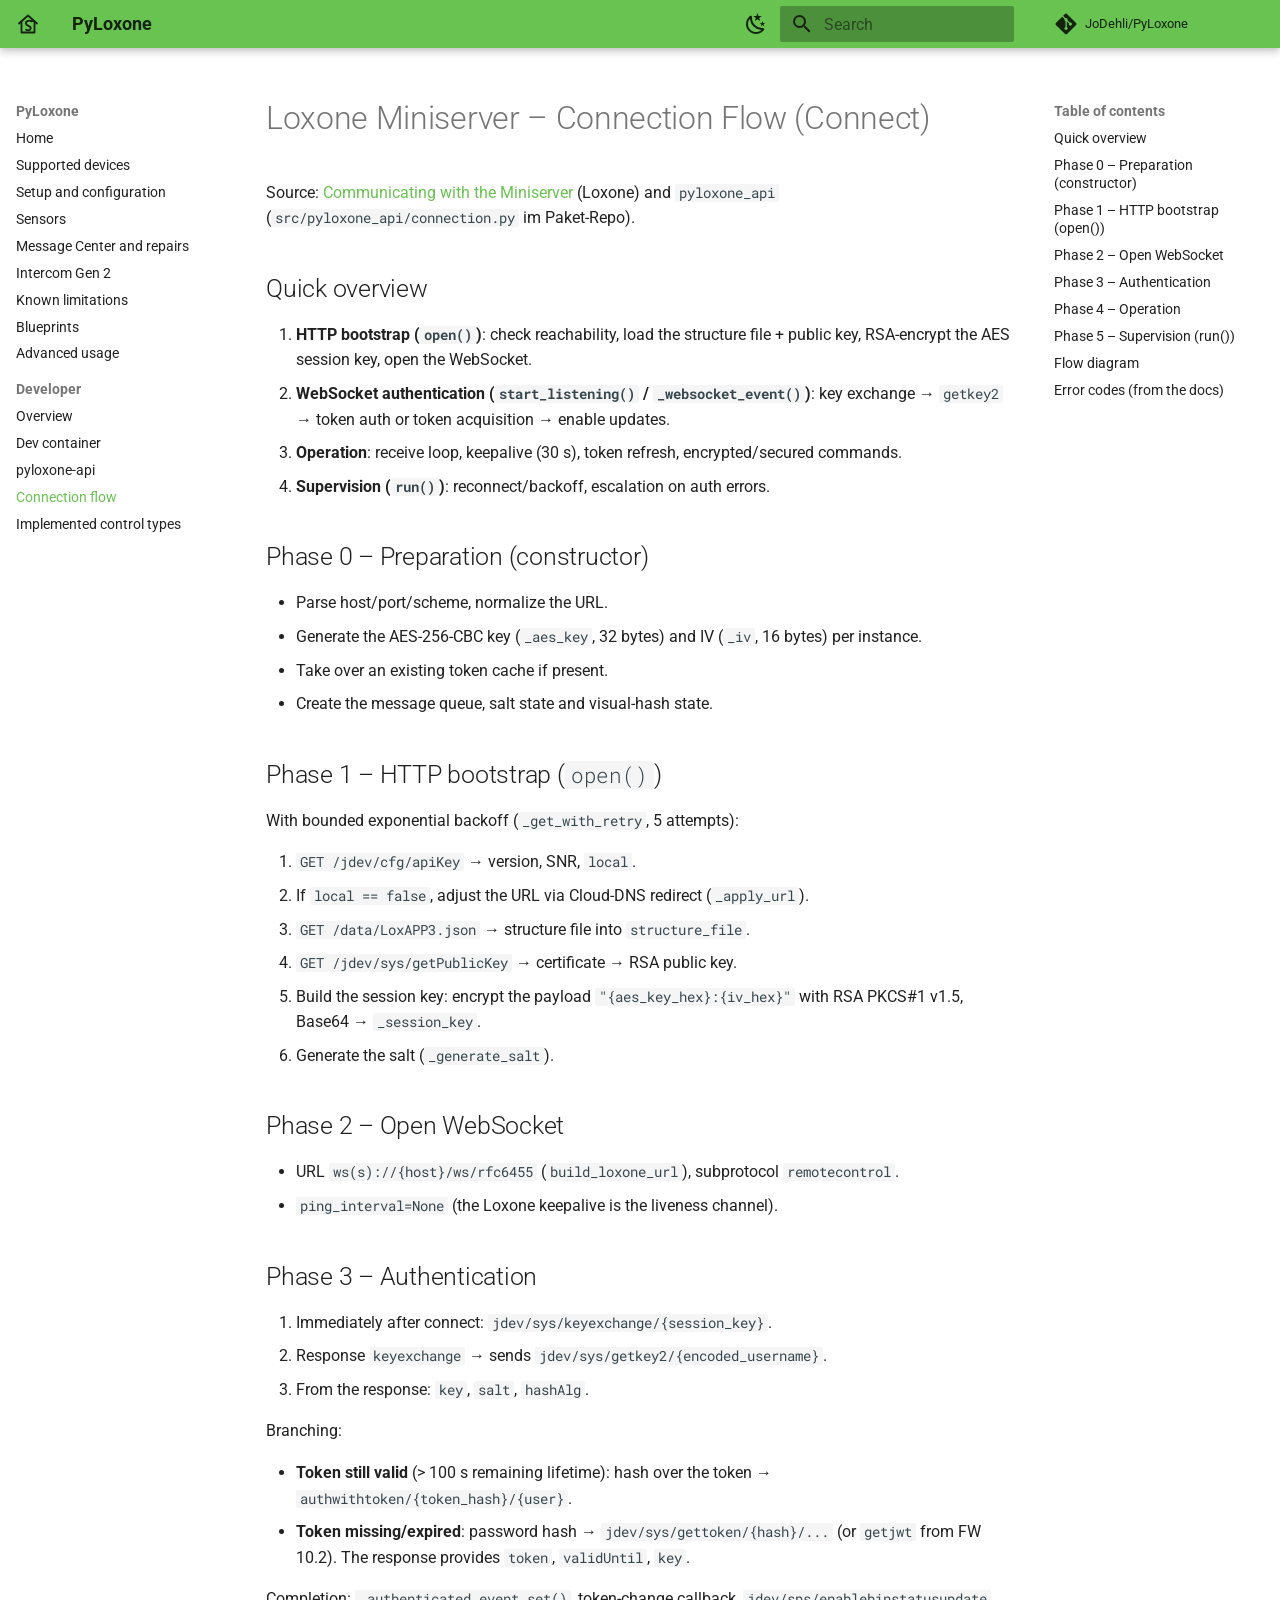
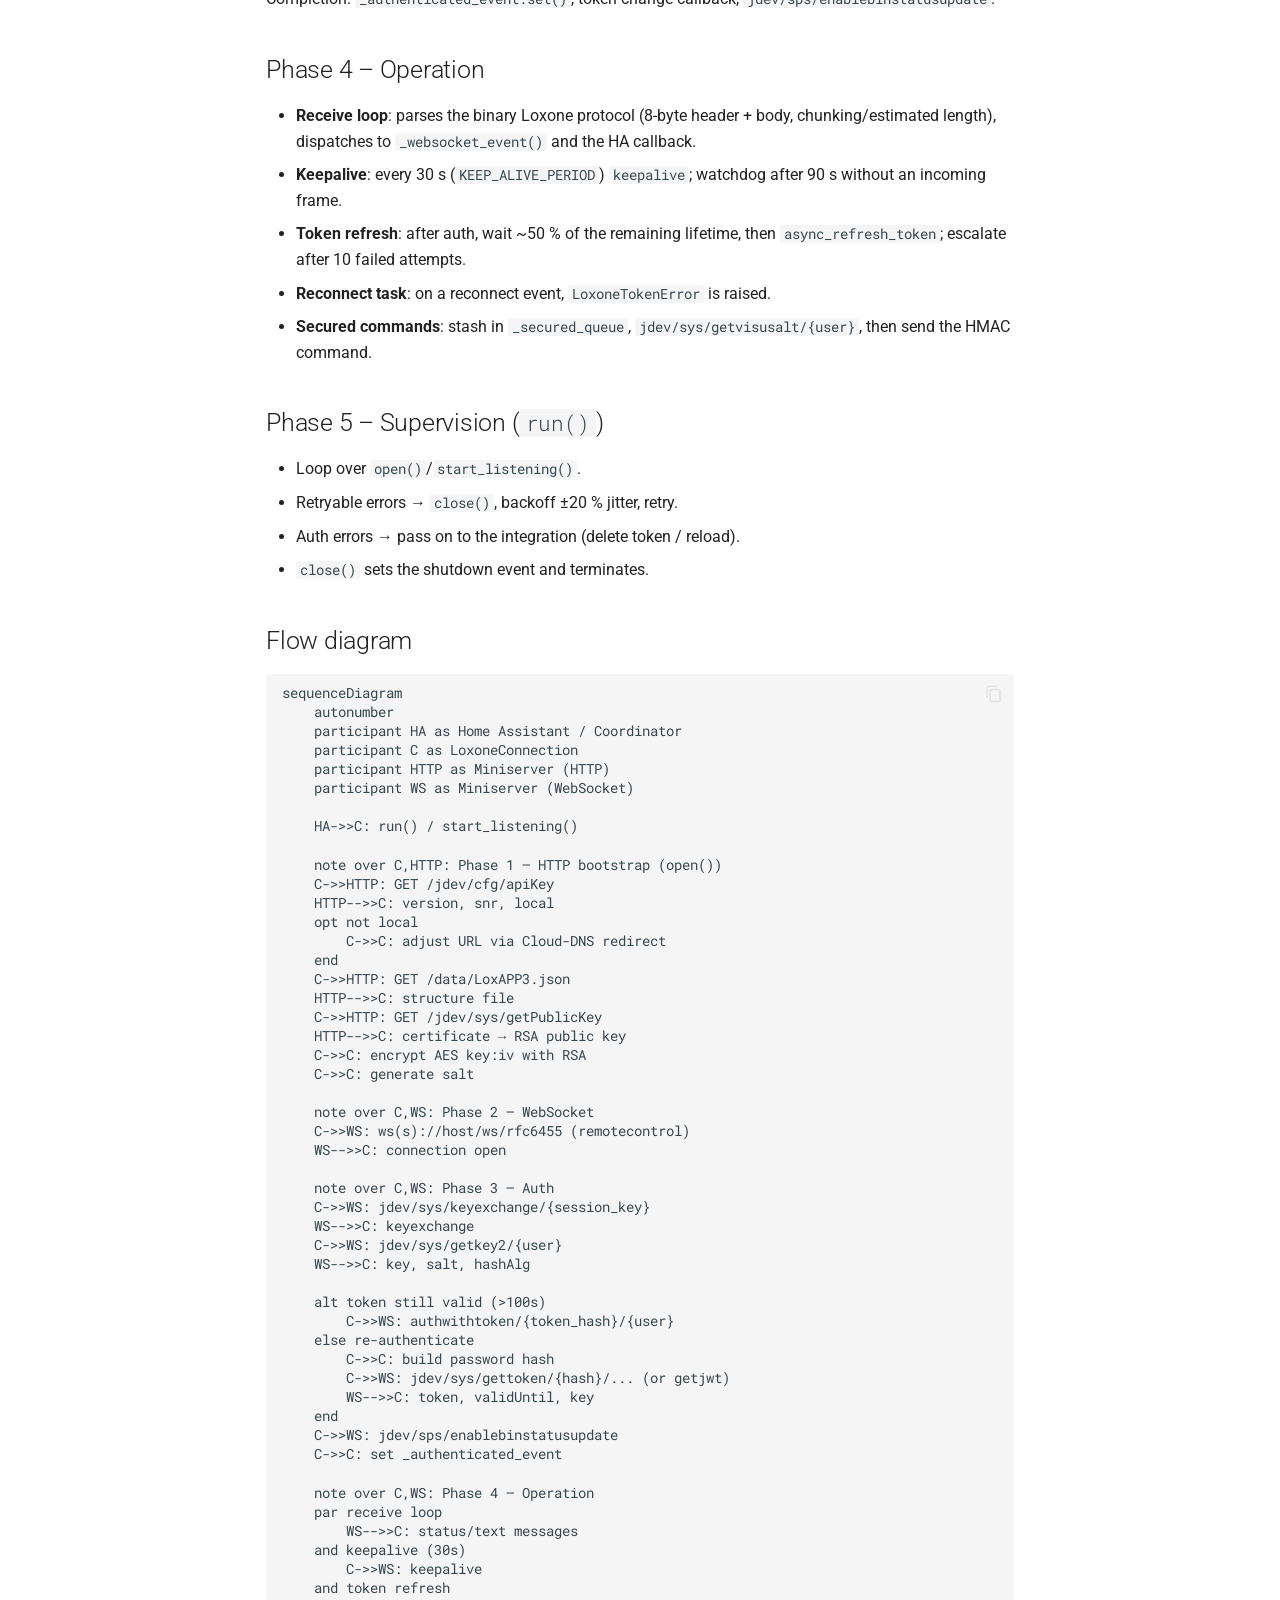
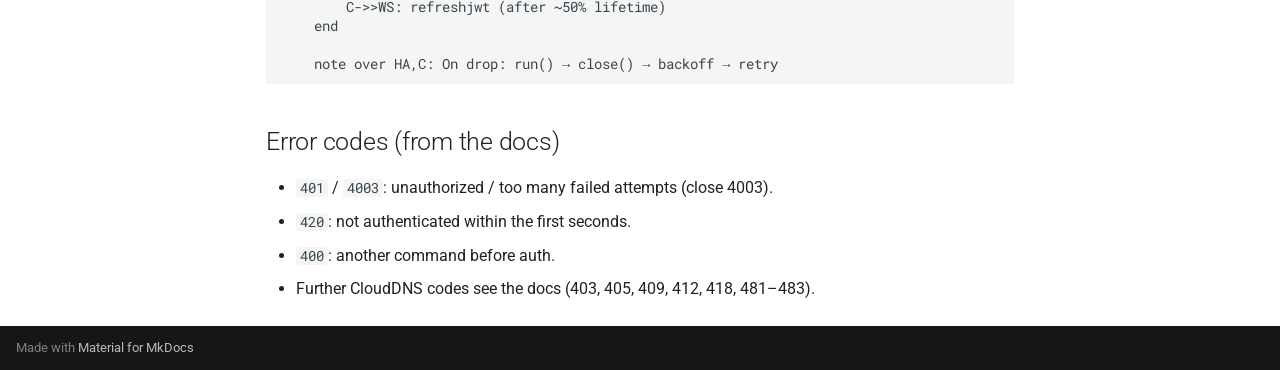
<file: developer/connection-flow/index.html>
<!doctype html>
<html lang="en" class="no-js">
  <head>
    
      <meta charset="utf-8">
      <meta name="viewport" content="width=device-width,initial-scale=1">
      
        <meta name="description" content="Home Assistant integration for the Loxone Miniserver">
      
      
      
        <link rel="canonical" href="https://jodehli.github.io/PyLoxone/developer/connection-flow/">
      
      
        <link rel="prev" href="../pyloxone-api/">
      
      
        <link rel="next" href="../implemented-control-types/">
      
      
        
      
      
      <link rel="icon" href="../../assets/favicon.svg">
      <meta name="generator" content="mkdocs-1.6.1, mkdocs-material-9.8.2">
    
    
      
        <title>Connection flow - PyLoxone</title>
      
    
    
      <link rel="stylesheet" href="../../assets/stylesheets/main.57a0d79d.min.css">
      
        
        <link rel="stylesheet" href="../../assets/stylesheets/palette.fb2fffe2.min.css">
      
      


    
    
      
    
    
      
        
        
        <link rel="preconnect" href="https://fonts.gstatic.com" crossorigin>
        <link rel="stylesheet" href="https://fonts.googleapis.com/css?family=Roboto:300,300i,400,400i,700,700i%7CRoboto+Mono:400,400i,700,700i&display=fallback">
        <style>:root{--md-text-font:"Roboto";--md-code-font:"Roboto Mono"}</style>
      
    
    
      <link rel="stylesheet" href="../../stylesheets/extra.css">
    
    <script>__md_scope=new URL("../..",location),__md_hash=e=>[...e].reduce(((e,_)=>(e<<5)-e+_.charCodeAt(0)),0),__md_get=(e,_=localStorage,t=__md_scope)=>JSON.parse(_.getItem(t.pathname+"."+e)),__md_set=(e,_,t=localStorage,a=__md_scope)=>{try{t.setItem(a.pathname+"."+e,JSON.stringify(_))}catch(e){}}</script>
    
      

    
    
  </head>
  
  
    
    
      
    
    
    
    
    <body dir="ltr" data-md-color-scheme="default" data-md-color-primary="custom" data-md-color-accent="custom">
  
    
    <input class="md-toggle" data-md-toggle="drawer" type="checkbox" id="__drawer" autocomplete="off">
    <input class="md-toggle" data-md-toggle="search" type="checkbox" id="__search" autocomplete="off">
    <label class="md-overlay" for="__drawer"></label>
    <div data-md-component="skip">
      
        
        <a href="#loxone-miniserver-connection-flow-connect" class="md-skip">
          Skip to content
        </a>
      
    </div>
    <div data-md-component="announce">
      
    </div>
    
    
      

  

<header class="md-header md-header--shadow" data-md-component="header">
  <nav class="md-header__inner md-grid" aria-label="Header">
    <a href="../.." title="PyLoxone" class="md-header__button md-logo" aria-label="PyLoxone" data-md-component="logo">
      
  
  <svg xmlns="http://www.w3.org/2000/svg" viewBox="0 0 24 24"><g fill="none" stroke="currentColor" stroke-width="1.8" stroke-linecap="round" stroke-linejoin="round"><path d="M3 11.5 12 3.5l9 8"/><path d="M5.5 10v10.5h13V10"/><path d="M15.5 9.2c-3-1.2-6.2 0-5.6 2.6.6 2.6 5.4 1.6 4.8 4.6-.4 2-2.6 2.4-4.6 1.4"/><path d="M16.5 9.2h1.2m0 0 .7-.6m-.7.6.7.6" stroke-width="1.1"/></g><circle cx="15.7" cy="9.3" r="1" fill="currentColor"/></svg>

    </a>
    <label class="md-header__button md-icon" for="__drawer">
      
      <svg xmlns="http://www.w3.org/2000/svg" viewBox="0 0 24 24"><path d="M3 6h18v2H3zm0 5h18v2H3zm0 5h18v2H3z"/></svg>
    </label>
    <div class="md-header__title" data-md-component="header-title">
      <div class="md-header__ellipsis">
        <div class="md-header__topic">
          <span class="md-ellipsis">
            PyLoxone
          </span>
        </div>
        <div class="md-header__topic" data-md-component="header-topic">
          <span class="md-ellipsis">
            
              Connection flow
            
          </span>
        </div>
      </div>
    </div>
    
      
        <form class="md-header__option" data-md-component="palette">
  
    
    
    
    <input class="md-option" data-md-color-media="(prefers-color-scheme: light)" data-md-color-scheme="default" data-md-color-primary="custom" data-md-color-accent="custom"  aria-label="Switch to dark mode"  type="radio" name="__palette" id="__palette_0">
    
      <label class="md-header__button md-icon" title="Switch to dark mode" for="__palette_1" hidden>
        <svg xmlns="http://www.w3.org/2000/svg" viewBox="0 0 24 24"><path d="m17.75 4.09-2.53 1.94.91 3.06-2.63-1.81-2.63 1.81.91-3.06-2.53-1.94L12.44 4l1.06-3 1.06 3zm3.5 6.91-1.64 1.25.59 1.98-1.7-1.17-1.7 1.17.59-1.98L15.75 11l2.06-.05L18.5 9l.69 1.95zm-2.28 4.95c.83-.08 1.72 1.1 1.19 1.85-.32.45-.66.87-1.08 1.27C15.17 23 8.84 23 4.94 19.07c-3.91-3.9-3.91-10.24 0-14.14.4-.4.82-.76 1.27-1.08.75-.53 1.93.36 1.85 1.19-.27 2.86.69 5.83 2.89 8.02a9.96 9.96 0 0 0 8.02 2.89m-1.64 2.02a12.08 12.08 0 0 1-7.8-3.47c-2.17-2.19-3.33-5-3.49-7.82-2.81 3.14-2.7 7.96.31 10.98 3.02 3.01 7.84 3.12 10.98.31"/></svg>
      </label>
    
  
    
    
    
    <input class="md-option" data-md-color-media="(prefers-color-scheme: dark)" data-md-color-scheme="slate" data-md-color-primary="custom" data-md-color-accent="custom"  aria-label="Switch to light mode"  type="radio" name="__palette" id="__palette_1">
    
      <label class="md-header__button md-icon" title="Switch to light mode" for="__palette_0" hidden>
        <svg xmlns="http://www.w3.org/2000/svg" viewBox="0 0 24 24"><path d="M12 7a5 5 0 0 1 5 5 5 5 0 0 1-5 5 5 5 0 0 1-5-5 5 5 0 0 1 5-5m0 2a3 3 0 0 0-3 3 3 3 0 0 0 3 3 3 3 0 0 0 3-3 3 3 0 0 0-3-3m0-7 2.39 3.42C13.65 5.15 12.84 5 12 5s-1.65.15-2.39.42zM3.34 7l4.16-.35A7.2 7.2 0 0 0 5.94 8.5c-.44.74-.69 1.5-.83 2.29zm.02 10 1.76-3.77a7.131 7.131 0 0 0 2.38 4.14zM20.65 7l-1.77 3.79a7.02 7.02 0 0 0-2.38-4.15zm-.01 10-4.14.36c.59-.51 1.12-1.14 1.54-1.86.42-.73.69-1.5.83-2.29zM12 22l-2.41-3.44c.74.27 1.55.44 2.41.44.82 0 1.63-.17 2.37-.44z"/></svg>
      </label>
    
  
</form>
      
    
    
      <script>var palette=__md_get("__palette");if(palette&&palette.color){if("(prefers-color-scheme)"===palette.color.media){var media=matchMedia("(prefers-color-scheme: light)"),input=document.querySelector(media.matches?"[data-md-color-media='(prefers-color-scheme: light)']":"[data-md-color-media='(prefers-color-scheme: dark)']");palette.color.media=input.getAttribute("data-md-color-media"),palette.color.scheme=input.getAttribute("data-md-color-scheme"),palette.color.primary=input.getAttribute("data-md-color-primary"),palette.color.accent=input.getAttribute("data-md-color-accent")}for(var[key,value]of Object.entries(palette.color))document.body.setAttribute("data-md-color-"+key,value)}</script>
    
    
    
      
      
        <label class="md-header__button md-icon" for="__search">
          
          <svg xmlns="http://www.w3.org/2000/svg" viewBox="0 0 24 24"><path d="M9.5 3A6.5 6.5 0 0 1 16 9.5c0 1.61-.59 3.09-1.56 4.23l.27.27h.79l5 5-1.5 1.5-5-5v-.79l-.27-.27A6.52 6.52 0 0 1 9.5 16 6.5 6.5 0 0 1 3 9.5 6.5 6.5 0 0 1 9.5 3m0 2C7 5 5 7 5 9.5S7 14 9.5 14 14 12 14 9.5 12 5 9.5 5"/></svg>
        </label>
        <div class="md-search" data-md-component="search" role="dialog">
  <label class="md-search__overlay" for="__search"></label>
  <div class="md-search__inner" role="search">
    <form class="md-search__form" name="search">
      <input type="text" class="md-search__input" name="query" aria-label="Search" placeholder="Search" autocapitalize="off" autocorrect="off" autocomplete="off" spellcheck="false" data-md-component="search-query" required>
      <label class="md-search__icon md-icon" for="__search">
        
        <svg xmlns="http://www.w3.org/2000/svg" viewBox="0 0 24 24"><path d="M9.5 3A6.5 6.5 0 0 1 16 9.5c0 1.61-.59 3.09-1.56 4.23l.27.27h.79l5 5-1.5 1.5-5-5v-.79l-.27-.27A6.52 6.52 0 0 1 9.5 16 6.5 6.5 0 0 1 3 9.5 6.5 6.5 0 0 1 9.5 3m0 2C7 5 5 7 5 9.5S7 14 9.5 14 14 12 14 9.5 12 5 9.5 5"/></svg>
        
        <svg xmlns="http://www.w3.org/2000/svg" viewBox="0 0 24 24"><path d="M20 11v2H8l5.5 5.5-1.42 1.42L4.16 12l7.92-7.92L13.5 5.5 8 11z"/></svg>
      </label>
      <nav class="md-search__options" aria-label="Search">
        
        <button type="reset" class="md-search__icon md-icon" title="Clear" aria-label="Clear" tabindex="-1">
          
          <svg xmlns="http://www.w3.org/2000/svg" viewBox="0 0 24 24"><path d="M19 6.41 17.59 5 12 10.59 6.41 5 5 6.41 10.59 12 5 17.59 6.41 19 12 13.41 17.59 19 19 17.59 13.41 12z"/></svg>
        </button>
      </nav>
      
    </form>
    <div class="md-search__output">
      <div class="md-search__scrollwrap" tabindex="0" data-md-scrollfix>
        <div class="md-search-result" data-md-component="search-result">
          <div class="md-search-result__meta">
            Initializing search
          </div>
          <ol class="md-search-result__list" role="presentation"></ol>
        </div>
      </div>
    </div>
  </div>
</div>
      
    
    
      <div class="md-header__source">
        <a href="https://github.com/JoDehli/PyLoxone" title="Go to repository" class="md-source" data-md-component="source">
  <div class="md-source__icon md-icon">
    
    <svg xmlns="http://www.w3.org/2000/svg" viewBox="0 0 448 512"><!--! Font Awesome Free 7.1.0 by @fontawesome - https://fontawesome.com License - https://fontawesome.com/license/free (Icons: CC BY 4.0, Fonts: SIL OFL 1.1, Code: MIT License) Copyright 2025 Fonticons, Inc.--><path d="M439.6 236.1 244 40.5c-5.4-5.5-12.8-8.5-20.4-8.5s-15 3-20.4 8.4L162.5 81l51.5 51.5c27.1-9.1 52.7 16.8 43.4 43.7l49.7 49.7c34.2-11.8 61.2 31 35.5 56.7-26.5 26.5-70.2-2.9-56-37.3L240.3 199v121.9c25.3 12.5 22.3 41.8 9.1 55-6.4 6.4-15.2 10.1-24.3 10.1s-17.8-3.6-24.3-10.1c-17.6-17.6-11.1-46.9 11.2-56v-123c-20.8-8.5-24.6-30.7-18.6-45L142.6 101 8.5 235.1C3 240.6 0 247.9 0 255.5s3 15 8.5 20.4l195.6 195.7c5.4 5.4 12.7 8.4 20.4 8.4s15-3 20.4-8.4l194.7-194.7c5.4-5.4 8.4-12.8 8.4-20.4s-3-15-8.4-20.4"/></svg>
  </div>
  <div class="md-source__repository">
    JoDehli/PyLoxone
  </div>
</a>
      </div>
    
  </nav>
  
</header>
    
    <div class="md-container" data-md-component="container">
      
      
        
          
        
      
      <main class="md-main" data-md-component="main">
        <div class="md-main__inner md-grid">
          
            
              
              <div class="md-sidebar md-sidebar--primary" data-md-component="sidebar" data-md-type="navigation" >
                <div class="md-sidebar__scrollwrap">
                  <div class="md-sidebar__inner">
                    



<nav class="md-nav md-nav--primary" aria-label="Navigation" data-md-level="0">
  <label class="md-nav__title" for="__drawer">
    <a href="../.." title="PyLoxone" class="md-nav__button md-logo" aria-label="PyLoxone" data-md-component="logo">
      
  
  <svg xmlns="http://www.w3.org/2000/svg" viewBox="0 0 24 24"><g fill="none" stroke="currentColor" stroke-width="1.8" stroke-linecap="round" stroke-linejoin="round"><path d="M3 11.5 12 3.5l9 8"/><path d="M5.5 10v10.5h13V10"/><path d="M15.5 9.2c-3-1.2-6.2 0-5.6 2.6.6 2.6 5.4 1.6 4.8 4.6-.4 2-2.6 2.4-4.6 1.4"/><path d="M16.5 9.2h1.2m0 0 .7-.6m-.7.6.7.6" stroke-width="1.1"/></g><circle cx="15.7" cy="9.3" r="1" fill="currentColor"/></svg>

    </a>
    PyLoxone
  </label>
  
    <div class="md-nav__source">
      <a href="https://github.com/JoDehli/PyLoxone" title="Go to repository" class="md-source" data-md-component="source">
  <div class="md-source__icon md-icon">
    
    <svg xmlns="http://www.w3.org/2000/svg" viewBox="0 0 448 512"><!--! Font Awesome Free 7.1.0 by @fontawesome - https://fontawesome.com License - https://fontawesome.com/license/free (Icons: CC BY 4.0, Fonts: SIL OFL 1.1, Code: MIT License) Copyright 2025 Fonticons, Inc.--><path d="M439.6 236.1 244 40.5c-5.4-5.5-12.8-8.5-20.4-8.5s-15 3-20.4 8.4L162.5 81l51.5 51.5c27.1-9.1 52.7 16.8 43.4 43.7l49.7 49.7c34.2-11.8 61.2 31 35.5 56.7-26.5 26.5-70.2-2.9-56-37.3L240.3 199v121.9c25.3 12.5 22.3 41.8 9.1 55-6.4 6.4-15.2 10.1-24.3 10.1s-17.8-3.6-24.3-10.1c-17.6-17.6-11.1-46.9 11.2-56v-123c-20.8-8.5-24.6-30.7-18.6-45L142.6 101 8.5 235.1C3 240.6 0 247.9 0 255.5s3 15 8.5 20.4l195.6 195.7c5.4 5.4 12.7 8.4 20.4 8.4s15-3 20.4-8.4l194.7-194.7c5.4-5.4 8.4-12.8 8.4-20.4s-3-15-8.4-20.4"/></svg>
  </div>
  <div class="md-source__repository">
    JoDehli/PyLoxone
  </div>
</a>
    </div>
  
  <ul class="md-nav__list" data-md-scrollfix>
    
      
      
  
  
  
  
    <li class="md-nav__item">
      <a href="../.." class="md-nav__link">
        
  
  
  <span class="md-ellipsis">
    
  
    Home
  

    
  </span>
  
  

      </a>
    </li>
  

    
      
      
  
  
  
  
    <li class="md-nav__item">
      <a href="../../supported-devices/" class="md-nav__link">
        
  
  
  <span class="md-ellipsis">
    
  
    Supported devices
  

    
  </span>
  
  

      </a>
    </li>
  

    
      
      
  
  
  
  
    <li class="md-nav__item">
      <a href="../../setup/" class="md-nav__link">
        
  
  
  <span class="md-ellipsis">
    
  
    Setup and configuration
  

    
  </span>
  
  

      </a>
    </li>
  

    
      
      
  
  
  
  
    <li class="md-nav__item">
      <a href="../../sensors/" class="md-nav__link">
        
  
  
  <span class="md-ellipsis">
    
  
    Sensors
  

    
  </span>
  
  

      </a>
    </li>
  

    
      
      
  
  
  
  
    <li class="md-nav__item">
      <a href="../../message-center/" class="md-nav__link">
        
  
  
  <span class="md-ellipsis">
    
  
    Message Center and repairs
  

    
  </span>
  
  

      </a>
    </li>
  

    
      
      
  
  
  
  
    <li class="md-nav__item">
      <a href="../../intercom-gen2/" class="md-nav__link">
        
  
  
  <span class="md-ellipsis">
    
  
    Intercom Gen 2
  

    
  </span>
  
  

      </a>
    </li>
  

    
      
      
  
  
  
  
    <li class="md-nav__item">
      <a href="../../known-limitations/" class="md-nav__link">
        
  
  
  <span class="md-ellipsis">
    
  
    Known limitations
  

    
  </span>
  
  

      </a>
    </li>
  

    
      
      
  
  
  
  
    <li class="md-nav__item">
      <a href="../../blueprints/" class="md-nav__link">
        
  
  
  <span class="md-ellipsis">
    
  
    Blueprints
  

    
  </span>
  
  

      </a>
    </li>
  

    
      
      
  
  
  
  
    <li class="md-nav__item">
      <a href="../../advanced/" class="md-nav__link">
        
  
  
  <span class="md-ellipsis">
    
  
    Advanced usage
  

    
  </span>
  
  

      </a>
    </li>
  

    
      
      
  
  
    
  
  
  
    
    
    
    
      
        
        
      
    
    
    <li class="md-nav__item md-nav__item--active md-nav__item--section md-nav__item--nested">
      
        
        
        <input class="md-nav__toggle md-toggle " type="checkbox" id="__nav_10" checked>
        
          
          <label class="md-nav__link" for="__nav_10" id="__nav_10_label" tabindex="">
            
  
  
  <span class="md-ellipsis">
    
  
    Developer
  

    
  </span>
  
  

            <span class="md-nav__icon md-icon"></span>
          </label>
        
        <nav class="md-nav" data-md-level="1" aria-labelledby="__nav_10_label" aria-expanded="true">
          <label class="md-nav__title" for="__nav_10">
            <span class="md-nav__icon md-icon"></span>
            
  
    Developer
  

          </label>
          <ul class="md-nav__list" data-md-scrollfix>
            
              
                
  
  
  
  
    <li class="md-nav__item">
      <a href="../" class="md-nav__link">
        
  
  
  <span class="md-ellipsis">
    
  
    Overview
  

    
  </span>
  
  

      </a>
    </li>
  

              
            
              
                
  
  
  
  
    <li class="md-nav__item">
      <a href="../devcontainer/" class="md-nav__link">
        
  
  
  <span class="md-ellipsis">
    
  
    Dev container
  

    
  </span>
  
  

      </a>
    </li>
  

              
            
              
                
  
  
  
  
    <li class="md-nav__item">
      <a href="../pyloxone-api/" class="md-nav__link">
        
  
  
  <span class="md-ellipsis">
    
  
    pyloxone-api
  

    
  </span>
  
  

      </a>
    </li>
  

              
            
              
                
  
  
    
  
  
  
    <li class="md-nav__item md-nav__item--active">
      
      <input class="md-nav__toggle md-toggle" type="checkbox" id="__toc">
      
      
        
      
      
        <label class="md-nav__link md-nav__link--active" for="__toc">
          
  
  
  <span class="md-ellipsis">
    
  
    Connection flow
  

    
  </span>
  
  

          <span class="md-nav__icon md-icon"></span>
        </label>
      
      <a href="./" class="md-nav__link md-nav__link--active">
        
  
  
  <span class="md-ellipsis">
    
  
    Connection flow
  

    
  </span>
  
  

      </a>
      
        

<nav class="md-nav md-nav--secondary" aria-label="Table of contents">
  
  
  
    
  
  
    <label class="md-nav__title" for="__toc">
      <span class="md-nav__icon md-icon"></span>
      Table of contents
    </label>
    <ul class="md-nav__list" data-md-component="toc" data-md-scrollfix>
      
        <li class="md-nav__item">
  <a href="#quick-overview" class="md-nav__link">
    <span class="md-ellipsis">
      
        Quick overview
      
    </span>
  </a>
  
</li>
      
        <li class="md-nav__item">
  <a href="#phase-0-preparation-constructor" class="md-nav__link">
    <span class="md-ellipsis">
      
        Phase 0 – Preparation (constructor)
      
    </span>
  </a>
  
</li>
      
        <li class="md-nav__item">
  <a href="#phase-1-http-bootstrap-open" class="md-nav__link">
    <span class="md-ellipsis">
      
        Phase 1 – HTTP bootstrap (open())
      
    </span>
  </a>
  
</li>
      
        <li class="md-nav__item">
  <a href="#phase-2-open-websocket" class="md-nav__link">
    <span class="md-ellipsis">
      
        Phase 2 – Open WebSocket
      
    </span>
  </a>
  
</li>
      
        <li class="md-nav__item">
  <a href="#phase-3-authentication" class="md-nav__link">
    <span class="md-ellipsis">
      
        Phase 3 – Authentication
      
    </span>
  </a>
  
</li>
      
        <li class="md-nav__item">
  <a href="#phase-4-operation" class="md-nav__link">
    <span class="md-ellipsis">
      
        Phase 4 – Operation
      
    </span>
  </a>
  
</li>
      
        <li class="md-nav__item">
  <a href="#phase-5-supervision-run" class="md-nav__link">
    <span class="md-ellipsis">
      
        Phase 5 – Supervision (run())
      
    </span>
  </a>
  
</li>
      
        <li class="md-nav__item">
  <a href="#flow-diagram" class="md-nav__link">
    <span class="md-ellipsis">
      
        Flow diagram
      
    </span>
  </a>
  
</li>
      
        <li class="md-nav__item">
  <a href="#error-codes-from-the-docs" class="md-nav__link">
    <span class="md-ellipsis">
      
        Error codes (from the docs)
      
    </span>
  </a>
  
</li>
      
    </ul>
  
</nav>
      
    </li>
  

              
            
              
                
  
  
  
  
    <li class="md-nav__item">
      <a href="../implemented-control-types/" class="md-nav__link">
        
  
  
  <span class="md-ellipsis">
    
  
    Implemented control types
  

    
  </span>
  
  

      </a>
    </li>
  

              
            
          </ul>
        </nav>
      
    </li>
  

    
  </ul>
</nav>
                  </div>
                </div>
              </div>
            
            
              
              <div class="md-sidebar md-sidebar--secondary" data-md-component="sidebar" data-md-type="toc" >
                <div class="md-sidebar__scrollwrap">
                  <div class="md-sidebar__inner">
                    

<nav class="md-nav md-nav--secondary" aria-label="Table of contents">
  
  
  
    
  
  
    <label class="md-nav__title" for="__toc">
      <span class="md-nav__icon md-icon"></span>
      Table of contents
    </label>
    <ul class="md-nav__list" data-md-component="toc" data-md-scrollfix>
      
        <li class="md-nav__item">
  <a href="#quick-overview" class="md-nav__link">
    <span class="md-ellipsis">
      
        Quick overview
      
    </span>
  </a>
  
</li>
      
        <li class="md-nav__item">
  <a href="#phase-0-preparation-constructor" class="md-nav__link">
    <span class="md-ellipsis">
      
        Phase 0 – Preparation (constructor)
      
    </span>
  </a>
  
</li>
      
        <li class="md-nav__item">
  <a href="#phase-1-http-bootstrap-open" class="md-nav__link">
    <span class="md-ellipsis">
      
        Phase 1 – HTTP bootstrap (open())
      
    </span>
  </a>
  
</li>
      
        <li class="md-nav__item">
  <a href="#phase-2-open-websocket" class="md-nav__link">
    <span class="md-ellipsis">
      
        Phase 2 – Open WebSocket
      
    </span>
  </a>
  
</li>
      
        <li class="md-nav__item">
  <a href="#phase-3-authentication" class="md-nav__link">
    <span class="md-ellipsis">
      
        Phase 3 – Authentication
      
    </span>
  </a>
  
</li>
      
        <li class="md-nav__item">
  <a href="#phase-4-operation" class="md-nav__link">
    <span class="md-ellipsis">
      
        Phase 4 – Operation
      
    </span>
  </a>
  
</li>
      
        <li class="md-nav__item">
  <a href="#phase-5-supervision-run" class="md-nav__link">
    <span class="md-ellipsis">
      
        Phase 5 – Supervision (run())
      
    </span>
  </a>
  
</li>
      
        <li class="md-nav__item">
  <a href="#flow-diagram" class="md-nav__link">
    <span class="md-ellipsis">
      
        Flow diagram
      
    </span>
  </a>
  
</li>
      
        <li class="md-nav__item">
  <a href="#error-codes-from-the-docs" class="md-nav__link">
    <span class="md-ellipsis">
      
        Error codes (from the docs)
      
    </span>
  </a>
  
</li>
      
    </ul>
  
</nav>
                  </div>
                </div>
              </div>
            
          
          
            <div class="md-content" data-md-component="content">
              
              <article class="md-content__inner md-typeset">
                
                  


  
  


<h1 id="loxone-miniserver-connection-flow-connect">Loxone Miniserver – Connection Flow (Connect)<a class="headerlink" href="#loxone-miniserver-connection-flow-connect" title="Permanent link">&para;</a></h1>
<p>Source: <a href="https://www.loxone.com/wp-content/uploads/datasheets/CommunicatingWithMiniserver.pdf">Communicating with the Miniserver</a> (Loxone) and <code>pyloxone_api</code> (<code>src/pyloxone_api/connection.py</code> im Paket-Repo).</p>
<h2 id="quick-overview">Quick overview<a class="headerlink" href="#quick-overview" title="Permanent link">&para;</a></h2>
<ol>
<li><strong>HTTP bootstrap (<code>open()</code>)</strong>: check reachability, load the structure file + public key, RSA-encrypt the AES session key, open the WebSocket.</li>
<li><strong>WebSocket authentication (<code>start_listening()</code> / <code>_websocket_event()</code>)</strong>: key exchange → <code>getkey2</code> → token auth or token acquisition → enable updates.</li>
<li><strong>Operation</strong>: receive loop, keepalive (30 s), token refresh, encrypted/secured commands.</li>
<li><strong>Supervision (<code>run()</code>)</strong>: reconnect/backoff, escalation on auth errors.</li>
</ol>
<h2 id="phase-0-preparation-constructor">Phase 0 – Preparation (constructor)<a class="headerlink" href="#phase-0-preparation-constructor" title="Permanent link">&para;</a></h2>
<ul>
<li>Parse host/port/scheme, normalize the URL.</li>
<li>Generate the AES-256-CBC key (<code>_aes_key</code>, 32 bytes) and IV (<code>_iv</code>, 16 bytes) per instance.</li>
<li>Take over an existing token cache if present.</li>
<li>Create the message queue, salt state and visual-hash state.</li>
</ul>
<h2 id="phase-1-http-bootstrap-open">Phase 1 – HTTP bootstrap (<code>open()</code>)<a class="headerlink" href="#phase-1-http-bootstrap-open" title="Permanent link">&para;</a></h2>
<p>With bounded exponential backoff (<code>_get_with_retry</code>, 5 attempts):</p>
<ol>
<li><code>GET /jdev/cfg/apiKey</code> → version, SNR, <code>local</code>.</li>
<li>If <code>local == false</code>, adjust the URL via Cloud-DNS redirect (<code>_apply_url</code>).</li>
<li><code>GET /data/LoxAPP3.json</code> → structure file into <code>structure_file</code>.</li>
<li><code>GET /jdev/sys/getPublicKey</code> → certificate → RSA public key.</li>
<li>Build the session key: encrypt the payload <code>"{aes_key_hex}:{iv_hex}"</code> with RSA PKCS#1 v1.5, Base64 → <code>_session_key</code>.</li>
<li>Generate the salt (<code>_generate_salt</code>).</li>
</ol>
<h2 id="phase-2-open-websocket">Phase 2 – Open WebSocket<a class="headerlink" href="#phase-2-open-websocket" title="Permanent link">&para;</a></h2>
<ul>
<li>URL <code>ws(s)://{host}/ws/rfc6455</code> (<code>build_loxone_url</code>), subprotocol <code>remotecontrol</code>.</li>
<li><code>ping_interval=None</code> (the Loxone keepalive is the liveness channel).</li>
</ul>
<h2 id="phase-3-authentication">Phase 3 – Authentication<a class="headerlink" href="#phase-3-authentication" title="Permanent link">&para;</a></h2>
<ol>
<li>Immediately after connect: <code>jdev/sys/keyexchange/{session_key}</code>.</li>
<li>Response <code>keyexchange</code> → sends <code>jdev/sys/getkey2/{encoded_username}</code>.</li>
<li>From the response: <code>key</code>, <code>salt</code>, <code>hashAlg</code>.</li>
</ol>
<p>Branching:</p>
<ul>
<li><strong>Token still valid</strong> (&gt; 100 s remaining lifetime): hash over the token → <code>authwithtoken/{token_hash}/{user}</code>.</li>
<li><strong>Token missing/expired</strong>: password hash → <code>jdev/sys/gettoken/{hash}/...</code> (or <code>getjwt</code> from FW 10.2). The response provides <code>token</code>, <code>validUntil</code>, <code>key</code>.</li>
</ul>
<p>Completion: <code>_authenticated_event.set()</code>, token-change callback, <code>jdev/sps/enablebinstatusupdate</code>.</p>
<h2 id="phase-4-operation">Phase 4 – Operation<a class="headerlink" href="#phase-4-operation" title="Permanent link">&para;</a></h2>
<ul>
<li><strong>Receive loop</strong>: parses the binary Loxone protocol (8-byte header + body, chunking/estimated length), dispatches to <code>_websocket_event()</code> and the HA callback.</li>
<li><strong>Keepalive</strong>: every 30 s (<code>KEEP_ALIVE_PERIOD</code>) <code>keepalive</code>; watchdog after 90 s without an incoming frame.</li>
<li><strong>Token refresh</strong>: after auth, wait ~50 % of the remaining lifetime, then <code>async_refresh_token</code>; escalate after 10 failed attempts.</li>
<li><strong>Reconnect task</strong>: on a reconnect event, <code>LoxoneTokenError</code> is raised.</li>
<li><strong>Secured commands</strong>: stash in <code>_secured_queue</code>, <code>jdev/sys/getvisusalt/{user}</code>, then send the HMAC command.</li>
</ul>
<h2 id="phase-5-supervision-run">Phase 5 – Supervision (<code>run()</code>)<a class="headerlink" href="#phase-5-supervision-run" title="Permanent link">&para;</a></h2>
<ul>
<li>Loop over <code>open()</code>/<code>start_listening()</code>.</li>
<li>Retryable errors → <code>close()</code>, backoff ±20 % jitter, retry.</li>
<li>Auth errors → pass on to the integration (delete token / reload).</li>
<li><code>close()</code> sets the shutdown event and terminates.</li>
</ul>
<h2 id="flow-diagram">Flow diagram<a class="headerlink" href="#flow-diagram" title="Permanent link">&para;</a></h2>
<div class="highlight"><pre><span></span><code><a id="__codelineno-0-1" name="__codelineno-0-1" href="#__codelineno-0-1"></a>sequenceDiagram
<a id="__codelineno-0-2" name="__codelineno-0-2" href="#__codelineno-0-2"></a>    autonumber
<a id="__codelineno-0-3" name="__codelineno-0-3" href="#__codelineno-0-3"></a>    participant HA as Home Assistant / Coordinator
<a id="__codelineno-0-4" name="__codelineno-0-4" href="#__codelineno-0-4"></a>    participant C as LoxoneConnection
<a id="__codelineno-0-5" name="__codelineno-0-5" href="#__codelineno-0-5"></a>    participant HTTP as Miniserver (HTTP)
<a id="__codelineno-0-6" name="__codelineno-0-6" href="#__codelineno-0-6"></a>    participant WS as Miniserver (WebSocket)
<a id="__codelineno-0-7" name="__codelineno-0-7" href="#__codelineno-0-7"></a>
<a id="__codelineno-0-8" name="__codelineno-0-8" href="#__codelineno-0-8"></a>    HA-&gt;&gt;C: run() / start_listening()
<a id="__codelineno-0-9" name="__codelineno-0-9" href="#__codelineno-0-9"></a>
<a id="__codelineno-0-10" name="__codelineno-0-10" href="#__codelineno-0-10"></a>    note over C,HTTP: Phase 1 – HTTP bootstrap (open())
<a id="__codelineno-0-11" name="__codelineno-0-11" href="#__codelineno-0-11"></a>    C-&gt;&gt;HTTP: GET /jdev/cfg/apiKey
<a id="__codelineno-0-12" name="__codelineno-0-12" href="#__codelineno-0-12"></a>    HTTP--&gt;&gt;C: version, snr, local
<a id="__codelineno-0-13" name="__codelineno-0-13" href="#__codelineno-0-13"></a>    opt not local
<a id="__codelineno-0-14" name="__codelineno-0-14" href="#__codelineno-0-14"></a>        C-&gt;&gt;C: adjust URL via Cloud-DNS redirect
<a id="__codelineno-0-15" name="__codelineno-0-15" href="#__codelineno-0-15"></a>    end
<a id="__codelineno-0-16" name="__codelineno-0-16" href="#__codelineno-0-16"></a>    C-&gt;&gt;HTTP: GET /data/LoxAPP3.json
<a id="__codelineno-0-17" name="__codelineno-0-17" href="#__codelineno-0-17"></a>    HTTP--&gt;&gt;C: structure file
<a id="__codelineno-0-18" name="__codelineno-0-18" href="#__codelineno-0-18"></a>    C-&gt;&gt;HTTP: GET /jdev/sys/getPublicKey
<a id="__codelineno-0-19" name="__codelineno-0-19" href="#__codelineno-0-19"></a>    HTTP--&gt;&gt;C: certificate → RSA public key
<a id="__codelineno-0-20" name="__codelineno-0-20" href="#__codelineno-0-20"></a>    C-&gt;&gt;C: encrypt AES key:iv with RSA
<a id="__codelineno-0-21" name="__codelineno-0-21" href="#__codelineno-0-21"></a>    C-&gt;&gt;C: generate salt
<a id="__codelineno-0-22" name="__codelineno-0-22" href="#__codelineno-0-22"></a>
<a id="__codelineno-0-23" name="__codelineno-0-23" href="#__codelineno-0-23"></a>    note over C,WS: Phase 2 – WebSocket
<a id="__codelineno-0-24" name="__codelineno-0-24" href="#__codelineno-0-24"></a>    C-&gt;&gt;WS: ws(s)://host/ws/rfc6455 (remotecontrol)
<a id="__codelineno-0-25" name="__codelineno-0-25" href="#__codelineno-0-25"></a>    WS--&gt;&gt;C: connection open
<a id="__codelineno-0-26" name="__codelineno-0-26" href="#__codelineno-0-26"></a>
<a id="__codelineno-0-27" name="__codelineno-0-27" href="#__codelineno-0-27"></a>    note over C,WS: Phase 3 – Auth
<a id="__codelineno-0-28" name="__codelineno-0-28" href="#__codelineno-0-28"></a>    C-&gt;&gt;WS: jdev/sys/keyexchange/{session_key}
<a id="__codelineno-0-29" name="__codelineno-0-29" href="#__codelineno-0-29"></a>    WS--&gt;&gt;C: keyexchange
<a id="__codelineno-0-30" name="__codelineno-0-30" href="#__codelineno-0-30"></a>    C-&gt;&gt;WS: jdev/sys/getkey2/{user}
<a id="__codelineno-0-31" name="__codelineno-0-31" href="#__codelineno-0-31"></a>    WS--&gt;&gt;C: key, salt, hashAlg
<a id="__codelineno-0-32" name="__codelineno-0-32" href="#__codelineno-0-32"></a>
<a id="__codelineno-0-33" name="__codelineno-0-33" href="#__codelineno-0-33"></a>    alt token still valid (&gt;100s)
<a id="__codelineno-0-34" name="__codelineno-0-34" href="#__codelineno-0-34"></a>        C-&gt;&gt;WS: authwithtoken/{token_hash}/{user}
<a id="__codelineno-0-35" name="__codelineno-0-35" href="#__codelineno-0-35"></a>    else re-authenticate
<a id="__codelineno-0-36" name="__codelineno-0-36" href="#__codelineno-0-36"></a>        C-&gt;&gt;C: build password hash
<a id="__codelineno-0-37" name="__codelineno-0-37" href="#__codelineno-0-37"></a>        C-&gt;&gt;WS: jdev/sys/gettoken/{hash}/... (or getjwt)
<a id="__codelineno-0-38" name="__codelineno-0-38" href="#__codelineno-0-38"></a>        WS--&gt;&gt;C: token, validUntil, key
<a id="__codelineno-0-39" name="__codelineno-0-39" href="#__codelineno-0-39"></a>    end
<a id="__codelineno-0-40" name="__codelineno-0-40" href="#__codelineno-0-40"></a>    C-&gt;&gt;WS: jdev/sps/enablebinstatusupdate
<a id="__codelineno-0-41" name="__codelineno-0-41" href="#__codelineno-0-41"></a>    C-&gt;&gt;C: set _authenticated_event
<a id="__codelineno-0-42" name="__codelineno-0-42" href="#__codelineno-0-42"></a>
<a id="__codelineno-0-43" name="__codelineno-0-43" href="#__codelineno-0-43"></a>    note over C,WS: Phase 4 – Operation
<a id="__codelineno-0-44" name="__codelineno-0-44" href="#__codelineno-0-44"></a>    par receive loop
<a id="__codelineno-0-45" name="__codelineno-0-45" href="#__codelineno-0-45"></a>        WS--&gt;&gt;C: status/text messages
<a id="__codelineno-0-46" name="__codelineno-0-46" href="#__codelineno-0-46"></a>    and keepalive (30s)
<a id="__codelineno-0-47" name="__codelineno-0-47" href="#__codelineno-0-47"></a>        C-&gt;&gt;WS: keepalive
<a id="__codelineno-0-48" name="__codelineno-0-48" href="#__codelineno-0-48"></a>    and token refresh
<a id="__codelineno-0-49" name="__codelineno-0-49" href="#__codelineno-0-49"></a>        C-&gt;&gt;WS: refreshjwt (after ~50% lifetime)
<a id="__codelineno-0-50" name="__codelineno-0-50" href="#__codelineno-0-50"></a>    end
<a id="__codelineno-0-51" name="__codelineno-0-51" href="#__codelineno-0-51"></a>
<a id="__codelineno-0-52" name="__codelineno-0-52" href="#__codelineno-0-52"></a>    note over HA,C: On drop: run() → close() → backoff → retry
</code></pre></div>
<h2 id="error-codes-from-the-docs">Error codes (from the docs)<a class="headerlink" href="#error-codes-from-the-docs" title="Permanent link">&para;</a></h2>
<ul>
<li><code>401</code> / <code>4003</code>: unauthorized / too many failed attempts (close 4003).</li>
<li><code>420</code>: not authenticated within the first seconds.</li>
<li><code>400</code>: another command before auth.</li>
<li>Further CloudDNS codes see the docs (403, 405, 409, 412, 418, 481–483).</li>
</ul>












                
              </article>
            </div>
          
          
  <script>var tabs=__md_get("__tabs");if(Array.isArray(tabs))e:for(var set of document.querySelectorAll(".tabbed-set")){var labels=set.querySelector(".tabbed-labels");for(var tab of tabs)for(var label of labels.getElementsByTagName("label"))if(label.innerText.trim()===tab){var input=document.getElementById(label.htmlFor);input.checked=!0;continue e}}</script>

<script>var target=document.getElementById(location.hash.slice(1));target&&target.name&&(target.checked=target.name.startsWith("__tabbed_"))</script>
        </div>
        
      </main>
      
        <footer class="md-footer">
  
  <div class="md-footer-meta md-typeset">
    <div class="md-footer-meta__inner md-grid">
      <div class="md-copyright">
  
  
    Made with
    <a href="https://squidfunk.github.io/mkdocs-material/" target="_blank" rel="noopener">
      Material for MkDocs
    </a>
  
</div>
      
    </div>
  </div>
</footer>
      
    </div>
    <div class="md-dialog" data-md-component="dialog">
      <div class="md-dialog__inner md-typeset"></div>
    </div>
    
    
    
      
      
      <script id="__config" type="application/json">{"annotate": null, "base": "../..", "features": ["content.tabs.link", "navigation.sections", "content.code.copy"], "search": "../../assets/javascripts/workers/search.a7633da7.min.js", "tags": null, "translations": {"clipboard.copied": "Copied to clipboard", "clipboard.copy": "Copy to clipboard", "search.result.more.one": "1 more on this page", "search.result.more.other": "# more on this page", "search.result.none": "No matching documents", "search.result.one": "1 matching document", "search.result.other": "# matching documents", "search.result.placeholder": "Type to start searching", "search.result.term.missing": "Missing", "select.version": "Select version"}, "version": null}</script>
    
    
      <script src="../../assets/javascripts/bundle.a5f9d56c.min.js"></script>
      
    
  </body>
</html>
</file>
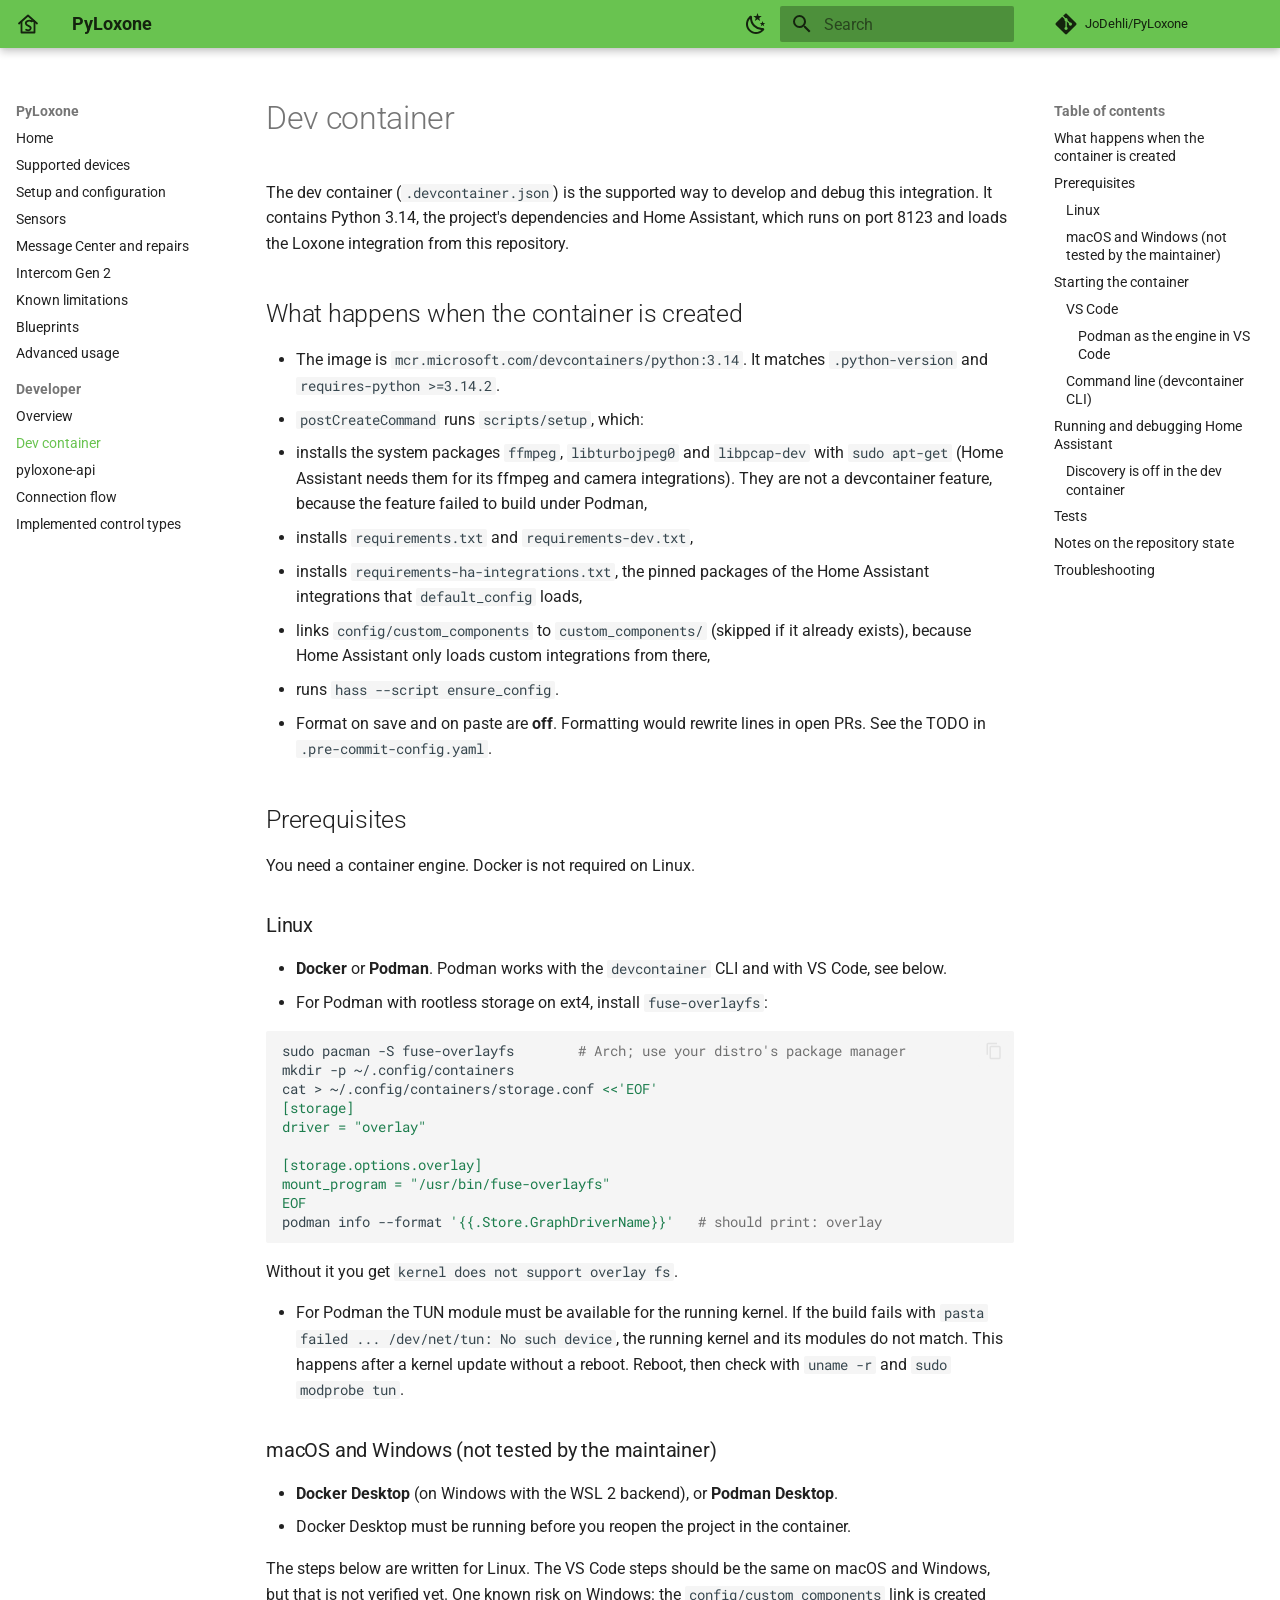
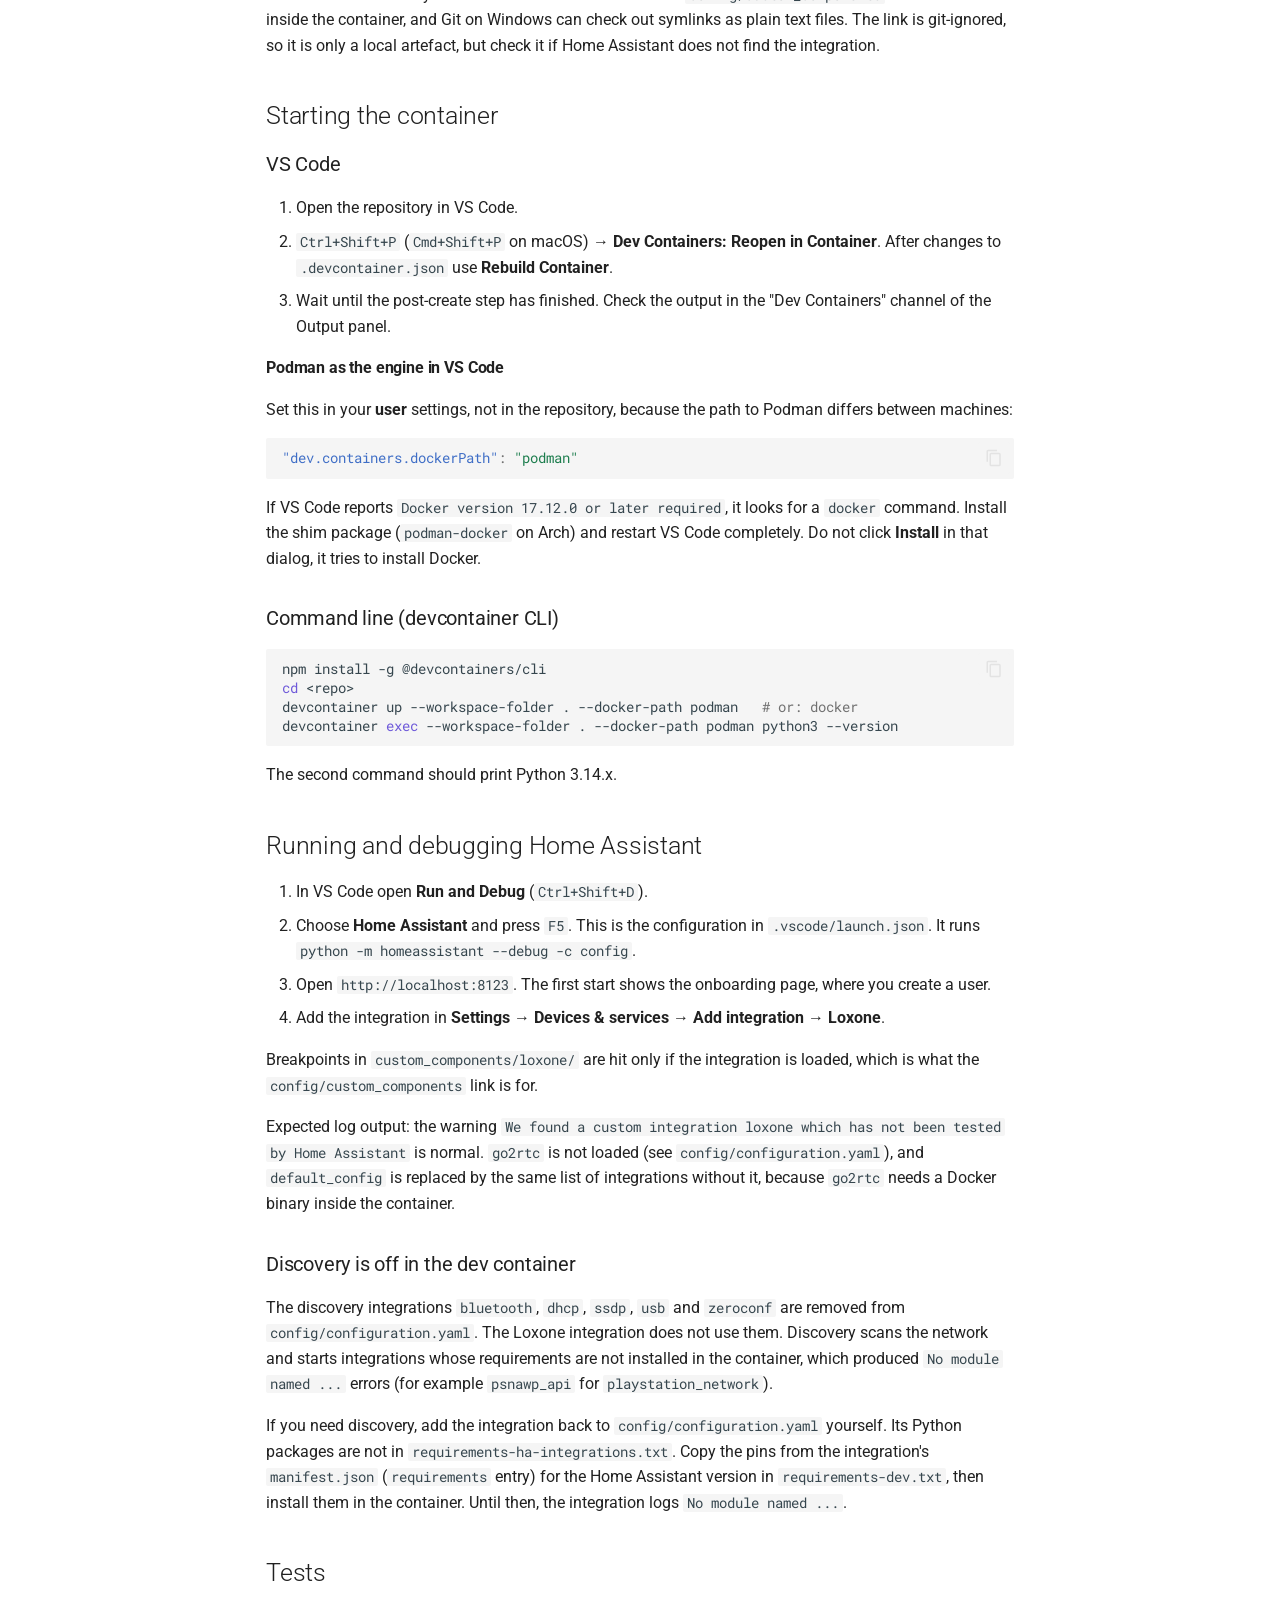
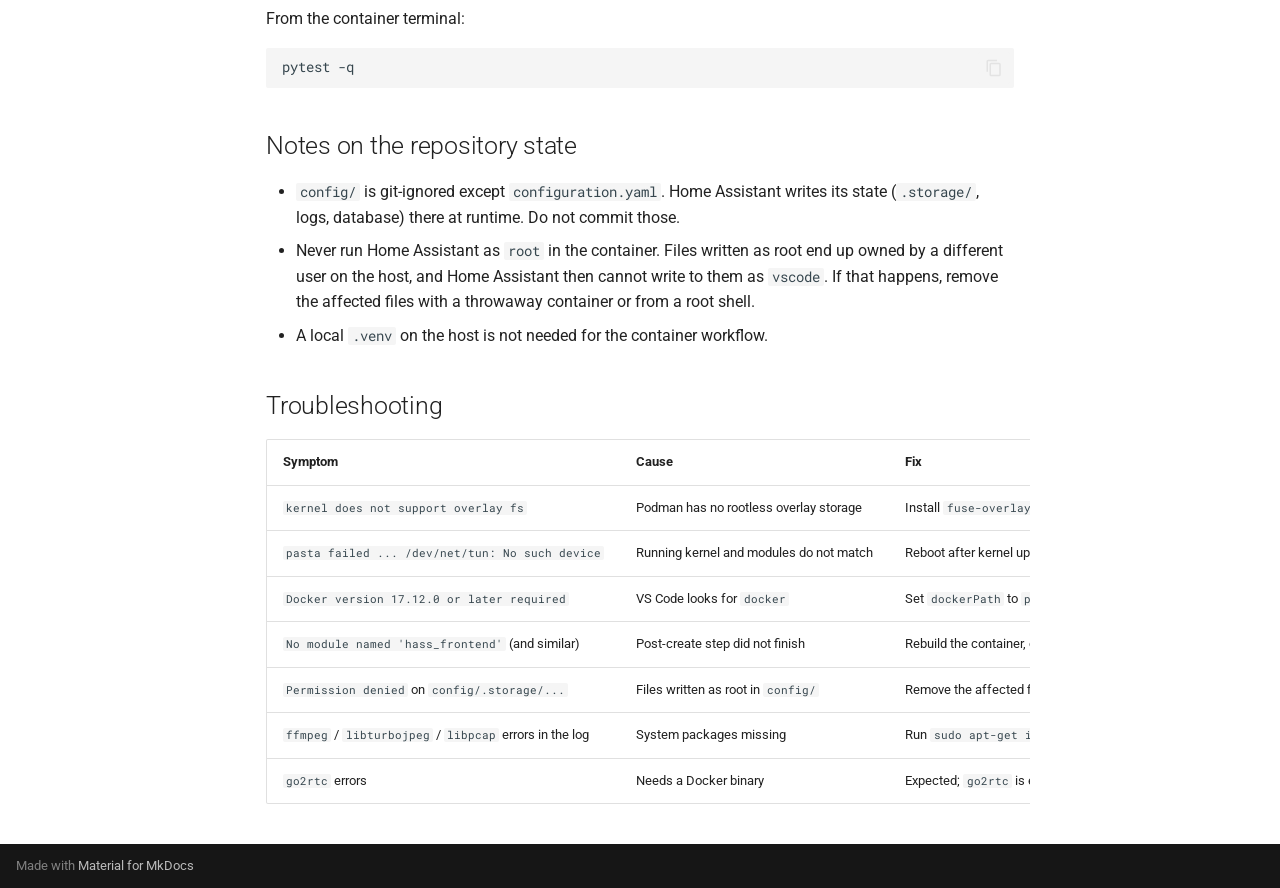
<file: developer/devcontainer/index.html>
<!doctype html>
<html lang="en" class="no-js">
  <head>
    
      <meta charset="utf-8">
      <meta name="viewport" content="width=device-width,initial-scale=1">
      
        <meta name="description" content="Home Assistant integration for the Loxone Miniserver">
      
      
      
        <link rel="canonical" href="https://jodehli.github.io/PyLoxone/developer/devcontainer/">
      
      
        <link rel="prev" href="../">
      
      
        <link rel="next" href="../pyloxone-api/">
      
      
        
      
      
      <link rel="icon" href="../../assets/favicon.svg">
      <meta name="generator" content="mkdocs-1.6.1, mkdocs-material-9.8.2">
    
    
      
        <title>Dev container - PyLoxone</title>
      
    
    
      <link rel="stylesheet" href="../../assets/stylesheets/main.57a0d79d.min.css">
      
        
        <link rel="stylesheet" href="../../assets/stylesheets/palette.fb2fffe2.min.css">
      
      


    
    
      
    
    
      
        
        
        <link rel="preconnect" href="https://fonts.gstatic.com" crossorigin>
        <link rel="stylesheet" href="https://fonts.googleapis.com/css?family=Roboto:300,300i,400,400i,700,700i%7CRoboto+Mono:400,400i,700,700i&display=fallback">
        <style>:root{--md-text-font:"Roboto";--md-code-font:"Roboto Mono"}</style>
      
    
    
      <link rel="stylesheet" href="../../stylesheets/extra.css">
    
    <script>__md_scope=new URL("../..",location),__md_hash=e=>[...e].reduce(((e,_)=>(e<<5)-e+_.charCodeAt(0)),0),__md_get=(e,_=localStorage,t=__md_scope)=>JSON.parse(_.getItem(t.pathname+"."+e)),__md_set=(e,_,t=localStorage,a=__md_scope)=>{try{t.setItem(a.pathname+"."+e,JSON.stringify(_))}catch(e){}}</script>
    
      

    
    
  </head>
  
  
    
    
      
    
    
    
    
    <body dir="ltr" data-md-color-scheme="default" data-md-color-primary="custom" data-md-color-accent="custom">
  
    
    <input class="md-toggle" data-md-toggle="drawer" type="checkbox" id="__drawer" autocomplete="off">
    <input class="md-toggle" data-md-toggle="search" type="checkbox" id="__search" autocomplete="off">
    <label class="md-overlay" for="__drawer"></label>
    <div data-md-component="skip">
      
        
        <a href="#dev-container" class="md-skip">
          Skip to content
        </a>
      
    </div>
    <div data-md-component="announce">
      
    </div>
    
    
      

  

<header class="md-header md-header--shadow" data-md-component="header">
  <nav class="md-header__inner md-grid" aria-label="Header">
    <a href="../.." title="PyLoxone" class="md-header__button md-logo" aria-label="PyLoxone" data-md-component="logo">
      
  
  <svg xmlns="http://www.w3.org/2000/svg" viewBox="0 0 24 24"><g fill="none" stroke="currentColor" stroke-width="1.8" stroke-linecap="round" stroke-linejoin="round"><path d="M3 11.5 12 3.5l9 8"/><path d="M5.5 10v10.5h13V10"/><path d="M15.5 9.2c-3-1.2-6.2 0-5.6 2.6.6 2.6 5.4 1.6 4.8 4.6-.4 2-2.6 2.4-4.6 1.4"/><path d="M16.5 9.2h1.2m0 0 .7-.6m-.7.6.7.6" stroke-width="1.1"/></g><circle cx="15.7" cy="9.3" r="1" fill="currentColor"/></svg>

    </a>
    <label class="md-header__button md-icon" for="__drawer">
      
      <svg xmlns="http://www.w3.org/2000/svg" viewBox="0 0 24 24"><path d="M3 6h18v2H3zm0 5h18v2H3zm0 5h18v2H3z"/></svg>
    </label>
    <div class="md-header__title" data-md-component="header-title">
      <div class="md-header__ellipsis">
        <div class="md-header__topic">
          <span class="md-ellipsis">
            PyLoxone
          </span>
        </div>
        <div class="md-header__topic" data-md-component="header-topic">
          <span class="md-ellipsis">
            
              Dev container
            
          </span>
        </div>
      </div>
    </div>
    
      
        <form class="md-header__option" data-md-component="palette">
  
    
    
    
    <input class="md-option" data-md-color-media="(prefers-color-scheme: light)" data-md-color-scheme="default" data-md-color-primary="custom" data-md-color-accent="custom"  aria-label="Switch to dark mode"  type="radio" name="__palette" id="__palette_0">
    
      <label class="md-header__button md-icon" title="Switch to dark mode" for="__palette_1" hidden>
        <svg xmlns="http://www.w3.org/2000/svg" viewBox="0 0 24 24"><path d="m17.75 4.09-2.53 1.94.91 3.06-2.63-1.81-2.63 1.81.91-3.06-2.53-1.94L12.44 4l1.06-3 1.06 3zm3.5 6.91-1.64 1.25.59 1.98-1.7-1.17-1.7 1.17.59-1.98L15.75 11l2.06-.05L18.5 9l.69 1.95zm-2.28 4.95c.83-.08 1.72 1.1 1.19 1.85-.32.45-.66.87-1.08 1.27C15.17 23 8.84 23 4.94 19.07c-3.91-3.9-3.91-10.24 0-14.14.4-.4.82-.76 1.27-1.08.75-.53 1.93.36 1.85 1.19-.27 2.86.69 5.83 2.89 8.02a9.96 9.96 0 0 0 8.02 2.89m-1.64 2.02a12.08 12.08 0 0 1-7.8-3.47c-2.17-2.19-3.33-5-3.49-7.82-2.81 3.14-2.7 7.96.31 10.98 3.02 3.01 7.84 3.12 10.98.31"/></svg>
      </label>
    
  
    
    
    
    <input class="md-option" data-md-color-media="(prefers-color-scheme: dark)" data-md-color-scheme="slate" data-md-color-primary="custom" data-md-color-accent="custom"  aria-label="Switch to light mode"  type="radio" name="__palette" id="__palette_1">
    
      <label class="md-header__button md-icon" title="Switch to light mode" for="__palette_0" hidden>
        <svg xmlns="http://www.w3.org/2000/svg" viewBox="0 0 24 24"><path d="M12 7a5 5 0 0 1 5 5 5 5 0 0 1-5 5 5 5 0 0 1-5-5 5 5 0 0 1 5-5m0 2a3 3 0 0 0-3 3 3 3 0 0 0 3 3 3 3 0 0 0 3-3 3 3 0 0 0-3-3m0-7 2.39 3.42C13.65 5.15 12.84 5 12 5s-1.65.15-2.39.42zM3.34 7l4.16-.35A7.2 7.2 0 0 0 5.94 8.5c-.44.74-.69 1.5-.83 2.29zm.02 10 1.76-3.77a7.131 7.131 0 0 0 2.38 4.14zM20.65 7l-1.77 3.79a7.02 7.02 0 0 0-2.38-4.15zm-.01 10-4.14.36c.59-.51 1.12-1.14 1.54-1.86.42-.73.69-1.5.83-2.29zM12 22l-2.41-3.44c.74.27 1.55.44 2.41.44.82 0 1.63-.17 2.37-.44z"/></svg>
      </label>
    
  
</form>
      
    
    
      <script>var palette=__md_get("__palette");if(palette&&palette.color){if("(prefers-color-scheme)"===palette.color.media){var media=matchMedia("(prefers-color-scheme: light)"),input=document.querySelector(media.matches?"[data-md-color-media='(prefers-color-scheme: light)']":"[data-md-color-media='(prefers-color-scheme: dark)']");palette.color.media=input.getAttribute("data-md-color-media"),palette.color.scheme=input.getAttribute("data-md-color-scheme"),palette.color.primary=input.getAttribute("data-md-color-primary"),palette.color.accent=input.getAttribute("data-md-color-accent")}for(var[key,value]of Object.entries(palette.color))document.body.setAttribute("data-md-color-"+key,value)}</script>
    
    
    
      
      
        <label class="md-header__button md-icon" for="__search">
          
          <svg xmlns="http://www.w3.org/2000/svg" viewBox="0 0 24 24"><path d="M9.5 3A6.5 6.5 0 0 1 16 9.5c0 1.61-.59 3.09-1.56 4.23l.27.27h.79l5 5-1.5 1.5-5-5v-.79l-.27-.27A6.52 6.52 0 0 1 9.5 16 6.5 6.5 0 0 1 3 9.5 6.5 6.5 0 0 1 9.5 3m0 2C7 5 5 7 5 9.5S7 14 9.5 14 14 12 14 9.5 12 5 9.5 5"/></svg>
        </label>
        <div class="md-search" data-md-component="search" role="dialog">
  <label class="md-search__overlay" for="__search"></label>
  <div class="md-search__inner" role="search">
    <form class="md-search__form" name="search">
      <input type="text" class="md-search__input" name="query" aria-label="Search" placeholder="Search" autocapitalize="off" autocorrect="off" autocomplete="off" spellcheck="false" data-md-component="search-query" required>
      <label class="md-search__icon md-icon" for="__search">
        
        <svg xmlns="http://www.w3.org/2000/svg" viewBox="0 0 24 24"><path d="M9.5 3A6.5 6.5 0 0 1 16 9.5c0 1.61-.59 3.09-1.56 4.23l.27.27h.79l5 5-1.5 1.5-5-5v-.79l-.27-.27A6.52 6.52 0 0 1 9.5 16 6.5 6.5 0 0 1 3 9.5 6.5 6.5 0 0 1 9.5 3m0 2C7 5 5 7 5 9.5S7 14 9.5 14 14 12 14 9.5 12 5 9.5 5"/></svg>
        
        <svg xmlns="http://www.w3.org/2000/svg" viewBox="0 0 24 24"><path d="M20 11v2H8l5.5 5.5-1.42 1.42L4.16 12l7.92-7.92L13.5 5.5 8 11z"/></svg>
      </label>
      <nav class="md-search__options" aria-label="Search">
        
        <button type="reset" class="md-search__icon md-icon" title="Clear" aria-label="Clear" tabindex="-1">
          
          <svg xmlns="http://www.w3.org/2000/svg" viewBox="0 0 24 24"><path d="M19 6.41 17.59 5 12 10.59 6.41 5 5 6.41 10.59 12 5 17.59 6.41 19 12 13.41 17.59 19 19 17.59 13.41 12z"/></svg>
        </button>
      </nav>
      
    </form>
    <div class="md-search__output">
      <div class="md-search__scrollwrap" tabindex="0" data-md-scrollfix>
        <div class="md-search-result" data-md-component="search-result">
          <div class="md-search-result__meta">
            Initializing search
          </div>
          <ol class="md-search-result__list" role="presentation"></ol>
        </div>
      </div>
    </div>
  </div>
</div>
      
    
    
      <div class="md-header__source">
        <a href="https://github.com/JoDehli/PyLoxone" title="Go to repository" class="md-source" data-md-component="source">
  <div class="md-source__icon md-icon">
    
    <svg xmlns="http://www.w3.org/2000/svg" viewBox="0 0 448 512"><!--! Font Awesome Free 7.1.0 by @fontawesome - https://fontawesome.com License - https://fontawesome.com/license/free (Icons: CC BY 4.0, Fonts: SIL OFL 1.1, Code: MIT License) Copyright 2025 Fonticons, Inc.--><path d="M439.6 236.1 244 40.5c-5.4-5.5-12.8-8.5-20.4-8.5s-15 3-20.4 8.4L162.5 81l51.5 51.5c27.1-9.1 52.7 16.8 43.4 43.7l49.7 49.7c34.2-11.8 61.2 31 35.5 56.7-26.5 26.5-70.2-2.9-56-37.3L240.3 199v121.9c25.3 12.5 22.3 41.8 9.1 55-6.4 6.4-15.2 10.1-24.3 10.1s-17.8-3.6-24.3-10.1c-17.6-17.6-11.1-46.9 11.2-56v-123c-20.8-8.5-24.6-30.7-18.6-45L142.6 101 8.5 235.1C3 240.6 0 247.9 0 255.5s3 15 8.5 20.4l195.6 195.7c5.4 5.4 12.7 8.4 20.4 8.4s15-3 20.4-8.4l194.7-194.7c5.4-5.4 8.4-12.8 8.4-20.4s-3-15-8.4-20.4"/></svg>
  </div>
  <div class="md-source__repository">
    JoDehli/PyLoxone
  </div>
</a>
      </div>
    
  </nav>
  
</header>
    
    <div class="md-container" data-md-component="container">
      
      
        
          
        
      
      <main class="md-main" data-md-component="main">
        <div class="md-main__inner md-grid">
          
            
              
              <div class="md-sidebar md-sidebar--primary" data-md-component="sidebar" data-md-type="navigation" >
                <div class="md-sidebar__scrollwrap">
                  <div class="md-sidebar__inner">
                    



<nav class="md-nav md-nav--primary" aria-label="Navigation" data-md-level="0">
  <label class="md-nav__title" for="__drawer">
    <a href="../.." title="PyLoxone" class="md-nav__button md-logo" aria-label="PyLoxone" data-md-component="logo">
      
  
  <svg xmlns="http://www.w3.org/2000/svg" viewBox="0 0 24 24"><g fill="none" stroke="currentColor" stroke-width="1.8" stroke-linecap="round" stroke-linejoin="round"><path d="M3 11.5 12 3.5l9 8"/><path d="M5.5 10v10.5h13V10"/><path d="M15.5 9.2c-3-1.2-6.2 0-5.6 2.6.6 2.6 5.4 1.6 4.8 4.6-.4 2-2.6 2.4-4.6 1.4"/><path d="M16.5 9.2h1.2m0 0 .7-.6m-.7.6.7.6" stroke-width="1.1"/></g><circle cx="15.7" cy="9.3" r="1" fill="currentColor"/></svg>

    </a>
    PyLoxone
  </label>
  
    <div class="md-nav__source">
      <a href="https://github.com/JoDehli/PyLoxone" title="Go to repository" class="md-source" data-md-component="source">
  <div class="md-source__icon md-icon">
    
    <svg xmlns="http://www.w3.org/2000/svg" viewBox="0 0 448 512"><!--! Font Awesome Free 7.1.0 by @fontawesome - https://fontawesome.com License - https://fontawesome.com/license/free (Icons: CC BY 4.0, Fonts: SIL OFL 1.1, Code: MIT License) Copyright 2025 Fonticons, Inc.--><path d="M439.6 236.1 244 40.5c-5.4-5.5-12.8-8.5-20.4-8.5s-15 3-20.4 8.4L162.5 81l51.5 51.5c27.1-9.1 52.7 16.8 43.4 43.7l49.7 49.7c34.2-11.8 61.2 31 35.5 56.7-26.5 26.5-70.2-2.9-56-37.3L240.3 199v121.9c25.3 12.5 22.3 41.8 9.1 55-6.4 6.4-15.2 10.1-24.3 10.1s-17.8-3.6-24.3-10.1c-17.6-17.6-11.1-46.9 11.2-56v-123c-20.8-8.5-24.6-30.7-18.6-45L142.6 101 8.5 235.1C3 240.6 0 247.9 0 255.5s3 15 8.5 20.4l195.6 195.7c5.4 5.4 12.7 8.4 20.4 8.4s15-3 20.4-8.4l194.7-194.7c5.4-5.4 8.4-12.8 8.4-20.4s-3-15-8.4-20.4"/></svg>
  </div>
  <div class="md-source__repository">
    JoDehli/PyLoxone
  </div>
</a>
    </div>
  
  <ul class="md-nav__list" data-md-scrollfix>
    
      
      
  
  
  
  
    <li class="md-nav__item">
      <a href="../.." class="md-nav__link">
        
  
  
  <span class="md-ellipsis">
    
  
    Home
  

    
  </span>
  
  

      </a>
    </li>
  

    
      
      
  
  
  
  
    <li class="md-nav__item">
      <a href="../../supported-devices/" class="md-nav__link">
        
  
  
  <span class="md-ellipsis">
    
  
    Supported devices
  

    
  </span>
  
  

      </a>
    </li>
  

    
      
      
  
  
  
  
    <li class="md-nav__item">
      <a href="../../setup/" class="md-nav__link">
        
  
  
  <span class="md-ellipsis">
    
  
    Setup and configuration
  

    
  </span>
  
  

      </a>
    </li>
  

    
      
      
  
  
  
  
    <li class="md-nav__item">
      <a href="../../sensors/" class="md-nav__link">
        
  
  
  <span class="md-ellipsis">
    
  
    Sensors
  

    
  </span>
  
  

      </a>
    </li>
  

    
      
      
  
  
  
  
    <li class="md-nav__item">
      <a href="../../message-center/" class="md-nav__link">
        
  
  
  <span class="md-ellipsis">
    
  
    Message Center and repairs
  

    
  </span>
  
  

      </a>
    </li>
  

    
      
      
  
  
  
  
    <li class="md-nav__item">
      <a href="../../intercom-gen2/" class="md-nav__link">
        
  
  
  <span class="md-ellipsis">
    
  
    Intercom Gen 2
  

    
  </span>
  
  

      </a>
    </li>
  

    
      
      
  
  
  
  
    <li class="md-nav__item">
      <a href="../../known-limitations/" class="md-nav__link">
        
  
  
  <span class="md-ellipsis">
    
  
    Known limitations
  

    
  </span>
  
  

      </a>
    </li>
  

    
      
      
  
  
  
  
    <li class="md-nav__item">
      <a href="../../blueprints/" class="md-nav__link">
        
  
  
  <span class="md-ellipsis">
    
  
    Blueprints
  

    
  </span>
  
  

      </a>
    </li>
  

    
      
      
  
  
  
  
    <li class="md-nav__item">
      <a href="../../advanced/" class="md-nav__link">
        
  
  
  <span class="md-ellipsis">
    
  
    Advanced usage
  

    
  </span>
  
  

      </a>
    </li>
  

    
      
      
  
  
    
  
  
  
    
    
    
    
      
        
        
      
    
    
    <li class="md-nav__item md-nav__item--active md-nav__item--section md-nav__item--nested">
      
        
        
        <input class="md-nav__toggle md-toggle " type="checkbox" id="__nav_10" checked>
        
          
          <label class="md-nav__link" for="__nav_10" id="__nav_10_label" tabindex="">
            
  
  
  <span class="md-ellipsis">
    
  
    Developer
  

    
  </span>
  
  

            <span class="md-nav__icon md-icon"></span>
          </label>
        
        <nav class="md-nav" data-md-level="1" aria-labelledby="__nav_10_label" aria-expanded="true">
          <label class="md-nav__title" for="__nav_10">
            <span class="md-nav__icon md-icon"></span>
            
  
    Developer
  

          </label>
          <ul class="md-nav__list" data-md-scrollfix>
            
              
                
  
  
  
  
    <li class="md-nav__item">
      <a href="../" class="md-nav__link">
        
  
  
  <span class="md-ellipsis">
    
  
    Overview
  

    
  </span>
  
  

      </a>
    </li>
  

              
            
              
                
  
  
    
  
  
  
    <li class="md-nav__item md-nav__item--active">
      
      <input class="md-nav__toggle md-toggle" type="checkbox" id="__toc">
      
      
        
      
      
        <label class="md-nav__link md-nav__link--active" for="__toc">
          
  
  
  <span class="md-ellipsis">
    
  
    Dev container
  

    
  </span>
  
  

          <span class="md-nav__icon md-icon"></span>
        </label>
      
      <a href="./" class="md-nav__link md-nav__link--active">
        
  
  
  <span class="md-ellipsis">
    
  
    Dev container
  

    
  </span>
  
  

      </a>
      
        

<nav class="md-nav md-nav--secondary" aria-label="Table of contents">
  
  
  
    
  
  
    <label class="md-nav__title" for="__toc">
      <span class="md-nav__icon md-icon"></span>
      Table of contents
    </label>
    <ul class="md-nav__list" data-md-component="toc" data-md-scrollfix>
      
        <li class="md-nav__item">
  <a href="#what-happens-when-the-container-is-created" class="md-nav__link">
    <span class="md-ellipsis">
      
        What happens when the container is created
      
    </span>
  </a>
  
</li>
      
        <li class="md-nav__item">
  <a href="#prerequisites" class="md-nav__link">
    <span class="md-ellipsis">
      
        Prerequisites
      
    </span>
  </a>
  
    <nav class="md-nav" aria-label="Prerequisites">
      <ul class="md-nav__list">
        
          <li class="md-nav__item">
  <a href="#linux" class="md-nav__link">
    <span class="md-ellipsis">
      
        Linux
      
    </span>
  </a>
  
</li>
        
          <li class="md-nav__item">
  <a href="#macos-and-windows-not-tested-by-the-maintainer" class="md-nav__link">
    <span class="md-ellipsis">
      
        macOS and Windows (not tested by the maintainer)
      
    </span>
  </a>
  
</li>
        
      </ul>
    </nav>
  
</li>
      
        <li class="md-nav__item">
  <a href="#starting-the-container" class="md-nav__link">
    <span class="md-ellipsis">
      
        Starting the container
      
    </span>
  </a>
  
    <nav class="md-nav" aria-label="Starting the container">
      <ul class="md-nav__list">
        
          <li class="md-nav__item">
  <a href="#vs-code" class="md-nav__link">
    <span class="md-ellipsis">
      
        VS Code
      
    </span>
  </a>
  
    <nav class="md-nav" aria-label="VS Code">
      <ul class="md-nav__list">
        
          <li class="md-nav__item">
  <a href="#podman-as-the-engine-in-vs-code" class="md-nav__link">
    <span class="md-ellipsis">
      
        Podman as the engine in VS Code
      
    </span>
  </a>
  
</li>
        
      </ul>
    </nav>
  
</li>
        
          <li class="md-nav__item">
  <a href="#command-line-devcontainer-cli" class="md-nav__link">
    <span class="md-ellipsis">
      
        Command line (devcontainer CLI)
      
    </span>
  </a>
  
</li>
        
      </ul>
    </nav>
  
</li>
      
        <li class="md-nav__item">
  <a href="#running-and-debugging-home-assistant" class="md-nav__link">
    <span class="md-ellipsis">
      
        Running and debugging Home Assistant
      
    </span>
  </a>
  
    <nav class="md-nav" aria-label="Running and debugging Home Assistant">
      <ul class="md-nav__list">
        
          <li class="md-nav__item">
  <a href="#discovery-is-off-in-the-dev-container" class="md-nav__link">
    <span class="md-ellipsis">
      
        Discovery is off in the dev container
      
    </span>
  </a>
  
</li>
        
      </ul>
    </nav>
  
</li>
      
        <li class="md-nav__item">
  <a href="#tests" class="md-nav__link">
    <span class="md-ellipsis">
      
        Tests
      
    </span>
  </a>
  
</li>
      
        <li class="md-nav__item">
  <a href="#notes-on-the-repository-state" class="md-nav__link">
    <span class="md-ellipsis">
      
        Notes on the repository state
      
    </span>
  </a>
  
</li>
      
        <li class="md-nav__item">
  <a href="#troubleshooting" class="md-nav__link">
    <span class="md-ellipsis">
      
        Troubleshooting
      
    </span>
  </a>
  
</li>
      
    </ul>
  
</nav>
      
    </li>
  

              
            
              
                
  
  
  
  
    <li class="md-nav__item">
      <a href="../pyloxone-api/" class="md-nav__link">
        
  
  
  <span class="md-ellipsis">
    
  
    pyloxone-api
  

    
  </span>
  
  

      </a>
    </li>
  

              
            
              
                
  
  
  
  
    <li class="md-nav__item">
      <a href="../connection-flow/" class="md-nav__link">
        
  
  
  <span class="md-ellipsis">
    
  
    Connection flow
  

    
  </span>
  
  

      </a>
    </li>
  

              
            
              
                
  
  
  
  
    <li class="md-nav__item">
      <a href="../implemented-control-types/" class="md-nav__link">
        
  
  
  <span class="md-ellipsis">
    
  
    Implemented control types
  

    
  </span>
  
  

      </a>
    </li>
  

              
            
          </ul>
        </nav>
      
    </li>
  

    
  </ul>
</nav>
                  </div>
                </div>
              </div>
            
            
              
              <div class="md-sidebar md-sidebar--secondary" data-md-component="sidebar" data-md-type="toc" >
                <div class="md-sidebar__scrollwrap">
                  <div class="md-sidebar__inner">
                    

<nav class="md-nav md-nav--secondary" aria-label="Table of contents">
  
  
  
    
  
  
    <label class="md-nav__title" for="__toc">
      <span class="md-nav__icon md-icon"></span>
      Table of contents
    </label>
    <ul class="md-nav__list" data-md-component="toc" data-md-scrollfix>
      
        <li class="md-nav__item">
  <a href="#what-happens-when-the-container-is-created" class="md-nav__link">
    <span class="md-ellipsis">
      
        What happens when the container is created
      
    </span>
  </a>
  
</li>
      
        <li class="md-nav__item">
  <a href="#prerequisites" class="md-nav__link">
    <span class="md-ellipsis">
      
        Prerequisites
      
    </span>
  </a>
  
    <nav class="md-nav" aria-label="Prerequisites">
      <ul class="md-nav__list">
        
          <li class="md-nav__item">
  <a href="#linux" class="md-nav__link">
    <span class="md-ellipsis">
      
        Linux
      
    </span>
  </a>
  
</li>
        
          <li class="md-nav__item">
  <a href="#macos-and-windows-not-tested-by-the-maintainer" class="md-nav__link">
    <span class="md-ellipsis">
      
        macOS and Windows (not tested by the maintainer)
      
    </span>
  </a>
  
</li>
        
      </ul>
    </nav>
  
</li>
      
        <li class="md-nav__item">
  <a href="#starting-the-container" class="md-nav__link">
    <span class="md-ellipsis">
      
        Starting the container
      
    </span>
  </a>
  
    <nav class="md-nav" aria-label="Starting the container">
      <ul class="md-nav__list">
        
          <li class="md-nav__item">
  <a href="#vs-code" class="md-nav__link">
    <span class="md-ellipsis">
      
        VS Code
      
    </span>
  </a>
  
    <nav class="md-nav" aria-label="VS Code">
      <ul class="md-nav__list">
        
          <li class="md-nav__item">
  <a href="#podman-as-the-engine-in-vs-code" class="md-nav__link">
    <span class="md-ellipsis">
      
        Podman as the engine in VS Code
      
    </span>
  </a>
  
</li>
        
      </ul>
    </nav>
  
</li>
        
          <li class="md-nav__item">
  <a href="#command-line-devcontainer-cli" class="md-nav__link">
    <span class="md-ellipsis">
      
        Command line (devcontainer CLI)
      
    </span>
  </a>
  
</li>
        
      </ul>
    </nav>
  
</li>
      
        <li class="md-nav__item">
  <a href="#running-and-debugging-home-assistant" class="md-nav__link">
    <span class="md-ellipsis">
      
        Running and debugging Home Assistant
      
    </span>
  </a>
  
    <nav class="md-nav" aria-label="Running and debugging Home Assistant">
      <ul class="md-nav__list">
        
          <li class="md-nav__item">
  <a href="#discovery-is-off-in-the-dev-container" class="md-nav__link">
    <span class="md-ellipsis">
      
        Discovery is off in the dev container
      
    </span>
  </a>
  
</li>
        
      </ul>
    </nav>
  
</li>
      
        <li class="md-nav__item">
  <a href="#tests" class="md-nav__link">
    <span class="md-ellipsis">
      
        Tests
      
    </span>
  </a>
  
</li>
      
        <li class="md-nav__item">
  <a href="#notes-on-the-repository-state" class="md-nav__link">
    <span class="md-ellipsis">
      
        Notes on the repository state
      
    </span>
  </a>
  
</li>
      
        <li class="md-nav__item">
  <a href="#troubleshooting" class="md-nav__link">
    <span class="md-ellipsis">
      
        Troubleshooting
      
    </span>
  </a>
  
</li>
      
    </ul>
  
</nav>
                  </div>
                </div>
              </div>
            
          
          
            <div class="md-content" data-md-component="content">
              
              <article class="md-content__inner md-typeset">
                
                  


  
  


<h1 id="dev-container">Dev container<a class="headerlink" href="#dev-container" title="Permanent link">&para;</a></h1>
<p>The dev container (<code>.devcontainer.json</code>) is the supported way to develop and
debug this integration. It contains Python 3.14, the project's dependencies and
Home Assistant, which runs on port 8123 and loads the Loxone integration from
this repository.</p>
<h2 id="what-happens-when-the-container-is-created">What happens when the container is created<a class="headerlink" href="#what-happens-when-the-container-is-created" title="Permanent link">&para;</a></h2>
<ul>
<li>The image is <code>mcr.microsoft.com/devcontainers/python:3.14</code>. It matches
  <code>.python-version</code> and <code>requires-python &gt;=3.14.2</code>.</li>
<li><code>postCreateCommand</code> runs <code>scripts/setup</code>, which:</li>
<li>installs the system packages <code>ffmpeg</code>, <code>libturbojpeg0</code> and <code>libpcap-dev</code>
     with <code>sudo apt-get</code> (Home Assistant needs them for its ffmpeg and camera
     integrations). They are not a devcontainer feature, because the feature
     failed to build under Podman,</li>
<li>installs <code>requirements.txt</code> and <code>requirements-dev.txt</code>,</li>
<li>installs <code>requirements-ha-integrations.txt</code>, the pinned packages of the
     Home Assistant integrations that <code>default_config</code> loads,</li>
<li>links <code>config/custom_components</code> to <code>custom_components/</code> (skipped if it
     already exists), because Home Assistant only loads custom integrations
     from there,</li>
<li>runs <code>hass --script ensure_config</code>.</li>
<li>Format on save and on paste are <strong>off</strong>. Formatting would rewrite lines in
  open PRs. See the TODO in <code>.pre-commit-config.yaml</code>.</li>
</ul>
<h2 id="prerequisites">Prerequisites<a class="headerlink" href="#prerequisites" title="Permanent link">&para;</a></h2>
<p>You need a container engine. Docker is not required on Linux.</p>
<h3 id="linux">Linux<a class="headerlink" href="#linux" title="Permanent link">&para;</a></h3>
<ul>
<li><strong>Docker</strong> or <strong>Podman</strong>. Podman works with the <code>devcontainer</code> CLI and with
  VS Code, see below.</li>
<li>For Podman with rootless storage on ext4, install <code>fuse-overlayfs</code>:</li>
</ul>
<div class="highlight"><pre><span></span><code><a id="__codelineno-0-1" name="__codelineno-0-1" href="#__codelineno-0-1"></a>sudo<span class="w"> </span>pacman<span class="w"> </span>-S<span class="w"> </span>fuse-overlayfs<span class="w">        </span><span class="c1"># Arch; use your distro's package manager</span>
<a id="__codelineno-0-2" name="__codelineno-0-2" href="#__codelineno-0-2"></a>mkdir<span class="w"> </span>-p<span class="w"> </span>~/.config/containers
<a id="__codelineno-0-3" name="__codelineno-0-3" href="#__codelineno-0-3"></a>cat<span class="w"> </span>&gt;<span class="w"> </span>~/.config/containers/storage.conf<span class="w"> </span><span class="s">&lt;&lt;'EOF'</span>
<a id="__codelineno-0-4" name="__codelineno-0-4" href="#__codelineno-0-4"></a><span class="s">[storage]</span>
<a id="__codelineno-0-5" name="__codelineno-0-5" href="#__codelineno-0-5"></a><span class="s">driver = "overlay"</span>
<a id="__codelineno-0-6" name="__codelineno-0-6" href="#__codelineno-0-6"></a>
<a id="__codelineno-0-7" name="__codelineno-0-7" href="#__codelineno-0-7"></a><span class="s">[storage.options.overlay]</span>
<a id="__codelineno-0-8" name="__codelineno-0-8" href="#__codelineno-0-8"></a><span class="s">mount_program = "/usr/bin/fuse-overlayfs"</span>
<a id="__codelineno-0-9" name="__codelineno-0-9" href="#__codelineno-0-9"></a><span class="s">EOF</span>
<a id="__codelineno-0-10" name="__codelineno-0-10" href="#__codelineno-0-10"></a>podman<span class="w"> </span>info<span class="w"> </span>--format<span class="w"> </span><span class="s1">'{{.Store.GraphDriverName}}'</span><span class="w">   </span><span class="c1"># should print: overlay</span>
</code></pre></div>
<p>Without it you get <code>kernel does not support overlay fs</code>.</p>
<ul>
<li>For Podman the TUN module must be available for the running kernel. If the
  build fails with <code>pasta failed ... /dev/net/tun: No such device</code>, the running
  kernel and its modules do not match. This happens after a kernel update
  without a reboot. Reboot, then check with <code>uname -r</code> and
  <code>sudo modprobe tun</code>.</li>
</ul>
<h3 id="macos-and-windows-not-tested-by-the-maintainer">macOS and Windows (not tested by the maintainer)<a class="headerlink" href="#macos-and-windows-not-tested-by-the-maintainer" title="Permanent link">&para;</a></h3>
<ul>
<li><strong>Docker Desktop</strong> (on Windows with the WSL 2 backend), or <strong>Podman Desktop</strong>.</li>
<li>Docker Desktop must be running before you reopen the project in the
  container.</li>
</ul>
<p>The steps below are written for Linux. The VS Code steps should be the same on
macOS and Windows, but that is not verified yet. One known risk on Windows: the
<code>config/custom_components</code> link is created inside the container, and Git on
Windows can check out symlinks as plain text files. The link is git-ignored, so
it is only a local artefact, but check it if Home Assistant does not find the
integration.</p>
<h2 id="starting-the-container">Starting the container<a class="headerlink" href="#starting-the-container" title="Permanent link">&para;</a></h2>
<h3 id="vs-code">VS Code<a class="headerlink" href="#vs-code" title="Permanent link">&para;</a></h3>
<ol>
<li>Open the repository in VS Code.</li>
<li><code>Ctrl+Shift+P</code> (<code>Cmd+Shift+P</code> on macOS) → <strong>Dev Containers: Reopen in
   Container</strong>. After changes to <code>.devcontainer.json</code> use <strong>Rebuild Container</strong>.</li>
<li>Wait until the post-create step has finished. Check the output in the
   "Dev Containers" channel of the Output panel.</li>
</ol>
<h4 id="podman-as-the-engine-in-vs-code">Podman as the engine in VS Code<a class="headerlink" href="#podman-as-the-engine-in-vs-code" title="Permanent link">&para;</a></h4>
<p>Set this in your <strong>user</strong> settings, not in the repository, because the path
to Podman differs between machines:</p>
<div class="highlight"><pre><span></span><code><a id="__codelineno-1-1" name="__codelineno-1-1" href="#__codelineno-1-1"></a><span class="nt">"dev.containers.dockerPath"</span><span class="p">:</span><span class="w"> </span><span class="s2">"podman"</span>
</code></pre></div>
<p>If VS Code reports <code>Docker version 17.12.0 or later required</code>, it looks for a
<code>docker</code> command. Install the shim package (<code>podman-docker</code> on Arch) and
restart VS Code completely. Do not click <strong>Install</strong> in that dialog, it tries
to install Docker.</p>
<h3 id="command-line-devcontainer-cli">Command line (devcontainer CLI)<a class="headerlink" href="#command-line-devcontainer-cli" title="Permanent link">&para;</a></h3>
<div class="highlight"><pre><span></span><code><a id="__codelineno-2-1" name="__codelineno-2-1" href="#__codelineno-2-1"></a>npm<span class="w"> </span>install<span class="w"> </span>-g<span class="w"> </span>@devcontainers/cli
<a id="__codelineno-2-2" name="__codelineno-2-2" href="#__codelineno-2-2"></a><span class="nb">cd</span><span class="w"> </span>&lt;repo&gt;
<a id="__codelineno-2-3" name="__codelineno-2-3" href="#__codelineno-2-3"></a>devcontainer<span class="w"> </span>up<span class="w"> </span>--workspace-folder<span class="w"> </span>.<span class="w"> </span>--docker-path<span class="w"> </span>podman<span class="w">   </span><span class="c1"># or: docker</span>
<a id="__codelineno-2-4" name="__codelineno-2-4" href="#__codelineno-2-4"></a>devcontainer<span class="w"> </span><span class="nb">exec</span><span class="w"> </span>--workspace-folder<span class="w"> </span>.<span class="w"> </span>--docker-path<span class="w"> </span>podman<span class="w"> </span>python3<span class="w"> </span>--version
</code></pre></div>
<p>The second command should print Python 3.14.x.</p>
<h2 id="running-and-debugging-home-assistant">Running and debugging Home Assistant<a class="headerlink" href="#running-and-debugging-home-assistant" title="Permanent link">&para;</a></h2>
<ol>
<li>In VS Code open <strong>Run and Debug</strong> (<code>Ctrl+Shift+D</code>).</li>
<li>Choose <strong>Home Assistant</strong> and press <code>F5</code>. This is the configuration in
   <code>.vscode/launch.json</code>. It runs <code>python -m homeassistant --debug -c config</code>.</li>
<li>Open <code>http://localhost:8123</code>. The first start shows the onboarding page, where
   you create a user.</li>
<li>Add the integration in <strong>Settings → Devices &amp; services → Add integration →
   Loxone</strong>.</li>
</ol>
<p>Breakpoints in <code>custom_components/loxone/</code> are hit only if the integration is
loaded, which is what the <code>config/custom_components</code> link is for.</p>
<p>Expected log output: the warning <code>We found a custom integration loxone which
has not been tested by Home Assistant</code> is normal. <code>go2rtc</code> is not loaded (see
<code>config/configuration.yaml</code>), and <code>default_config</code> is replaced by the same list
of integrations without it, because <code>go2rtc</code> needs a Docker binary inside the
container.</p>
<h3 id="discovery-is-off-in-the-dev-container">Discovery is off in the dev container<a class="headerlink" href="#discovery-is-off-in-the-dev-container" title="Permanent link">&para;</a></h3>
<p>The discovery integrations <code>bluetooth</code>, <code>dhcp</code>, <code>ssdp</code>, <code>usb</code> and <code>zeroconf</code> are
removed from <code>config/configuration.yaml</code>. The Loxone integration does not use
them. Discovery scans the network and starts integrations whose requirements are
not installed in the container, which produced <code>No module named ...</code> errors (for
example <code>psnawp_api</code> for <code>playstation_network</code>).</p>
<p>If you need discovery, add the integration back to <code>config/configuration.yaml</code>
yourself. Its Python packages are not in <code>requirements-ha-integrations.txt</code>. Copy
the pins from the integration's <code>manifest.json</code> (<code>requirements</code> entry) for the
Home Assistant version in <code>requirements-dev.txt</code>, then install them in the
container. Until then, the integration logs <code>No module named ...</code>.</p>
<h2 id="tests">Tests<a class="headerlink" href="#tests" title="Permanent link">&para;</a></h2>
<p>From the container terminal:</p>
<div class="highlight"><pre><span></span><code><a id="__codelineno-3-1" name="__codelineno-3-1" href="#__codelineno-3-1"></a>pytest<span class="w"> </span>-q
</code></pre></div>
<h2 id="notes-on-the-repository-state">Notes on the repository state<a class="headerlink" href="#notes-on-the-repository-state" title="Permanent link">&para;</a></h2>
<ul>
<li><code>config/</code> is git-ignored except <code>configuration.yaml</code>. Home Assistant writes
  its state (<code>.storage/</code>, logs, database) there at runtime. Do not commit those.</li>
<li>Never run Home Assistant as <code>root</code> in the container. Files written as root
  end up owned by a different user on the host, and Home Assistant then cannot
  write to them as <code>vscode</code>. If that happens, remove the affected files with a
  throwaway container or from a root shell.</li>
<li>A local <code>.venv</code> on the host is not needed for the container workflow.</li>
</ul>
<h2 id="troubleshooting">Troubleshooting<a class="headerlink" href="#troubleshooting" title="Permanent link">&para;</a></h2>
<table>
<thead>
<tr>
<th>Symptom</th>
<th>Cause</th>
<th>Fix</th>
</tr>
</thead>
<tbody>
<tr>
<td><code>kernel does not support overlay fs</code></td>
<td>Podman has no rootless overlay storage</td>
<td>Install <code>fuse-overlayfs</code>, see above</td>
</tr>
<tr>
<td><code>pasta failed ... /dev/net/tun: No such device</code></td>
<td>Running kernel and modules do not match</td>
<td>Reboot after kernel updates</td>
</tr>
<tr>
<td><code>Docker version 17.12.0 or later required</code></td>
<td>VS Code looks for <code>docker</code></td>
<td>Set <code>dockerPath</code> to <code>podman</code>, install <code>podman-docker</code></td>
</tr>
<tr>
<td><code>No module named 'hass_frontend'</code> (and similar)</td>
<td>Post-create step did not finish</td>
<td>Rebuild the container, or run <code>bash scripts/setup</code> in the container terminal</td>
</tr>
<tr>
<td><code>Permission denied</code> on <code>config/.storage/...</code></td>
<td>Files written as root in <code>config/</code></td>
<td>Remove the affected files, see above</td>
</tr>
<tr>
<td><code>ffmpeg</code> / <code>libturbojpeg</code> / <code>libpcap</code> errors in the log</td>
<td>System packages missing</td>
<td>Run <code>sudo apt-get install -y ffmpeg libturbojpeg0 libpcap-dev</code> in the container terminal, or run <code>bash scripts/setup</code> again</td>
</tr>
<tr>
<td><code>go2rtc</code> errors</td>
<td>Needs a Docker binary</td>
<td>Expected; <code>go2rtc</code> is excluded from <code>config/configuration.yaml</code></td>
</tr>
</tbody>
</table>












                
              </article>
            </div>
          
          
  <script>var tabs=__md_get("__tabs");if(Array.isArray(tabs))e:for(var set of document.querySelectorAll(".tabbed-set")){var labels=set.querySelector(".tabbed-labels");for(var tab of tabs)for(var label of labels.getElementsByTagName("label"))if(label.innerText.trim()===tab){var input=document.getElementById(label.htmlFor);input.checked=!0;continue e}}</script>

<script>var target=document.getElementById(location.hash.slice(1));target&&target.name&&(target.checked=target.name.startsWith("__tabbed_"))</script>
        </div>
        
      </main>
      
        <footer class="md-footer">
  
  <div class="md-footer-meta md-typeset">
    <div class="md-footer-meta__inner md-grid">
      <div class="md-copyright">
  
  
    Made with
    <a href="https://squidfunk.github.io/mkdocs-material/" target="_blank" rel="noopener">
      Material for MkDocs
    </a>
  
</div>
      
    </div>
  </div>
</footer>
      
    </div>
    <div class="md-dialog" data-md-component="dialog">
      <div class="md-dialog__inner md-typeset"></div>
    </div>
    
    
    
      
      
      <script id="__config" type="application/json">{"annotate": null, "base": "../..", "features": ["content.tabs.link", "navigation.sections", "content.code.copy"], "search": "../../assets/javascripts/workers/search.a7633da7.min.js", "tags": null, "translations": {"clipboard.copied": "Copied to clipboard", "clipboard.copy": "Copy to clipboard", "search.result.more.one": "1 more on this page", "search.result.more.other": "# more on this page", "search.result.none": "No matching documents", "search.result.one": "1 matching document", "search.result.other": "# matching documents", "search.result.placeholder": "Type to start searching", "search.result.term.missing": "Missing", "select.version": "Select version"}, "version": null}</script>
    
    
      <script src="../../assets/javascripts/bundle.a5f9d56c.min.js"></script>
      
    
  </body>
</html>
</file>
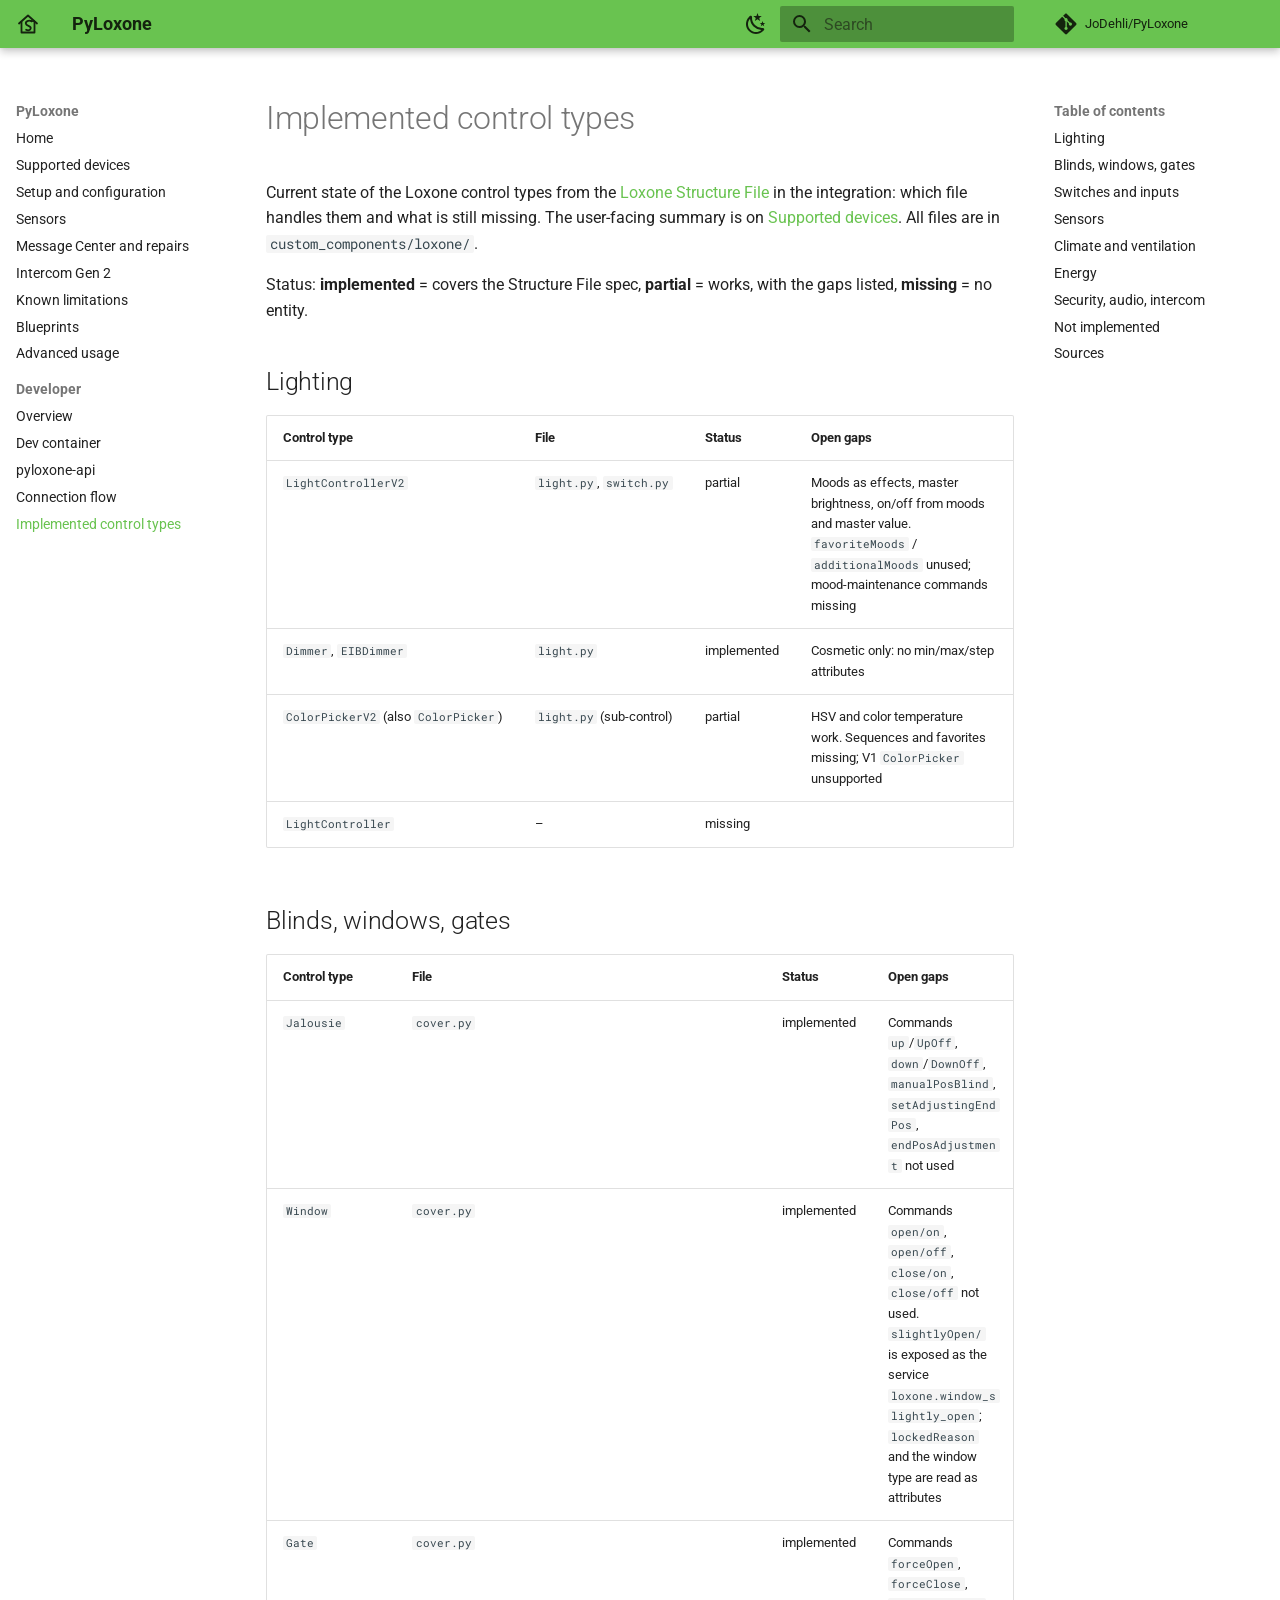
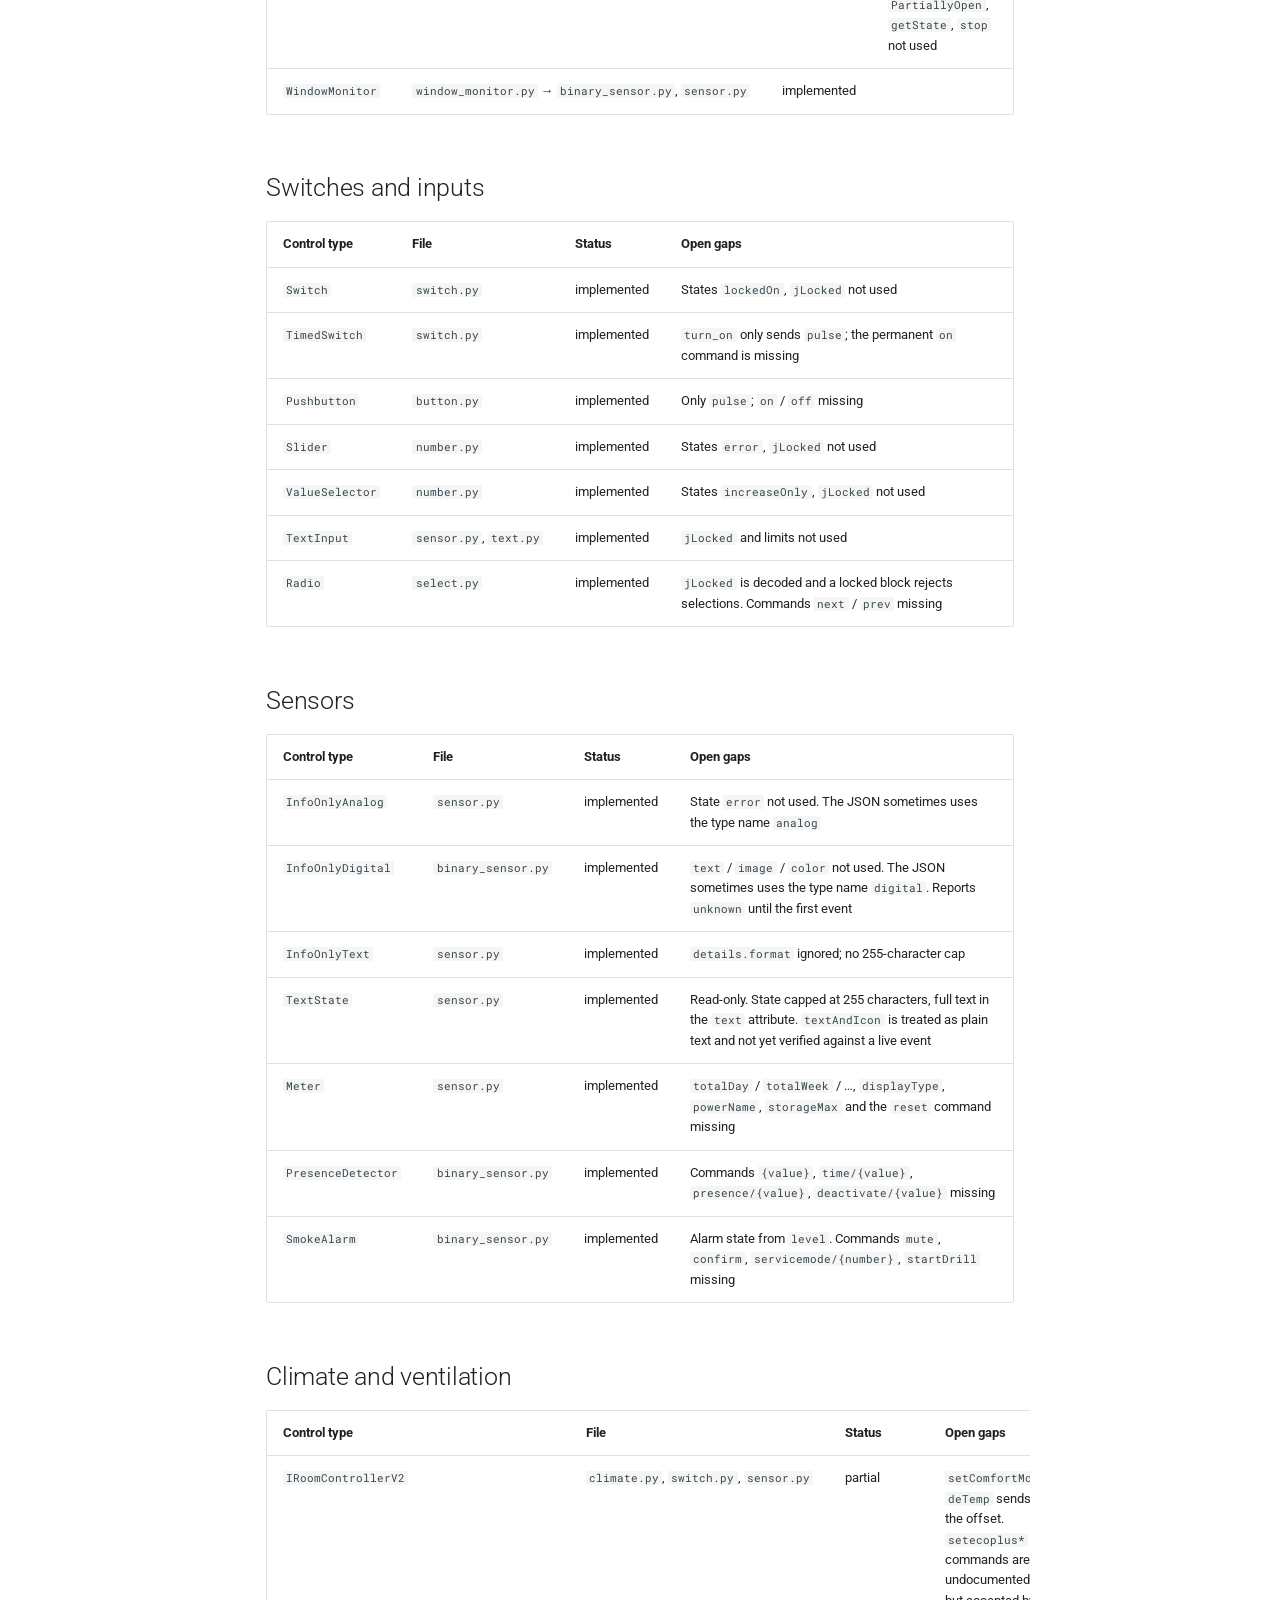
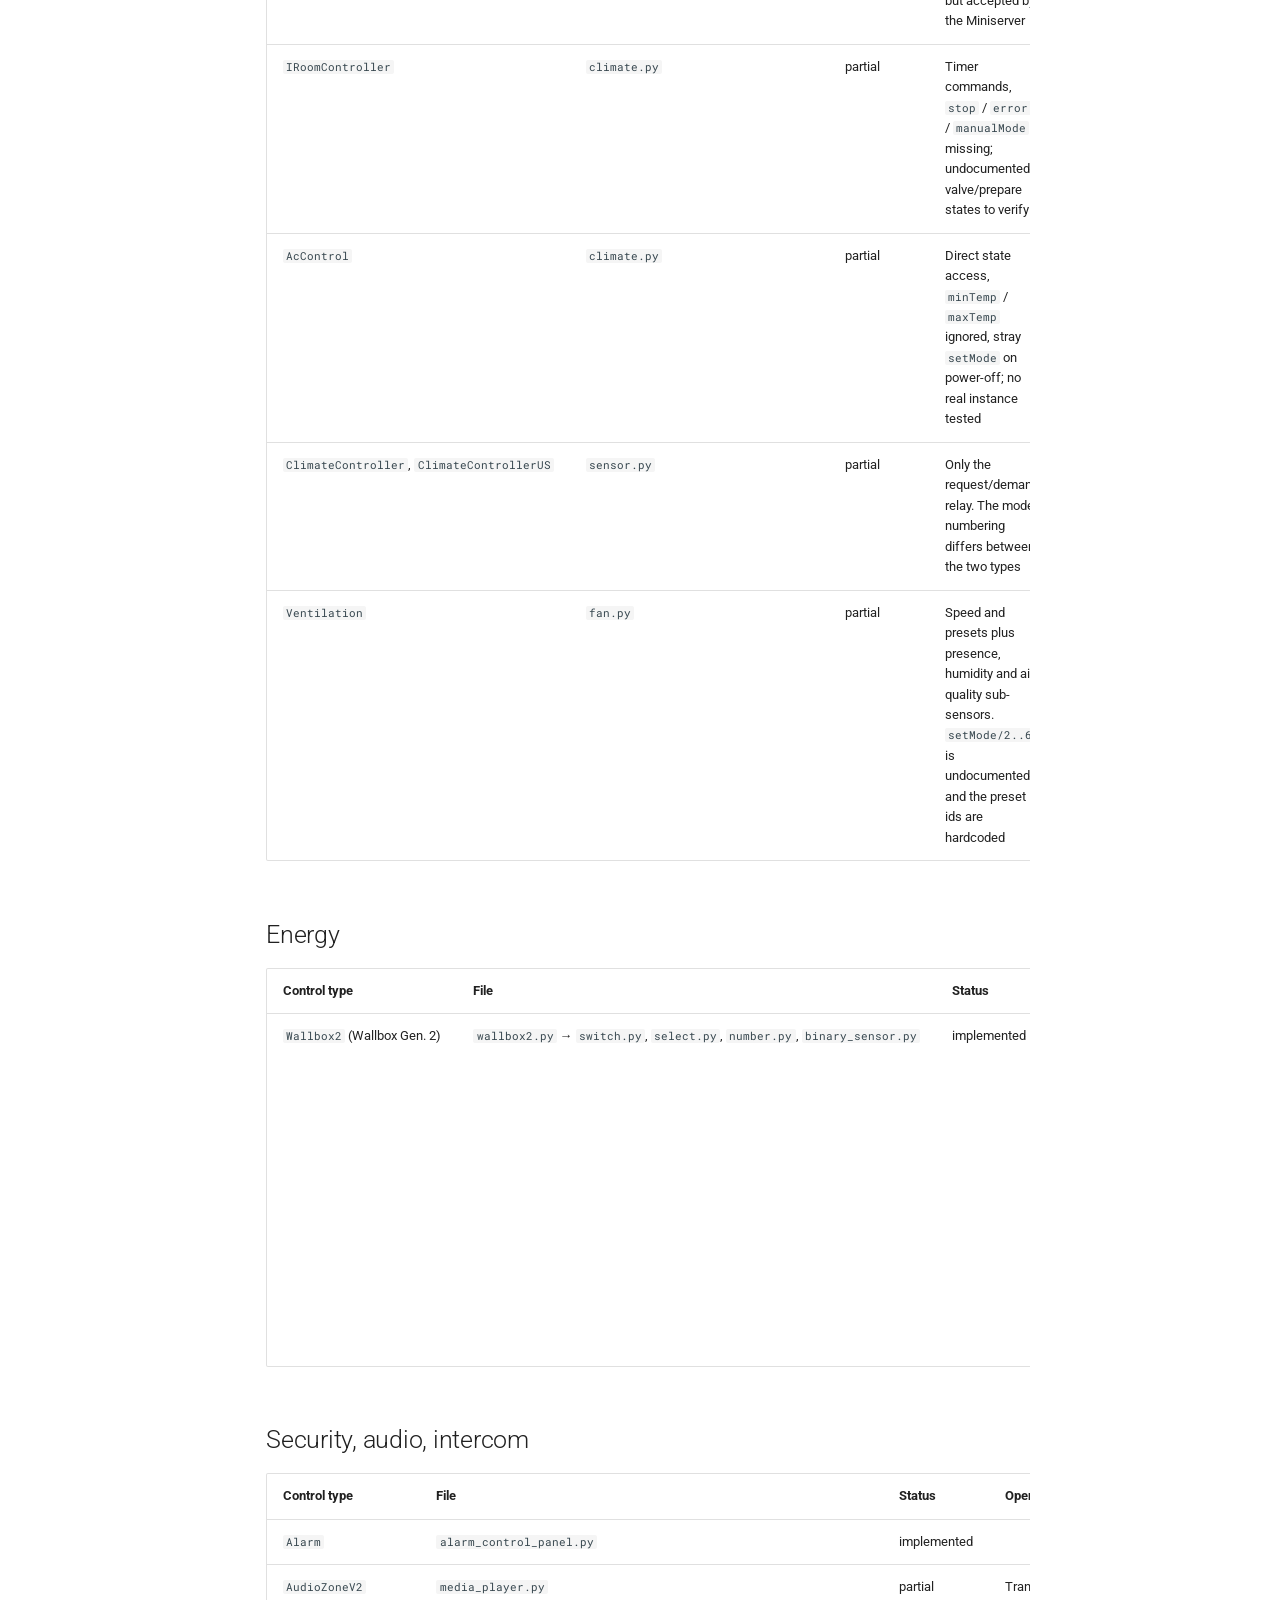
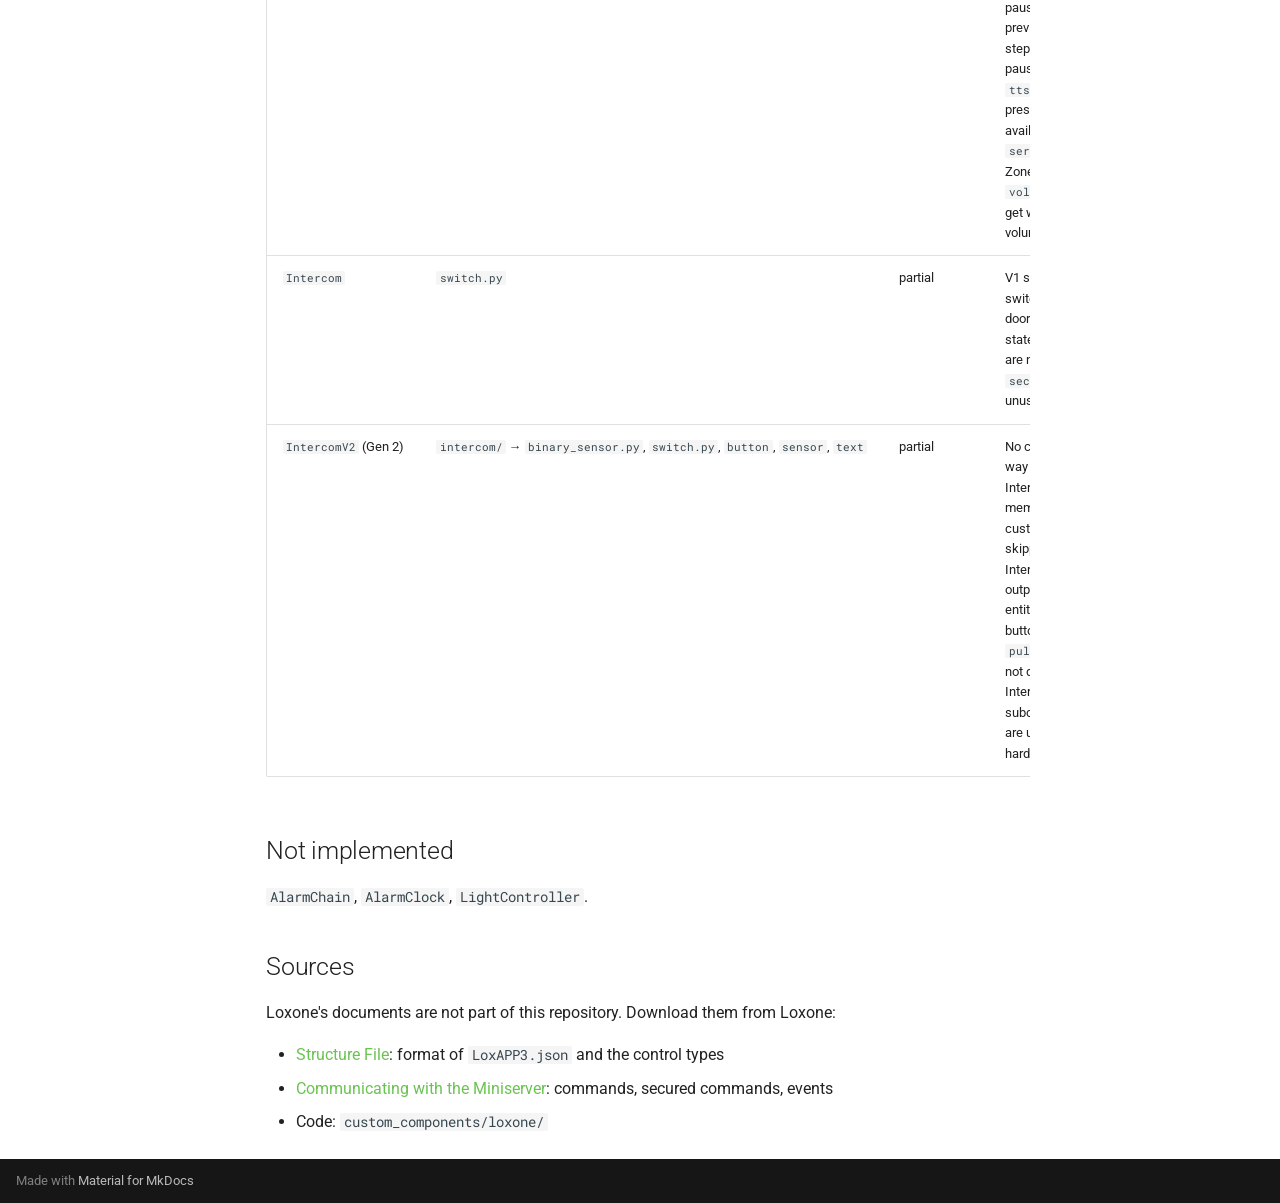
<file: developer/implemented-control-types/index.html>
<!doctype html>
<html lang="en" class="no-js">
  <head>
    
      <meta charset="utf-8">
      <meta name="viewport" content="width=device-width,initial-scale=1">
      
        <meta name="description" content="Home Assistant integration for the Loxone Miniserver">
      
      
      
        <link rel="canonical" href="https://jodehli.github.io/PyLoxone/developer/implemented-control-types/">
      
      
        <link rel="prev" href="../connection-flow/">
      
      
      
        
      
      
      <link rel="icon" href="../../assets/favicon.svg">
      <meta name="generator" content="mkdocs-1.6.1, mkdocs-material-9.8.2">
    
    
      
        <title>Implemented control types - PyLoxone</title>
      
    
    
      <link rel="stylesheet" href="../../assets/stylesheets/main.57a0d79d.min.css">
      
        
        <link rel="stylesheet" href="../../assets/stylesheets/palette.fb2fffe2.min.css">
      
      


    
    
      
    
    
      
        
        
        <link rel="preconnect" href="https://fonts.gstatic.com" crossorigin>
        <link rel="stylesheet" href="https://fonts.googleapis.com/css?family=Roboto:300,300i,400,400i,700,700i%7CRoboto+Mono:400,400i,700,700i&display=fallback">
        <style>:root{--md-text-font:"Roboto";--md-code-font:"Roboto Mono"}</style>
      
    
    
      <link rel="stylesheet" href="../../stylesheets/extra.css">
    
    <script>__md_scope=new URL("../..",location),__md_hash=e=>[...e].reduce(((e,_)=>(e<<5)-e+_.charCodeAt(0)),0),__md_get=(e,_=localStorage,t=__md_scope)=>JSON.parse(_.getItem(t.pathname+"."+e)),__md_set=(e,_,t=localStorage,a=__md_scope)=>{try{t.setItem(a.pathname+"."+e,JSON.stringify(_))}catch(e){}}</script>
    
      

    
    
  </head>
  
  
    
    
      
    
    
    
    
    <body dir="ltr" data-md-color-scheme="default" data-md-color-primary="custom" data-md-color-accent="custom">
  
    
    <input class="md-toggle" data-md-toggle="drawer" type="checkbox" id="__drawer" autocomplete="off">
    <input class="md-toggle" data-md-toggle="search" type="checkbox" id="__search" autocomplete="off">
    <label class="md-overlay" for="__drawer"></label>
    <div data-md-component="skip">
      
        
        <a href="#implemented-control-types" class="md-skip">
          Skip to content
        </a>
      
    </div>
    <div data-md-component="announce">
      
    </div>
    
    
      

  

<header class="md-header md-header--shadow" data-md-component="header">
  <nav class="md-header__inner md-grid" aria-label="Header">
    <a href="../.." title="PyLoxone" class="md-header__button md-logo" aria-label="PyLoxone" data-md-component="logo">
      
  
  <svg xmlns="http://www.w3.org/2000/svg" viewBox="0 0 24 24"><g fill="none" stroke="currentColor" stroke-width="1.8" stroke-linecap="round" stroke-linejoin="round"><path d="M3 11.5 12 3.5l9 8"/><path d="M5.5 10v10.5h13V10"/><path d="M15.5 9.2c-3-1.2-6.2 0-5.6 2.6.6 2.6 5.4 1.6 4.8 4.6-.4 2-2.6 2.4-4.6 1.4"/><path d="M16.5 9.2h1.2m0 0 .7-.6m-.7.6.7.6" stroke-width="1.1"/></g><circle cx="15.7" cy="9.3" r="1" fill="currentColor"/></svg>

    </a>
    <label class="md-header__button md-icon" for="__drawer">
      
      <svg xmlns="http://www.w3.org/2000/svg" viewBox="0 0 24 24"><path d="M3 6h18v2H3zm0 5h18v2H3zm0 5h18v2H3z"/></svg>
    </label>
    <div class="md-header__title" data-md-component="header-title">
      <div class="md-header__ellipsis">
        <div class="md-header__topic">
          <span class="md-ellipsis">
            PyLoxone
          </span>
        </div>
        <div class="md-header__topic" data-md-component="header-topic">
          <span class="md-ellipsis">
            
              Implemented control types
            
          </span>
        </div>
      </div>
    </div>
    
      
        <form class="md-header__option" data-md-component="palette">
  
    
    
    
    <input class="md-option" data-md-color-media="(prefers-color-scheme: light)" data-md-color-scheme="default" data-md-color-primary="custom" data-md-color-accent="custom"  aria-label="Switch to dark mode"  type="radio" name="__palette" id="__palette_0">
    
      <label class="md-header__button md-icon" title="Switch to dark mode" for="__palette_1" hidden>
        <svg xmlns="http://www.w3.org/2000/svg" viewBox="0 0 24 24"><path d="m17.75 4.09-2.53 1.94.91 3.06-2.63-1.81-2.63 1.81.91-3.06-2.53-1.94L12.44 4l1.06-3 1.06 3zm3.5 6.91-1.64 1.25.59 1.98-1.7-1.17-1.7 1.17.59-1.98L15.75 11l2.06-.05L18.5 9l.69 1.95zm-2.28 4.95c.83-.08 1.72 1.1 1.19 1.85-.32.45-.66.87-1.08 1.27C15.17 23 8.84 23 4.94 19.07c-3.91-3.9-3.91-10.24 0-14.14.4-.4.82-.76 1.27-1.08.75-.53 1.93.36 1.85 1.19-.27 2.86.69 5.83 2.89 8.02a9.96 9.96 0 0 0 8.02 2.89m-1.64 2.02a12.08 12.08 0 0 1-7.8-3.47c-2.17-2.19-3.33-5-3.49-7.82-2.81 3.14-2.7 7.96.31 10.98 3.02 3.01 7.84 3.12 10.98.31"/></svg>
      </label>
    
  
    
    
    
    <input class="md-option" data-md-color-media="(prefers-color-scheme: dark)" data-md-color-scheme="slate" data-md-color-primary="custom" data-md-color-accent="custom"  aria-label="Switch to light mode"  type="radio" name="__palette" id="__palette_1">
    
      <label class="md-header__button md-icon" title="Switch to light mode" for="__palette_0" hidden>
        <svg xmlns="http://www.w3.org/2000/svg" viewBox="0 0 24 24"><path d="M12 7a5 5 0 0 1 5 5 5 5 0 0 1-5 5 5 5 0 0 1-5-5 5 5 0 0 1 5-5m0 2a3 3 0 0 0-3 3 3 3 0 0 0 3 3 3 3 0 0 0 3-3 3 3 0 0 0-3-3m0-7 2.39 3.42C13.65 5.15 12.84 5 12 5s-1.65.15-2.39.42zM3.34 7l4.16-.35A7.2 7.2 0 0 0 5.94 8.5c-.44.74-.69 1.5-.83 2.29zm.02 10 1.76-3.77a7.131 7.131 0 0 0 2.38 4.14zM20.65 7l-1.77 3.79a7.02 7.02 0 0 0-2.38-4.15zm-.01 10-4.14.36c.59-.51 1.12-1.14 1.54-1.86.42-.73.69-1.5.83-2.29zM12 22l-2.41-3.44c.74.27 1.55.44 2.41.44.82 0 1.63-.17 2.37-.44z"/></svg>
      </label>
    
  
</form>
      
    
    
      <script>var palette=__md_get("__palette");if(palette&&palette.color){if("(prefers-color-scheme)"===palette.color.media){var media=matchMedia("(prefers-color-scheme: light)"),input=document.querySelector(media.matches?"[data-md-color-media='(prefers-color-scheme: light)']":"[data-md-color-media='(prefers-color-scheme: dark)']");palette.color.media=input.getAttribute("data-md-color-media"),palette.color.scheme=input.getAttribute("data-md-color-scheme"),palette.color.primary=input.getAttribute("data-md-color-primary"),palette.color.accent=input.getAttribute("data-md-color-accent")}for(var[key,value]of Object.entries(palette.color))document.body.setAttribute("data-md-color-"+key,value)}</script>
    
    
    
      
      
        <label class="md-header__button md-icon" for="__search">
          
          <svg xmlns="http://www.w3.org/2000/svg" viewBox="0 0 24 24"><path d="M9.5 3A6.5 6.5 0 0 1 16 9.5c0 1.61-.59 3.09-1.56 4.23l.27.27h.79l5 5-1.5 1.5-5-5v-.79l-.27-.27A6.52 6.52 0 0 1 9.5 16 6.5 6.5 0 0 1 3 9.5 6.5 6.5 0 0 1 9.5 3m0 2C7 5 5 7 5 9.5S7 14 9.5 14 14 12 14 9.5 12 5 9.5 5"/></svg>
        </label>
        <div class="md-search" data-md-component="search" role="dialog">
  <label class="md-search__overlay" for="__search"></label>
  <div class="md-search__inner" role="search">
    <form class="md-search__form" name="search">
      <input type="text" class="md-search__input" name="query" aria-label="Search" placeholder="Search" autocapitalize="off" autocorrect="off" autocomplete="off" spellcheck="false" data-md-component="search-query" required>
      <label class="md-search__icon md-icon" for="__search">
        
        <svg xmlns="http://www.w3.org/2000/svg" viewBox="0 0 24 24"><path d="M9.5 3A6.5 6.5 0 0 1 16 9.5c0 1.61-.59 3.09-1.56 4.23l.27.27h.79l5 5-1.5 1.5-5-5v-.79l-.27-.27A6.52 6.52 0 0 1 9.5 16 6.5 6.5 0 0 1 3 9.5 6.5 6.5 0 0 1 9.5 3m0 2C7 5 5 7 5 9.5S7 14 9.5 14 14 12 14 9.5 12 5 9.5 5"/></svg>
        
        <svg xmlns="http://www.w3.org/2000/svg" viewBox="0 0 24 24"><path d="M20 11v2H8l5.5 5.5-1.42 1.42L4.16 12l7.92-7.92L13.5 5.5 8 11z"/></svg>
      </label>
      <nav class="md-search__options" aria-label="Search">
        
        <button type="reset" class="md-search__icon md-icon" title="Clear" aria-label="Clear" tabindex="-1">
          
          <svg xmlns="http://www.w3.org/2000/svg" viewBox="0 0 24 24"><path d="M19 6.41 17.59 5 12 10.59 6.41 5 5 6.41 10.59 12 5 17.59 6.41 19 12 13.41 17.59 19 19 17.59 13.41 12z"/></svg>
        </button>
      </nav>
      
    </form>
    <div class="md-search__output">
      <div class="md-search__scrollwrap" tabindex="0" data-md-scrollfix>
        <div class="md-search-result" data-md-component="search-result">
          <div class="md-search-result__meta">
            Initializing search
          </div>
          <ol class="md-search-result__list" role="presentation"></ol>
        </div>
      </div>
    </div>
  </div>
</div>
      
    
    
      <div class="md-header__source">
        <a href="https://github.com/JoDehli/PyLoxone" title="Go to repository" class="md-source" data-md-component="source">
  <div class="md-source__icon md-icon">
    
    <svg xmlns="http://www.w3.org/2000/svg" viewBox="0 0 448 512"><!--! Font Awesome Free 7.1.0 by @fontawesome - https://fontawesome.com License - https://fontawesome.com/license/free (Icons: CC BY 4.0, Fonts: SIL OFL 1.1, Code: MIT License) Copyright 2025 Fonticons, Inc.--><path d="M439.6 236.1 244 40.5c-5.4-5.5-12.8-8.5-20.4-8.5s-15 3-20.4 8.4L162.5 81l51.5 51.5c27.1-9.1 52.7 16.8 43.4 43.7l49.7 49.7c34.2-11.8 61.2 31 35.5 56.7-26.5 26.5-70.2-2.9-56-37.3L240.3 199v121.9c25.3 12.5 22.3 41.8 9.1 55-6.4 6.4-15.2 10.1-24.3 10.1s-17.8-3.6-24.3-10.1c-17.6-17.6-11.1-46.9 11.2-56v-123c-20.8-8.5-24.6-30.7-18.6-45L142.6 101 8.5 235.1C3 240.6 0 247.9 0 255.5s3 15 8.5 20.4l195.6 195.7c5.4 5.4 12.7 8.4 20.4 8.4s15-3 20.4-8.4l194.7-194.7c5.4-5.4 8.4-12.8 8.4-20.4s-3-15-8.4-20.4"/></svg>
  </div>
  <div class="md-source__repository">
    JoDehli/PyLoxone
  </div>
</a>
      </div>
    
  </nav>
  
</header>
    
    <div class="md-container" data-md-component="container">
      
      
        
          
        
      
      <main class="md-main" data-md-component="main">
        <div class="md-main__inner md-grid">
          
            
              
              <div class="md-sidebar md-sidebar--primary" data-md-component="sidebar" data-md-type="navigation" >
                <div class="md-sidebar__scrollwrap">
                  <div class="md-sidebar__inner">
                    



<nav class="md-nav md-nav--primary" aria-label="Navigation" data-md-level="0">
  <label class="md-nav__title" for="__drawer">
    <a href="../.." title="PyLoxone" class="md-nav__button md-logo" aria-label="PyLoxone" data-md-component="logo">
      
  
  <svg xmlns="http://www.w3.org/2000/svg" viewBox="0 0 24 24"><g fill="none" stroke="currentColor" stroke-width="1.8" stroke-linecap="round" stroke-linejoin="round"><path d="M3 11.5 12 3.5l9 8"/><path d="M5.5 10v10.5h13V10"/><path d="M15.5 9.2c-3-1.2-6.2 0-5.6 2.6.6 2.6 5.4 1.6 4.8 4.6-.4 2-2.6 2.4-4.6 1.4"/><path d="M16.5 9.2h1.2m0 0 .7-.6m-.7.6.7.6" stroke-width="1.1"/></g><circle cx="15.7" cy="9.3" r="1" fill="currentColor"/></svg>

    </a>
    PyLoxone
  </label>
  
    <div class="md-nav__source">
      <a href="https://github.com/JoDehli/PyLoxone" title="Go to repository" class="md-source" data-md-component="source">
  <div class="md-source__icon md-icon">
    
    <svg xmlns="http://www.w3.org/2000/svg" viewBox="0 0 448 512"><!--! Font Awesome Free 7.1.0 by @fontawesome - https://fontawesome.com License - https://fontawesome.com/license/free (Icons: CC BY 4.0, Fonts: SIL OFL 1.1, Code: MIT License) Copyright 2025 Fonticons, Inc.--><path d="M439.6 236.1 244 40.5c-5.4-5.5-12.8-8.5-20.4-8.5s-15 3-20.4 8.4L162.5 81l51.5 51.5c27.1-9.1 52.7 16.8 43.4 43.7l49.7 49.7c34.2-11.8 61.2 31 35.5 56.7-26.5 26.5-70.2-2.9-56-37.3L240.3 199v121.9c25.3 12.5 22.3 41.8 9.1 55-6.4 6.4-15.2 10.1-24.3 10.1s-17.8-3.6-24.3-10.1c-17.6-17.6-11.1-46.9 11.2-56v-123c-20.8-8.5-24.6-30.7-18.6-45L142.6 101 8.5 235.1C3 240.6 0 247.9 0 255.5s3 15 8.5 20.4l195.6 195.7c5.4 5.4 12.7 8.4 20.4 8.4s15-3 20.4-8.4l194.7-194.7c5.4-5.4 8.4-12.8 8.4-20.4s-3-15-8.4-20.4"/></svg>
  </div>
  <div class="md-source__repository">
    JoDehli/PyLoxone
  </div>
</a>
    </div>
  
  <ul class="md-nav__list" data-md-scrollfix>
    
      
      
  
  
  
  
    <li class="md-nav__item">
      <a href="../.." class="md-nav__link">
        
  
  
  <span class="md-ellipsis">
    
  
    Home
  

    
  </span>
  
  

      </a>
    </li>
  

    
      
      
  
  
  
  
    <li class="md-nav__item">
      <a href="../../supported-devices/" class="md-nav__link">
        
  
  
  <span class="md-ellipsis">
    
  
    Supported devices
  

    
  </span>
  
  

      </a>
    </li>
  

    
      
      
  
  
  
  
    <li class="md-nav__item">
      <a href="../../setup/" class="md-nav__link">
        
  
  
  <span class="md-ellipsis">
    
  
    Setup and configuration
  

    
  </span>
  
  

      </a>
    </li>
  

    
      
      
  
  
  
  
    <li class="md-nav__item">
      <a href="../../sensors/" class="md-nav__link">
        
  
  
  <span class="md-ellipsis">
    
  
    Sensors
  

    
  </span>
  
  

      </a>
    </li>
  

    
      
      
  
  
  
  
    <li class="md-nav__item">
      <a href="../../message-center/" class="md-nav__link">
        
  
  
  <span class="md-ellipsis">
    
  
    Message Center and repairs
  

    
  </span>
  
  

      </a>
    </li>
  

    
      
      
  
  
  
  
    <li class="md-nav__item">
      <a href="../../intercom-gen2/" class="md-nav__link">
        
  
  
  <span class="md-ellipsis">
    
  
    Intercom Gen 2
  

    
  </span>
  
  

      </a>
    </li>
  

    
      
      
  
  
  
  
    <li class="md-nav__item">
      <a href="../../known-limitations/" class="md-nav__link">
        
  
  
  <span class="md-ellipsis">
    
  
    Known limitations
  

    
  </span>
  
  

      </a>
    </li>
  

    
      
      
  
  
  
  
    <li class="md-nav__item">
      <a href="../../blueprints/" class="md-nav__link">
        
  
  
  <span class="md-ellipsis">
    
  
    Blueprints
  

    
  </span>
  
  

      </a>
    </li>
  

    
      
      
  
  
  
  
    <li class="md-nav__item">
      <a href="../../advanced/" class="md-nav__link">
        
  
  
  <span class="md-ellipsis">
    
  
    Advanced usage
  

    
  </span>
  
  

      </a>
    </li>
  

    
      
      
  
  
    
  
  
  
    
    
    
    
      
        
        
      
    
    
    <li class="md-nav__item md-nav__item--active md-nav__item--section md-nav__item--nested">
      
        
        
        <input class="md-nav__toggle md-toggle " type="checkbox" id="__nav_10" checked>
        
          
          <label class="md-nav__link" for="__nav_10" id="__nav_10_label" tabindex="">
            
  
  
  <span class="md-ellipsis">
    
  
    Developer
  

    
  </span>
  
  

            <span class="md-nav__icon md-icon"></span>
          </label>
        
        <nav class="md-nav" data-md-level="1" aria-labelledby="__nav_10_label" aria-expanded="true">
          <label class="md-nav__title" for="__nav_10">
            <span class="md-nav__icon md-icon"></span>
            
  
    Developer
  

          </label>
          <ul class="md-nav__list" data-md-scrollfix>
            
              
                
  
  
  
  
    <li class="md-nav__item">
      <a href="../" class="md-nav__link">
        
  
  
  <span class="md-ellipsis">
    
  
    Overview
  

    
  </span>
  
  

      </a>
    </li>
  

              
            
              
                
  
  
  
  
    <li class="md-nav__item">
      <a href="../devcontainer/" class="md-nav__link">
        
  
  
  <span class="md-ellipsis">
    
  
    Dev container
  

    
  </span>
  
  

      </a>
    </li>
  

              
            
              
                
  
  
  
  
    <li class="md-nav__item">
      <a href="../pyloxone-api/" class="md-nav__link">
        
  
  
  <span class="md-ellipsis">
    
  
    pyloxone-api
  

    
  </span>
  
  

      </a>
    </li>
  

              
            
              
                
  
  
  
  
    <li class="md-nav__item">
      <a href="../connection-flow/" class="md-nav__link">
        
  
  
  <span class="md-ellipsis">
    
  
    Connection flow
  

    
  </span>
  
  

      </a>
    </li>
  

              
            
              
                
  
  
    
  
  
  
    <li class="md-nav__item md-nav__item--active">
      
      <input class="md-nav__toggle md-toggle" type="checkbox" id="__toc">
      
      
        
      
      
        <label class="md-nav__link md-nav__link--active" for="__toc">
          
  
  
  <span class="md-ellipsis">
    
  
    Implemented control types
  

    
  </span>
  
  

          <span class="md-nav__icon md-icon"></span>
        </label>
      
      <a href="./" class="md-nav__link md-nav__link--active">
        
  
  
  <span class="md-ellipsis">
    
  
    Implemented control types
  

    
  </span>
  
  

      </a>
      
        

<nav class="md-nav md-nav--secondary" aria-label="Table of contents">
  
  
  
    
  
  
    <label class="md-nav__title" for="__toc">
      <span class="md-nav__icon md-icon"></span>
      Table of contents
    </label>
    <ul class="md-nav__list" data-md-component="toc" data-md-scrollfix>
      
        <li class="md-nav__item">
  <a href="#lighting" class="md-nav__link">
    <span class="md-ellipsis">
      
        Lighting
      
    </span>
  </a>
  
</li>
      
        <li class="md-nav__item">
  <a href="#blinds-windows-gates" class="md-nav__link">
    <span class="md-ellipsis">
      
        Blinds, windows, gates
      
    </span>
  </a>
  
</li>
      
        <li class="md-nav__item">
  <a href="#switches-and-inputs" class="md-nav__link">
    <span class="md-ellipsis">
      
        Switches and inputs
      
    </span>
  </a>
  
</li>
      
        <li class="md-nav__item">
  <a href="#sensors" class="md-nav__link">
    <span class="md-ellipsis">
      
        Sensors
      
    </span>
  </a>
  
</li>
      
        <li class="md-nav__item">
  <a href="#climate-and-ventilation" class="md-nav__link">
    <span class="md-ellipsis">
      
        Climate and ventilation
      
    </span>
  </a>
  
</li>
      
        <li class="md-nav__item">
  <a href="#energy" class="md-nav__link">
    <span class="md-ellipsis">
      
        Energy
      
    </span>
  </a>
  
</li>
      
        <li class="md-nav__item">
  <a href="#security-audio-intercom" class="md-nav__link">
    <span class="md-ellipsis">
      
        Security, audio, intercom
      
    </span>
  </a>
  
</li>
      
        <li class="md-nav__item">
  <a href="#not-implemented" class="md-nav__link">
    <span class="md-ellipsis">
      
        Not implemented
      
    </span>
  </a>
  
</li>
      
        <li class="md-nav__item">
  <a href="#sources" class="md-nav__link">
    <span class="md-ellipsis">
      
        Sources
      
    </span>
  </a>
  
</li>
      
    </ul>
  
</nav>
      
    </li>
  

              
            
          </ul>
        </nav>
      
    </li>
  

    
  </ul>
</nav>
                  </div>
                </div>
              </div>
            
            
              
              <div class="md-sidebar md-sidebar--secondary" data-md-component="sidebar" data-md-type="toc" >
                <div class="md-sidebar__scrollwrap">
                  <div class="md-sidebar__inner">
                    

<nav class="md-nav md-nav--secondary" aria-label="Table of contents">
  
  
  
    
  
  
    <label class="md-nav__title" for="__toc">
      <span class="md-nav__icon md-icon"></span>
      Table of contents
    </label>
    <ul class="md-nav__list" data-md-component="toc" data-md-scrollfix>
      
        <li class="md-nav__item">
  <a href="#lighting" class="md-nav__link">
    <span class="md-ellipsis">
      
        Lighting
      
    </span>
  </a>
  
</li>
      
        <li class="md-nav__item">
  <a href="#blinds-windows-gates" class="md-nav__link">
    <span class="md-ellipsis">
      
        Blinds, windows, gates
      
    </span>
  </a>
  
</li>
      
        <li class="md-nav__item">
  <a href="#switches-and-inputs" class="md-nav__link">
    <span class="md-ellipsis">
      
        Switches and inputs
      
    </span>
  </a>
  
</li>
      
        <li class="md-nav__item">
  <a href="#sensors" class="md-nav__link">
    <span class="md-ellipsis">
      
        Sensors
      
    </span>
  </a>
  
</li>
      
        <li class="md-nav__item">
  <a href="#climate-and-ventilation" class="md-nav__link">
    <span class="md-ellipsis">
      
        Climate and ventilation
      
    </span>
  </a>
  
</li>
      
        <li class="md-nav__item">
  <a href="#energy" class="md-nav__link">
    <span class="md-ellipsis">
      
        Energy
      
    </span>
  </a>
  
</li>
      
        <li class="md-nav__item">
  <a href="#security-audio-intercom" class="md-nav__link">
    <span class="md-ellipsis">
      
        Security, audio, intercom
      
    </span>
  </a>
  
</li>
      
        <li class="md-nav__item">
  <a href="#not-implemented" class="md-nav__link">
    <span class="md-ellipsis">
      
        Not implemented
      
    </span>
  </a>
  
</li>
      
        <li class="md-nav__item">
  <a href="#sources" class="md-nav__link">
    <span class="md-ellipsis">
      
        Sources
      
    </span>
  </a>
  
</li>
      
    </ul>
  
</nav>
                  </div>
                </div>
              </div>
            
          
          
            <div class="md-content" data-md-component="content">
              
              <article class="md-content__inner md-typeset">
                
                  


  
  


<h1 id="implemented-control-types">Implemented control types<a class="headerlink" href="#implemented-control-types" title="Permanent link">&para;</a></h1>
<p>Current state of the Loxone control types from the <a href="https://www.loxone.com/wp-content/uploads/datasheets/StructureFile.pdf">Loxone Structure File</a> in the integration: which file handles them and what is still missing. The user-facing summary is on <a href="../../supported-devices/">Supported devices</a>. All files are in <code>custom_components/loxone/</code>.</p>
<p>Status: <strong>implemented</strong> = covers the Structure File spec, <strong>partial</strong> = works, with the gaps listed, <strong>missing</strong> = no entity.</p>
<h2 id="lighting">Lighting<a class="headerlink" href="#lighting" title="Permanent link">&para;</a></h2>
<table>
<thead>
<tr>
<th>Control type</th>
<th>File</th>
<th>Status</th>
<th>Open gaps</th>
</tr>
</thead>
<tbody>
<tr>
<td><code>LightControllerV2</code></td>
<td><code>light.py</code>, <code>switch.py</code></td>
<td>partial</td>
<td>Moods as effects, master brightness, on/off from moods and master value. <code>favoriteMoods</code> / <code>additionalMoods</code> unused; mood-maintenance commands missing</td>
</tr>
<tr>
<td><code>Dimmer</code>, <code>EIBDimmer</code></td>
<td><code>light.py</code></td>
<td>implemented</td>
<td>Cosmetic only: no min/max/step attributes</td>
</tr>
<tr>
<td><code>ColorPickerV2</code> (also <code>ColorPicker</code>)</td>
<td><code>light.py</code> (sub-control)</td>
<td>partial</td>
<td>HSV and color temperature work. Sequences and favorites missing; V1 <code>ColorPicker</code> unsupported</td>
</tr>
<tr>
<td><code>LightController</code></td>
<td>–</td>
<td>missing</td>
<td></td>
</tr>
</tbody>
</table>
<h2 id="blinds-windows-gates">Blinds, windows, gates<a class="headerlink" href="#blinds-windows-gates" title="Permanent link">&para;</a></h2>
<table>
<thead>
<tr>
<th>Control type</th>
<th>File</th>
<th>Status</th>
<th>Open gaps</th>
</tr>
</thead>
<tbody>
<tr>
<td><code>Jalousie</code></td>
<td><code>cover.py</code></td>
<td>implemented</td>
<td>Commands <code>up</code>/<code>UpOff</code>, <code>down</code>/<code>DownOff</code>, <code>manualPosBlind</code>, <code>setAdjustingEndPos</code>, <code>endPosAdjustment</code> not used</td>
</tr>
<tr>
<td><code>Window</code></td>
<td><code>cover.py</code></td>
<td>implemented</td>
<td>Commands <code>open/on</code>, <code>open/off</code>, <code>close/on</code>, <code>close/off</code> not used. <code>slightlyOpen/</code> is exposed as the service <code>loxone.window_slightly_open</code>; <code>lockedReason</code> and the window type are read as attributes</td>
</tr>
<tr>
<td><code>Gate</code></td>
<td><code>cover.py</code></td>
<td>implemented</td>
<td>Commands <code>forceOpen</code>, <code>forceClose</code>, <code>PartiallyOpen</code>, <code>getState</code>, <code>stop</code> not used</td>
</tr>
<tr>
<td><code>WindowMonitor</code></td>
<td><code>window_monitor.py</code> → <code>binary_sensor.py</code>, <code>sensor.py</code></td>
<td>implemented</td>
<td></td>
</tr>
</tbody>
</table>
<h2 id="switches-and-inputs">Switches and inputs<a class="headerlink" href="#switches-and-inputs" title="Permanent link">&para;</a></h2>
<table>
<thead>
<tr>
<th>Control type</th>
<th>File</th>
<th>Status</th>
<th>Open gaps</th>
</tr>
</thead>
<tbody>
<tr>
<td><code>Switch</code></td>
<td><code>switch.py</code></td>
<td>implemented</td>
<td>States <code>lockedOn</code>, <code>jLocked</code> not used</td>
</tr>
<tr>
<td><code>TimedSwitch</code></td>
<td><code>switch.py</code></td>
<td>implemented</td>
<td><code>turn_on</code> only sends <code>pulse</code>; the permanent <code>on</code> command is missing</td>
</tr>
<tr>
<td><code>Pushbutton</code></td>
<td><code>button.py</code></td>
<td>implemented</td>
<td>Only <code>pulse</code>; <code>on</code> / <code>off</code> missing</td>
</tr>
<tr>
<td><code>Slider</code></td>
<td><code>number.py</code></td>
<td>implemented</td>
<td>States <code>error</code>, <code>jLocked</code> not used</td>
</tr>
<tr>
<td><code>ValueSelector</code></td>
<td><code>number.py</code></td>
<td>implemented</td>
<td>States <code>increaseOnly</code>, <code>jLocked</code> not used</td>
</tr>
<tr>
<td><code>TextInput</code></td>
<td><code>sensor.py</code>, <code>text.py</code></td>
<td>implemented</td>
<td><code>jLocked</code> and limits not used</td>
</tr>
<tr>
<td><code>Radio</code></td>
<td><code>select.py</code></td>
<td>implemented</td>
<td><code>jLocked</code> is decoded and a locked block rejects selections. Commands <code>next</code> / <code>prev</code> missing</td>
</tr>
</tbody>
</table>
<h2 id="sensors">Sensors<a class="headerlink" href="#sensors" title="Permanent link">&para;</a></h2>
<table>
<thead>
<tr>
<th>Control type</th>
<th>File</th>
<th>Status</th>
<th>Open gaps</th>
</tr>
</thead>
<tbody>
<tr>
<td><code>InfoOnlyAnalog</code></td>
<td><code>sensor.py</code></td>
<td>implemented</td>
<td>State <code>error</code> not used. The JSON sometimes uses the type name <code>analog</code></td>
</tr>
<tr>
<td><code>InfoOnlyDigital</code></td>
<td><code>binary_sensor.py</code></td>
<td>implemented</td>
<td><code>text</code> / <code>image</code> / <code>color</code> not used. The JSON sometimes uses the type name <code>digital</code>. Reports <code>unknown</code> until the first event</td>
</tr>
<tr>
<td><code>InfoOnlyText</code></td>
<td><code>sensor.py</code></td>
<td>implemented</td>
<td><code>details.format</code> ignored; no 255-character cap</td>
</tr>
<tr>
<td><code>TextState</code></td>
<td><code>sensor.py</code></td>
<td>implemented</td>
<td>Read-only. State capped at 255 characters, full text in the <code>text</code> attribute. <code>textAndIcon</code> is treated as plain text and not yet verified against a live event</td>
</tr>
<tr>
<td><code>Meter</code></td>
<td><code>sensor.py</code></td>
<td>implemented</td>
<td><code>totalDay</code> / <code>totalWeek</code> / …, <code>displayType</code>, <code>powerName</code>, <code>storageMax</code> and the <code>reset</code> command missing</td>
</tr>
<tr>
<td><code>PresenceDetector</code></td>
<td><code>binary_sensor.py</code></td>
<td>implemented</td>
<td>Commands <code>{value}</code>, <code>time/{value}</code>, <code>presence/{value}</code>, <code>deactivate/{value}</code> missing</td>
</tr>
<tr>
<td><code>SmokeAlarm</code></td>
<td><code>binary_sensor.py</code></td>
<td>implemented</td>
<td>Alarm state from <code>level</code>. Commands <code>mute</code>, <code>confirm</code>, <code>servicemode/{number}</code>, <code>startDrill</code> missing</td>
</tr>
</tbody>
</table>
<h2 id="climate-and-ventilation">Climate and ventilation<a class="headerlink" href="#climate-and-ventilation" title="Permanent link">&para;</a></h2>
<table>
<thead>
<tr>
<th>Control type</th>
<th>File</th>
<th>Status</th>
<th>Open gaps</th>
</tr>
</thead>
<tbody>
<tr>
<td><code>IRoomControllerV2</code></td>
<td><code>climate.py</code>, <code>switch.py</code>, <code>sensor.py</code></td>
<td>partial</td>
<td><code>setComfortModeTemp</code> sends the offset. <code>setecoplus*</code> commands are undocumented but accepted by the Miniserver</td>
</tr>
<tr>
<td><code>IRoomController</code></td>
<td><code>climate.py</code></td>
<td>partial</td>
<td>Timer commands, <code>stop</code> / <code>error</code> / <code>manualMode</code> missing; undocumented valve/prepare states to verify</td>
</tr>
<tr>
<td><code>AcControl</code></td>
<td><code>climate.py</code></td>
<td>partial</td>
<td>Direct state access, <code>minTemp</code> / <code>maxTemp</code> ignored, stray <code>setMode</code> on power-off; no real instance tested</td>
</tr>
<tr>
<td><code>ClimateController</code>, <code>ClimateControllerUS</code></td>
<td><code>sensor.py</code></td>
<td>partial</td>
<td>Only the request/demand relay. The mode numbering differs between the two types</td>
</tr>
<tr>
<td><code>Ventilation</code></td>
<td><code>fan.py</code></td>
<td>partial</td>
<td>Speed and presets plus presence, humidity and air-quality sub-sensors. <code>setMode/2..6</code> is undocumented and the preset ids are hardcoded</td>
</tr>
</tbody>
</table>
<h2 id="energy">Energy<a class="headerlink" href="#energy" title="Permanent link">&para;</a></h2>
<table>
<thead>
<tr>
<th>Control type</th>
<th>File</th>
<th>Status</th>
<th>Open gaps</th>
</tr>
</thead>
<tbody>
<tr>
<td><code>Wallbox2</code> (Wallbox Gen. 2)</td>
<td><code>wallbox2.py</code> → <code>switch.py</code>, <code>select.py</code>, <code>number.py</code>, <code>binary_sensor.py</code></td>
<td>implemented</td>
<td>Commands <code>allow/on</code>, <code>allow/off</code>, <code>setmode/&lt;id&gt;</code>, <code>manualLimit/&lt;kW&gt;</code>. <code>min</code>/<code>max</code> are assumed to be kW and verified only on an 11 kW Wallbox Gen. 2</td>
</tr>
</tbody>
</table>
<h2 id="security-audio-intercom">Security, audio, intercom<a class="headerlink" href="#security-audio-intercom" title="Permanent link">&para;</a></h2>
<table>
<thead>
<tr>
<th>Control type</th>
<th>File</th>
<th>Status</th>
<th>Open gaps</th>
</tr>
</thead>
<tbody>
<tr>
<td><code>Alarm</code></td>
<td><code>alarm_control_panel.py</code></td>
<td>implemented</td>
<td></td>
</tr>
<tr>
<td><code>AudioZoneV2</code></td>
<td><code>media_player.py</code></td>
<td>partial</td>
<td>Transport only (play, pause, next, previous, volume, step; stop maps to pause). Missing: <code>tts</code>, favorites, presence/bluetooth, availability from <code>serverState</code>. Zones with <code>volumeModes: 2</code> get wrong absolute-volume commands</td>
</tr>
<tr>
<td><code>Intercom</code></td>
<td><code>switch.py</code></td>
<td>partial</td>
<td>V1 sub-controls as switches only. The doorbell (<code>bell</code> state) and <code>answer</code> are not visible; <code>securedDetails</code> unused</td>
</tr>
<tr>
<td><code>IntercomV2</code> (Gen 2)</td>
<td><code>intercom/</code> → <code>binary_sensor.py</code>, <code>switch.py</code>, <code>button</code>, <code>sensor</code>, <code>text</code></td>
<td>partial</td>
<td>No camera or two-way audio. Intercoms of a trust member and custom devices are skipped. Secured Intercoms and outputs get no entities. The output buttons send <code>pulse</code>, which is not documented for Intercom subcontrols, and are untested on hardware</td>
</tr>
</tbody>
</table>
<h2 id="not-implemented">Not implemented<a class="headerlink" href="#not-implemented" title="Permanent link">&para;</a></h2>
<p><code>AlarmChain</code>, <code>AlarmClock</code>, <code>LightController</code>.</p>
<h2 id="sources">Sources<a class="headerlink" href="#sources" title="Permanent link">&para;</a></h2>
<p>Loxone's documents are not part of this repository. Download them from Loxone:</p>
<ul>
<li><a href="https://www.loxone.com/wp-content/uploads/datasheets/StructureFile.pdf">Structure File</a>: format of <code>LoxAPP3.json</code> and the control types</li>
<li><a href="https://www.loxone.com/wp-content/uploads/datasheets/CommunicatingWithMiniserver.pdf">Communicating with the Miniserver</a>: commands, secured commands, events</li>
<li>Code: <code>custom_components/loxone/</code></li>
</ul>












                
              </article>
            </div>
          
          
  <script>var tabs=__md_get("__tabs");if(Array.isArray(tabs))e:for(var set of document.querySelectorAll(".tabbed-set")){var labels=set.querySelector(".tabbed-labels");for(var tab of tabs)for(var label of labels.getElementsByTagName("label"))if(label.innerText.trim()===tab){var input=document.getElementById(label.htmlFor);input.checked=!0;continue e}}</script>

<script>var target=document.getElementById(location.hash.slice(1));target&&target.name&&(target.checked=target.name.startsWith("__tabbed_"))</script>
        </div>
        
      </main>
      
        <footer class="md-footer">
  
  <div class="md-footer-meta md-typeset">
    <div class="md-footer-meta__inner md-grid">
      <div class="md-copyright">
  
  
    Made with
    <a href="https://squidfunk.github.io/mkdocs-material/" target="_blank" rel="noopener">
      Material for MkDocs
    </a>
  
</div>
      
    </div>
  </div>
</footer>
      
    </div>
    <div class="md-dialog" data-md-component="dialog">
      <div class="md-dialog__inner md-typeset"></div>
    </div>
    
    
    
      
      
      <script id="__config" type="application/json">{"annotate": null, "base": "../..", "features": ["content.tabs.link", "navigation.sections", "content.code.copy"], "search": "../../assets/javascripts/workers/search.a7633da7.min.js", "tags": null, "translations": {"clipboard.copied": "Copied to clipboard", "clipboard.copy": "Copy to clipboard", "search.result.more.one": "1 more on this page", "search.result.more.other": "# more on this page", "search.result.none": "No matching documents", "search.result.one": "1 matching document", "search.result.other": "# matching documents", "search.result.placeholder": "Type to start searching", "search.result.term.missing": "Missing", "select.version": "Select version"}, "version": null}</script>
    
    
      <script src="../../assets/javascripts/bundle.a5f9d56c.min.js"></script>
      
    
  </body>
</html>
</file>
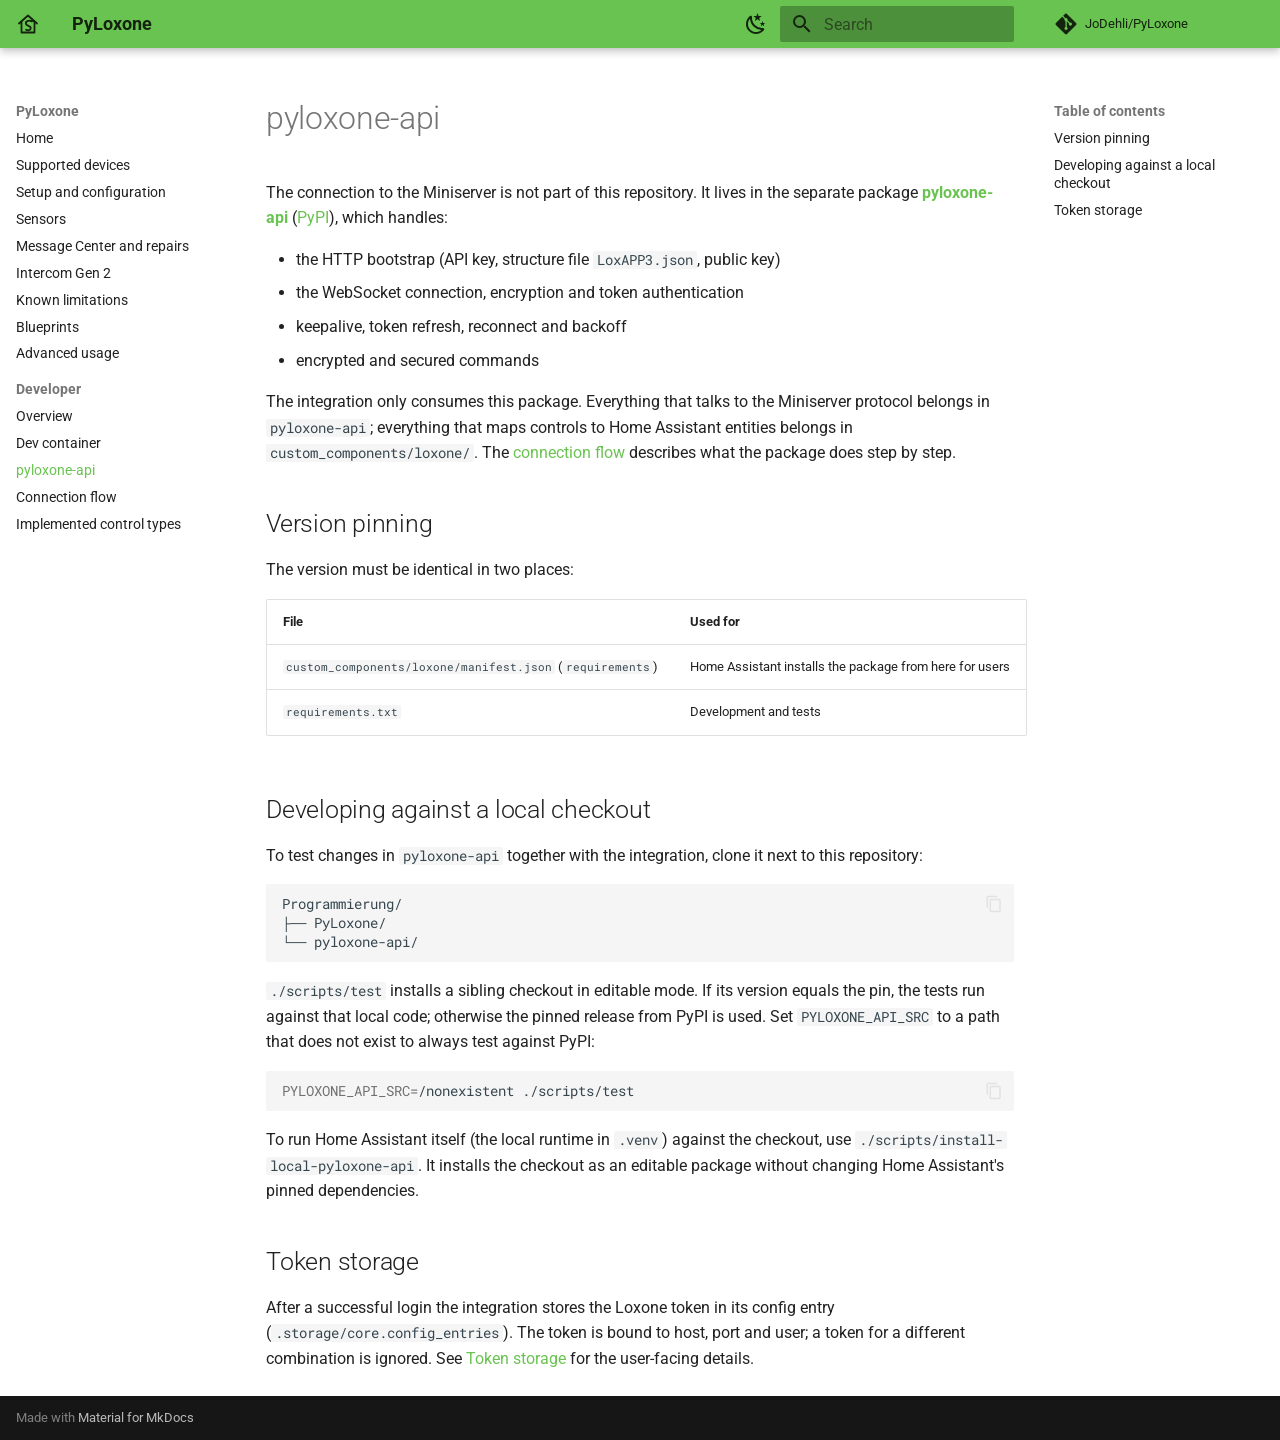
<file: developer/pyloxone-api/index.html>
<!doctype html>
<html lang="en" class="no-js">
  <head>
    
      <meta charset="utf-8">
      <meta name="viewport" content="width=device-width,initial-scale=1">
      
        <meta name="description" content="Home Assistant integration for the Loxone Miniserver">
      
      
      
        <link rel="canonical" href="https://jodehli.github.io/PyLoxone/developer/pyloxone-api/">
      
      
        <link rel="prev" href="../devcontainer/">
      
      
        <link rel="next" href="../connection-flow/">
      
      
        
      
      
      <link rel="icon" href="../../assets/favicon.svg">
      <meta name="generator" content="mkdocs-1.6.1, mkdocs-material-9.8.2">
    
    
      
        <title>pyloxone-api - PyLoxone</title>
      
    
    
      <link rel="stylesheet" href="../../assets/stylesheets/main.57a0d79d.min.css">
      
        
        <link rel="stylesheet" href="../../assets/stylesheets/palette.fb2fffe2.min.css">
      
      


    
    
      
    
    
      
        
        
        <link rel="preconnect" href="https://fonts.gstatic.com" crossorigin>
        <link rel="stylesheet" href="https://fonts.googleapis.com/css?family=Roboto:300,300i,400,400i,700,700i%7CRoboto+Mono:400,400i,700,700i&display=fallback">
        <style>:root{--md-text-font:"Roboto";--md-code-font:"Roboto Mono"}</style>
      
    
    
      <link rel="stylesheet" href="../../stylesheets/extra.css">
    
    <script>__md_scope=new URL("../..",location),__md_hash=e=>[...e].reduce(((e,_)=>(e<<5)-e+_.charCodeAt(0)),0),__md_get=(e,_=localStorage,t=__md_scope)=>JSON.parse(_.getItem(t.pathname+"."+e)),__md_set=(e,_,t=localStorage,a=__md_scope)=>{try{t.setItem(a.pathname+"."+e,JSON.stringify(_))}catch(e){}}</script>
    
      

    
    
  </head>
  
  
    
    
      
    
    
    
    
    <body dir="ltr" data-md-color-scheme="default" data-md-color-primary="custom" data-md-color-accent="custom">
  
    
    <input class="md-toggle" data-md-toggle="drawer" type="checkbox" id="__drawer" autocomplete="off">
    <input class="md-toggle" data-md-toggle="search" type="checkbox" id="__search" autocomplete="off">
    <label class="md-overlay" for="__drawer"></label>
    <div data-md-component="skip">
      
        
        <a href="#pyloxone-api" class="md-skip">
          Skip to content
        </a>
      
    </div>
    <div data-md-component="announce">
      
    </div>
    
    
      

  

<header class="md-header md-header--shadow" data-md-component="header">
  <nav class="md-header__inner md-grid" aria-label="Header">
    <a href="../.." title="PyLoxone" class="md-header__button md-logo" aria-label="PyLoxone" data-md-component="logo">
      
  
  <svg xmlns="http://www.w3.org/2000/svg" viewBox="0 0 24 24"><g fill="none" stroke="currentColor" stroke-width="1.8" stroke-linecap="round" stroke-linejoin="round"><path d="M3 11.5 12 3.5l9 8"/><path d="M5.5 10v10.5h13V10"/><path d="M15.5 9.2c-3-1.2-6.2 0-5.6 2.6.6 2.6 5.4 1.6 4.8 4.6-.4 2-2.6 2.4-4.6 1.4"/><path d="M16.5 9.2h1.2m0 0 .7-.6m-.7.6.7.6" stroke-width="1.1"/></g><circle cx="15.7" cy="9.3" r="1" fill="currentColor"/></svg>

    </a>
    <label class="md-header__button md-icon" for="__drawer">
      
      <svg xmlns="http://www.w3.org/2000/svg" viewBox="0 0 24 24"><path d="M3 6h18v2H3zm0 5h18v2H3zm0 5h18v2H3z"/></svg>
    </label>
    <div class="md-header__title" data-md-component="header-title">
      <div class="md-header__ellipsis">
        <div class="md-header__topic">
          <span class="md-ellipsis">
            PyLoxone
          </span>
        </div>
        <div class="md-header__topic" data-md-component="header-topic">
          <span class="md-ellipsis">
            
              pyloxone-api
            
          </span>
        </div>
      </div>
    </div>
    
      
        <form class="md-header__option" data-md-component="palette">
  
    
    
    
    <input class="md-option" data-md-color-media="(prefers-color-scheme: light)" data-md-color-scheme="default" data-md-color-primary="custom" data-md-color-accent="custom"  aria-label="Switch to dark mode"  type="radio" name="__palette" id="__palette_0">
    
      <label class="md-header__button md-icon" title="Switch to dark mode" for="__palette_1" hidden>
        <svg xmlns="http://www.w3.org/2000/svg" viewBox="0 0 24 24"><path d="m17.75 4.09-2.53 1.94.91 3.06-2.63-1.81-2.63 1.81.91-3.06-2.53-1.94L12.44 4l1.06-3 1.06 3zm3.5 6.91-1.64 1.25.59 1.98-1.7-1.17-1.7 1.17.59-1.98L15.75 11l2.06-.05L18.5 9l.69 1.95zm-2.28 4.95c.83-.08 1.72 1.1 1.19 1.85-.32.45-.66.87-1.08 1.27C15.17 23 8.84 23 4.94 19.07c-3.91-3.9-3.91-10.24 0-14.14.4-.4.82-.76 1.27-1.08.75-.53 1.93.36 1.85 1.19-.27 2.86.69 5.83 2.89 8.02a9.96 9.96 0 0 0 8.02 2.89m-1.64 2.02a12.08 12.08 0 0 1-7.8-3.47c-2.17-2.19-3.33-5-3.49-7.82-2.81 3.14-2.7 7.96.31 10.98 3.02 3.01 7.84 3.12 10.98.31"/></svg>
      </label>
    
  
    
    
    
    <input class="md-option" data-md-color-media="(prefers-color-scheme: dark)" data-md-color-scheme="slate" data-md-color-primary="custom" data-md-color-accent="custom"  aria-label="Switch to light mode"  type="radio" name="__palette" id="__palette_1">
    
      <label class="md-header__button md-icon" title="Switch to light mode" for="__palette_0" hidden>
        <svg xmlns="http://www.w3.org/2000/svg" viewBox="0 0 24 24"><path d="M12 7a5 5 0 0 1 5 5 5 5 0 0 1-5 5 5 5 0 0 1-5-5 5 5 0 0 1 5-5m0 2a3 3 0 0 0-3 3 3 3 0 0 0 3 3 3 3 0 0 0 3-3 3 3 0 0 0-3-3m0-7 2.39 3.42C13.65 5.15 12.84 5 12 5s-1.65.15-2.39.42zM3.34 7l4.16-.35A7.2 7.2 0 0 0 5.94 8.5c-.44.74-.69 1.5-.83 2.29zm.02 10 1.76-3.77a7.131 7.131 0 0 0 2.38 4.14zM20.65 7l-1.77 3.79a7.02 7.02 0 0 0-2.38-4.15zm-.01 10-4.14.36c.59-.51 1.12-1.14 1.54-1.86.42-.73.69-1.5.83-2.29zM12 22l-2.41-3.44c.74.27 1.55.44 2.41.44.82 0 1.63-.17 2.37-.44z"/></svg>
      </label>
    
  
</form>
      
    
    
      <script>var palette=__md_get("__palette");if(palette&&palette.color){if("(prefers-color-scheme)"===palette.color.media){var media=matchMedia("(prefers-color-scheme: light)"),input=document.querySelector(media.matches?"[data-md-color-media='(prefers-color-scheme: light)']":"[data-md-color-media='(prefers-color-scheme: dark)']");palette.color.media=input.getAttribute("data-md-color-media"),palette.color.scheme=input.getAttribute("data-md-color-scheme"),palette.color.primary=input.getAttribute("data-md-color-primary"),palette.color.accent=input.getAttribute("data-md-color-accent")}for(var[key,value]of Object.entries(palette.color))document.body.setAttribute("data-md-color-"+key,value)}</script>
    
    
    
      
      
        <label class="md-header__button md-icon" for="__search">
          
          <svg xmlns="http://www.w3.org/2000/svg" viewBox="0 0 24 24"><path d="M9.5 3A6.5 6.5 0 0 1 16 9.5c0 1.61-.59 3.09-1.56 4.23l.27.27h.79l5 5-1.5 1.5-5-5v-.79l-.27-.27A6.52 6.52 0 0 1 9.5 16 6.5 6.5 0 0 1 3 9.5 6.5 6.5 0 0 1 9.5 3m0 2C7 5 5 7 5 9.5S7 14 9.5 14 14 12 14 9.5 12 5 9.5 5"/></svg>
        </label>
        <div class="md-search" data-md-component="search" role="dialog">
  <label class="md-search__overlay" for="__search"></label>
  <div class="md-search__inner" role="search">
    <form class="md-search__form" name="search">
      <input type="text" class="md-search__input" name="query" aria-label="Search" placeholder="Search" autocapitalize="off" autocorrect="off" autocomplete="off" spellcheck="false" data-md-component="search-query" required>
      <label class="md-search__icon md-icon" for="__search">
        
        <svg xmlns="http://www.w3.org/2000/svg" viewBox="0 0 24 24"><path d="M9.5 3A6.5 6.5 0 0 1 16 9.5c0 1.61-.59 3.09-1.56 4.23l.27.27h.79l5 5-1.5 1.5-5-5v-.79l-.27-.27A6.52 6.52 0 0 1 9.5 16 6.5 6.5 0 0 1 3 9.5 6.5 6.5 0 0 1 9.5 3m0 2C7 5 5 7 5 9.5S7 14 9.5 14 14 12 14 9.5 12 5 9.5 5"/></svg>
        
        <svg xmlns="http://www.w3.org/2000/svg" viewBox="0 0 24 24"><path d="M20 11v2H8l5.5 5.5-1.42 1.42L4.16 12l7.92-7.92L13.5 5.5 8 11z"/></svg>
      </label>
      <nav class="md-search__options" aria-label="Search">
        
        <button type="reset" class="md-search__icon md-icon" title="Clear" aria-label="Clear" tabindex="-1">
          
          <svg xmlns="http://www.w3.org/2000/svg" viewBox="0 0 24 24"><path d="M19 6.41 17.59 5 12 10.59 6.41 5 5 6.41 10.59 12 5 17.59 6.41 19 12 13.41 17.59 19 19 17.59 13.41 12z"/></svg>
        </button>
      </nav>
      
    </form>
    <div class="md-search__output">
      <div class="md-search__scrollwrap" tabindex="0" data-md-scrollfix>
        <div class="md-search-result" data-md-component="search-result">
          <div class="md-search-result__meta">
            Initializing search
          </div>
          <ol class="md-search-result__list" role="presentation"></ol>
        </div>
      </div>
    </div>
  </div>
</div>
      
    
    
      <div class="md-header__source">
        <a href="https://github.com/JoDehli/PyLoxone" title="Go to repository" class="md-source" data-md-component="source">
  <div class="md-source__icon md-icon">
    
    <svg xmlns="http://www.w3.org/2000/svg" viewBox="0 0 448 512"><!--! Font Awesome Free 7.1.0 by @fontawesome - https://fontawesome.com License - https://fontawesome.com/license/free (Icons: CC BY 4.0, Fonts: SIL OFL 1.1, Code: MIT License) Copyright 2025 Fonticons, Inc.--><path d="M439.6 236.1 244 40.5c-5.4-5.5-12.8-8.5-20.4-8.5s-15 3-20.4 8.4L162.5 81l51.5 51.5c27.1-9.1 52.7 16.8 43.4 43.7l49.7 49.7c34.2-11.8 61.2 31 35.5 56.7-26.5 26.5-70.2-2.9-56-37.3L240.3 199v121.9c25.3 12.5 22.3 41.8 9.1 55-6.4 6.4-15.2 10.1-24.3 10.1s-17.8-3.6-24.3-10.1c-17.6-17.6-11.1-46.9 11.2-56v-123c-20.8-8.5-24.6-30.7-18.6-45L142.6 101 8.5 235.1C3 240.6 0 247.9 0 255.5s3 15 8.5 20.4l195.6 195.7c5.4 5.4 12.7 8.4 20.4 8.4s15-3 20.4-8.4l194.7-194.7c5.4-5.4 8.4-12.8 8.4-20.4s-3-15-8.4-20.4"/></svg>
  </div>
  <div class="md-source__repository">
    JoDehli/PyLoxone
  </div>
</a>
      </div>
    
  </nav>
  
</header>
    
    <div class="md-container" data-md-component="container">
      
      
        
          
        
      
      <main class="md-main" data-md-component="main">
        <div class="md-main__inner md-grid">
          
            
              
              <div class="md-sidebar md-sidebar--primary" data-md-component="sidebar" data-md-type="navigation" >
                <div class="md-sidebar__scrollwrap">
                  <div class="md-sidebar__inner">
                    



<nav class="md-nav md-nav--primary" aria-label="Navigation" data-md-level="0">
  <label class="md-nav__title" for="__drawer">
    <a href="../.." title="PyLoxone" class="md-nav__button md-logo" aria-label="PyLoxone" data-md-component="logo">
      
  
  <svg xmlns="http://www.w3.org/2000/svg" viewBox="0 0 24 24"><g fill="none" stroke="currentColor" stroke-width="1.8" stroke-linecap="round" stroke-linejoin="round"><path d="M3 11.5 12 3.5l9 8"/><path d="M5.5 10v10.5h13V10"/><path d="M15.5 9.2c-3-1.2-6.2 0-5.6 2.6.6 2.6 5.4 1.6 4.8 4.6-.4 2-2.6 2.4-4.6 1.4"/><path d="M16.5 9.2h1.2m0 0 .7-.6m-.7.6.7.6" stroke-width="1.1"/></g><circle cx="15.7" cy="9.3" r="1" fill="currentColor"/></svg>

    </a>
    PyLoxone
  </label>
  
    <div class="md-nav__source">
      <a href="https://github.com/JoDehli/PyLoxone" title="Go to repository" class="md-source" data-md-component="source">
  <div class="md-source__icon md-icon">
    
    <svg xmlns="http://www.w3.org/2000/svg" viewBox="0 0 448 512"><!--! Font Awesome Free 7.1.0 by @fontawesome - https://fontawesome.com License - https://fontawesome.com/license/free (Icons: CC BY 4.0, Fonts: SIL OFL 1.1, Code: MIT License) Copyright 2025 Fonticons, Inc.--><path d="M439.6 236.1 244 40.5c-5.4-5.5-12.8-8.5-20.4-8.5s-15 3-20.4 8.4L162.5 81l51.5 51.5c27.1-9.1 52.7 16.8 43.4 43.7l49.7 49.7c34.2-11.8 61.2 31 35.5 56.7-26.5 26.5-70.2-2.9-56-37.3L240.3 199v121.9c25.3 12.5 22.3 41.8 9.1 55-6.4 6.4-15.2 10.1-24.3 10.1s-17.8-3.6-24.3-10.1c-17.6-17.6-11.1-46.9 11.2-56v-123c-20.8-8.5-24.6-30.7-18.6-45L142.6 101 8.5 235.1C3 240.6 0 247.9 0 255.5s3 15 8.5 20.4l195.6 195.7c5.4 5.4 12.7 8.4 20.4 8.4s15-3 20.4-8.4l194.7-194.7c5.4-5.4 8.4-12.8 8.4-20.4s-3-15-8.4-20.4"/></svg>
  </div>
  <div class="md-source__repository">
    JoDehli/PyLoxone
  </div>
</a>
    </div>
  
  <ul class="md-nav__list" data-md-scrollfix>
    
      
      
  
  
  
  
    <li class="md-nav__item">
      <a href="../.." class="md-nav__link">
        
  
  
  <span class="md-ellipsis">
    
  
    Home
  

    
  </span>
  
  

      </a>
    </li>
  

    
      
      
  
  
  
  
    <li class="md-nav__item">
      <a href="../../supported-devices/" class="md-nav__link">
        
  
  
  <span class="md-ellipsis">
    
  
    Supported devices
  

    
  </span>
  
  

      </a>
    </li>
  

    
      
      
  
  
  
  
    <li class="md-nav__item">
      <a href="../../setup/" class="md-nav__link">
        
  
  
  <span class="md-ellipsis">
    
  
    Setup and configuration
  

    
  </span>
  
  

      </a>
    </li>
  

    
      
      
  
  
  
  
    <li class="md-nav__item">
      <a href="../../sensors/" class="md-nav__link">
        
  
  
  <span class="md-ellipsis">
    
  
    Sensors
  

    
  </span>
  
  

      </a>
    </li>
  

    
      
      
  
  
  
  
    <li class="md-nav__item">
      <a href="../../message-center/" class="md-nav__link">
        
  
  
  <span class="md-ellipsis">
    
  
    Message Center and repairs
  

    
  </span>
  
  

      </a>
    </li>
  

    
      
      
  
  
  
  
    <li class="md-nav__item">
      <a href="../../intercom-gen2/" class="md-nav__link">
        
  
  
  <span class="md-ellipsis">
    
  
    Intercom Gen 2
  

    
  </span>
  
  

      </a>
    </li>
  

    
      
      
  
  
  
  
    <li class="md-nav__item">
      <a href="../../known-limitations/" class="md-nav__link">
        
  
  
  <span class="md-ellipsis">
    
  
    Known limitations
  

    
  </span>
  
  

      </a>
    </li>
  

    
      
      
  
  
  
  
    <li class="md-nav__item">
      <a href="../../blueprints/" class="md-nav__link">
        
  
  
  <span class="md-ellipsis">
    
  
    Blueprints
  

    
  </span>
  
  

      </a>
    </li>
  

    
      
      
  
  
  
  
    <li class="md-nav__item">
      <a href="../../advanced/" class="md-nav__link">
        
  
  
  <span class="md-ellipsis">
    
  
    Advanced usage
  

    
  </span>
  
  

      </a>
    </li>
  

    
      
      
  
  
    
  
  
  
    
    
    
    
      
        
        
      
    
    
    <li class="md-nav__item md-nav__item--active md-nav__item--section md-nav__item--nested">
      
        
        
        <input class="md-nav__toggle md-toggle " type="checkbox" id="__nav_10" checked>
        
          
          <label class="md-nav__link" for="__nav_10" id="__nav_10_label" tabindex="">
            
  
  
  <span class="md-ellipsis">
    
  
    Developer
  

    
  </span>
  
  

            <span class="md-nav__icon md-icon"></span>
          </label>
        
        <nav class="md-nav" data-md-level="1" aria-labelledby="__nav_10_label" aria-expanded="true">
          <label class="md-nav__title" for="__nav_10">
            <span class="md-nav__icon md-icon"></span>
            
  
    Developer
  

          </label>
          <ul class="md-nav__list" data-md-scrollfix>
            
              
                
  
  
  
  
    <li class="md-nav__item">
      <a href="../" class="md-nav__link">
        
  
  
  <span class="md-ellipsis">
    
  
    Overview
  

    
  </span>
  
  

      </a>
    </li>
  

              
            
              
                
  
  
  
  
    <li class="md-nav__item">
      <a href="../devcontainer/" class="md-nav__link">
        
  
  
  <span class="md-ellipsis">
    
  
    Dev container
  

    
  </span>
  
  

      </a>
    </li>
  

              
            
              
                
  
  
    
  
  
  
    <li class="md-nav__item md-nav__item--active">
      
      <input class="md-nav__toggle md-toggle" type="checkbox" id="__toc">
      
      
        
      
      
        <label class="md-nav__link md-nav__link--active" for="__toc">
          
  
  
  <span class="md-ellipsis">
    
  
    pyloxone-api
  

    
  </span>
  
  

          <span class="md-nav__icon md-icon"></span>
        </label>
      
      <a href="./" class="md-nav__link md-nav__link--active">
        
  
  
  <span class="md-ellipsis">
    
  
    pyloxone-api
  

    
  </span>
  
  

      </a>
      
        

<nav class="md-nav md-nav--secondary" aria-label="Table of contents">
  
  
  
    
  
  
    <label class="md-nav__title" for="__toc">
      <span class="md-nav__icon md-icon"></span>
      Table of contents
    </label>
    <ul class="md-nav__list" data-md-component="toc" data-md-scrollfix>
      
        <li class="md-nav__item">
  <a href="#version-pinning" class="md-nav__link">
    <span class="md-ellipsis">
      
        Version pinning
      
    </span>
  </a>
  
</li>
      
        <li class="md-nav__item">
  <a href="#developing-against-a-local-checkout" class="md-nav__link">
    <span class="md-ellipsis">
      
        Developing against a local checkout
      
    </span>
  </a>
  
</li>
      
        <li class="md-nav__item">
  <a href="#token-storage" class="md-nav__link">
    <span class="md-ellipsis">
      
        Token storage
      
    </span>
  </a>
  
</li>
      
    </ul>
  
</nav>
      
    </li>
  

              
            
              
                
  
  
  
  
    <li class="md-nav__item">
      <a href="../connection-flow/" class="md-nav__link">
        
  
  
  <span class="md-ellipsis">
    
  
    Connection flow
  

    
  </span>
  
  

      </a>
    </li>
  

              
            
              
                
  
  
  
  
    <li class="md-nav__item">
      <a href="../implemented-control-types/" class="md-nav__link">
        
  
  
  <span class="md-ellipsis">
    
  
    Implemented control types
  

    
  </span>
  
  

      </a>
    </li>
  

              
            
          </ul>
        </nav>
      
    </li>
  

    
  </ul>
</nav>
                  </div>
                </div>
              </div>
            
            
              
              <div class="md-sidebar md-sidebar--secondary" data-md-component="sidebar" data-md-type="toc" >
                <div class="md-sidebar__scrollwrap">
                  <div class="md-sidebar__inner">
                    

<nav class="md-nav md-nav--secondary" aria-label="Table of contents">
  
  
  
    
  
  
    <label class="md-nav__title" for="__toc">
      <span class="md-nav__icon md-icon"></span>
      Table of contents
    </label>
    <ul class="md-nav__list" data-md-component="toc" data-md-scrollfix>
      
        <li class="md-nav__item">
  <a href="#version-pinning" class="md-nav__link">
    <span class="md-ellipsis">
      
        Version pinning
      
    </span>
  </a>
  
</li>
      
        <li class="md-nav__item">
  <a href="#developing-against-a-local-checkout" class="md-nav__link">
    <span class="md-ellipsis">
      
        Developing against a local checkout
      
    </span>
  </a>
  
</li>
      
        <li class="md-nav__item">
  <a href="#token-storage" class="md-nav__link">
    <span class="md-ellipsis">
      
        Token storage
      
    </span>
  </a>
  
</li>
      
    </ul>
  
</nav>
                  </div>
                </div>
              </div>
            
          
          
            <div class="md-content" data-md-component="content">
              
              <article class="md-content__inner md-typeset">
                
                  


  
  


<h1 id="pyloxone-api">pyloxone-api<a class="headerlink" href="#pyloxone-api" title="Permanent link">&para;</a></h1>
<p>The connection to the Miniserver is not part of this repository. It lives in the separate package <strong><a href="https://github.com/JoDehli/pyloxone-api">pyloxone-api</a></strong> (<a href="https://pypi.org/project/pyloxone-api/">PyPI</a>), which handles:</p>
<ul>
<li>the HTTP bootstrap (API key, structure file <code>LoxAPP3.json</code>, public key)</li>
<li>the WebSocket connection, encryption and token authentication</li>
<li>keepalive, token refresh, reconnect and backoff</li>
<li>encrypted and secured commands</li>
</ul>
<p>The integration only consumes this package. Everything that talks to the Miniserver protocol belongs in <code>pyloxone-api</code>; everything that maps controls to Home Assistant entities belongs in <code>custom_components/loxone/</code>. The <a href="../connection-flow/">connection flow</a> describes what the package does step by step.</p>
<h2 id="version-pinning">Version pinning<a class="headerlink" href="#version-pinning" title="Permanent link">&para;</a></h2>
<p>The version must be identical in two places:</p>
<table>
<thead>
<tr>
<th>File</th>
<th>Used for</th>
</tr>
</thead>
<tbody>
<tr>
<td><code>custom_components/loxone/manifest.json</code> (<code>requirements</code>)</td>
<td>Home Assistant installs the package from here for users</td>
</tr>
<tr>
<td><code>requirements.txt</code></td>
<td>Development and tests</td>
</tr>
</tbody>
</table>
<h2 id="developing-against-a-local-checkout">Developing against a local checkout<a class="headerlink" href="#developing-against-a-local-checkout" title="Permanent link">&para;</a></h2>
<p>To test changes in <code>pyloxone-api</code> together with the integration, clone it next to this repository:</p>
<div class="highlight"><pre><span></span><code><a id="__codelineno-0-1" name="__codelineno-0-1" href="#__codelineno-0-1"></a>Programmierung/
<a id="__codelineno-0-2" name="__codelineno-0-2" href="#__codelineno-0-2"></a>├── PyLoxone/
<a id="__codelineno-0-3" name="__codelineno-0-3" href="#__codelineno-0-3"></a>└── pyloxone-api/
</code></pre></div>
<p><code>./scripts/test</code> installs a sibling checkout in editable mode. If its version equals the pin, the tests run against that local code; otherwise the pinned release from PyPI is used. Set <code>PYLOXONE_API_SRC</code> to a path that does not exist to always test against PyPI:</p>
<div class="highlight"><pre><span></span><code><a id="__codelineno-1-1" name="__codelineno-1-1" href="#__codelineno-1-1"></a><span class="nv">PYLOXONE_API_SRC</span><span class="o">=</span>/nonexistent<span class="w"> </span>./scripts/test
</code></pre></div>
<p>To run Home Assistant itself (the local runtime in <code>.venv</code>) against the checkout, use <code>./scripts/install-local-pyloxone-api</code>. It installs the checkout as an editable package without changing Home Assistant's pinned dependencies.</p>
<h2 id="token-storage">Token storage<a class="headerlink" href="#token-storage" title="Permanent link">&para;</a></h2>
<p>After a successful login the integration stores the Loxone token in its config entry (<code>.storage/core.config_entries</code>). The token is bound to host, port and user; a token for a different combination is ignored. See <a href="../../setup/#token-storage">Token storage</a> for the user-facing details.</p>












                
              </article>
            </div>
          
          
  <script>var tabs=__md_get("__tabs");if(Array.isArray(tabs))e:for(var set of document.querySelectorAll(".tabbed-set")){var labels=set.querySelector(".tabbed-labels");for(var tab of tabs)for(var label of labels.getElementsByTagName("label"))if(label.innerText.trim()===tab){var input=document.getElementById(label.htmlFor);input.checked=!0;continue e}}</script>

<script>var target=document.getElementById(location.hash.slice(1));target&&target.name&&(target.checked=target.name.startsWith("__tabbed_"))</script>
        </div>
        
      </main>
      
        <footer class="md-footer">
  
  <div class="md-footer-meta md-typeset">
    <div class="md-footer-meta__inner md-grid">
      <div class="md-copyright">
  
  
    Made with
    <a href="https://squidfunk.github.io/mkdocs-material/" target="_blank" rel="noopener">
      Material for MkDocs
    </a>
  
</div>
      
    </div>
  </div>
</footer>
      
    </div>
    <div class="md-dialog" data-md-component="dialog">
      <div class="md-dialog__inner md-typeset"></div>
    </div>
    
    
    
      
      
      <script id="__config" type="application/json">{"annotate": null, "base": "../..", "features": ["content.tabs.link", "navigation.sections", "content.code.copy"], "search": "../../assets/javascripts/workers/search.a7633da7.min.js", "tags": null, "translations": {"clipboard.copied": "Copied to clipboard", "clipboard.copy": "Copy to clipboard", "search.result.more.one": "1 more on this page", "search.result.more.other": "# more on this page", "search.result.none": "No matching documents", "search.result.one": "1 matching document", "search.result.other": "# matching documents", "search.result.placeholder": "Type to start searching", "search.result.term.missing": "Missing", "select.version": "Select version"}, "version": null}</script>
    
    
      <script src="../../assets/javascripts/bundle.a5f9d56c.min.js"></script>
      
    
  </body>
</html>
</file>
<file: stylesheets/extra.css>
/* Use more of the screen: the default grid is ~61rem wide. */
.md-grid {
  max-width: 90rem;
}

/* Keep control names (first two columns) on one line. */
.md-typeset table:not([class]) td:nth-child(1),
.md-typeset table:not([class]) td:nth-child(2),
.md-typeset table:not([class]) td:nth-child(3) {
  white-space: nowrap;
}

/* Green colour scheme (Loxone-style green, no logo). */
:root {
  --md-primary-fg-color: #69c350;
  --md-primary-fg-color--light: #8fd47b;
  --md-primary-fg-color--dark: #4ea23a;
  /* Dark text on the green header: white on #69c350 is too low in contrast. */
  --md-primary-bg-color: #14230e;
  --md-primary-bg-color--light: #2d4a22;
  --md-accent-fg-color: #3f9a2a;
  --md-accent-fg-color--transparent: #3f9a2a1a;
  --md-typeset-a-color: #3b8a28;
}

[data-md-color-scheme="slate"] {
  --md-accent-fg-color: #7fd568;
  --md-accent-fg-color--transparent: #7fd5681a;
  --md-typeset-a-color: #7fd568;
  --md-primary-fg-color: #4ea23a;
  --md-primary-bg-color: #f2fbee;
  --md-primary-bg-color--light: #cfe9c6;
}
</file>
<file: assets/stylesheets/main.57a0d79d.min.css>
@charset "UTF-8";html{box-sizing:border-box;-webkit-text-size-adjust:none;-moz-text-size-adjust:none;text-size-adjust:none}*,:after,:before{box-sizing:inherit}@media(prefers-reduced-motion){*,:after,:before{transition:none!important}}body{margin:0;-webkit-font-smoothing:antialiased;-moz-osx-font-smoothing:grayscale;--md-text-font-family:var(--md-text-font, _),
    -apple-system, BlinkMacSystemFont, Helvetica, Arial, sans-serif;--md-code-font-family:var(--md-code-font, _),
    SFMono-Regular, Consolas, Menlo, monospace}.md-typeset code:not(.focus-visible),a,button,input,label{-webkit-tap-highlight-color:transparent}a{color:inherit;text-decoration:none}hr{box-sizing:initial;display:block;height:.05rem;padding:0;overflow:visible;border:0}small{font-size:80%}sub,sup{line-height:1em}img{border-style:none}table{border-spacing:0;border-collapse:initial}td,th{font-weight:400;vertical-align:top}button{padding:0;margin:0;font-family:inherit;font-size:inherit;background:#0000;border:0}input{border:0;outline:none}:root{--md-primary-fg-color:#4051b5;--md-primary-fg-color--light:#5d6cc0;--md-primary-fg-color--dark:#303fa1;--md-primary-bg-color:#fff;--md-primary-bg-color--light:#ffffffb3;--md-accent-fg-color:#526cfe;--md-accent-fg-color--transparent:#526cfe1a;--md-accent-bg-color:#fff;--md-accent-bg-color--light:#ffffffb3;--md-typeset-table-sort-icon:url("data:image/svg+xml;charset=utf-8,<svg xmlns='http://www.w3.org/2000/svg' viewBox='0 0 24 24'><path d='m18 21-4-4h3V7h-3l4-4 4 4h-3v10h3M2 19v-2h10v2M2 13v-2h7v2M2 7V5h4v2z'/></svg>");--md-typeset-table-sort-icon--asc:url("data:image/svg+xml;charset=utf-8,<svg xmlns='http://www.w3.org/2000/svg' viewBox='0 0 24 24'><path d='M19 17h3l-4 4-4-4h3V3h2M2 17h10v2H2M6 5v2H2V5m0 6h7v2H2z'/></svg>");--md-typeset-table-sort-icon--desc:url("data:image/svg+xml;charset=utf-8,<svg xmlns='http://www.w3.org/2000/svg' viewBox='0 0 24 24'><path d='M19 7h3l-4-4-4 4h3v14h2M2 17h10v2H2M6 5v2H2V5m0 6h7v2H2z'/></svg>")}[data-md-color-scheme=default]{color-scheme:light}[data-md-color-scheme=default] img[src$="#gh-dark-mode-only"],[data-md-color-scheme=default] img[src$="#only-dark"]{display:none}:root,[data-md-color-scheme=default]{--md-hue:225deg;--md-default-fg-color:#000000de;--md-default-fg-color--light:#0000008a;--md-default-fg-color--lighter:#00000052;--md-default-fg-color--lightest:#00000012;--md-default-bg-color:#fff;--md-default-bg-color--light:#ffffffb3;--md-default-bg-color--lighter:#ffffff4d;--md-default-bg-color--lightest:#ffffff1f;--md-code-fg-color:#36464e;--md-code-bg-color:#f5f5f5;--md-code-bg-color--light:#f5f5f5b3;--md-code-bg-color--lighter:#f5f5f54d;--md-code-hl-color:#4287ff;--md-code-hl-color--light:#4287ff1a;--md-code-hl-number-color:#d52a2a;--md-code-hl-special-color:#db1457;--md-code-hl-function-color:#a846b9;--md-code-hl-constant-color:#6e59d9;--md-code-hl-keyword-color:#3f6ec6;--md-code-hl-string-color:#1c7d4d;--md-code-hl-name-color:var(--md-code-fg-color);--md-code-hl-operator-color:var(--md-default-fg-color--light);--md-code-hl-punctuation-color:var(--md-default-fg-color--light);--md-code-hl-comment-color:var(--md-default-fg-color--light);--md-code-hl-generic-color:var(--md-default-fg-color--light);--md-code-hl-variable-color:var(--md-default-fg-color--light);--md-typeset-color:var(--md-default-fg-color);--md-typeset-a-color:var(--md-primary-fg-color);--md-typeset-del-color:#f5503d26;--md-typeset-ins-color:#0bd57026;--md-typeset-kbd-color:#fafafa;--md-typeset-kbd-accent-color:#fff;--md-typeset-kbd-border-color:#b8b8b8;--md-typeset-mark-color:#ffff0080;--md-typeset-table-color:#0000001f;--md-typeset-table-color--light:#00000009;--md-admonition-fg-color:var(--md-default-fg-color);--md-admonition-bg-color:var(--md-default-bg-color);--md-warning-fg-color:#000000de;--md-warning-bg-color:#ff9;--md-footer-fg-color:#fff;--md-footer-fg-color--light:#ffffffb3;--md-footer-fg-color--lighter:#ffffff73;--md-footer-bg-color:#000000de;--md-footer-bg-color--dark:#00000052;--md-shadow-z1:0 0.2rem 0.5rem #0000000d,
    0 0 0.05rem #0000001a;--md-shadow-z2:0 0.2rem 0.5rem #0000001a,
    0 0 0.05rem #00000040;--md-shadow-z3:0 0.2rem 0.5rem #0003,
    0 0 0.05rem #00000059}.md-icon svg{display:block;width:1.2rem;height:1.2rem;fill:currentcolor}aside,body,input{font-family:var(--md-text-font-family);font-feature-settings:"kern","liga";color:var(--md-typeset-color)}code,kbd,pre{font-family:var(--md-code-font-family);font-feature-settings:"kern"}.md-typeset{font-size:.8rem;line-height:1.6;overflow-wrap:break-word;-webkit-print-color-adjust:exact;color-adjust:exact}@media print{.md-typeset{font-size:.68rem}.md-typeset code,.md-typeset kbd,.md-typeset pre{white-space:pre-wrap}}.md-typeset blockquote,.md-typeset dl,.md-typeset figure,.md-typeset ol,.md-typeset pre,.md-typeset ul{margin-top:1em;margin-bottom:1em}.md-typeset h1{margin:0 0 1.25em;font-size:2em;line-height:1.3;color:var(--md-default-fg-color--light)}.md-typeset h1,.md-typeset h2{font-weight:300;letter-spacing:-.01em}.md-typeset h2{margin:1.6em 0 .64em;font-size:1.5625em;line-height:1.4}.md-typeset h3{margin:1.6em 0 .8em;font-size:1.25em;font-weight:400;line-height:1.5;letter-spacing:-.01em}.md-typeset h2+h3{margin-top:.8em}.md-typeset h4{margin:1em 0;font-weight:700;letter-spacing:-.01em}.md-typeset h5,.md-typeset h6{margin:1.25em 0;font-size:.8em;font-weight:700;color:var(--md-default-fg-color--light);letter-spacing:-.01em}.md-typeset h5{text-transform:uppercase}.md-typeset h5 code{text-transform:none}.md-typeset hr{display:flow-root;margin:1.5em 0;border-bottom:.05rem solid var(--md-default-fg-color--lightest)}.md-typeset a{color:var(--md-typeset-a-color);word-break:break-word}.md-typeset a,.md-typeset a:before{transition:color 125ms}.md-typeset a:focus,.md-typeset a:hover{color:var(--md-accent-fg-color)}.md-typeset a:focus code,.md-typeset a:hover code{color:var(--md-accent-fg-color);background-color:var(--md-accent-fg-color--transparent)}.md-typeset a code{color:var(--md-typeset-a-color)}.md-typeset a.focus-visible{outline-color:var(--md-accent-fg-color);outline-offset:.2rem}.md-typeset code,.md-typeset kbd,.md-typeset pre{font-variant-ligatures:none;color:var(--md-code-fg-color);direction:ltr;transition:background-color 125ms}.md-typeset code{padding:0 .2941176471em;font-size:.85em;word-break:break-word;background-color:var(--md-code-bg-color);border-radius:.1rem;-webkit-box-decoration-break:clone;box-decoration-break:clone;transition:color 125ms,background-color 125ms}.md-typeset code:not(.focus-visible){outline:none}.md-typeset pre{position:relative;display:flow-root;line-height:1.4}.md-typeset pre>code{display:block;padding:.7720588235em 1.1764705882em;margin:0;overflow:auto;word-break:normal;touch-action:auto;scrollbar-color:var(--md-default-fg-color--lighter) #0000;scrollbar-width:thin;outline-color:var(--md-accent-fg-color);box-shadow:none;-webkit-box-decoration-break:slice;box-decoration-break:slice}.md-typeset pre>code:hover{scrollbar-color:var(--md-accent-fg-color) #0000}.md-typeset pre>code::-webkit-scrollbar{width:.2rem;height:.2rem}.md-typeset pre>code::-webkit-scrollbar-thumb{background-color:var(--md-default-fg-color--lighter)}.md-typeset pre>code::-webkit-scrollbar-thumb:hover{background-color:var(--md-accent-fg-color)}.md-typeset kbd{display:inline-block;padding:0 .6666666667em;font-size:.75em;color:var(--md-default-fg-color);word-break:break-word;vertical-align:text-top;background-color:var(--md-typeset-kbd-color);border-radius:.1rem;box-shadow:0 .1rem 0 .05rem var(--md-typeset-kbd-border-color),0 .1rem 0 var(--md-typeset-kbd-border-color),0 -.1rem .2rem var(--md-typeset-kbd-accent-color) inset}.md-typeset mark{color:inherit;word-break:break-word;background-color:var(--md-typeset-mark-color);-webkit-box-decoration-break:clone;box-decoration-break:clone}.md-typeset abbr{text-decoration:none;cursor:help}.md-typeset [data-preview],.md-typeset abbr{border-bottom:.05rem dotted var(--md-default-fg-color--light)}.md-typeset small{opacity:.75}[dir=ltr] .md-typeset sub,[dir=ltr] .md-typeset sup{margin-left:.078125em}[dir=rtl] .md-typeset sub,[dir=rtl] .md-typeset sup{margin-right:.078125em}[dir=ltr] .md-typeset blockquote{padding-left:.6rem;border-left:.2rem solid var(--md-default-fg-color--lighter)}[dir=rtl] .md-typeset blockquote{padding-right:.6rem;border-right:.2rem solid var(--md-default-fg-color--lighter)}.md-typeset blockquote{margin-left:0;margin-right:0;color:var(--md-default-fg-color--light)}.md-typeset ul{list-style-type:disc}.md-typeset ul[type]{list-style-type:revert-layer}[dir=ltr] .md-typeset ol,[dir=ltr] .md-typeset ol li ol,[dir=ltr] .md-typeset ol li ul,[dir=ltr] .md-typeset ul,[dir=ltr] .md-typeset ul li ol,[dir=ltr] .md-typeset ul li ul{margin-left:.625em}[dir=rtl] .md-typeset ol,[dir=rtl] .md-typeset ol li ol,[dir=rtl] .md-typeset ol li ul,[dir=rtl] .md-typeset ul,[dir=rtl] .md-typeset ul li ol,[dir=rtl] .md-typeset ul li ul{margin-right:.625em}.md-typeset ol,.md-typeset ul{padding:0}.md-typeset ol:not([hidden]),.md-typeset ul:not([hidden]){display:flow-root}.md-typeset ol ol,.md-typeset ul ol{list-style-type:lower-alpha}.md-typeset ol ol ol,.md-typeset ul ol ol{list-style-type:lower-roman}.md-typeset ol ol ol ol,.md-typeset ul ol ol ol{list-style-type:upper-alpha}.md-typeset ol ol ol ol ol,.md-typeset ul ol ol ol ol{list-style-type:upper-roman}.md-typeset ol[type],.md-typeset ul[type]{list-style-type:revert-layer}[dir=ltr] .md-typeset ol li,[dir=ltr] .md-typeset ul li{margin-left:1.25em}[dir=rtl] .md-typeset ol li,[dir=rtl] .md-typeset ul li{margin-right:1.25em}.md-typeset ol li,.md-typeset ul li{margin-bottom:.5em}.md-typeset ol li blockquote,.md-typeset ol li p,.md-typeset ul li blockquote,.md-typeset ul li p{margin:.5em 0}.md-typeset ol li:last-child,.md-typeset ul li:last-child{margin-bottom:0}.md-typeset ol li ol,.md-typeset ol li ul,.md-typeset ul li ol,.md-typeset ul li ul{margin-top:.5em;margin-bottom:.5em}[dir=ltr] .md-typeset dd{margin-left:1.875em}[dir=rtl] .md-typeset dd{margin-right:1.875em}.md-typeset dd{margin-top:1em;margin-bottom:1.5em}.md-typeset img,.md-typeset svg,.md-typeset video{max-width:100%;height:auto}.md-typeset img[align=left]{margin:1em 1em 1em 0}.md-typeset img[align=right]{margin:1em 0 1em 1em}.md-typeset img[align]:only-child{margin-top:0}.md-typeset figure{display:flow-root;width:fit-content;max-width:100%;margin:1em auto;text-align:center}.md-typeset figure img{display:block;margin:0 auto}.md-typeset figcaption{max-width:24rem;margin:1em auto;font-style:italic}.md-typeset iframe{max-width:100%}.md-typeset table:not([class]){display:inline-block;max-width:100%;overflow:auto;font-size:.64rem;touch-action:auto;background-color:var(--md-default-bg-color);border:.05rem solid var(--md-typeset-table-color);border-radius:.1rem}@media print{.md-typeset table:not([class]){display:table}}.md-typeset table:not([class])+*{margin-top:1.5em}.md-typeset table:not([class]) td>:first-child,.md-typeset table:not([class]) th>:first-child{margin-top:0}.md-typeset table:not([class]) td>:last-child,.md-typeset table:not([class]) th>:last-child{margin-bottom:0}.md-typeset table:not([class]) td:not([align]),.md-typeset table:not([class]) th:not([align]){text-align:left}[dir=rtl] .md-typeset table:not([class]) td:not([align]),[dir=rtl] .md-typeset table:not([class]) th:not([align]){text-align:right}.md-typeset table:not([class]) th{min-width:5rem;padding:.9375em 1.25em;font-weight:700;vertical-align:top}.md-typeset table:not([class]) td{padding:.9375em 1.25em;vertical-align:top;border-top:.05rem solid var(--md-typeset-table-color)}.md-typeset table:not([class]) tbody tr{transition:background-color 125ms}.md-typeset table:not([class]) tbody tr:hover{background-color:var(--md-typeset-table-color--light);box-shadow:0 .05rem 0 var(--md-default-bg-color) inset}.md-typeset table:not([class]) a{word-break:normal}.md-typeset table th[role=columnheader]{cursor:pointer}[dir=ltr] .md-typeset table th[role=columnheader]:after{margin-left:.5em}[dir=rtl] .md-typeset table th[role=columnheader]:after{margin-right:.5em}.md-typeset table th[role=columnheader]:after{display:inline-block;width:1.2em;height:1.2em;vertical-align:text-bottom;content:"";-webkit-mask-image:var(--md-typeset-table-sort-icon);mask-image:var(--md-typeset-table-sort-icon);-webkit-mask-repeat:no-repeat;mask-repeat:no-repeat;-webkit-mask-size:contain;mask-size:contain;transition:background-color 125ms}.md-typeset table th[role=columnheader]:hover:after{background-color:var(--md-default-fg-color--lighter)}.md-typeset table th[role=columnheader][aria-sort=ascending]:after{background-color:var(--md-default-fg-color--light);-webkit-mask-image:var(--md-typeset-table-sort-icon--asc);mask-image:var(--md-typeset-table-sort-icon--asc)}.md-typeset table th[role=columnheader][aria-sort=descending]:after{background-color:var(--md-default-fg-color--light);-webkit-mask-image:var(--md-typeset-table-sort-icon--desc);mask-image:var(--md-typeset-table-sort-icon--desc)}.md-typeset__scrollwrap{margin:1em -.8rem;overflow-x:auto;touch-action:auto}.md-typeset__table{display:inline-block;padding:0 .8rem;margin-bottom:.5em}@media print{.md-typeset__table{display:block}}html .md-typeset__table table{display:table;width:100%;margin:0;overflow:hidden}@media screen and (max-width:44.984375em){.md-content__inner>pre{margin:1em -.8rem}.md-content__inner>pre code{border-radius:0}}.md-typeset .md-author{position:relative;display:block;flex-shrink:0;width:1.6rem;height:1.6rem;overflow:hidden;border-radius:100%;transition:color 125ms,transform 125ms}.md-typeset .md-author img{display:block}.md-typeset .md-author--more{font-size:.6rem;font-weight:700;line-height:1.6rem;color:var(--md-default-fg-color--lighter);text-align:center;background:var(--md-default-fg-color--lightest)}.md-typeset .md-author--long{width:2.4rem;height:2.4rem}.md-typeset a.md-author{transform:scale(1)}.md-typeset a.md-author img{filter:grayscale(100%) opacity(75%);border-radius:100%;transition:filter 125ms}.md-typeset a.md-author:focus,.md-typeset a.md-author:hover{z-index:1;transform:scale(1.1)}.md-typeset a.md-author:focus img,.md-typeset a.md-author:hover img{filter:grayscale(0)}.md-banner{overflow:auto;color:var(--md-footer-fg-color);background-color:var(--md-footer-bg-color)}@media print{.md-banner{display:none}}.md-banner--warning{color:var(--md-warning-fg-color);background-color:var(--md-warning-bg-color)}.md-banner__inner{padding:0 .8rem;margin:.6rem auto;font-size:.7rem}[dir=ltr] .md-banner__button{float:right}[dir=rtl] .md-banner__button{float:left}.md-banner__button{color:inherit;cursor:pointer;transition:opacity .25s}.no-js .md-banner__button{display:none}.md-banner__button:hover{opacity:.7}html{height:100%;overflow-x:hidden;font-size:125%}@media screen and (min-width:100em){html{font-size:137.5%}}@media screen and (min-width:125em){html{font-size:150%}}body{position:relative;display:flex;flex-direction:column;width:100%;min-height:100%;font-size:.5rem;background-color:var(--md-default-bg-color)}@media print{body{display:block}}@media screen and (max-width:59.984375em){body[data-md-scrolllock]{position:fixed}}.md-grid{max-width:61rem;margin-left:auto;margin-right:auto}.md-container{display:flex;flex-grow:1;flex-direction:column}@media print{.md-container{display:block}}.md-main{flex-grow:1}.md-main__inner{display:flex;height:100%;margin-top:1.5rem}.md-ellipsis{overflow:hidden;text-overflow:ellipsis}.md-toggle{display:none}.md-option{position:absolute;width:0;height:0;opacity:0}.md-option:checked+label:not([hidden]){display:block}.md-option.focus-visible+label{outline-style:auto;outline-color:var(--md-accent-fg-color)}.md-skip{position:fixed;z-index:-1;padding:.3rem .5rem;margin:.5rem;font-size:.64rem;color:var(--md-default-bg-color);background-color:var(--md-default-fg-color);border-radius:.1rem;outline-color:var(--md-accent-fg-color);opacity:0;transform:translateY(.4rem)}.md-skip:focus{z-index:10;opacity:1;transition:transform .25s cubic-bezier(.4,0,.2,1),opacity 175ms 75ms;transform:translateY(0)}@page{margin:25mm}:root{--md-clipboard-icon:url("data:image/svg+xml;charset=utf-8,<svg xmlns='http://www.w3.org/2000/svg' viewBox='0 0 24 24'><path d='M19 21H8V7h11m0-2H8a2 2 0 0 0-2 2v14a2 2 0 0 0 2 2h11a2 2 0 0 0 2-2V7a2 2 0 0 0-2-2m-3-4H4a2 2 0 0 0-2 2v14h2V3h12z'/></svg>");--md-code-select-icon:url("data:image/svg+xml;charset=utf-8,<svg xmlns='http://www.w3.org/2000/svg' viewBox='0 0 24 24'><path d='M19 19h-4v2h4c1.1 0 2-.9 2-2v-4h-2m0-12h-4v2h4v4h2V5c0-1.1-.9-2-2-2M5 5h4V3H5c-1.1 0-2 .9-2 2v4h2m0 6H3v4c0 1.1.9 2 2 2h4v-2H5zm2-4h2v2H7zm4 0h2v2h-2zm4 0h2v2h-2zM7 7h2v2H7zm4 0h2v2h-2zm4 0h2v2h-2zm-8 8h2v2H7zm4 0h2v2h-2zm4 0h2v2h-2z'/></svg>");--md-code-copy-icon:url("data:image/svg+xml;charset=utf-8,<svg xmlns='http://www.w3.org/2000/svg' viewBox='0 0 24 24'><path d='M19 21H8V7h11m0-2H8a2 2 0 0 0-2 2v14a2 2 0 0 0 2 2h11a2 2 0 0 0 2-2V7a2 2 0 0 0-2-2m-3-4H4a2 2 0 0 0-2 2v14h2V3h12z'/></svg>")}.md-clipboard{z-index:1;width:1.5em;height:1.5em;color:var(--md-default-fg-color--lightest);cursor:pointer;border-radius:.1rem;outline-color:var(--md-accent-fg-color);outline-offset:.1rem;transition:color .25s}@media print{.md-clipboard{display:none}}.md-clipboard:not(.focus-visible){outline:none;-webkit-tap-highlight-color:transparent}:hover>.md-clipboard{color:var(--md-default-fg-color--light)}.md-clipboard:focus,.md-clipboard:hover{color:var(--md-accent-fg-color)}.md-clipboard:after{display:block;width:1.125em;height:1.125em;margin:0 auto;content:"";background-color:currentcolor;-webkit-mask-image:var(--md-clipboard-icon);mask-image:var(--md-clipboard-icon);-webkit-mask-repeat:no-repeat;mask-repeat:no-repeat;-webkit-mask-position:center;mask-position:center;-webkit-mask-size:contain;mask-size:contain}.md-clipboard--inline{cursor:pointer}.md-clipboard--inline code{transition:color .25s,background-color .25s}.md-clipboard--inline:focus code,.md-clipboard--inline:hover code{color:var(--md-accent-fg-color);background-color:var(--md-accent-fg-color--transparent)}.md-typeset .md-code__content{display:grid}.md-code__nav{position:absolute;top:.25em;right:.25em;z-index:1;display:flex;gap:.2rem;padding:.2rem;background-color:var(--md-code-bg-color--lighter);border-radius:.1rem;transition:background-color .25s}:hover>.md-code__nav{background-color:var(--md-code-bg-color--light)}.md-code__button{display:block;width:1.5em;height:1.5em;color:var(--md-default-fg-color--lightest);cursor:pointer;outline-color:var(--md-accent-fg-color);outline-offset:.1rem;transition:color .25s}:hover>*>.md-code__button{color:var(--md-default-fg-color--light)}.md-code__button.focus-visible,.md-code__button:hover{color:var(--md-accent-fg-color)}.md-code__button--active{color:var(--md-default-fg-color)!important}.md-code__button:after{display:block;width:1.125em;height:1.125em;margin:0 auto;content:"";background-color:currentcolor;-webkit-mask-repeat:no-repeat;mask-repeat:no-repeat;-webkit-mask-position:center;mask-position:center;-webkit-mask-size:contain;mask-size:contain}.md-code__button[data-md-type=select]:after{-webkit-mask-image:var(--md-code-select-icon);mask-image:var(--md-code-select-icon)}.md-code__button[data-md-type=copy]:after{-webkit-mask-image:var(--md-code-copy-icon);mask-image:var(--md-code-copy-icon)}@keyframes consent{0%{opacity:0;transform:translateY(100%)}to{opacity:1;transform:translateY(0)}}@keyframes overlay{0%{opacity:0}to{opacity:1}}.md-consent__overlay{position:fixed;top:0;z-index:5;width:100%;height:100%;background-color:#0000008a;-webkit-backdrop-filter:blur(.1rem);backdrop-filter:blur(.1rem);opacity:1;animation:overlay .25s both}.md-consent__inner{position:fixed;bottom:0;z-index:5;width:100%;max-height:100%;padding:0;overflow:auto;background-color:var(--md-default-bg-color);border:0;border-radius:.1rem;box-shadow:0 0 .2rem #0000001a,0 .2rem .4rem #0003;animation:consent .5s cubic-bezier(.1,.7,.1,1) both}.md-consent__form{padding:.8rem}.md-consent__settings{display:none;margin:1em 0}input:checked+.md-consent__settings{display:block}.md-consent__controls{margin-bottom:.8rem}.md-typeset .md-consent__controls .md-button{display:inline}@media screen and (max-width:44.984375em){.md-typeset .md-consent__controls .md-button{display:block;width:100%;margin-top:.4rem;text-align:center}}.md-consent label{cursor:pointer}.md-content{flex-grow:1;min-width:0}.md-content__inner{padding-top:.6rem;margin:0 .8rem 1.2rem}@media screen and (min-width:76.25em){[dir=ltr] .md-sidebar--primary:not([hidden])~.md-content>.md-content__inner,[dir=rtl] .md-sidebar--secondary:not([hidden])~.md-content>.md-content__inner{margin-left:1.2rem}[dir=ltr] .md-sidebar--secondary:not([hidden])~.md-content>.md-content__inner,[dir=rtl] .md-sidebar--primary:not([hidden])~.md-content>.md-content__inner{margin-right:1.2rem}}.md-content__inner:before{display:block;height:.4rem;content:""}.md-content__inner>:last-child{margin-bottom:0}[dir=ltr] .md-content__button{float:right;margin-left:.4rem}[dir=rtl] .md-content__button{float:left;margin-right:.4rem}.md-content__button{padding:0;margin:.4rem 0}@media print{.md-content__button{display:none}}.md-typeset .md-content__button{color:var(--md-default-fg-color--lighter)}.md-content__button svg{display:inline;vertical-align:top}[dir=rtl] .md-content__button svg{transform:scaleX(-1)}[dir=ltr] .md-dialog{right:.8rem}[dir=rtl] .md-dialog{left:.8rem}.md-dialog{position:fixed;bottom:.8rem;z-index:4;min-width:11.1rem;padding:.4rem .6rem;pointer-events:none;background-color:var(--md-default-fg-color);border-radius:.1rem;box-shadow:var(--md-shadow-z3);opacity:0;transition:transform 0s .4s,opacity .4s;transform:translateY(100%)}@media print{.md-dialog{display:none}}.md-dialog--active{pointer-events:auto;opacity:1;transition:transform .4s cubic-bezier(.075,.85,.175,1),opacity .4s;transform:translateY(0)}.md-dialog__inner{font-size:.7rem;color:var(--md-default-bg-color)}.md-feedback{margin:2em 0 1em;text-align:center}.md-feedback fieldset{padding:0;margin:0;border:none}.md-feedback__title{margin:1em auto;font-weight:700}.md-feedback__inner{position:relative}.md-feedback__list{position:relative;display:flex;flex-wrap:wrap;place-content:baseline center}.md-feedback__list:hover .md-icon:not(:disabled){color:var(--md-default-fg-color--lighter)}:disabled .md-feedback__list{min-height:1.8rem}.md-feedback__icon{flex-shrink:0;margin:0 .1rem;color:var(--md-default-fg-color--light);cursor:pointer;transition:color 125ms}.md-feedback__icon:not(:disabled).md-icon:hover{color:var(--md-accent-fg-color)}.md-feedback__icon:disabled{color:var(--md-default-fg-color--lightest);pointer-events:none}.md-feedback__note{position:relative;opacity:0;transition:transform .4s cubic-bezier(.1,.7,.1,1),opacity .15s;transform:translateY(.4rem)}.md-feedback__note>*{max-width:16rem;margin:0 auto}:disabled .md-feedback__note{opacity:1;transform:translateY(0)}@media print{.md-feedback,.md-footer{display:none}}.md-footer{color:var(--md-footer-fg-color);background-color:var(--md-footer-bg-color)}.md-footer__inner{justify-content:space-between;padding:.2rem;overflow:auto}.md-footer__inner:not([hidden]){display:flex}.md-footer__link{display:flex;flex-grow:.01;align-items:end;max-width:100%;margin-top:1rem;margin-bottom:.4rem;overflow:hidden;outline-color:var(--md-accent-fg-color);transition:opacity .25s}.md-footer__link:focus,.md-footer__link:hover{opacity:.7}[dir=rtl] .md-footer__link svg{transform:scaleX(-1)}@media screen and (max-width:44.984375em){.md-footer__link--prev{flex-shrink:0}.md-footer__link--prev .md-footer__title{display:none}}[dir=ltr] .md-footer__link--next{margin-left:auto}.md-footer__link--next{text-align:right}[dir=rtl] .md-footer__link--next{margin-right:auto;text-align:left}.md-footer__title{flex-grow:1;max-width:calc(100% - 2.4rem);padding:0 1rem;margin-bottom:.7rem;font-size:.9rem;white-space:nowrap}.md-footer__button{padding:.4rem;margin:.2rem}.md-footer__direction{font-size:.64rem;opacity:.7}.md-footer-meta{background-color:var(--md-footer-bg-color--dark)}.md-footer-meta__inner{display:flex;flex-wrap:wrap;justify-content:space-between;padding:.2rem}html .md-footer-meta.md-typeset a{color:var(--md-footer-fg-color--light)}html .md-footer-meta.md-typeset a:focus,html .md-footer-meta.md-typeset a:hover{color:var(--md-footer-fg-color)}.md-copyright{width:100%;padding:.4rem 0;margin:auto .6rem;font-size:.64rem;color:var(--md-footer-fg-color--lighter)}.md-copyright__highlight{color:var(--md-footer-fg-color--light)}.md-social{display:inline-flex;gap:.2rem;padding:.2rem 0 .6rem;margin:0 .4rem}@media screen and (min-width:45em){.md-copyright{width:auto}.md-social{padding:.6rem 0}}.md-social__link{display:inline-block;width:1.6rem;height:1.6rem;text-align:center}.md-social__link:before{line-height:1.9}.md-social__link svg{max-height:.8rem;vertical-align:-25%;fill:currentcolor}.md-typeset .md-button{display:inline-block;padding:.625em 2em;font-weight:700;color:var(--md-primary-fg-color);cursor:pointer;border:.1rem solid;border-radius:.1rem;transition:color 125ms,background-color 125ms,border-color 125ms}.md-typeset .md-button--primary{color:var(--md-primary-bg-color);background-color:var(--md-primary-fg-color);border-color:var(--md-primary-fg-color)}.md-typeset .md-button:focus,.md-typeset .md-button:hover{color:var(--md-accent-bg-color);background-color:var(--md-accent-fg-color);border-color:var(--md-accent-fg-color)}[dir=ltr] .md-typeset .md-input,[dir=rtl] .md-typeset .md-input{border-top-left-radius:.1rem}[dir=ltr] .md-typeset .md-input,[dir=rtl] .md-typeset .md-input{border-top-right-radius:.1rem}.md-typeset .md-input{height:1.8rem;padding:0 .6rem;font-size:.8rem;border-bottom:.1rem solid var(--md-default-fg-color--lighter);box-shadow:var(--md-shadow-z1);transition:border .25s,box-shadow .25s}.md-typeset .md-input:focus,.md-typeset .md-input:hover{border-bottom-color:var(--md-accent-fg-color);box-shadow:var(--md-shadow-z2)}.md-typeset .md-input--stretch{width:100%}.md-header{position:sticky;left:0;right:0;top:0;z-index:4;display:block;color:var(--md-primary-bg-color);background-color:var(--md-primary-fg-color);box-shadow:0 0 .2rem #0000,0 .2rem .4rem #0000}@media print{.md-header{display:none}}.md-header[hidden]{transition:transform .25s cubic-bezier(.8,0,.6,1),box-shadow .25s;transform:translateY(-100%)}.md-header--shadow{box-shadow:0 0 .2rem #0000001a,0 .2rem .4rem #0003;transition:transform .25s cubic-bezier(.1,.7,.1,1),box-shadow .25s}.md-header__inner{display:flex;align-items:center;padding:0 .2rem}.md-header__button{position:relative;z-index:1;padding:.4rem;margin:.2rem;color:currentcolor;vertical-align:middle;cursor:pointer;outline-color:var(--md-accent-fg-color);transition:opacity .25s}.md-header__button:hover{opacity:.7}.md-header__button:not([hidden]){display:inline-block}.md-header__button:not(.focus-visible){outline:none;-webkit-tap-highlight-color:transparent}.md-header__button.md-logo{padding:.4rem;margin:.2rem}@media screen and (max-width:76.234375em){.md-header__button.md-logo{display:none}}.md-header__button.md-logo img,.md-header__button.md-logo svg{display:block;width:auto;height:1.2rem;fill:currentcolor}@media screen and (min-width:60em){.md-header__button[for=__search]{display:none}}.no-js .md-header__button[for=__search]{display:none}[dir=rtl] .md-header__button[for=__search] svg{transform:scaleX(-1)}@media screen and (min-width:76.25em){.md-header__button[for=__drawer]{display:none}}.md-header__topic{position:absolute;display:flex;max-width:100%;white-space:nowrap;transition:transform .4s cubic-bezier(.1,.7,.1,1),opacity .15s}.md-header__topic+.md-header__topic{z-index:-1;pointer-events:none;opacity:0;transition:transform .4s cubic-bezier(1,.7,.1,.1),opacity .15s;transform:translateX(1.25rem)}[dir=rtl] .md-header__topic+.md-header__topic{transform:translateX(-1.25rem)}.md-draft,.md-header__topic:first-child,.md-nav__title{font-weight:700}[dir=ltr] .md-header__title{margin-left:1rem;margin-right:.4rem}[dir=rtl] .md-header__title{margin-right:1rem;margin-left:.4rem}.md-header__title{flex-grow:1;height:2.4rem;font-size:.9rem;line-height:2.4rem}.md-header__title--active .md-header__topic{z-index:-1;pointer-events:none;opacity:0;transition:transform .4s cubic-bezier(1,.7,.1,.1),opacity .15s;transform:translateX(-1.25rem)}[dir=rtl] .md-header__title--active .md-header__topic{transform:translateX(1.25rem)}.md-header__title--active .md-header__topic+.md-header__topic{z-index:0;pointer-events:auto;opacity:1;transition:transform .4s cubic-bezier(.1,.7,.1,1),opacity .15s;transform:translateX(0)}.md-header__title>.md-header__ellipsis{position:relative;width:100%;height:100%}.md-header__option{display:flex;flex-shrink:0;max-width:100%;white-space:nowrap;transition:max-width 0s .25s,opacity .25s .25s}[data-md-toggle=search]:checked~.md-header .md-header__option{max-width:0;opacity:0;transition:max-width,opacity}.md-header__option>input{bottom:0}.md-header__source{display:none}@media screen and (min-width:60em){[dir=ltr] .md-header__source{margin-left:1rem}[dir=rtl] .md-header__source{margin-right:1rem}.md-header__source{display:block;width:11.7rem;max-width:11.7rem}}@media screen and (min-width:76.25em){[dir=ltr] .md-header__source{margin-left:1.4rem}[dir=rtl] .md-header__source{margin-right:1.4rem}}.md-meta{font-size:.7rem;line-height:1.3;color:var(--md-default-fg-color--light)}.md-meta__list{display:inline-flex;flex-wrap:wrap;padding:0;margin:0;list-style:none}.md-meta__item:not(:last-child):after{margin-left:.2rem;margin-right:.2rem;content:"·"}.md-meta__link{color:var(--md-typeset-a-color)}.md-meta__link:focus,.md-meta__link:hover{color:var(--md-accent-fg-color)}.md-draft{display:inline-block;padding-left:.5714285714em;padding-right:.5714285714em;color:#fff;background-color:#ff1744;border-radius:.125em}:root{--md-nav-icon--prev:url("data:image/svg+xml;charset=utf-8,<svg xmlns='http://www.w3.org/2000/svg' viewBox='0 0 24 24'><path d='M20 11v2H8l5.5 5.5-1.42 1.42L4.16 12l7.92-7.92L13.5 5.5 8 11z'/></svg>");--md-nav-icon--next:url("data:image/svg+xml;charset=utf-8,<svg xmlns='http://www.w3.org/2000/svg' viewBox='0 0 24 24'><path d='M8.59 16.58 13.17 12 8.59 7.41 10 6l6 6-6 6z'/></svg>");--md-toc-icon:url("data:image/svg+xml;charset=utf-8,<svg xmlns='http://www.w3.org/2000/svg' viewBox='0 0 24 24'><path d='M3 9h14V7H3zm0 4h14v-2H3zm0 4h14v-2H3zm16 0h2v-2h-2zm0-10v2h2V7zm0 6h2v-2h-2z'/></svg>");--md-path-icon:url("data:image/svg+xml;charset=utf-8,<svg xmlns='http://www.w3.org/2000/svg' viewBox='0 0 24 24'><path d='M8.59 16.58 13.17 12 8.59 7.41 10 6l6 6-6 6z'/></svg>");--md-post-pin-icon:url("data:image/svg+xml;charset=utf-8,<svg xmlns='http://www.w3.org/2000/svg' viewBox='0 0 24 24'><path d='M16 12V4h1V2H7v2h1v8l-2 2v2h5.2v6h1.6v-6H18v-2z'/></svg>");--md-progress-value:0;--md-progress-delay:400ms;--md-search-result-icon:url("data:image/svg+xml;charset=utf-8,<svg xmlns='http://www.w3.org/2000/svg' viewBox='0 0 24 24'><path d='M14 2H6a2 2 0 0 0-2 2v16a2 2 0 0 0 2 2h7c-.41-.25-.8-.56-1.14-.9-.33-.33-.61-.7-.86-1.1H6V4h7v5h5v1.18c.71.16 1.39.43 2 .82V8zm6.31 16.9c1.33-2.11.69-4.9-1.4-6.22-2.11-1.33-4.91-.68-6.22 1.4-1.34 2.11-.69 4.89 1.4 6.22 1.46.93 3.32.93 4.79.02L22 23.39 23.39 22zm-3.81.1a2.5 2.5 0 0 1-2.5-2.5 2.5 2.5 0 0 1 2.5-2.5 2.5 2.5 0 0 1 2.5 2.5 2.5 2.5 0 0 1-2.5 2.5'/></svg>")}.md-nav,.md-nav__link .md-typeset{font-size:.7rem;line-height:1.3}.md-nav__title{display:block;padding:0 .6rem;overflow:hidden;color:var(--md-default-fg-color--light);text-overflow:ellipsis}.md-nav__title .md-nav__button{display:none}.md-nav__title .md-nav__button img{width:auto;height:100%}.md-nav__title .md-nav__button.md-logo img,.md-nav__title .md-nav__button.md-logo svg{display:block;width:auto;max-width:100%;height:2.4rem;object-fit:contain;fill:currentcolor}.md-nav__list{padding:0;margin:0;list-style:none}.md-nav__link{display:flex;gap:.4rem;align-items:flex-start;margin-top:.625em;scroll-snap-align:start;transition:color 125ms}.md-nav__link--passed,.md-nav__link--passed code{color:var(--md-default-fg-color--light)}.md-nav__item .md-nav__link--active,.md-nav__item .md-nav__link--active code{color:var(--md-typeset-a-color)}.md-nav__link .md-ellipsis{position:relative}.md-nav__link .md-ellipsis code{word-break:normal}[dir=ltr] .md-nav__link .md-icon:last-child{margin-left:auto}[dir=rtl] .md-nav__link .md-icon:last-child{margin-right:auto}.md-nav__link svg{position:relative;flex-shrink:0;height:1.3em;fill:currentcolor}.md-nav__link[for]:focus,.md-nav__link[for]:hover,.md-nav__link[href]:focus,.md-nav__link[href]:hover{color:var(--md-accent-fg-color);cursor:pointer}.md-nav__link[for]:focus code,.md-nav__link[for]:hover code,.md-nav__link[href]:focus code,.md-nav__link[href]:hover code{color:var(--md-accent-fg-color);background-color:var(--md-accent-fg-color--transparent)}.md-nav__link.focus-visible,.md-pagination__link.focus-visible{outline-color:var(--md-accent-fg-color);outline-offset:.2rem}.md-nav--primary .md-nav__link[for=__toc]{display:none}.md-nav--primary .md-nav__link[for=__toc] .md-icon:after{display:block;width:100%;height:100%;background-color:currentcolor;-webkit-mask-image:var(--md-toc-icon);mask-image:var(--md-toc-icon)}.md-nav--primary .md-nav__link[for=__toc]~.md-nav,.md-nav__source{display:none}.md-nav__container>.md-nav__link{margin-top:0}.md-nav__container>.md-nav__link:first-child{flex-grow:1;min-width:0}.md-nav__icon{flex-shrink:0}@media screen and (max-width:76.234375em){.md-nav--primary,.md-nav--primary .md-nav{position:absolute;left:0;right:0;top:0;z-index:1;display:flex;flex-direction:column;height:100%;background-color:var(--md-default-bg-color)}.md-nav--primary .md-nav__item,.md-nav--primary .md-nav__title{font-size:.8rem;line-height:1.5}.md-nav--primary .md-nav__title{position:relative;height:5.6rem;padding:3rem .8rem .2rem;line-height:2.4rem;color:var(--md-default-fg-color--light);white-space:nowrap;cursor:pointer;background-color:var(--md-default-fg-color--lightest)}[dir=ltr] .md-nav--primary .md-nav__title .md-nav__icon{left:.4rem}[dir=rtl] .md-nav--primary .md-nav__title .md-nav__icon{right:.4rem}.md-nav--primary .md-nav__title .md-nav__icon{position:absolute;top:.4rem;display:block;width:1.2rem;height:1.2rem;margin:.2rem}.md-nav--primary .md-nav__title .md-nav__icon:after{display:block;width:100%;height:100%;content:"";background-color:currentcolor;-webkit-mask-image:var(--md-nav-icon--prev);mask-image:var(--md-nav-icon--prev);-webkit-mask-repeat:no-repeat;mask-repeat:no-repeat;-webkit-mask-position:center;mask-position:center;-webkit-mask-size:contain;mask-size:contain}.md-nav--primary .md-nav__title~.md-nav__list{overflow-y:auto;touch-action:pan-y;scroll-snap-type:y mandatory;background-color:var(--md-default-bg-color);box-shadow:0 .05rem 0 var(--md-default-fg-color--lightest) inset}.md-nav--primary .md-nav__title~.md-nav__list>:first-child{border-top:0}.md-nav--primary .md-nav__title[for=__drawer]{font-weight:700;color:var(--md-primary-bg-color);background-color:var(--md-primary-fg-color)}.md-nav--primary .md-nav__title .md-logo{position:absolute;left:.2rem;right:.2rem;top:.2rem;display:block;padding:.4rem;margin:.2rem}.md-nav--primary .md-nav__list{flex:1}.md-nav--primary .md-nav__item{border-top:.05rem solid var(--md-default-fg-color--lightest)}.md-nav--primary .md-nav__item--active>.md-nav__link{color:var(--md-typeset-a-color)}.md-nav--primary .md-nav__item--active>.md-nav__link:focus,.md-nav--primary .md-nav__item--active>.md-nav__link:hover{color:var(--md-accent-fg-color)}.md-nav--primary .md-nav__link{padding:.6rem .8rem;margin-top:0}.md-nav--primary .md-nav__link svg{margin-top:.1em}.md-nav--primary .md-nav__link>.md-nav__link{padding:0}[dir=ltr] .md-nav--primary .md-nav__link .md-nav__icon{margin-right:-.2rem}[dir=rtl] .md-nav--primary .md-nav__link .md-nav__icon{margin-left:-.2rem}.md-nav--primary .md-nav__link .md-nav__icon{width:1.2rem;height:1.2rem;font-size:1.2rem}.md-nav--primary .md-nav__link .md-nav__icon:after{display:block;width:100%;height:100%;content:"";background-color:currentcolor;-webkit-mask-image:var(--md-nav-icon--next);mask-image:var(--md-nav-icon--next);-webkit-mask-repeat:no-repeat;mask-repeat:no-repeat;-webkit-mask-position:center;mask-position:center;-webkit-mask-size:contain;mask-size:contain}[dir=rtl] .md-nav--primary .md-nav__icon:after{transform:scale(-1)}.md-nav--primary .md-nav--secondary .md-nav{position:static;background-color:initial}[dir=ltr] .md-nav--primary .md-nav--secondary .md-nav .md-nav__link{padding-left:1.4rem}[dir=rtl] .md-nav--primary .md-nav--secondary .md-nav .md-nav__link{padding-right:1.4rem}[dir=ltr] .md-nav--primary .md-nav--secondary .md-nav .md-nav .md-nav__link{padding-left:2rem}[dir=rtl] .md-nav--primary .md-nav--secondary .md-nav .md-nav .md-nav__link{padding-right:2rem}[dir=ltr] .md-nav--primary .md-nav--secondary .md-nav .md-nav .md-nav .md-nav__link{padding-left:2.6rem}[dir=rtl] .md-nav--primary .md-nav--secondary .md-nav .md-nav .md-nav .md-nav__link{padding-right:2.6rem}[dir=ltr] .md-nav--primary .md-nav--secondary .md-nav .md-nav .md-nav .md-nav .md-nav__link{padding-left:3.2rem}[dir=rtl] .md-nav--primary .md-nav--secondary .md-nav .md-nav .md-nav .md-nav .md-nav__link{padding-right:3.2rem}.md-nav--secondary{background-color:initial}.md-nav__toggle~.md-nav{display:flex;opacity:0;transition:transform .25s cubic-bezier(.8,0,.6,1),opacity 125ms 50ms;transform:translateX(100%)}[dir=rtl] .md-nav__toggle~.md-nav{transform:translateX(-100%)}.md-nav__toggle:checked~.md-nav{opacity:1;transition:transform .25s cubic-bezier(.4,0,.2,1),opacity 125ms 125ms;transform:translateX(0)}.md-nav__toggle:checked~.md-nav>.md-nav__list{backface-visibility:hidden}}@media screen and (max-width:59.984375em){.md-nav--primary .md-nav__link[for=__toc]{display:flex}.md-nav--primary .md-nav__link[for=__toc] .md-icon:after{content:""}.md-nav--primary .md-nav__link[for=__toc]+.md-nav__link{display:none}.md-nav--primary .md-nav__link[for=__toc]~.md-nav{display:flex}.md-nav__source{display:block;padding:0 .2rem;color:var(--md-primary-bg-color);background-color:var(--md-primary-fg-color--dark)}}@media screen and (min-width:60em) and (max-width:76.234375em){.md-nav--integrated .md-nav__link[for=__toc]{display:flex}.md-nav--integrated .md-nav__link[for=__toc] .md-icon:after{content:""}.md-nav--integrated .md-nav__link[for=__toc]+.md-nav__link{display:none}.md-nav--integrated .md-nav__link[for=__toc]~.md-nav{display:flex}}@media screen and (min-width:60em){.md-nav{margin-bottom:-.4rem}.md-nav--secondary .md-nav__title{position:sticky;top:0;z-index:1;background:var(--md-default-bg-color);box-shadow:0 0 .4rem .4rem var(--md-default-bg-color)}.md-nav--secondary .md-nav__title[for=__toc]{scroll-snap-align:start}.md-nav--secondary .md-nav__title .md-nav__icon{display:none}[dir=ltr] .md-nav--secondary .md-nav__list{padding-left:.6rem}[dir=rtl] .md-nav--secondary .md-nav__list{padding-right:.6rem}.md-nav--secondary .md-nav__list{padding-bottom:.4rem}[dir=ltr] .md-nav--secondary .md-nav__item>.md-nav__link{margin-right:.4rem}[dir=rtl] .md-nav--secondary .md-nav__item>.md-nav__link{margin-left:.4rem}}@media screen and (min-width:76.25em){.md-nav{margin-bottom:-.4rem;transition:max-height .25s cubic-bezier(.86,0,.07,1)}.md-nav--primary .md-nav__title{position:sticky;top:0;z-index:1;background:var(--md-default-bg-color);box-shadow:0 0 .4rem .4rem var(--md-default-bg-color)}.md-nav--primary .md-nav__title[for=__drawer]{scroll-snap-align:start}.md-nav--primary .md-nav__title .md-nav__icon{display:none}[dir=ltr] .md-nav--primary .md-nav__list{padding-left:.6rem}[dir=rtl] .md-nav--primary .md-nav__list{padding-right:.6rem}.md-nav--primary .md-nav__list{padding-bottom:.4rem}[dir=ltr] .md-nav--primary .md-nav__item>.md-nav__link{margin-right:.4rem}[dir=rtl] .md-nav--primary .md-nav__item>.md-nav__link{margin-left:.4rem}.md-nav__toggle~.md-nav{display:grid;grid-template-rows:minmax(.4rem,0fr);visibility:collapse;opacity:0;transition:grid-template-rows .25s cubic-bezier(.86,0,.07,1),opacity .25s,visibility 0s .25s}.md-nav__toggle~.md-nav>.md-nav__list{overflow:hidden}.md-nav__toggle.md-toggle--indeterminate~.md-nav,.md-nav__toggle:checked~.md-nav{grid-template-rows:minmax(.4rem,1fr);visibility:visible;opacity:1;transition:grid-template-rows .25s cubic-bezier(.86,0,.07,1),opacity .15s .1s,visibility}.md-nav__toggle.md-toggle--indeterminate~.md-nav{transition:none}.md-nav__item--nested>.md-nav>.md-nav__title{display:none}.md-nav__item--section{display:block;margin:1.25em 0}.md-nav__item--section:last-child{margin-bottom:0}.md-nav__item--section>.md-nav__link{font-weight:700}.md-nav--lifted>.md-nav__list>.md-nav__item>[for],.md-nav__item--section>.md-nav__link[for]{color:var(--md-default-fg-color--light)}.md-nav--lifted>.md-nav__list>.md-nav__item--active>.md-nav__link:not(.md-nav__container),.md-nav__item--section>.md-nav__link:not(.md-nav__container){pointer-events:none}.md-nav__item--section>.md-nav__link .md-icon,.md-nav__item--section>.md-nav__link>[for]{display:none}[dir=ltr] .md-nav__item--section>.md-nav{margin-left:-.6rem}[dir=rtl] .md-nav__item--section>.md-nav{margin-right:-.6rem}.md-nav__item--section>.md-nav{display:block;visibility:visible;opacity:1}.md-nav__item--section>.md-nav>.md-nav__list>.md-nav__item{padding:0}.md-nav__icon{width:.9rem;height:.9rem;border-radius:100%;transition:background-color .25s}.md-nav__icon:hover{background-color:var(--md-accent-fg-color--transparent)}.md-nav__icon:after{display:inline-block;width:100%;height:100%;vertical-align:-.1rem;content:"";background-color:currentcolor;border-radius:100%;-webkit-mask-image:var(--md-nav-icon--next);mask-image:var(--md-nav-icon--next);-webkit-mask-repeat:no-repeat;mask-repeat:no-repeat;-webkit-mask-position:center;mask-position:center;-webkit-mask-size:contain;mask-size:contain;transition:transform .25s}[dir=rtl] .md-nav__icon:after{transform:rotate(180deg)}.md-nav__item--nested .md-nav__toggle:checked~.md-nav__link .md-nav__icon:after,.md-nav__item--nested .md-toggle--indeterminate~.md-nav__link .md-nav__icon:after{transform:rotate(90deg)}.md-nav--lifted>.md-nav__list>.md-nav__item,.md-nav--lifted>.md-nav__title{display:none}.md-nav--lifted>.md-nav__list>.md-nav__item--active{display:block}.md-nav--lifted>.md-nav__list>.md-nav__item--active>.md-nav__link{position:sticky;top:0;z-index:1;margin-top:0;background:var(--md-default-bg-color);box-shadow:0 0 .4rem .4rem var(--md-default-bg-color)}.md-nav--lifted>.md-nav__list>.md-nav__item--active.md-nav__item--section{margin:0}[dir=ltr] .md-nav--lifted>.md-nav__list>.md-nav__item>.md-nav:not(.md-nav--secondary){margin-left:-.6rem}[dir=rtl] .md-nav--lifted>.md-nav__list>.md-nav__item>.md-nav:not(.md-nav--secondary){margin-right:-.6rem}.md-nav--lifted .md-nav[data-md-level="1"]{grid-template-rows:minmax(.4rem,1fr);visibility:visible;opacity:1}[dir=ltr] .md-nav--integrated>.md-nav__list>.md-nav__item--active .md-nav--secondary{border-left:.05rem solid var(--md-primary-fg-color)}[dir=rtl] .md-nav--integrated>.md-nav__list>.md-nav__item--active .md-nav--secondary{border-right:.05rem solid var(--md-primary-fg-color)}.md-nav--integrated>.md-nav__list>.md-nav__item--active .md-nav--secondary{display:block;margin-bottom:1.25em;visibility:visible;opacity:1}.md-nav--integrated>.md-nav__list>.md-nav__item--active .md-nav--secondary>.md-nav__list{padding-bottom:0;overflow:visible}.md-nav--integrated>.md-nav__list>.md-nav__item--active .md-nav--secondary>.md-nav__title{display:none}}.md-pagination{gap:.4rem;font-size:.8rem;font-weight:700}.md-pagination,.md-pagination>*{display:flex;align-items:center;justify-content:center}.md-pagination>*{min-width:1.8rem;height:1.8rem;text-align:center;border-radius:.2rem}.md-pagination__current{color:var(--md-default-fg-color--light);background-color:var(--md-default-fg-color--lightest)}.md-pagination__link{transition:color 125ms,background-color 125ms}.md-pagination__link:focus,.md-pagination__link:hover{color:var(--md-accent-fg-color);background-color:var(--md-accent-fg-color--transparent)}.md-pagination__link:focus svg,.md-pagination__link:hover svg{color:var(--md-accent-fg-color)}.md-pagination__link svg{display:block;width:1.2rem;max-height:100%;color:var(--md-default-fg-color--lighter);fill:currentcolor}.md-path{padding-top:1.2rem;margin:0 .8rem;overflow:auto;font-size:.7rem}.md-path:not([hidden]){display:block}@media screen and (min-width:76.25em){.md-path{margin:0 1.2rem}}.md-path__list{display:flex;gap:.2rem;align-items:center;padding:0;margin:0;list-style:none}.md-path__item:not(:first-child){display:inline-flex;gap:.2rem;white-space:nowrap}.md-path__item:not(:first-child):before{display:inline;width:.8rem;height:.8rem;content:"";background-color:var(--md-default-fg-color--lighter);-webkit-mask-image:var(--md-path-icon);mask-image:var(--md-path-icon)}.md-path__link{display:flex;align-items:center;color:var(--md-default-fg-color--light)}.md-path__link:focus,.md-path__link:hover,.md-post .md-post__meta a:focus,.md-post .md-post__meta a:hover{color:var(--md-accent-fg-color)}.md-post__back{padding-bottom:1.2rem;margin-bottom:1.2rem;border-bottom:.05rem solid var(--md-default-fg-color--lightest)}@media screen and (max-width:76.234375em){.md-post__back{display:none}}[dir=rtl] .md-post__back svg{transform:scaleX(-1)}.md-post__authors{display:flex;flex-direction:column;gap:.6rem;margin:0 .6rem 1.2rem}.md-post .md-post__meta a{transition:color 125ms}.md-post__title{font-weight:700;color:var(--md-default-fg-color--light)}.md-post--excerpt{margin-bottom:3.2rem}.md-post--excerpt .md-post__header{display:flex;gap:.6rem;align-items:center;min-height:1.6rem}.md-post--excerpt .md-post__authors{display:inline-flex;flex-direction:row;gap:.2rem;align-items:center;min-height:2.4rem;margin:0}[dir=ltr] .md-post--excerpt .md-post__meta .md-meta__list{margin-right:.4rem}[dir=rtl] .md-post--excerpt .md-post__meta .md-meta__list{margin-left:.4rem}.md-post--excerpt .md-post__content>:first-child{--md-scroll-margin:6rem;margin-top:0}.md-post>.md-nav--secondary{margin:1em 0}.md-pin{padding:.2rem;margin-top:-.05rem;background:var(--md-default-fg-color--lightest);border-radius:1rem}.md-pin:after{display:block;width:.6rem;height:.6rem;margin:0 auto;content:"";background-color:currentcolor;-webkit-mask-image:var(--md-post-pin-icon);mask-image:var(--md-post-pin-icon);-webkit-mask-repeat:no-repeat;mask-repeat:no-repeat;-webkit-mask-position:center;mask-position:center;-webkit-mask-size:contain;mask-size:contain}.md-profile{display:flex;gap:.6rem;align-items:center;width:100%;font-size:.7rem;line-height:1.4}.md-profile__description{flex-grow:1}.md-content--post{display:flex}.md-content--post>.md-content__inner{flex-grow:1;min-width:0}@media screen and (min-width:76.25em){[dir=ltr] .md-content--post>.md-content__inner{margin-left:1.2rem}[dir=rtl] .md-content--post>.md-content__inner{margin-right:1.2rem}}@media screen and (max-width:76.234375em){.md-content--post{flex-flow:column-reverse}.md-sidebar.md-sidebar--post{position:static;width:100%;padding:0}.md-sidebar.md-sidebar--post .md-sidebar__scrollwrap{overflow:visible}.md-sidebar.md-sidebar--post .md-sidebar__inner{padding:0}.md-sidebar.md-sidebar--post .md-post__meta{margin-left:.6rem;margin-right:.6rem}.md-sidebar.md-sidebar--post .md-nav__item{display:inline;border:none}.md-sidebar.md-sidebar--post .md-nav__list{display:inline-flex;flex-wrap:wrap;gap:.6rem;padding-top:.6rem;padding-bottom:.6rem}.md-sidebar.md-sidebar--post .md-nav__link{padding:0}.md-sidebar.md-sidebar--post .md-nav{position:static;height:auto;margin-bottom:0}}.md-progress{position:fixed;top:0;z-index:4;width:100%;height:.075rem;background:var(--md-primary-bg-color);opacity:min(clamp(0,var(--md-progress-value),1),clamp(0,100 - var(--md-progress-value),1));transition:transform .5s cubic-bezier(.19,1,.22,1),opacity .25s var(--md-progress-delay);transform:scaleX(calc(var(--md-progress-value) * 1%));transform-origin:left}.md-search{position:relative}.no-js .md-search{display:none}.md-search__overlay{z-index:1;opacity:0}@media screen and (max-width:59.984375em){[dir=ltr] .md-search__overlay{left:-2.2rem}[dir=rtl] .md-search__overlay{right:-2.2rem}.md-search__overlay{position:absolute;top:-1rem;width:2rem;height:2rem;overflow:hidden;pointer-events:none;background-color:var(--md-default-bg-color);border-radius:1rem;transition:transform .3s .1s,opacity .2s .2s;transform-origin:center}[data-md-toggle=search]:checked~.md-header .md-search__overlay{opacity:1;transition:transform .4s,opacity .1s}}@media screen and (min-width:60em){.md-search{padding:.2rem 0}[dir=ltr] .md-search__overlay{left:0}[dir=rtl] .md-search__overlay{right:0}.md-search__overlay{position:fixed;top:0;width:0;height:0;cursor:pointer;background-color:#0000008a;transition:width 0s .25s,height 0s .25s,opacity .25s}[data-md-toggle=search]:checked~.md-header .md-search__overlay{width:100%;height:200vh;opacity:1;transition:width,height,opacity .25s}}@media screen and (max-width:29.984375em){[data-md-toggle=search]:checked~.md-header .md-search__overlay{transform:scale(45)}}@media screen and (min-width:30em) and (max-width:44.984375em){[data-md-toggle=search]:checked~.md-header .md-search__overlay{transform:scale(60)}}@media screen and (min-width:45em) and (max-width:59.984375em){[data-md-toggle=search]:checked~.md-header .md-search__overlay{transform:scale(75)}}.md-search__inner,.md-search__scrollwrap,.md-sidebar__scrollwrap{backface-visibility:hidden}@media screen and (max-width:59.984375em){[dir=ltr] .md-search__inner{left:0}.md-search__inner{position:fixed;top:0;z-index:2;width:0;height:0;overflow:hidden;opacity:0;transition:width 0s .3s,height 0s .3s,transform .15s cubic-bezier(.4,0,.2,1) .15s,opacity .15s .15s;transform:translateX(5%)}[dir=rtl] .md-search__inner{right:0;transform:translateX(-5%)}[data-md-toggle=search]:checked~.md-header .md-search__inner{width:100%;height:100%;opacity:1;transition:width,height,transform .15s cubic-bezier(.1,.7,.1,1) .15s,opacity .15s .15s;transform:translateX(0)}}@media screen and (min-width:60em){[dir=ltr] .md-search__inner{float:right}[dir=rtl] .md-search__inner{float:left}.md-search__inner{position:relative;width:11.7rem;padding:.1rem 0;transition:width .25s cubic-bezier(.1,.7,.1,1)}}@media screen and (min-width:60em) and (max-width:76.234375em){[data-md-toggle=search]:checked~.md-header .md-search__inner{width:23.4rem}}@media screen and (min-width:76.25em){[data-md-toggle=search]:checked~.md-header .md-search__inner{width:34.4rem}}.md-search__form{position:relative;z-index:2;height:2.4rem;background-color:var(--md-default-bg-color);box-shadow:0 0 .6rem #0000;transition:color .25s,background-color .25s}@media screen and (min-width:60em){.md-search__form{height:1.8rem;background-color:#00000042;border-radius:.1rem}.md-search__form:hover{background-color:#ffffff1f}}[data-md-toggle=search]:checked~.md-header .md-search__form{color:var(--md-default-fg-color);background-color:var(--md-default-bg-color);border-radius:.1rem .1rem 0 0;box-shadow:0 0 .6rem #00000012}[dir=ltr] .md-search__input{padding-left:3.6rem;padding-right:2.2rem}[dir=rtl] .md-search__input{padding-right:3.6rem;padding-left:2.2rem}.md-search__input{position:relative;z-index:2;width:100%;height:100%;font-size:.9rem;text-overflow:ellipsis;background:#0000}.md-search__input::placeholder{transition:color .25s}.md-search__input::placeholder,.md-search__input~.md-search__icon{color:var(--md-default-fg-color--light)}.md-search__input::-ms-clear{display:none}@media screen and (max-width:59.984375em){.md-search__input{width:100%;height:2.4rem;font-size:.9rem}}.md-search__icon{display:inline-block;width:1.2rem;height:1.2rem;cursor:pointer;transition:color .25s,opacity .25s}.md-search__icon:hover{opacity:.7}[dir=ltr] .md-search__icon[for=__search]{left:.5rem}[dir=rtl] .md-search__icon[for=__search]{right:.5rem}.md-search__icon[for=__search]{position:absolute;top:.3rem;z-index:2}[dir=rtl] .md-search__icon[for=__search] svg{transform:scaleX(-1)}@media screen and (max-width:59.984375em){[dir=ltr] .md-search__icon[for=__search]{left:.8rem}[dir=rtl] .md-search__icon[for=__search]{right:.8rem}.md-search__icon[for=__search]{top:.6rem}.md-search__icon[for=__search] svg:first-child{display:none}}@media screen and (min-width:60em){[dir=ltr] .md-search__input{padding-left:2.2rem}[dir=rtl] .md-search__input{padding-right:2.2rem}.md-search__input{font-size:.8rem;color:inherit}.md-search__input::placeholder{color:var(--md-primary-bg-color--light)}.md-search__input+.md-search__icon{color:var(--md-primary-bg-color)}[data-md-toggle=search]:checked~.md-header .md-search__input{text-overflow:clip}[data-md-toggle=search]:checked~.md-header .md-search__input+.md-search__icon{color:var(--md-default-fg-color--light)}[data-md-toggle=search]:checked~.md-header .md-search__input::placeholder{color:#0000}.md-search__icon[for=__search]{pointer-events:none}.md-search__icon[for=__search] svg:last-child{display:none}}[dir=ltr] .md-search__options{right:.5rem}[dir=rtl] .md-search__options{left:.5rem}.md-search__options{position:absolute;top:.3rem;z-index:2;pointer-events:none}@media screen and (max-width:59.984375em){[dir=ltr] .md-search__options{right:.8rem}[dir=rtl] .md-search__options{left:.8rem}.md-search__options{top:.6rem}}[dir=ltr] .md-search__options>.md-icon{margin-left:.2rem}[dir=rtl] .md-search__options>.md-icon{margin-right:.2rem}.md-search__options>.md-icon{color:var(--md-default-fg-color--light);opacity:0;transition:transform .15s cubic-bezier(.1,.7,.1,1),opacity .15s;transform:scale(.75)}.md-search__options>.md-icon:not(.focus-visible){outline:none;-webkit-tap-highlight-color:transparent}[data-md-toggle=search]:checked~.md-header .md-search__input:valid~.md-search__options>.md-icon{pointer-events:auto;opacity:1;transform:scale(1)}[data-md-toggle=search]:checked~.md-header .md-search__input:valid~.md-search__options>.md-icon:hover{opacity:.7}[dir=ltr] .md-search__suggest{padding-left:3.6rem;padding-right:2.2rem}[dir=rtl] .md-search__suggest{padding-right:3.6rem;padding-left:2.2rem}.md-search__suggest{position:absolute;top:0;display:flex;align-items:center;width:100%;height:100%;font-size:.9rem;color:var(--md-default-fg-color--lighter);white-space:pre;opacity:0;transition:opacity 50ms}[data-md-toggle=search]:checked~.md-header .md-search__suggest{opacity:1;transition:opacity .3s .1s}[dir=ltr] .md-search__output,[dir=rtl] .md-search__output{border-bottom-left-radius:.1rem}[dir=ltr] .md-search__output,[dir=rtl] .md-search__output{border-bottom-right-radius:.1rem}.md-search__output{position:absolute;z-index:1;width:100%;overflow:hidden}@media screen and (max-width:59.984375em){.md-search__output{top:2.4rem;bottom:0}}.md-search__scrollwrap{height:100%;overflow-y:auto;touch-action:pan-y;background-color:var(--md-default-bg-color)}@media(max-resolution:1dppx){.md-search__scrollwrap{transform:translateZ(0)}}@media screen and (min-width:60em) and (max-width:76.234375em){.md-search__scrollwrap{width:23.4rem}}@media screen and (min-width:76.25em){.md-search__scrollwrap{width:34.4rem}}@media screen and (min-width:60em){[dir=ltr] .md-search__suggest{padding-left:2.2rem}[dir=rtl] .md-search__suggest{padding-right:2.2rem}.md-search__suggest{font-size:.8rem}.md-search__output{top:1.9rem;opacity:0;transition:opacity .4s}[data-md-toggle=search]:checked~.md-header .md-search__output{box-shadow:var(--md-shadow-z3);opacity:1}.md-search__scrollwrap{max-height:0;scrollbar-color:var(--md-default-fg-color--lighter) #0000;scrollbar-width:thin}[data-md-toggle=search]:checked~.md-header .md-search__scrollwrap{max-height:75vh}.md-search__scrollwrap:hover{scrollbar-color:var(--md-accent-fg-color) #0000}.md-search__scrollwrap::-webkit-scrollbar{width:.2rem;height:.2rem}.md-search__scrollwrap::-webkit-scrollbar-thumb{background-color:var(--md-default-fg-color--lighter)}.md-search__scrollwrap::-webkit-scrollbar-thumb:hover{background-color:var(--md-accent-fg-color)}}.md-search-result{color:var(--md-default-fg-color);word-break:break-word}.md-search-result__meta{padding:0 .8rem;font-size:.64rem;line-height:1.8rem;color:var(--md-default-fg-color--light);scroll-snap-align:start;background-color:var(--md-default-fg-color--lightest)}@media screen and (min-width:60em){[dir=ltr] .md-search-result__meta{padding-left:2.2rem}[dir=rtl] .md-search-result__meta{padding-right:2.2rem}}.md-search-result__list{padding:0;margin:0;list-style:none;-webkit-user-select:none;user-select:none}.md-search-result__item{box-shadow:0 -.05rem var(--md-default-fg-color--lightest)}.md-search-result__item:first-child{box-shadow:none}.md-search-result__link{display:block;scroll-snap-align:start;outline:none;transition:background-color .25s}.md-search-result__link:focus,.md-search-result__link:hover{background-color:var(--md-accent-fg-color--transparent)}.md-search-result__link:last-child p:last-child{margin-bottom:.6rem}.md-search-result__more>summary{position:sticky;top:0;z-index:1;display:block;cursor:pointer;scroll-snap-align:start;outline:none}.md-search-result__more>summary::marker{display:none}.md-search-result__more>summary::-webkit-details-marker{display:none}.md-search-result__more>summary>div{padding:.75em .8rem;font-size:.64rem;color:var(--md-typeset-a-color);transition:color .25s,background-color .25s}@media screen and (min-width:60em){[dir=ltr] .md-search-result__more>summary>div{padding-left:2.2rem}[dir=rtl] .md-search-result__more>summary>div{padding-right:2.2rem}}.md-search-result__more>summary:focus>div,.md-search-result__more>summary:hover>div{color:var(--md-accent-fg-color);background-color:var(--md-accent-fg-color--transparent)}.md-search-result__more[open]>summary{background-color:var(--md-default-bg-color)}.md-search-result__article{position:relative;padding:0 .8rem;overflow:hidden}@media screen and (min-width:60em){[dir=ltr] .md-search-result__article{padding-left:2.2rem}[dir=rtl] .md-search-result__article{padding-right:2.2rem}}[dir=ltr] .md-search-result__icon{left:0}[dir=rtl] .md-search-result__icon{right:0}.md-search-result__icon{position:absolute;width:1.2rem;height:1.2rem;margin:.5rem;color:var(--md-default-fg-color--light)}@media screen and (max-width:59.984375em){.md-search-result__icon{display:none}}.md-search-result__icon:after{display:inline-block;width:100%;height:100%;content:"";background-color:currentcolor;-webkit-mask-image:var(--md-search-result-icon);mask-image:var(--md-search-result-icon);-webkit-mask-repeat:no-repeat;mask-repeat:no-repeat;-webkit-mask-position:center;mask-position:center;-webkit-mask-size:contain;mask-size:contain}[dir=rtl] .md-search-result__icon:after{transform:scaleX(-1)}.md-search-result .md-typeset{font-size:.64rem;line-height:1.6;color:var(--md-default-fg-color--light)}.md-search-result .md-typeset h1{margin:.55rem 0;font-size:.8rem;font-weight:400;line-height:1.4;color:var(--md-default-fg-color)}.md-search-result .md-typeset h1 mark,.md-search-result .md-typeset h2 mark{text-decoration:none}.md-search-result .md-typeset h2{font-weight:700;line-height:1.6}.md-search-result .md-typeset h2,.md-search-result__terms{margin:.5em 0;font-size:.64rem;color:var(--md-default-fg-color)}.md-search-result__terms{display:block;font-style:italic}.md-search-result mark{color:var(--md-accent-fg-color);text-decoration:underline;background-color:initial}.md-select{position:relative;z-index:1}.md-select__inner{position:absolute;top:calc(100% - .2rem);left:50%;max-height:0;margin-top:.2rem;color:var(--md-default-fg-color);background-color:var(--md-default-bg-color);border-radius:.1rem;box-shadow:var(--md-shadow-z2);opacity:0;transition:transform .25s 375ms,opacity .25s .25s,max-height 0s .5s;transform:translate3d(-50%,.3rem,0)}.md-select:focus-within .md-select__inner,.md-select:hover .md-select__inner{max-height:10rem;opacity:1;transition:transform .25s cubic-bezier(.1,.7,.1,1),opacity .25s,max-height;transform:translate3d(-50%,0,0)}.md-select__inner:after{position:absolute;top:0;left:50%;width:0;height:0;margin-top:-.2rem;margin-left:-.2rem;content:"";border:.2rem solid #0000;border-top:0;border-bottom-color:var(--md-default-bg-color)}.md-select__list{max-height:inherit;padding:0;margin:0;overflow:auto;font-size:.8rem;list-style-type:none;border-radius:.1rem}.md-select__item{line-height:1.8rem}[dir=ltr] .md-select__link{padding-left:.6rem;padding-right:1.2rem}[dir=rtl] .md-select__link{padding-right:.6rem;padding-left:1.2rem}.md-select__link{display:block;width:100%;cursor:pointer;scroll-snap-align:start;outline:none;transition:background-color .25s,color .25s}.md-select__link:focus,.md-select__link:hover{color:var(--md-accent-fg-color)}.md-select__link:focus{background-color:var(--md-default-fg-color--lightest)}.md-sidebar{position:sticky;top:2.4rem;flex-shrink:0;align-self:flex-start;width:12.1rem;padding:1.2rem 0}@media print{.md-sidebar{display:none}}@media screen and (max-width:76.234375em){[dir=ltr] .md-sidebar--primary{left:-12.1rem}[dir=rtl] .md-sidebar--primary{right:-12.1rem}.md-sidebar--primary{position:fixed;top:0;z-index:5;display:block;width:12.1rem;height:100%;background-color:var(--md-default-bg-color);transition:transform .25s cubic-bezier(.4,0,.2,1),box-shadow .25s;transform:translateX(0)}[data-md-toggle=drawer]:checked~.md-container .md-sidebar--primary{box-shadow:var(--md-shadow-z3);transform:translateX(12.1rem)}[dir=rtl] [data-md-toggle=drawer]:checked~.md-container .md-sidebar--primary{transform:translateX(-12.1rem)}.md-sidebar--primary .md-sidebar__scrollwrap{position:absolute;top:0;right:0;bottom:0;left:0;margin:0;overflow:hidden;scroll-snap-type:none}}@media screen and (min-width:76.25em){.md-sidebar{height:0}.no-js .md-sidebar{height:auto}.md-header--lifted~.md-container .md-sidebar{top:4.8rem}}.md-sidebar--secondary{display:none;order:2}@media screen and (min-width:60em){.md-sidebar--secondary{height:0}.no-js .md-sidebar--secondary{height:auto}.md-sidebar--secondary:not([hidden]){display:block}.md-sidebar--secondary .md-sidebar__scrollwrap{touch-action:pan-y}.md-sidebar__scrollwrap{scrollbar-gutter:stable;scrollbar-width:thin}}.md-sidebar__scrollwrap{margin:0 .2rem;overflow-y:auto;scrollbar-color:var(--md-default-fg-color--lighter) #0000}.md-sidebar__scrollwrap::-webkit-scrollbar{width:.2rem;height:.2rem}.md-sidebar__scrollwrap:focus-within,.md-sidebar__scrollwrap:hover{scrollbar-color:var(--md-accent-fg-color) #0000}.md-sidebar__scrollwrap:focus-within::-webkit-scrollbar-thumb,.md-sidebar__scrollwrap:hover::-webkit-scrollbar-thumb{background-color:var(--md-default-fg-color--lighter)}.md-sidebar__scrollwrap:focus-within::-webkit-scrollbar-thumb:hover,.md-sidebar__scrollwrap:hover::-webkit-scrollbar-thumb:hover{background-color:var(--md-accent-fg-color)}@supports selector(::-webkit-scrollbar){.md-sidebar__scrollwrap{scrollbar-gutter:auto}[dir=ltr] .md-sidebar__inner{padding-right:calc(100% - 11.5rem)}[dir=rtl] .md-sidebar__inner{padding-left:calc(100% - 11.5rem)}}@media screen and (max-width:76.234375em){.md-overlay{position:fixed;top:0;z-index:5;width:0;height:0;background-color:#0000008a;opacity:0;transition:width 0s .25s,height 0s .25s,opacity .25s}[data-md-toggle=drawer]:checked~.md-overlay{width:100%;height:100%;opacity:1;transition:width,height,opacity .25s}}@keyframes facts{0%{height:0}to{height:.65rem}}@keyframes fact{0%{opacity:0;transform:translateY(100%)}50%{opacity:0}to{opacity:1;transform:translateY(0)}}:root{--md-source-forks-icon:url("data:image/svg+xml;charset=utf-8,<svg xmlns='http://www.w3.org/2000/svg' viewBox='0 0 16 16'><path d='M5 5.372v.878c0 .414.336.75.75.75h4.5a.75.75 0 0 0 .75-.75v-.878a2.25 2.25 0 1 1 1.5 0v.878a2.25 2.25 0 0 1-2.25 2.25h-1.5v2.128a2.251 2.251 0 1 1-1.5 0V8.5h-1.5A2.25 2.25 0 0 1 3.5 6.25v-.878a2.25 2.25 0 1 1 1.5 0M5 3.25a.75.75 0 1 0-1.5 0 .75.75 0 0 0 1.5 0m6.75.75a.75.75 0 1 0 0-1.5.75.75 0 0 0 0 1.5m-3 8.75a.75.75 0 1 0-1.5 0 .75.75 0 0 0 1.5 0'/></svg>");--md-source-repositories-icon:url("data:image/svg+xml;charset=utf-8,<svg xmlns='http://www.w3.org/2000/svg' viewBox='0 0 16 16'><path d='M2 2.5A2.5 2.5 0 0 1 4.5 0h8.75a.75.75 0 0 1 .75.75v12.5a.75.75 0 0 1-.75.75h-2.5a.75.75 0 0 1 0-1.5h1.75v-2h-8a1 1 0 0 0-.714 1.7.75.75 0 1 1-1.072 1.05A2.5 2.5 0 0 1 2 11.5Zm10.5-1h-8a1 1 0 0 0-1 1v6.708A2.5 2.5 0 0 1 4.5 9h8ZM5 12.25a.25.25 0 0 1 .25-.25h3.5a.25.25 0 0 1 .25.25v3.25a.25.25 0 0 1-.4.2l-1.45-1.087a.25.25 0 0 0-.3 0L5.4 15.7a.25.25 0 0 1-.4-.2Z'/></svg>");--md-source-stars-icon:url("data:image/svg+xml;charset=utf-8,<svg xmlns='http://www.w3.org/2000/svg' viewBox='0 0 16 16'><path d='M8 .25a.75.75 0 0 1 .673.418l1.882 3.815 4.21.612a.75.75 0 0 1 .416 1.279l-3.046 2.97.719 4.192a.751.751 0 0 1-1.088.791L8 12.347l-3.766 1.98a.75.75 0 0 1-1.088-.79l.72-4.194L.818 6.374a.75.75 0 0 1 .416-1.28l4.21-.611L7.327.668A.75.75 0 0 1 8 .25m0 2.445L6.615 5.5a.75.75 0 0 1-.564.41l-3.097.45 2.24 2.184a.75.75 0 0 1 .216.664l-.528 3.084 2.769-1.456a.75.75 0 0 1 .698 0l2.77 1.456-.53-3.084a.75.75 0 0 1 .216-.664l2.24-2.183-3.096-.45a.75.75 0 0 1-.564-.41z'/></svg>");--md-source-version-icon:url("data:image/svg+xml;charset=utf-8,<svg xmlns='http://www.w3.org/2000/svg' viewBox='0 0 16 16'><path d='M1 7.775V2.75C1 1.784 1.784 1 2.75 1h5.025c.464 0 .91.184 1.238.513l6.25 6.25a1.75 1.75 0 0 1 0 2.474l-5.026 5.026a1.75 1.75 0 0 1-2.474 0l-6.25-6.25A1.75 1.75 0 0 1 1 7.775m1.5 0c0 .066.026.13.073.177l6.25 6.25a.25.25 0 0 0 .354 0l5.025-5.025a.25.25 0 0 0 0-.354l-6.25-6.25a.25.25 0 0 0-.177-.073H2.75a.25.25 0 0 0-.25.25ZM6 5a1 1 0 1 1 0 2 1 1 0 0 1 0-2'/></svg>");--md-status:url("data:image/svg+xml;charset=utf-8,<svg xmlns='http://www.w3.org/2000/svg' viewBox='0 0 24 24'><path d='M11 9h2V7h-2m1 13c-4.41 0-8-3.59-8-8s3.59-8 8-8 8 3.59 8 8-3.59 8-8 8m0-18A10 10 0 0 0 2 12a10 10 0 0 0 10 10 10 10 0 0 0 10-10A10 10 0 0 0 12 2m-1 15h2v-6h-2z'/></svg>");--md-status--new:url("data:image/svg+xml;charset=utf-8,<svg xmlns='http://www.w3.org/2000/svg' viewBox='0 0 24 24'><path d='m23 12-2.44-2.78.34-3.68-3.61-.82-1.89-3.18L12 3 8.6 1.54 6.71 4.72l-3.61.81.34 3.68L1 12l2.44 2.78-.34 3.69 3.61.82 1.89 3.18L12 21l3.4 1.46 1.89-3.18 3.61-.82-.34-3.68zm-10 5h-2v-2h2zm0-4h-2V7h2z'/></svg>");--md-status--deprecated:url("data:image/svg+xml;charset=utf-8,<svg xmlns='http://www.w3.org/2000/svg' viewBox='0 0 24 24'><path d='M9 3v1H4v2h1v13a2 2 0 0 0 2 2h10a2 2 0 0 0 2-2V6h1V4h-5V3zm0 5h2v9H9zm4 0h2v9h-2z'/></svg>");--md-status--encrypted:url("data:image/svg+xml;charset=utf-8,<svg xmlns='http://www.w3.org/2000/svg' viewBox='0 0 24 24'><path d='M12 1 3 5v6c0 5.55 3.84 10.74 9 12 5.16-1.26 9-6.45 9-12V5zm0 6c1.4 0 2.8 1.1 2.8 2.5V11c.6 0 1.2.6 1.2 1.3v3.5c0 .6-.6 1.2-1.3 1.2H9.2c-.6 0-1.2-.6-1.2-1.3v-3.5c0-.6.6-1.2 1.2-1.2V9.5C9.2 8.1 10.6 7 12 7m0 1.2c-.8 0-1.5.5-1.5 1.3V11h3V9.5c0-.8-.7-1.3-1.5-1.3'/></svg>");--md-tag-icon:url("data:image/svg+xml;charset=utf-8,<svg xmlns='http://www.w3.org/2000/svg' viewBox='0 0 24 24'><path d='m5.41 21 .71-4h-4l.35-2h4l1.06-6h-4l.35-2h4l.71-4h2l-.71 4h6l.71-4h2l-.71 4h4l-.35 2h-4l-1.06 6h4l-.35 2h-4l-.71 4h-2l.71-4h-6l-.71 4zM9.53 9l-1.06 6h6l1.06-6z'/></svg>")}.md-source{display:block;font-size:.65rem;line-height:1.2;white-space:nowrap;outline-color:var(--md-accent-fg-color);backface-visibility:hidden;transition:opacity .25s}.md-source:hover{opacity:.7}.md-source__icon{display:inline-block;width:2rem;height:2.4rem;vertical-align:middle}[dir=ltr] .md-source__icon svg{margin-left:.6rem}[dir=rtl] .md-source__icon svg{margin-right:.6rem}.md-source__icon svg{margin-top:.6rem}[dir=ltr] .md-source__icon+.md-source__repository{padding-left:2rem;margin-left:-2rem}[dir=rtl] .md-source__icon+.md-source__repository{padding-right:2rem;margin-right:-2rem}[dir=ltr] .md-source__repository{margin-left:.6rem}[dir=rtl] .md-source__repository{margin-right:.6rem}.md-source__repository{display:inline-block;max-width:calc(100% - 1.2rem);overflow:hidden;text-overflow:ellipsis;vertical-align:middle}.md-source__facts{display:flex;gap:.4rem;width:100%;padding:0;margin:.1rem 0 0;overflow:hidden;font-size:.55rem;list-style-type:none;opacity:.75}.md-source__repository--active .md-source__facts{animation:facts .25s ease-in}.md-source__fact{overflow:hidden;text-overflow:ellipsis}.md-source__repository--active .md-source__fact{animation:fact .4s ease-out}[dir=ltr] .md-source__fact:before{margin-right:.1rem}[dir=rtl] .md-source__fact:before{margin-left:.1rem}.md-source__fact:before{display:inline-block;width:.6rem;height:.6rem;vertical-align:text-top;content:"";background-color:currentcolor;-webkit-mask-repeat:no-repeat;mask-repeat:no-repeat;-webkit-mask-position:center;mask-position:center;-webkit-mask-size:contain;mask-size:contain}.md-source__fact:nth-child(1n+2){flex-shrink:0}.md-source__fact--version:before{-webkit-mask-image:var(--md-source-version-icon);mask-image:var(--md-source-version-icon)}.md-source__fact--stars:before{-webkit-mask-image:var(--md-source-stars-icon);mask-image:var(--md-source-stars-icon)}.md-source__fact--forks:before{-webkit-mask-image:var(--md-source-forks-icon);mask-image:var(--md-source-forks-icon)}.md-source__fact--repositories:before{-webkit-mask-image:var(--md-source-repositories-icon);mask-image:var(--md-source-repositories-icon)}.md-source-file{margin:1em 0}[dir=ltr] .md-source-file__fact{margin-right:.6rem}[dir=rtl] .md-source-file__fact{margin-left:.6rem}.md-source-file__fact{display:inline-flex;gap:.3rem;align-items:center;font-size:.68rem;color:var(--md-default-fg-color--light)}.md-source-file__fact .md-icon{flex-shrink:0;margin-bottom:.05rem}[dir=ltr] .md-source-file__fact .md-author{float:left}[dir=rtl] .md-source-file__fact .md-author{float:right}.md-source-file__fact .md-author,[dir=rtl] .md-tabs__list{margin-right:.2rem}.md-source-file__fact svg{width:.9rem}.md-status:after{display:inline-block;width:1.125em;height:1.125em;vertical-align:text-bottom;content:"";background-color:var(--md-default-fg-color--light);-webkit-mask-image:var(--md-status);mask-image:var(--md-status);-webkit-mask-repeat:no-repeat;mask-repeat:no-repeat;-webkit-mask-position:center;mask-position:center;-webkit-mask-size:contain;mask-size:contain}.md-status:hover:after{background-color:currentcolor}.md-status--new:after{-webkit-mask-image:var(--md-status--new);mask-image:var(--md-status--new)}.md-status--deprecated:after{-webkit-mask-image:var(--md-status--deprecated);mask-image:var(--md-status--deprecated)}.md-status--encrypted:after{-webkit-mask-image:var(--md-status--encrypted);mask-image:var(--md-status--encrypted)}.md-tabs{z-index:3;display:block;width:100%;overflow:auto;line-height:1.3;color:var(--md-primary-bg-color);background-color:var(--md-primary-fg-color)}@media print{.md-tabs{display:none}}@media screen and (max-width:76.234375em){.md-tabs{display:none}}.md-tabs[hidden]{pointer-events:none}[dir=ltr] .md-tabs__list{margin-left:.2rem}.md-tabs__list{display:flex;padding:0;margin:0;overflow:auto;white-space:nowrap;list-style:none;contain:content;scrollbar-width:none}.md-tabs__list::-webkit-scrollbar{display:none}.md-tabs__item{height:2.4rem;padding-left:.6rem;padding-right:.6rem}.md-tabs__item--active .md-tabs__link{color:inherit;opacity:1}.md-tabs__link{display:flex;margin-top:.8rem;font-size:.7rem;outline-color:var(--md-accent-fg-color);outline-offset:.2rem;backface-visibility:hidden;opacity:.7;transition:transform .4s cubic-bezier(.1,.7,.1,1),opacity .25s}.md-tabs__link:focus,.md-tabs__link:hover{color:inherit;opacity:1}[dir=ltr] .md-tabs__link svg{margin-right:.4rem}[dir=rtl] .md-tabs__link svg{margin-left:.4rem}.md-tabs__link svg{height:1.3em;fill:currentcolor}.md-tabs__item:nth-child(2) .md-tabs__link{transition-delay:20ms}.md-tabs__item:nth-child(3) .md-tabs__link{transition-delay:40ms}.md-tabs__item:nth-child(4) .md-tabs__link{transition-delay:60ms}.md-tabs__item:nth-child(5) .md-tabs__link{transition-delay:80ms}.md-tabs__item:nth-child(6) .md-tabs__link{transition-delay:.1s}.md-tabs__item:nth-child(7) .md-tabs__link{transition-delay:.12s}.md-tabs__item:nth-child(8) .md-tabs__link{transition-delay:.14s}.md-tabs__item:nth-child(9) .md-tabs__link{transition-delay:.16s}.md-tabs__item:nth-child(10) .md-tabs__link{transition-delay:.18s}.md-tabs__item:nth-child(11) .md-tabs__link{transition-delay:.2s}.md-tabs__item:nth-child(12) .md-tabs__link{transition-delay:.22s}.md-tabs__item:nth-child(13) .md-tabs__link{transition-delay:.24s}.md-tabs__item:nth-child(14) .md-tabs__link{transition-delay:.26s}.md-tabs__item:nth-child(15) .md-tabs__link{transition-delay:.28s}.md-tabs__item:nth-child(16) .md-tabs__link{transition-delay:.3s}.md-tabs[hidden] .md-tabs__link{opacity:0;transition:transform 0s .1s,opacity .1s;transform:translateY(50%)}.md-typeset .md-tags:not([hidden]){display:inline-flex;flex-wrap:wrap;gap:.5em;margin-top:-.125em;margin-bottom:.75em}.md-typeset .md-tag{display:inline-flex;gap:.5em;align-items:center;padding:.3125em .78125em;font-size:.64rem;font-size:calc(min(.8em,.64rem));font-weight:700;line-height:1.6;letter-spacing:normal;background:var(--md-default-fg-color--lightest);border-radius:2.4rem}.md-typeset .md-tag[href]{color:inherit;outline:none;-webkit-tap-highlight-color:transparent;transition:color 125ms,background-color 125ms}.md-typeset .md-tag[href]:focus,.md-typeset .md-tag[href]:hover{color:var(--md-accent-bg-color);background-color:var(--md-accent-fg-color)}[id]>.md-typeset .md-tag{vertical-align:text-top}.md-typeset .md-tag-shadow{opacity:.5}.md-typeset .md-tag-icon:before{display:inline-block;width:1.2em;height:1.2em;vertical-align:text-bottom;content:"";background-color:var(--md-default-fg-color--lighter);-webkit-mask-image:var(--md-tag-icon);mask-image:var(--md-tag-icon);-webkit-mask-repeat:no-repeat;mask-repeat:no-repeat;-webkit-mask-position:center;mask-position:center;-webkit-mask-size:contain;mask-size:contain;transition:background-color 125ms}.md-typeset .md-tag-icon[href]:focus:before,.md-typeset .md-tag-icon[href]:hover:before{background-color:var(--md-accent-bg-color)}@keyframes pulse{0%{transform:scale(.95)}75%{transform:scale(1)}to{transform:scale(.95)}}:root{--md-annotation-bg-icon:url("data:image/svg+xml;charset=utf-8,<svg xmlns='http://www.w3.org/2000/svg' viewBox='0 0 24 24'><path d='M12 2A10 10 0 0 0 2 12a10 10 0 0 0 10 10 10 10 0 0 0 10-10A10 10 0 0 0 12 2'/></svg>");--md-annotation-icon:url("data:image/svg+xml;charset=utf-8,<svg xmlns='http://www.w3.org/2000/svg' viewBox='0 0 24 24'><path d='M17 13h-4v4h-2v-4H7v-2h4V7h2v4h4m-5-9A10 10 0 0 0 2 12a10 10 0 0 0 10 10 10 10 0 0 0 10-10A10 10 0 0 0 12 2'/></svg>");--md-tooltip-width:20rem;--md-tooltip-tail:0.3rem}.md-tooltip{position:absolute;top:var(--md-tooltip-y);left:clamp(.8rem + var(--md-tooltip-0,0rem),var(--md-tooltip-x),100vw - .8rem + var(--md-tooltip-0,0rem) - var(--md-tooltip-width));z-index:0;width:var(--md-tooltip-width);max-width:calc(100vw - 1.6rem);font-family:var(--md-text-font-family);color:var(--md-default-fg-color);background-color:var(--md-default-bg-color);border-radius:.1rem;box-shadow:var(--md-shadow-z2);opacity:0;transition:transform 0s .25s,opacity .25s,z-index .25s;transform:translateY(-.4rem);backface-visibility:hidden}.md-tooltip--active{z-index:2;opacity:1;transition:transform .25s cubic-bezier(.1,.7,.1,1),opacity .25s,z-index;transform:translateY(0)}.md-tooltip--inline{width:auto;font-weight:700;-webkit-user-select:none;user-select:none}.md-tooltip--inline:not(.md-tooltip--active){transform:translateY(.2rem) scale(.9)}.md-tooltip--inline .md-tooltip__inner{padding:.2rem .4rem;font-size:.5rem}[hidden]+.md-tooltip--inline{display:none}.focus-visible>.md-tooltip,.md-tooltip:target{outline:var(--md-accent-fg-color) auto}.md-tooltip__inner{padding:.8rem;font-size:.64rem}.md-tooltip2__inner.md-typeset>:first-child,.md-tooltip__inner.md-typeset>:first-child{margin-top:0}.md-tooltip2__inner.md-typeset>:last-child,.md-tooltip__inner.md-typeset>:last-child{margin-bottom:0}.md-annotation{font-style:normal;font-weight:400;text-align:initial;white-space:normal;vertical-align:text-bottom;outline:none}[dir=rtl] .md-annotation{direction:rtl}code .md-annotation{font-family:var(--md-code-font-family);font-size:inherit}.md-annotation:not([hidden]){display:inline-block;line-height:1.25}.md-annotation__index{position:relative;z-index:0;display:inline-block;margin-left:.4ch;margin-right:.4ch;vertical-align:text-top;cursor:pointer;-webkit-user-select:none;user-select:none;outline:none;overflow:hidden;border-radius:.01px}.md-annotation .md-annotation__index{transition:z-index .25s}@media screen{.md-annotation__index{width:2.2ch}[data-md-visible]>.md-annotation__index{animation:pulse 2s infinite}.md-annotation__index:before{background:var(--md-default-bg-color);-webkit-mask-image:var(--md-annotation-bg-icon);mask-image:var(--md-annotation-bg-icon)}.md-annotation__index:after,.md-annotation__index:before{position:absolute;top:-.1ch;z-index:-1;width:2.2ch;height:2.2ch;content:"";-webkit-mask-repeat:no-repeat;mask-repeat:no-repeat;-webkit-mask-position:center;mask-position:center;-webkit-mask-size:contain;mask-size:contain}.md-annotation__index:after{background-color:var(--md-default-fg-color--lighter);-webkit-mask-image:var(--md-annotation-icon);mask-image:var(--md-annotation-icon);transition:background-color .25s,transform .25s;transform:scale(1.0001)}.md-tooltip--active+.md-annotation__index:after{transform:rotate(45deg)}.md-tooltip--active+.md-annotation__index:after,:hover>.md-annotation__index:after{background-color:var(--md-accent-fg-color)}}.md-tooltip--active+.md-annotation__index{z-index:2;transition-duration:0s;animation-play-state:paused}.md-annotation__index [data-md-annotation-id]{display:inline-block}@media print{.md-annotation__index [data-md-annotation-id]{padding:0 .6ch;font-weight:700;color:var(--md-default-bg-color);white-space:nowrap;background:var(--md-default-fg-color--lighter);border-radius:2ch}.md-annotation__index [data-md-annotation-id]:after{content:attr(data-md-annotation-id)}}.md-typeset .md-annotation-list{list-style:none!important;counter-reset:annotation}.md-typeset .md-annotation-list li{position:relative}[dir=ltr] .md-typeset .md-annotation-list li:before{left:-2.125em}[dir=rtl] .md-typeset .md-annotation-list li:before{right:-2.125em}.md-typeset .md-annotation-list li:before{position:absolute;top:.25em;min-width:2ch;height:2ch;padding:0 .6ch;font-size:.8875em;font-weight:700;line-height:1.25;color:var(--md-default-bg-color);text-align:center;content:counter(annotation);counter-increment:annotation;background:var(--md-default-fg-color--lighter);border-radius:2ch}.md-tooltip2{position:absolute;top:calc(var(--md-tooltip-host-y) + var(--md-tooltip-y));z-index:0;width:100%;font-family:var(--md-text-font-family);color:var(--md-default-fg-color);pointer-events:none;opacity:0;transition:transform 0s .25s,opacity .25s,z-index .25s;transform:translateY(-.4rem);transform-origin:calc(var(--md-tooltip-host-x) + var(--md-tooltip-x)) 0;backface-visibility:hidden}.md-tooltip2:before{position:absolute;left:clamp(1.2rem,var(--md-tooltip-host-x) + var(--md-tooltip-x) - var(--md-tooltip-tail),100vw - 1.2rem - 2 * var(--md-tooltip-tail));z-index:1;display:block;content:"";border-left:var(--md-tooltip-tail) solid #0000;border-right:var(--md-tooltip-tail) solid #0000}.md-tooltip2--top:before{bottom:calc(.025rem + -1 * var(--md-tooltip-tail));filter:drop-shadow(0 1px 0 hsla(0,0%,0%,.05));border-top:var(--md-tooltip-tail) solid var(--md-default-bg-color)}.md-tooltip2--bottom:before{top:calc(.025rem + -1 * var(--md-tooltip-tail));filter:drop-shadow(0 -1px 0 hsla(0,0%,0%,.05));border-bottom:var(--md-tooltip-tail) solid var(--md-default-bg-color)}.md-tooltip2--active{z-index:2;opacity:1;transition:transform .4s cubic-bezier(0,1,.5,1),opacity .25s,z-index;transform:translateY(0)}.md-tooltip2__inner{position:relative;left:clamp(.8rem,-.8rem + var(--md-tooltip-host-x),100vw - .8rem - var(--md-tooltip-width));max-width:calc(100vw - 1.6rem);max-height:40vh;scrollbar-gutter:stable;scrollbar-width:thin;background-color:var(--md-default-bg-color);border-radius:.1rem;box-shadow:var(--md-shadow-z2)}.md-tooltip2__inner::-webkit-scrollbar{width:.2rem;height:.2rem}.md-tooltip2__inner::-webkit-scrollbar-thumb{background-color:var(--md-default-fg-color--lighter)}.md-tooltip2__inner::-webkit-scrollbar-thumb:hover{background-color:var(--md-accent-fg-color)}[role=dialog]>.md-tooltip2__inner{width:var(--md-tooltip-width);padding:0 .8rem;overflow:auto;font-size:.64rem;pointer-events:auto}[role=dialog]>.md-tooltip2__inner:after,[role=dialog]>.md-tooltip2__inner:before{position:sticky;z-index:10;display:block;width:100%;height:.8rem;content:""}[role=dialog]>.md-tooltip2__inner:before{top:0;background:linear-gradient(var(--md-default-bg-color),#0000 75%)}[role=dialog]>.md-tooltip2__inner:after{bottom:0;background:linear-gradient(#0000,var(--md-default-bg-color) 75%)}[role=tooltip]>.md-tooltip2__inner{left:clamp(.8rem,var(--md-tooltip-host-x) + var(--md-tooltip-x) - var(--md-tooltip-width) / 2,100vw - .8rem - var(--md-tooltip-width));width:fit-content;max-width:calc(min(100vw - 1.6rem,400px));padding:.2rem .4rem;font-size:.5rem;font-weight:700;-webkit-user-select:none;user-select:none}[dir=ltr] .md-top{margin-left:50%}.md-top{position:fixed;top:3.2rem;z-index:2;display:block;padding:.4rem .8rem;font-size:.7rem;color:var(--md-default-fg-color--light);cursor:pointer;background-color:var(--md-default-bg-color);border-radius:1.6rem;outline:none;box-shadow:var(--md-shadow-z2);transition:color 125ms,background-color 125ms,transform 125ms cubic-bezier(.4,0,.2,1),opacity 125ms;transform:translate(-50%)}@media print{.md-top{display:none}}[dir=rtl] .md-top{margin-right:50%;transform:translate(50%)}.md-top[hidden]{pointer-events:none;opacity:0;transition-duration:0s;transform:translate(-50%,.2rem)}[dir=rtl] .md-top[hidden]{transform:translate(50%,.2rem)}.md-top:focus,.md-top:hover{color:var(--md-accent-bg-color);background-color:var(--md-accent-fg-color)}.md-top svg{display:inline-block;vertical-align:-.5em}@keyframes hoverfix{0%{pointer-events:none}}:root{--md-version-icon:url("data:image/svg+xml;charset=utf-8,<svg xmlns='http://www.w3.org/2000/svg' viewBox='0 0 320 512'>\3c !--! Font Awesome Free 7.1.0 by @fontawesome - https://fontawesome.com License - https://fontawesome.com/license/free (Icons: CC BY 4.0, Fonts: SIL OFL 1.1, Code: MIT License) Copyright 2025 Fonticons, Inc.--><path d='M140.3 376.8c12.6 10.2 31.1 9.5 42.8-2.2l128-128c9.2-9.2 11.9-22.9 6.9-34.9S301.4 192 288.5 192h-256c-12.9 0-24.6 7.8-29.6 19.8s-2.2 25.7 7 34.8l128 128z'/></svg>");--md-admonition-icon--note:url("data:image/svg+xml;charset=utf-8,<svg xmlns='http://www.w3.org/2000/svg' viewBox='0 0 24 24'><path d='M12 2C6.47 2 2 6.47 2 12s4.47 10 10 10 10-4.47 10-10S17.53 2 12 2m3.1 5.07c.14 0 .28.05.4.16l1.27 1.27c.23.22.23.57 0 .78l-1 1-2.05-2.05 1-1c.1-.11.24-.16.38-.16m-1.97 1.74 2.06 2.06-6.06 6.06H7.07v-2.06z'/></svg>");--md-admonition-icon--abstract:url("data:image/svg+xml;charset=utf-8,<svg xmlns='http://www.w3.org/2000/svg' viewBox='0 0 24 24'><path d='M17 9H7V7h10m0 6H7v-2h10m-3 6H7v-2h7M12 3a1 1 0 0 1 1 1 1 1 0 0 1-1 1 1 1 0 0 1-1-1 1 1 0 0 1 1-1m7 0h-4.18C14.4 1.84 13.3 1 12 1s-2.4.84-2.82 2H5a2 2 0 0 0-2 2v14a2 2 0 0 0 2 2h14a2 2 0 0 0 2-2V5a2 2 0 0 0-2-2'/></svg>");--md-admonition-icon--info:url("data:image/svg+xml;charset=utf-8,<svg xmlns='http://www.w3.org/2000/svg' viewBox='0 0 24 24'><path d='M13 9h-2V7h2m0 10h-2v-6h2m-1-9A10 10 0 0 0 2 12a10 10 0 0 0 10 10 10 10 0 0 0 10-10A10 10 0 0 0 12 2'/></svg>");--md-admonition-icon--tip:url("data:image/svg+xml;charset=utf-8,<svg xmlns='http://www.w3.org/2000/svg' viewBox='0 0 24 24'><path d='M17.66 11.2c-.23-.3-.51-.56-.77-.82-.67-.6-1.43-1.03-2.07-1.66C13.33 7.26 13 4.85 13.95 3c-.95.23-1.78.75-2.49 1.32-2.59 2.08-3.61 5.75-2.39 8.9.04.1.08.2.08.33 0 .22-.15.42-.35.5-.23.1-.47.04-.66-.12a.6.6 0 0 1-.14-.17c-1.13-1.43-1.31-3.48-.55-5.12C5.78 10 4.87 12.3 5 14.47c.06.5.12 1 .29 1.5.14.6.41 1.2.71 1.73 1.08 1.73 2.95 2.97 4.96 3.22 2.14.27 4.43-.12 6.07-1.6 1.83-1.66 2.47-4.32 1.53-6.6l-.13-.26c-.21-.46-.77-1.26-.77-1.26m-3.16 6.3c-.28.24-.74.5-1.1.6-1.12.4-2.24-.16-2.9-.82 1.19-.28 1.9-1.16 2.11-2.05.17-.8-.15-1.46-.28-2.23-.12-.74-.1-1.37.17-2.06.19.38.39.76.63 1.06.77 1 1.98 1.44 2.24 2.8.04.14.06.28.06.43.03.82-.33 1.72-.93 2.27'/></svg>");--md-admonition-icon--success:url("data:image/svg+xml;charset=utf-8,<svg xmlns='http://www.w3.org/2000/svg' viewBox='0 0 24 24'><path d='M21 7 9 19l-5.5-5.5 1.41-1.41L9 16.17 19.59 5.59z'/></svg>");--md-admonition-icon--question:url("data:image/svg+xml;charset=utf-8,<svg xmlns='http://www.w3.org/2000/svg' viewBox='0 0 24 24'><path d='m15.07 11.25-.9.92C13.45 12.89 13 13.5 13 15h-2v-.5c0-1.11.45-2.11 1.17-2.83l1.24-1.26c.37-.36.59-.86.59-1.41a2 2 0 0 0-2-2 2 2 0 0 0-2 2H8a4 4 0 0 1 4-4 4 4 0 0 1 4 4 3.2 3.2 0 0 1-.93 2.25M13 19h-2v-2h2M12 2A10 10 0 0 0 2 12a10 10 0 0 0 10 10 10 10 0 0 0 10-10c0-5.53-4.5-10-10-10'/></svg>");--md-admonition-icon--warning:url("data:image/svg+xml;charset=utf-8,<svg xmlns='http://www.w3.org/2000/svg' viewBox='0 0 24 24'><path d='M13 14h-2V9h2m0 9h-2v-2h2M1 21h22L12 2z'/></svg>");--md-admonition-icon--failure:url("data:image/svg+xml;charset=utf-8,<svg xmlns='http://www.w3.org/2000/svg' viewBox='0 0 24 24'><path d='M19 6.41 17.59 5 12 10.59 6.41 5 5 6.41 10.59 12 5 17.59 6.41 19 12 13.41 17.59 19 19 17.59 13.41 12z'/></svg>");--md-admonition-icon--danger:url("data:image/svg+xml;charset=utf-8,<svg xmlns='http://www.w3.org/2000/svg' viewBox='0 0 24 24'><path d='m11.5 20 4.86-9.73H13V4l-5 9.73h3.5zM12 2c2.75 0 5.1 1 7.05 2.95S22 9.25 22 12s-1 5.1-2.95 7.05S14.75 22 12 22s-5.1-1-7.05-2.95S2 14.75 2 12s1-5.1 2.95-7.05S9.25 2 12 2'/></svg>");--md-admonition-icon--bug:url("data:image/svg+xml;charset=utf-8,<svg xmlns='http://www.w3.org/2000/svg' viewBox='0 0 24 24'><path d='M11 13h2v1h-2zm10-8v6c0 5.5-3.8 10.7-9 12-5.2-1.3-9-6.5-9-12V5l9-4zm-4 5h-2.2c-.2-.6-.6-1.1-1.1-1.5l1.2-1.2-.7-.7L12.8 8H12c-.2 0-.5 0-.7.1L9.9 6.6l-.8.8 1.2 1.2c-.5.3-.9.8-1.1 1.4H7v1h2v1H7v1h2v1H7v1h2.2c.4 1.2 1.5 2 2.8 2s2.4-.8 2.8-2H17v-1h-2v-1h2v-1h-2v-1h2zm-6 2h2v-1h-2z'/></svg>");--md-admonition-icon--example:url("data:image/svg+xml;charset=utf-8,<svg xmlns='http://www.w3.org/2000/svg' viewBox='0 0 24 24'><path d='M7 2v2h1v14a4 4 0 0 0 4 4 4 4 0 0 0 4-4V4h1V2zm4 14c-.6 0-1-.4-1-1s.4-1 1-1 1 .4 1 1-.4 1-1 1m2-4c-.6 0-1-.4-1-1s.4-1 1-1 1 .4 1 1-.4 1-1 1m1-5h-4V4h4z'/></svg>");--md-admonition-icon--quote:url("data:image/svg+xml;charset=utf-8,<svg xmlns='http://www.w3.org/2000/svg' viewBox='0 0 24 24'><path d='M14 17h3l2-4V7h-6v6h3M6 17h3l2-4V7H5v6h3z'/></svg>");--md-footnotes-icon:url("data:image/svg+xml;charset=utf-8,<svg xmlns='http://www.w3.org/2000/svg' viewBox='0 0 24 24'><path d='M19 7v4H5.83l3.58-3.59L8 6l-6 6 6 6 1.41-1.42L5.83 13H21V7z'/></svg>");--md-details-icon:url("data:image/svg+xml;charset=utf-8,<svg xmlns='http://www.w3.org/2000/svg' viewBox='0 0 24 24'><path d='M8.59 16.58 13.17 12 8.59 7.41 10 6l6 6-6 6z'/></svg>");--md-tabbed-icon--prev:url("data:image/svg+xml;charset=utf-8,<svg xmlns='http://www.w3.org/2000/svg' viewBox='0 0 24 24'><path d='M15.41 16.58 10.83 12l4.58-4.59L14 6l-6 6 6 6z'/></svg>");--md-tabbed-icon--next:url("data:image/svg+xml;charset=utf-8,<svg xmlns='http://www.w3.org/2000/svg' viewBox='0 0 24 24'><path d='M8.59 16.58 13.17 12 8.59 7.41 10 6l6 6-6 6z'/></svg>");--md-tasklist-icon:url("data:image/svg+xml;charset=utf-8,<svg xmlns='http://www.w3.org/2000/svg' viewBox='0 0 24 24'><path d='M1 12C1 5.925 5.925 1 12 1s11 4.925 11 11-4.925 11-11 11S1 18.075 1 12m16.28-2.72a.75.75 0 0 0-.018-1.042.75.75 0 0 0-1.042-.018l-5.97 5.97-2.47-2.47a.75.75 0 0 0-1.042.018.75.75 0 0 0-.018 1.042l3 3a.75.75 0 0 0 1.06 0Z'/></svg>");--md-tasklist-icon--checked:url("data:image/svg+xml;charset=utf-8,<svg xmlns='http://www.w3.org/2000/svg' viewBox='0 0 24 24'><path d='M1 12C1 5.925 5.925 1 12 1s11 4.925 11 11-4.925 11-11 11S1 18.075 1 12m16.28-2.72a.75.75 0 0 0-.018-1.042.75.75 0 0 0-1.042-.018l-5.97 5.97-2.47-2.47a.75.75 0 0 0-1.042.018.75.75 0 0 0-.018 1.042l3 3a.75.75 0 0 0 1.06 0Z'/></svg>")}.md-version{flex-shrink:0;height:2.4rem;font-size:.8rem}[dir=ltr] .md-version__current{margin-left:1.4rem;margin-right:.4rem}[dir=rtl] .md-version__current{margin-right:1.4rem;margin-left:.4rem}.md-version__current{position:relative;top:.05rem;color:inherit;cursor:pointer;outline:none}[dir=ltr] .md-version__current:after{margin-left:.4rem}[dir=rtl] .md-version__current:after{margin-right:.4rem}.md-version__current:after{display:inline-block;width:.4rem;height:.6rem;content:"";background-color:currentcolor;-webkit-mask-image:var(--md-version-icon);mask-image:var(--md-version-icon);-webkit-mask-repeat:no-repeat;mask-repeat:no-repeat;-webkit-mask-position:center;mask-position:center;-webkit-mask-size:contain;mask-size:contain}.md-version__alias{margin-left:.3rem;opacity:.7}.md-version__list{position:absolute;top:.15rem;z-index:3;max-height:0;padding:0;margin:.2rem .8rem;overflow:auto;color:var(--md-default-fg-color);list-style-type:none;scroll-snap-type:y mandatory;background-color:var(--md-default-bg-color);border-radius:.1rem;box-shadow:var(--md-shadow-z2);opacity:0;transition:max-height 0s .5s,opacity .25s .25s}.md-version:focus-within .md-version__list,.md-version:hover .md-version__list{max-height:10rem;opacity:1;transition:max-height,opacity .25s}@media(hover:none),(pointer:coarse){.md-version:hover .md-version__list{animation:hoverfix .25s forwards}.md-version:focus-within .md-version__list{animation:none}}.md-version__item{line-height:1.8rem}[dir=ltr] .md-version__link{padding-left:.6rem;padding-right:1.2rem}[dir=rtl] .md-version__link{padding-right:.6rem;padding-left:1.2rem}.md-version__link{display:block;width:100%;white-space:nowrap;cursor:pointer;scroll-snap-align:start;outline:none;transition:color .25s,background-color .25s}.md-version__link:focus,.md-version__link:hover{color:var(--md-accent-fg-color)}.md-version__link:focus{background-color:var(--md-default-fg-color--lightest)}.md-typeset .admonition,.md-typeset details{display:flow-root;padding:0 .6rem;margin:1.5625em 0;font-size:.64rem;color:var(--md-admonition-fg-color);background-color:var(--md-admonition-bg-color);border:.075rem solid #448aff;border-radius:.2rem;box-shadow:var(--md-shadow-z1);transition:box-shadow 125ms;page-break-inside:avoid}@media print{.md-typeset .admonition,.md-typeset details{box-shadow:none}}.md-typeset .admonition:focus-within,.md-typeset details:focus-within{box-shadow:0 0 0 .2rem #448aff1a}.md-typeset .admonition>*,.md-typeset details>*{box-sizing:border-box}.md-typeset .admonition .admonition,.md-typeset .admonition details,.md-typeset details .admonition,.md-typeset details details{margin-top:1em;margin-bottom:1em}.md-typeset .admonition .md-typeset__scrollwrap,.md-typeset details .md-typeset__scrollwrap{margin:1em -.6rem}.md-typeset .admonition .md-typeset__table,.md-typeset details .md-typeset__table{padding:0 .6rem}.md-typeset .admonition>.tabbed-set:only-child,.md-typeset details>.tabbed-set:only-child{margin-top:0}html .md-typeset .admonition>:last-child,html .md-typeset details>:last-child{margin-bottom:.6rem}[dir=ltr] .md-typeset .admonition-title,[dir=ltr] .md-typeset summary{padding-left:2rem;padding-right:.6rem;border-left-width:.2rem;border-top-left-radius:.1rem}[dir=rtl] .md-typeset .admonition-title,[dir=rtl] .md-typeset summary{padding-right:2rem;padding-left:.6rem;border-right-width:.2rem;border-top-left-radius:.1rem}[dir=ltr] .md-typeset .admonition-title,[dir=ltr] .md-typeset summary,[dir=rtl] .md-typeset .admonition-title,[dir=rtl] .md-typeset summary{border-top-right-radius:.1rem}.md-typeset .admonition-title,.md-typeset summary{position:relative;padding-top:.4rem;padding-bottom:.4rem;margin:0 -.6rem;font-weight:700;background-color:#448aff1a;border:none}html .md-typeset .admonition-title:last-child,html .md-typeset summary:last-child{margin-bottom:0}[dir=ltr] .md-typeset .admonition-title:before,[dir=ltr] .md-typeset summary:before{left:.6rem}[dir=rtl] .md-typeset .admonition-title:before,[dir=rtl] .md-typeset summary:before{right:.6rem}.md-typeset .admonition-title:before,.md-typeset summary:before{position:absolute;top:.625em;width:1rem;height:1rem;content:"";background-color:#448aff;-webkit-mask-image:var(--md-admonition-icon--note);mask-image:var(--md-admonition-icon--note);-webkit-mask-repeat:no-repeat;mask-repeat:no-repeat;-webkit-mask-position:center;mask-position:center;-webkit-mask-size:contain;mask-size:contain}.md-typeset .admonition-title code,.md-typeset summary code{box-shadow:0 0 0 .05rem var(--md-default-fg-color--lightest)}.md-typeset .admonition.note,.md-typeset details.note{border-color:#448aff}.md-typeset .admonition.note:focus-within,.md-typeset details.note:focus-within{box-shadow:0 0 0 .2rem #448aff1a}.md-typeset .note>.admonition-title,.md-typeset .note>summary{background-color:#448aff1a}.md-typeset .note>.admonition-title:before,.md-typeset .note>summary:before{background-color:#448aff;-webkit-mask-image:var(--md-admonition-icon--note);mask-image:var(--md-admonition-icon--note)}.md-typeset .note>.admonition-title:after,.md-typeset .note>summary:after{color:#448aff}.md-typeset .admonition.abstract,.md-typeset details.abstract{border-color:#00b0ff}.md-typeset .admonition.abstract:focus-within,.md-typeset details.abstract:focus-within{box-shadow:0 0 0 .2rem #00b0ff1a}.md-typeset .abstract>.admonition-title,.md-typeset .abstract>summary{background-color:#00b0ff1a}.md-typeset .abstract>.admonition-title:before,.md-typeset .abstract>summary:before{background-color:#00b0ff;-webkit-mask-image:var(--md-admonition-icon--abstract);mask-image:var(--md-admonition-icon--abstract)}.md-typeset .abstract>.admonition-title:after,.md-typeset .abstract>summary:after{color:#00b0ff}.md-typeset .admonition.info,.md-typeset details.info{border-color:#00b8d4}.md-typeset .admonition.info:focus-within,.md-typeset details.info:focus-within{box-shadow:0 0 0 .2rem #00b8d41a}.md-typeset .info>.admonition-title,.md-typeset .info>summary{background-color:#00b8d41a}.md-typeset .info>.admonition-title:before,.md-typeset .info>summary:before{background-color:#00b8d4;-webkit-mask-image:var(--md-admonition-icon--info);mask-image:var(--md-admonition-icon--info)}.md-typeset .info>.admonition-title:after,.md-typeset .info>summary:after{color:#00b8d4}.md-typeset .admonition.tip,.md-typeset details.tip{border-color:#00bfa5}.md-typeset .admonition.tip:focus-within,.md-typeset details.tip:focus-within{box-shadow:0 0 0 .2rem #00bfa51a}.md-typeset .tip>.admonition-title,.md-typeset .tip>summary{background-color:#00bfa51a}.md-typeset .tip>.admonition-title:before,.md-typeset .tip>summary:before{background-color:#00bfa5;-webkit-mask-image:var(--md-admonition-icon--tip);mask-image:var(--md-admonition-icon--tip)}.md-typeset .tip>.admonition-title:after,.md-typeset .tip>summary:after{color:#00bfa5}.md-typeset .admonition.success,.md-typeset details.success{border-color:#00c853}.md-typeset .admonition.success:focus-within,.md-typeset details.success:focus-within{box-shadow:0 0 0 .2rem #00c8531a}.md-typeset .success>.admonition-title,.md-typeset .success>summary{background-color:#00c8531a}.md-typeset .success>.admonition-title:before,.md-typeset .success>summary:before{background-color:#00c853;-webkit-mask-image:var(--md-admonition-icon--success);mask-image:var(--md-admonition-icon--success)}.md-typeset .success>.admonition-title:after,.md-typeset .success>summary:after{color:#00c853}.md-typeset .admonition.question,.md-typeset details.question{border-color:#64dd17}.md-typeset .admonition.question:focus-within,.md-typeset details.question:focus-within{box-shadow:0 0 0 .2rem #64dd171a}.md-typeset .question>.admonition-title,.md-typeset .question>summary{background-color:#64dd171a}.md-typeset .question>.admonition-title:before,.md-typeset .question>summary:before{background-color:#64dd17;-webkit-mask-image:var(--md-admonition-icon--question);mask-image:var(--md-admonition-icon--question)}.md-typeset .question>.admonition-title:after,.md-typeset .question>summary:after{color:#64dd17}.md-typeset .admonition.warning,.md-typeset details.warning{border-color:#ff9100}.md-typeset .admonition.warning:focus-within,.md-typeset details.warning:focus-within{box-shadow:0 0 0 .2rem #ff91001a}.md-typeset .warning>.admonition-title,.md-typeset .warning>summary{background-color:#ff91001a}.md-typeset .warning>.admonition-title:before,.md-typeset .warning>summary:before{background-color:#ff9100;-webkit-mask-image:var(--md-admonition-icon--warning);mask-image:var(--md-admonition-icon--warning)}.md-typeset .warning>.admonition-title:after,.md-typeset .warning>summary:after{color:#ff9100}.md-typeset .admonition.failure,.md-typeset details.failure{border-color:#ff5252}.md-typeset .admonition.failure:focus-within,.md-typeset details.failure:focus-within{box-shadow:0 0 0 .2rem #ff52521a}.md-typeset .failure>.admonition-title,.md-typeset .failure>summary{background-color:#ff52521a}.md-typeset .failure>.admonition-title:before,.md-typeset .failure>summary:before{background-color:#ff5252;-webkit-mask-image:var(--md-admonition-icon--failure);mask-image:var(--md-admonition-icon--failure)}.md-typeset .failure>.admonition-title:after,.md-typeset .failure>summary:after{color:#ff5252}.md-typeset .admonition.danger,.md-typeset details.danger{border-color:#ff1744}.md-typeset .admonition.danger:focus-within,.md-typeset details.danger:focus-within{box-shadow:0 0 0 .2rem #ff17441a}.md-typeset .danger>.admonition-title,.md-typeset .danger>summary{background-color:#ff17441a}.md-typeset .danger>.admonition-title:before,.md-typeset .danger>summary:before{background-color:#ff1744;-webkit-mask-image:var(--md-admonition-icon--danger);mask-image:var(--md-admonition-icon--danger)}.md-typeset .danger>.admonition-title:after,.md-typeset .danger>summary:after{color:#ff1744}.md-typeset .admonition.bug,.md-typeset details.bug{border-color:#f50057}.md-typeset .admonition.bug:focus-within,.md-typeset details.bug:focus-within{box-shadow:0 0 0 .2rem #f500571a}.md-typeset .bug>.admonition-title,.md-typeset .bug>summary{background-color:#f500571a}.md-typeset .bug>.admonition-title:before,.md-typeset .bug>summary:before{background-color:#f50057;-webkit-mask-image:var(--md-admonition-icon--bug);mask-image:var(--md-admonition-icon--bug)}.md-typeset .bug>.admonition-title:after,.md-typeset .bug>summary:after{color:#f50057}.md-typeset .admonition.example,.md-typeset details.example{border-color:#7c4dff}.md-typeset .admonition.example:focus-within,.md-typeset details.example:focus-within{box-shadow:0 0 0 .2rem #7c4dff1a}.md-typeset .example>.admonition-title,.md-typeset .example>summary{background-color:#7c4dff1a}.md-typeset .example>.admonition-title:before,.md-typeset .example>summary:before{background-color:#7c4dff;-webkit-mask-image:var(--md-admonition-icon--example);mask-image:var(--md-admonition-icon--example)}.md-typeset .example>.admonition-title:after,.md-typeset .example>summary:after{color:#7c4dff}.md-typeset .admonition.quote,.md-typeset details.quote{border-color:#9e9e9e}.md-typeset .admonition.quote:focus-within,.md-typeset details.quote:focus-within{box-shadow:0 0 0 .2rem #9e9e9e1a}.md-typeset .quote>.admonition-title,.md-typeset .quote>summary{background-color:#9e9e9e1a}.md-typeset .quote>.admonition-title:before,.md-typeset .quote>summary:before{background-color:#9e9e9e;-webkit-mask-image:var(--md-admonition-icon--quote);mask-image:var(--md-admonition-icon--quote)}.md-typeset .quote>.admonition-title:after,.md-typeset .quote>summary:after{color:#9e9e9e}.md-typeset .footnote{font-size:.64rem;color:var(--md-default-fg-color--light)}[dir=ltr] .md-typeset .footnote>ol{margin-left:0}[dir=rtl] .md-typeset .footnote>ol{margin-right:0}.md-typeset .footnote>ol>li{transition:color 125ms}.md-typeset .footnote>ol>li:target{color:var(--md-default-fg-color)}.md-typeset .footnote>ol>li:focus-within .footnote-backref{opacity:1;transition:none;transform:translateX(0)}.md-typeset .footnote>ol>li:hover .footnote-backref,.md-typeset .footnote>ol>li:target .footnote-backref{opacity:1;transform:translateX(0)}.md-typeset .footnote>ol>li>:first-child{margin-top:0}.md-typeset .footnote-ref{font-size:.75em;font-weight:700}html .md-typeset .footnote-ref{outline-offset:.1rem}.md-typeset [id^="fnref:"]:target>.footnote-ref{outline:auto}.md-typeset .footnote-backref{display:inline-block;font-size:0;color:var(--md-typeset-a-color);vertical-align:text-bottom;opacity:0;transition:color .25s,transform .25s .25s,opacity 125ms .25s;transform:translateX(.25rem)}@media print{.md-typeset .footnote-backref{color:var(--md-typeset-a-color);opacity:1;transform:translateX(0)}}[dir=rtl] .md-typeset .footnote-backref{transform:translateX(-.25rem)}.md-typeset .footnote-backref:hover{color:var(--md-accent-fg-color)}.md-typeset .footnote-backref:before{display:inline-block;width:.8rem;height:.8rem;content:"";background-color:currentcolor;-webkit-mask-image:var(--md-footnotes-icon);mask-image:var(--md-footnotes-icon);-webkit-mask-repeat:no-repeat;mask-repeat:no-repeat;-webkit-mask-position:center;mask-position:center;-webkit-mask-size:contain;mask-size:contain}[dir=rtl] .md-typeset .footnote-backref:before{transform:scaleX(-1)}[dir=ltr] .md-typeset .headerlink{margin-left:.5rem}[dir=rtl] .md-typeset .headerlink{margin-right:.5rem}.md-typeset .headerlink{display:inline-block;color:var(--md-default-fg-color--lighter);opacity:0;transition:color .25s,opacity 125ms}@media print{.md-typeset .headerlink{display:none}}.md-typeset .headerlink:focus,.md-typeset :hover>.headerlink,.md-typeset :target>.headerlink{opacity:1;transition:color .25s,opacity 125ms}.md-typeset .headerlink:focus,.md-typeset .headerlink:hover,.md-typeset :target>.headerlink{color:var(--md-accent-fg-color)}.md-typeset :target{--md-scroll-margin:3.6rem;--md-scroll-offset:0rem;scroll-margin-top:calc(var(--md-scroll-margin) - var(--md-scroll-offset))}@media screen and (min-width:76.25em){.md-header--lifted~.md-container .md-typeset :target{--md-scroll-margin:6rem}}.md-typeset h1:target,.md-typeset h2:target,.md-typeset h3:target{--md-scroll-offset:0.2rem}.md-typeset h4:target{--md-scroll-offset:0.15rem}.md-typeset div.arithmatex{overflow:auto}@media screen and (max-width:44.984375em){.md-typeset div.arithmatex{margin:0 -.8rem}.md-typeset div.arithmatex>*{width:min-content}}.md-typeset div.arithmatex>*{padding:0 .8rem;margin-left:auto!important;margin-right:auto!important;touch-action:auto}.md-typeset div.arithmatex>* mjx-container{margin:0!important}.md-typeset div.arithmatex mjx-assistive-mml{height:0}.md-typeset .katex-html svg{max-width:revert}.md-typeset del.critic{background-color:var(--md-typeset-del-color)}.md-typeset .critic.comment,.md-typeset del.critic,.md-typeset ins.critic{-webkit-box-decoration-break:clone;box-decoration-break:clone}.md-typeset ins.critic{background-color:var(--md-typeset-ins-color)}.md-typeset .critic.comment{color:var(--md-code-hl-comment-color)}.md-typeset .critic.comment:before{content:"/* "}.md-typeset .critic.comment:after{content:" */"}.md-typeset .critic.block{display:block;padding-left:.8rem;padding-right:.8rem;margin:1em 0;overflow:auto;box-shadow:none}.md-typeset .critic.block>:first-child{margin-top:.5em}.md-typeset .critic.block>:last-child{margin-bottom:.5em}.md-typeset details{display:flow-root;padding-top:0;overflow:visible}.md-typeset details[open]>summary:after{transform:rotate(90deg)}.md-typeset details:not([open]){padding-bottom:0;box-shadow:none}.md-typeset details:not([open])>summary{border-radius:.1rem}[dir=ltr] .md-typeset summary{padding-right:1.8rem;border-top-left-radius:.1rem}[dir=rtl] .md-typeset summary{padding-left:1.8rem;border-top-left-radius:.1rem}[dir=ltr] .md-typeset summary,[dir=rtl] .md-typeset summary{border-top-right-radius:.1rem}.md-typeset summary{display:block;min-height:1rem;overflow:hidden;cursor:pointer}.md-typeset summary.focus-visible{outline-color:var(--md-accent-fg-color);outline-offset:.2rem}.md-typeset summary:not(.focus-visible){outline:none;-webkit-tap-highlight-color:transparent}[dir=ltr] .md-typeset summary:after{right:.4rem}.md-typeset summary:after{position:absolute;top:.625em;width:1rem;height:1rem;content:"";background-color:currentcolor;-webkit-mask-image:var(--md-details-icon);mask-image:var(--md-details-icon);-webkit-mask-repeat:no-repeat;mask-repeat:no-repeat;-webkit-mask-position:center;mask-position:center;-webkit-mask-size:contain;mask-size:contain;transition:transform .25s;transform:rotate(0deg)}[dir=rtl] .md-typeset summary:after{left:.4rem;transform:rotate(180deg)}.md-typeset summary::marker{display:none}.md-typeset summary::-webkit-details-marker{display:none}.md-typeset .emojione,.md-typeset .gemoji,.md-typeset .twemoji{--md-icon-size:1.125em;display:inline-flex;height:var(--md-icon-size);vertical-align:text-top}.md-typeset .emojione svg,.md-typeset .gemoji svg,.md-typeset .twemoji svg{width:var(--md-icon-size);max-height:100%;fill:currentcolor}.md-typeset .lg,.md-typeset .xl,.md-typeset .xxl,.md-typeset .xxxl{vertical-align:text-bottom}.md-typeset .middle{vertical-align:middle}.md-typeset .lg{--md-icon-size:1.5em}.md-typeset .xl{--md-icon-size:2.25em}.md-typeset .xxl{--md-icon-size:3em}.md-typeset .xxxl{--md-icon-size:4em}.highlight .o,.highlight .ow{color:var(--md-code-hl-operator-color)}.highlight .p{color:var(--md-code-hl-punctuation-color)}.highlight .cpf,.highlight .l,.highlight .s,.highlight .s1,.highlight .s2,.highlight .sb,.highlight .sc,.highlight .si,.highlight .ss{color:var(--md-code-hl-string-color)}.highlight .cp,.highlight .se,.highlight .sh,.highlight .sr,.highlight .sx{color:var(--md-code-hl-special-color)}.highlight .il,.highlight .m,.highlight .mb,.highlight .mf,.highlight .mh,.highlight .mi,.highlight .mo{color:var(--md-code-hl-number-color)}.highlight .k,.highlight .kd,.highlight .kn,.highlight .kp,.highlight .kr,.highlight .kt{color:var(--md-code-hl-keyword-color)}.highlight .kc,.highlight .n{color:var(--md-code-hl-name-color)}.highlight .bp,.highlight .nb,.highlight .no{color:var(--md-code-hl-constant-color)}.highlight .nc,.highlight .ne,.highlight .nf,.highlight .nn{color:var(--md-code-hl-function-color)}.highlight .nd,.highlight .ni,.highlight .nl,.highlight .nt{color:var(--md-code-hl-keyword-color)}.highlight .c,.highlight .c1,.highlight .ch,.highlight .cm,.highlight .cs,.highlight .sd{color:var(--md-code-hl-comment-color)}.highlight .na,.highlight .nv,.highlight .vc,.highlight .vg,.highlight .vi{color:var(--md-code-hl-variable-color)}.highlight .ge,.highlight .gh,.highlight .go,.highlight .gp,.highlight .gr,.highlight .gs,.highlight .gt,.highlight .gu{color:var(--md-code-hl-generic-color)}.highlight .gd,.highlight .gi{padding:0 .125em;margin:0 -.125em;border-radius:.1rem}.highlight .gd{background-color:var(--md-typeset-del-color)}.highlight .gi{background-color:var(--md-typeset-ins-color)}.highlight .hll{display:block;padding:0 1.1764705882em;margin:0 -1.1764705882em;background-color:var(--md-code-hl-color--light);box-shadow:2px 0 0 0 var(--md-code-hl-color) inset}.highlight span.filename{position:relative;display:flow-root;padding:.6617647059em 1.1764705882em;margin-top:1em;font-size:.85em;font-weight:700;background-color:var(--md-code-bg-color);border-bottom:.05rem solid var(--md-default-fg-color--lightest);border-top-left-radius:.1rem;border-top-right-radius:.1rem}.highlight span.filename+pre{margin-top:0}.highlight span.filename+pre>code{border-top-left-radius:0;border-top-right-radius:0}.highlight [data-linenos]:before{position:sticky;left:-1.1764705882em;z-index:3;float:left;padding-left:1.1764705882em;margin-right:1.1764705882em;margin-left:-1.1764705882em;color:var(--md-default-fg-color--light);content:attr(data-linenos);-webkit-user-select:none;user-select:none;background-color:var(--md-code-bg-color);box-shadow:-.05rem 0 var(--md-default-fg-color--lightest) inset}.highlight code a[id]{position:absolute;visibility:hidden}.highlight code[data-md-copying]{display:initial}.highlight code[data-md-copying] .hll{display:contents}.highlight code[data-md-copying] .md-annotation{display:none}.highlighttable{display:flow-root}.highlighttable tbody,.highlighttable td{display:block;padding:0}.highlighttable tr{display:flex}.highlighttable pre{margin:0}.highlighttable th.filename{flex-grow:1;padding:0;text-align:left}.highlighttable th.filename span.filename{margin-top:0}.highlighttable .linenos{padding:.7720588235em 0 .7720588235em 1.1764705882em;font-size:.85em;-webkit-user-select:none;user-select:none;background-color:var(--md-code-bg-color);border-top-left-radius:.1rem;border-bottom-left-radius:.1rem}.highlighttable .linenodiv{box-shadow:-.05rem 0 var(--md-default-fg-color--lightest) inset}.highlighttable .linenodiv pre{color:var(--md-default-fg-color--light);text-align:right}.highlighttable .linenodiv span[class]{padding-right:.5882352941em}.highlighttable .code{flex:1;min-width:0}.linenodiv a{color:inherit}.md-typeset .highlighttable{margin:1em 0;direction:ltr}.md-typeset .highlighttable>tbody>tr>.code>div>pre>code{border-top-left-radius:0;border-bottom-left-radius:0}.md-typeset .highlight+.result{padding:0 1em;margin-top:calc(-1.125em);overflow:visible;border:.05rem solid var(--md-code-bg-color);border-top-width:.1rem;border-bottom-right-radius:.1rem;border-bottom-left-radius:.1rem}.md-typeset .highlight+.result:after{display:block;clear:both;content:""}@media screen and (max-width:44.984375em){.md-content__inner>.highlight{margin:1em -.8rem}.md-content__inner>.highlight>.filename,.md-content__inner>.highlight>.highlighttable>tbody>tr>.code>div>pre>code,.md-content__inner>.highlight>.highlighttable>tbody>tr>.filename span.filename,.md-content__inner>.highlight>.highlighttable>tbody>tr>.linenos,.md-content__inner>.highlight>pre>code{border-radius:0}.md-content__inner>.highlight+.result{margin-left:-.8rem;margin-right:-.8rem;border-left-width:0;border-right-width:0;border-radius:0}}.md-typeset .keys kbd:after,.md-typeset .keys kbd:before{position:relative;margin:0;color:inherit;-moz-osx-font-smoothing:initial;-webkit-font-smoothing:initial}.md-typeset .keys span{padding:0 .2em;color:var(--md-default-fg-color--light)}.md-typeset .keys .key-alt:before,.md-typeset .keys .key-left-alt:before,.md-typeset .keys .key-right-alt:before{padding-right:.4em;content:"⎇"}.md-typeset .keys .key-command:before,.md-typeset .keys .key-left-command:before,.md-typeset .keys .key-right-command:before{padding-right:.4em;content:"⌘"}.md-typeset .keys .key-control:before,.md-typeset .keys .key-left-control:before,.md-typeset .keys .key-right-control:before{padding-right:.4em;content:"⌃"}.md-typeset .keys .key-left-meta:before,.md-typeset .keys .key-meta:before,.md-typeset .keys .key-right-meta:before{padding-right:.4em;content:"◆"}.md-typeset .keys .key-left-option:before,.md-typeset .keys .key-option:before,.md-typeset .keys .key-right-option:before{padding-right:.4em;content:"⌥"}.md-typeset .keys .key-left-shift:before,.md-typeset .keys .key-right-shift:before,.md-typeset .keys .key-shift:before{padding-right:.4em;content:"⇧"}.md-typeset .keys .key-left-super:before,.md-typeset .keys .key-right-super:before,.md-typeset .keys .key-super:before{padding-right:.4em;content:"❖"}.md-typeset .keys .key-left-windows:before,.md-typeset .keys .key-right-windows:before,.md-typeset .keys .key-windows:before{padding-right:.4em;content:"⊞"}.md-typeset .keys .key-arrow-down:before{padding-right:.4em;content:"↓"}.md-typeset .keys .key-arrow-left:before{padding-right:.4em;content:"←"}.md-typeset .keys .key-arrow-right:before{padding-right:.4em;content:"→"}.md-typeset .keys .key-arrow-up:before{padding-right:.4em;content:"↑"}.md-typeset .keys .key-backspace:before{padding-right:.4em;content:"⌫"}.md-typeset .keys .key-backtab:before{padding-right:.4em;content:"⇤"}.md-typeset .keys .key-caps-lock:before{padding-right:.4em;content:"⇪"}.md-typeset .keys .key-clear:before{padding-right:.4em;content:"⌧"}.md-typeset .keys .key-context-menu:before{padding-right:.4em;content:"☰"}.md-typeset .keys .key-delete:before{padding-right:.4em;content:"⌦"}.md-typeset .keys .key-eject:before{padding-right:.4em;content:"⏏"}.md-typeset .keys .key-end:before{padding-right:.4em;content:"⤓"}.md-typeset .keys .key-escape:before{padding-right:.4em;content:"⎋"}.md-typeset .keys .key-home:before{padding-right:.4em;content:"⤒"}.md-typeset .keys .key-insert:before{padding-right:.4em;content:"⎀"}.md-typeset .keys .key-page-down:before{padding-right:.4em;content:"⇟"}.md-typeset .keys .key-page-up:before{padding-right:.4em;content:"⇞"}.md-typeset .keys .key-print-screen:before{padding-right:.4em;content:"⎙"}.md-typeset .keys .key-tab:after{padding-left:.4em;content:"⇥"}.md-typeset .keys .key-num-enter:after{padding-left:.4em;content:"⌤"}.md-typeset .keys .key-enter:after{padding-left:.4em;content:"⏎"}.md-typeset .tabbed-set{position:relative;display:flex;flex-flow:column wrap;margin:1em 0;border-radius:.1rem}.md-typeset .tabbed-set>input{position:absolute;width:0;height:0;opacity:0}.md-typeset .tabbed-set>input:target{--md-scroll-offset:0.625em}.md-typeset .tabbed-set>input.focus-visible~.tabbed-labels:before{background-color:var(--md-accent-fg-color)}.md-typeset .tabbed-labels{display:flex;max-width:100%;overflow:auto;scrollbar-width:none;box-shadow:0 -.05rem var(--md-default-fg-color--lightest) inset;-ms-overflow-style:none}@media print{.md-typeset .tabbed-labels{display:contents}.md-typeset .tabbed-labels>label:first-child{order:1}.md-typeset .tabbed-labels>label:nth-child(2){order:2}.md-typeset .tabbed-labels>label:nth-child(3){order:3}.md-typeset .tabbed-labels>label:nth-child(4){order:4}.md-typeset .tabbed-labels>label:nth-child(5){order:5}.md-typeset .tabbed-labels>label:nth-child(6){order:6}.md-typeset .tabbed-labels>label:nth-child(7){order:7}.md-typeset .tabbed-labels>label:nth-child(8){order:8}.md-typeset .tabbed-labels>label:nth-child(9){order:9}.md-typeset .tabbed-labels>label:nth-child(10){order:10}.md-typeset .tabbed-labels>label:nth-child(11){order:11}.md-typeset .tabbed-labels>label:nth-child(12){order:12}.md-typeset .tabbed-labels>label:nth-child(13){order:13}.md-typeset .tabbed-labels>label:nth-child(14){order:14}.md-typeset .tabbed-labels>label:nth-child(15){order:15}.md-typeset .tabbed-labels>label:nth-child(16){order:16}.md-typeset .tabbed-labels>label:nth-child(17){order:17}.md-typeset .tabbed-labels>label:nth-child(18){order:18}.md-typeset .tabbed-labels>label:nth-child(19){order:19}.md-typeset .tabbed-labels>label:nth-child(20){order:20}}@media screen{.js .md-typeset .tabbed-labels{position:relative}.js .md-typeset .tabbed-labels:before{position:absolute;bottom:0;left:0;display:block;width:var(--md-indicator-width);height:2px;content:"";background:var(--md-default-fg-color);transition:width 225ms,background-color .25s,transform .25s;transition-timing-function:cubic-bezier(.4,0,.2,1);transform:translateX(var(--md-indicator-x))}}.md-typeset .tabbed-labels::-webkit-scrollbar{display:none}.md-typeset .tabbed-labels>label{flex-shrink:0;width:auto;padding:.78125em 1.25em .625em;font-size:.64rem;font-weight:700;color:var(--md-default-fg-color--light);white-space:nowrap;cursor:pointer;scroll-margin-inline-start:1rem;border-bottom:.1rem solid #0000;border-radius:.1rem .1rem 0 0;transition:background-color .25s,color .25s}.md-typeset .tabbed-labels>label:hover{color:var(--md-default-fg-color)}.md-typeset .tabbed-labels>label>[href]:first-child{color:inherit}.md-typeset .tabbed-labels--linked>label{padding:0}.md-typeset .tabbed-labels--linked>label>a{display:block;padding:.78125em 1.25em .625em}.md-typeset .tabbed-content{width:100%}@media print{.md-typeset .tabbed-content{display:contents}}.md-typeset .tabbed-block{display:none}@media print{.md-typeset .tabbed-block{display:block}.md-typeset .tabbed-block:first-child{order:1}.md-typeset .tabbed-block:nth-child(2){order:2}.md-typeset .tabbed-block:nth-child(3){order:3}.md-typeset .tabbed-block:nth-child(4){order:4}.md-typeset .tabbed-block:nth-child(5){order:5}.md-typeset .tabbed-block:nth-child(6){order:6}.md-typeset .tabbed-block:nth-child(7){order:7}.md-typeset .tabbed-block:nth-child(8){order:8}.md-typeset .tabbed-block:nth-child(9){order:9}.md-typeset .tabbed-block:nth-child(10){order:10}.md-typeset .tabbed-block:nth-child(11){order:11}.md-typeset .tabbed-block:nth-child(12){order:12}.md-typeset .tabbed-block:nth-child(13){order:13}.md-typeset .tabbed-block:nth-child(14){order:14}.md-typeset .tabbed-block:nth-child(15){order:15}.md-typeset .tabbed-block:nth-child(16){order:16}.md-typeset .tabbed-block:nth-child(17){order:17}.md-typeset .tabbed-block:nth-child(18){order:18}.md-typeset .tabbed-block:nth-child(19){order:19}.md-typeset .tabbed-block:nth-child(20){order:20}}.md-typeset .tabbed-block>.highlight:first-child>pre,.md-typeset .tabbed-block>pre:first-child{margin:0}.md-typeset .tabbed-block>.highlight:first-child>pre>code,.md-typeset .tabbed-block>pre:first-child>code{border-top-left-radius:0;border-top-right-radius:0}.md-typeset .tabbed-block>.highlight:first-child>.filename{margin:0;border-top-left-radius:0;border-top-right-radius:0}.md-typeset .tabbed-block>.highlight:first-child>.highlighttable{margin:0}.md-typeset .tabbed-block>.highlight:first-child>.highlighttable>tbody>tr>.filename span.filename,.md-typeset .tabbed-block>.highlight:first-child>.highlighttable>tbody>tr>.linenos{margin:0;border-top-left-radius:0;border-top-right-radius:0}.md-typeset .tabbed-block>.highlight:first-child>.highlighttable>tbody>tr>.code>div>pre>code{border-top-left-radius:0;border-top-right-radius:0}.md-typeset .tabbed-block>.highlight:first-child+.result{margin-top:-.125em}.md-typeset .tabbed-block>.tabbed-set{margin:0}.md-typeset .tabbed-button{display:block;align-self:center;width:.9rem;height:.9rem;margin-top:.1rem;color:var(--md-default-fg-color--light);pointer-events:auto;cursor:pointer;border-radius:100%;transition:background-color .25s}.md-typeset .tabbed-button:hover{color:var(--md-accent-fg-color);background-color:var(--md-accent-fg-color--transparent)}.md-typeset .tabbed-button:after{display:block;width:100%;height:100%;content:"";background-color:currentcolor;-webkit-mask-image:var(--md-tabbed-icon--prev);mask-image:var(--md-tabbed-icon--prev);-webkit-mask-repeat:no-repeat;mask-repeat:no-repeat;-webkit-mask-position:center;mask-position:center;-webkit-mask-size:contain;mask-size:contain;transition:background-color .25s,transform .25s}.md-typeset .tabbed-control{position:absolute;display:flex;justify-content:start;width:1.2rem;height:1.9rem;pointer-events:none;background:linear-gradient(to right,var(--md-default-bg-color) 60%,#0000);transition:opacity 125ms}[dir=rtl] .md-typeset .tabbed-control{transform:rotate(180deg)}.md-typeset .tabbed-control[hidden]{opacity:0}.md-typeset .tabbed-control--next{right:0;justify-content:end;background:linear-gradient(to left,var(--md-default-bg-color) 60%,#0000)}.md-typeset .tabbed-control--next .tabbed-button:after{-webkit-mask-image:var(--md-tabbed-icon--next);mask-image:var(--md-tabbed-icon--next)}@media screen and (max-width:44.984375em){[dir=ltr] .md-content__inner>.tabbed-set .tabbed-labels,[dir=rtl] .md-content__inner>.tabbed-set .tabbed-labels:after{padding-left:.8rem}[dir=ltr] .md-content__inner>.tabbed-set .tabbed-labels:after,[dir=rtl] .md-content__inner>.tabbed-set .tabbed-labels{padding-right:.8rem}.md-content__inner>.tabbed-set .tabbed-labels{max-width:100vw;margin:0 -.8rem;scroll-padding-inline-start:.8rem}.md-content__inner>.tabbed-set .tabbed-labels:after{content:""}[dir=ltr] .md-content__inner>.tabbed-set .tabbed-labels~.tabbed-control--prev,[dir=rtl] .md-content__inner>.tabbed-set .tabbed-labels~.tabbed-control--next{padding-left:.8rem;margin-left:-.8rem}[dir=ltr] .md-content__inner>.tabbed-set .tabbed-labels~.tabbed-control--next,[dir=rtl] .md-content__inner>.tabbed-set .tabbed-labels~.tabbed-control--prev{padding-right:.8rem;margin-right:-.8rem}.md-content__inner>.tabbed-set .tabbed-labels~.tabbed-control--next,.md-content__inner>.tabbed-set .tabbed-labels~.tabbed-control--prev{width:2rem}}@media screen{.md-typeset .tabbed-set>input:first-child:checked~.tabbed-labels>:first-child,.md-typeset .tabbed-set>input:nth-child(10):checked~.tabbed-labels>:nth-child(10),.md-typeset .tabbed-set>input:nth-child(11):checked~.tabbed-labels>:nth-child(11),.md-typeset .tabbed-set>input:nth-child(12):checked~.tabbed-labels>:nth-child(12),.md-typeset .tabbed-set>input:nth-child(13):checked~.tabbed-labels>:nth-child(13),.md-typeset .tabbed-set>input:nth-child(14):checked~.tabbed-labels>:nth-child(14),.md-typeset .tabbed-set>input:nth-child(15):checked~.tabbed-labels>:nth-child(15),.md-typeset .tabbed-set>input:nth-child(16):checked~.tabbed-labels>:nth-child(16),.md-typeset .tabbed-set>input:nth-child(17):checked~.tabbed-labels>:nth-child(17),.md-typeset .tabbed-set>input:nth-child(18):checked~.tabbed-labels>:nth-child(18),.md-typeset .tabbed-set>input:nth-child(19):checked~.tabbed-labels>:nth-child(19),.md-typeset .tabbed-set>input:nth-child(2):checked~.tabbed-labels>:nth-child(2),.md-typeset .tabbed-set>input:nth-child(20):checked~.tabbed-labels>:nth-child(20),.md-typeset .tabbed-set>input:nth-child(3):checked~.tabbed-labels>:nth-child(3),.md-typeset .tabbed-set>input:nth-child(4):checked~.tabbed-labels>:nth-child(4),.md-typeset .tabbed-set>input:nth-child(5):checked~.tabbed-labels>:nth-child(5),.md-typeset .tabbed-set>input:nth-child(6):checked~.tabbed-labels>:nth-child(6),.md-typeset .tabbed-set>input:nth-child(7):checked~.tabbed-labels>:nth-child(7),.md-typeset .tabbed-set>input:nth-child(8):checked~.tabbed-labels>:nth-child(8),.md-typeset .tabbed-set>input:nth-child(9):checked~.tabbed-labels>:nth-child(9){color:var(--md-default-fg-color)}.md-typeset .no-js .tabbed-set>input:first-child:checked~.tabbed-labels>:first-child,.md-typeset .no-js .tabbed-set>input:nth-child(10):checked~.tabbed-labels>:nth-child(10),.md-typeset .no-js .tabbed-set>input:nth-child(11):checked~.tabbed-labels>:nth-child(11),.md-typeset .no-js .tabbed-set>input:nth-child(12):checked~.tabbed-labels>:nth-child(12),.md-typeset .no-js .tabbed-set>input:nth-child(13):checked~.tabbed-labels>:nth-child(13),.md-typeset .no-js .tabbed-set>input:nth-child(14):checked~.tabbed-labels>:nth-child(14),.md-typeset .no-js .tabbed-set>input:nth-child(15):checked~.tabbed-labels>:nth-child(15),.md-typeset .no-js .tabbed-set>input:nth-child(16):checked~.tabbed-labels>:nth-child(16),.md-typeset .no-js .tabbed-set>input:nth-child(17):checked~.tabbed-labels>:nth-child(17),.md-typeset .no-js .tabbed-set>input:nth-child(18):checked~.tabbed-labels>:nth-child(18),.md-typeset .no-js .tabbed-set>input:nth-child(19):checked~.tabbed-labels>:nth-child(19),.md-typeset .no-js .tabbed-set>input:nth-child(2):checked~.tabbed-labels>:nth-child(2),.md-typeset .no-js .tabbed-set>input:nth-child(20):checked~.tabbed-labels>:nth-child(20),.md-typeset .no-js .tabbed-set>input:nth-child(3):checked~.tabbed-labels>:nth-child(3),.md-typeset .no-js .tabbed-set>input:nth-child(4):checked~.tabbed-labels>:nth-child(4),.md-typeset .no-js .tabbed-set>input:nth-child(5):checked~.tabbed-labels>:nth-child(5),.md-typeset .no-js .tabbed-set>input:nth-child(6):checked~.tabbed-labels>:nth-child(6),.md-typeset .no-js .tabbed-set>input:nth-child(7):checked~.tabbed-labels>:nth-child(7),.md-typeset .no-js .tabbed-set>input:nth-child(8):checked~.tabbed-labels>:nth-child(8),.md-typeset .no-js .tabbed-set>input:nth-child(9):checked~.tabbed-labels>:nth-child(9),.md-typeset [role=dialog] .tabbed-set>input:first-child:checked~.tabbed-labels>:first-child,.md-typeset [role=dialog] .tabbed-set>input:nth-child(10):checked~.tabbed-labels>:nth-child(10),.md-typeset [role=dialog] .tabbed-set>input:nth-child(11):checked~.tabbed-labels>:nth-child(11),.md-typeset [role=dialog] .tabbed-set>input:nth-child(12):checked~.tabbed-labels>:nth-child(12),.md-typeset [role=dialog] .tabbed-set>input:nth-child(13):checked~.tabbed-labels>:nth-child(13),.md-typeset [role=dialog] .tabbed-set>input:nth-child(14):checked~.tabbed-labels>:nth-child(14),.md-typeset [role=dialog] .tabbed-set>input:nth-child(15):checked~.tabbed-labels>:nth-child(15),.md-typeset [role=dialog] .tabbed-set>input:nth-child(16):checked~.tabbed-labels>:nth-child(16),.md-typeset [role=dialog] .tabbed-set>input:nth-child(17):checked~.tabbed-labels>:nth-child(17),.md-typeset [role=dialog] .tabbed-set>input:nth-child(18):checked~.tabbed-labels>:nth-child(18),.md-typeset [role=dialog] .tabbed-set>input:nth-child(19):checked~.tabbed-labels>:nth-child(19),.md-typeset [role=dialog] .tabbed-set>input:nth-child(2):checked~.tabbed-labels>:nth-child(2),.md-typeset [role=dialog] .tabbed-set>input:nth-child(20):checked~.tabbed-labels>:nth-child(20),.md-typeset [role=dialog] .tabbed-set>input:nth-child(3):checked~.tabbed-labels>:nth-child(3),.md-typeset [role=dialog] .tabbed-set>input:nth-child(4):checked~.tabbed-labels>:nth-child(4),.md-typeset [role=dialog] .tabbed-set>input:nth-child(5):checked~.tabbed-labels>:nth-child(5),.md-typeset [role=dialog] .tabbed-set>input:nth-child(6):checked~.tabbed-labels>:nth-child(6),.md-typeset [role=dialog] .tabbed-set>input:nth-child(7):checked~.tabbed-labels>:nth-child(7),.md-typeset [role=dialog] .tabbed-set>input:nth-child(8):checked~.tabbed-labels>:nth-child(8),.md-typeset [role=dialog] .tabbed-set>input:nth-child(9):checked~.tabbed-labels>:nth-child(9),.no-js .md-typeset .tabbed-set>input:first-child:checked~.tabbed-labels>:first-child,.no-js .md-typeset .tabbed-set>input:nth-child(10):checked~.tabbed-labels>:nth-child(10),.no-js .md-typeset .tabbed-set>input:nth-child(11):checked~.tabbed-labels>:nth-child(11),.no-js .md-typeset .tabbed-set>input:nth-child(12):checked~.tabbed-labels>:nth-child(12),.no-js .md-typeset .tabbed-set>input:nth-child(13):checked~.tabbed-labels>:nth-child(13),.no-js .md-typeset .tabbed-set>input:nth-child(14):checked~.tabbed-labels>:nth-child(14),.no-js .md-typeset .tabbed-set>input:nth-child(15):checked~.tabbed-labels>:nth-child(15),.no-js .md-typeset .tabbed-set>input:nth-child(16):checked~.tabbed-labels>:nth-child(16),.no-js .md-typeset .tabbed-set>input:nth-child(17):checked~.tabbed-labels>:nth-child(17),.no-js .md-typeset .tabbed-set>input:nth-child(18):checked~.tabbed-labels>:nth-child(18),.no-js .md-typeset .tabbed-set>input:nth-child(19):checked~.tabbed-labels>:nth-child(19),.no-js .md-typeset .tabbed-set>input:nth-child(2):checked~.tabbed-labels>:nth-child(2),.no-js .md-typeset .tabbed-set>input:nth-child(20):checked~.tabbed-labels>:nth-child(20),.no-js .md-typeset .tabbed-set>input:nth-child(3):checked~.tabbed-labels>:nth-child(3),.no-js .md-typeset .tabbed-set>input:nth-child(4):checked~.tabbed-labels>:nth-child(4),.no-js .md-typeset .tabbed-set>input:nth-child(5):checked~.tabbed-labels>:nth-child(5),.no-js .md-typeset .tabbed-set>input:nth-child(6):checked~.tabbed-labels>:nth-child(6),.no-js .md-typeset .tabbed-set>input:nth-child(7):checked~.tabbed-labels>:nth-child(7),.no-js .md-typeset .tabbed-set>input:nth-child(8):checked~.tabbed-labels>:nth-child(8),.no-js .md-typeset .tabbed-set>input:nth-child(9):checked~.tabbed-labels>:nth-child(9),[role=dialog] .md-typeset .tabbed-set>input:first-child:checked~.tabbed-labels>:first-child,[role=dialog] .md-typeset .tabbed-set>input:nth-child(10):checked~.tabbed-labels>:nth-child(10),[role=dialog] .md-typeset .tabbed-set>input:nth-child(11):checked~.tabbed-labels>:nth-child(11),[role=dialog] .md-typeset .tabbed-set>input:nth-child(12):checked~.tabbed-labels>:nth-child(12),[role=dialog] .md-typeset .tabbed-set>input:nth-child(13):checked~.tabbed-labels>:nth-child(13),[role=dialog] .md-typeset .tabbed-set>input:nth-child(14):checked~.tabbed-labels>:nth-child(14),[role=dialog] .md-typeset .tabbed-set>input:nth-child(15):checked~.tabbed-labels>:nth-child(15),[role=dialog] .md-typeset .tabbed-set>input:nth-child(16):checked~.tabbed-labels>:nth-child(16),[role=dialog] .md-typeset .tabbed-set>input:nth-child(17):checked~.tabbed-labels>:nth-child(17),[role=dialog] .md-typeset .tabbed-set>input:nth-child(18):checked~.tabbed-labels>:nth-child(18),[role=dialog] .md-typeset .tabbed-set>input:nth-child(19):checked~.tabbed-labels>:nth-child(19),[role=dialog] .md-typeset .tabbed-set>input:nth-child(2):checked~.tabbed-labels>:nth-child(2),[role=dialog] .md-typeset .tabbed-set>input:nth-child(20):checked~.tabbed-labels>:nth-child(20),[role=dialog] .md-typeset .tabbed-set>input:nth-child(3):checked~.tabbed-labels>:nth-child(3),[role=dialog] .md-typeset .tabbed-set>input:nth-child(4):checked~.tabbed-labels>:nth-child(4),[role=dialog] .md-typeset .tabbed-set>input:nth-child(5):checked~.tabbed-labels>:nth-child(5),[role=dialog] .md-typeset .tabbed-set>input:nth-child(6):checked~.tabbed-labels>:nth-child(6),[role=dialog] .md-typeset .tabbed-set>input:nth-child(7):checked~.tabbed-labels>:nth-child(7),[role=dialog] .md-typeset .tabbed-set>input:nth-child(8):checked~.tabbed-labels>:nth-child(8),[role=dialog] .md-typeset .tabbed-set>input:nth-child(9):checked~.tabbed-labels>:nth-child(9){border-color:var(--md-default-fg-color)}}.md-typeset .tabbed-set>input:first-child.focus-visible~.tabbed-labels>:first-child,.md-typeset .tabbed-set>input:nth-child(10).focus-visible~.tabbed-labels>:nth-child(10),.md-typeset .tabbed-set>input:nth-child(11).focus-visible~.tabbed-labels>:nth-child(11),.md-typeset .tabbed-set>input:nth-child(12).focus-visible~.tabbed-labels>:nth-child(12),.md-typeset .tabbed-set>input:nth-child(13).focus-visible~.tabbed-labels>:nth-child(13),.md-typeset .tabbed-set>input:nth-child(14).focus-visible~.tabbed-labels>:nth-child(14),.md-typeset .tabbed-set>input:nth-child(15).focus-visible~.tabbed-labels>:nth-child(15),.md-typeset .tabbed-set>input:nth-child(16).focus-visible~.tabbed-labels>:nth-child(16),.md-typeset .tabbed-set>input:nth-child(17).focus-visible~.tabbed-labels>:nth-child(17),.md-typeset .tabbed-set>input:nth-child(18).focus-visible~.tabbed-labels>:nth-child(18),.md-typeset .tabbed-set>input:nth-child(19).focus-visible~.tabbed-labels>:nth-child(19),.md-typeset .tabbed-set>input:nth-child(2).focus-visible~.tabbed-labels>:nth-child(2),.md-typeset .tabbed-set>input:nth-child(20).focus-visible~.tabbed-labels>:nth-child(20),.md-typeset .tabbed-set>input:nth-child(3).focus-visible~.tabbed-labels>:nth-child(3),.md-typeset .tabbed-set>input:nth-child(4).focus-visible~.tabbed-labels>:nth-child(4),.md-typeset .tabbed-set>input:nth-child(5).focus-visible~.tabbed-labels>:nth-child(5),.md-typeset .tabbed-set>input:nth-child(6).focus-visible~.tabbed-labels>:nth-child(6),.md-typeset .tabbed-set>input:nth-child(7).focus-visible~.tabbed-labels>:nth-child(7),.md-typeset .tabbed-set>input:nth-child(8).focus-visible~.tabbed-labels>:nth-child(8),.md-typeset .tabbed-set>input:nth-child(9).focus-visible~.tabbed-labels>:nth-child(9){color:var(--md-accent-fg-color)}.md-typeset .tabbed-set>input:first-child:checked~.tabbed-content>:first-child,.md-typeset .tabbed-set>input:nth-child(10):checked~.tabbed-content>:nth-child(10),.md-typeset .tabbed-set>input:nth-child(11):checked~.tabbed-content>:nth-child(11),.md-typeset .tabbed-set>input:nth-child(12):checked~.tabbed-content>:nth-child(12),.md-typeset .tabbed-set>input:nth-child(13):checked~.tabbed-content>:nth-child(13),.md-typeset .tabbed-set>input:nth-child(14):checked~.tabbed-content>:nth-child(14),.md-typeset .tabbed-set>input:nth-child(15):checked~.tabbed-content>:nth-child(15),.md-typeset .tabbed-set>input:nth-child(16):checked~.tabbed-content>:nth-child(16),.md-typeset .tabbed-set>input:nth-child(17):checked~.tabbed-content>:nth-child(17),.md-typeset .tabbed-set>input:nth-child(18):checked~.tabbed-content>:nth-child(18),.md-typeset .tabbed-set>input:nth-child(19):checked~.tabbed-content>:nth-child(19),.md-typeset .tabbed-set>input:nth-child(2):checked~.tabbed-content>:nth-child(2),.md-typeset .tabbed-set>input:nth-child(20):checked~.tabbed-content>:nth-child(20),.md-typeset .tabbed-set>input:nth-child(3):checked~.tabbed-content>:nth-child(3),.md-typeset .tabbed-set>input:nth-child(4):checked~.tabbed-content>:nth-child(4),.md-typeset .tabbed-set>input:nth-child(5):checked~.tabbed-content>:nth-child(5),.md-typeset .tabbed-set>input:nth-child(6):checked~.tabbed-content>:nth-child(6),.md-typeset .tabbed-set>input:nth-child(7):checked~.tabbed-content>:nth-child(7),.md-typeset .tabbed-set>input:nth-child(8):checked~.tabbed-content>:nth-child(8),.md-typeset .tabbed-set>input:nth-child(9):checked~.tabbed-content>:nth-child(9){display:block}.md-typeset .task-list-item{position:relative;list-style-type:none}[dir=ltr] .md-typeset .task-list-item [type=checkbox]{left:-2em}[dir=rtl] .md-typeset .task-list-item [type=checkbox]{right:-2em}.md-typeset .task-list-item [type=checkbox]{position:absolute;top:.45em}.md-typeset .task-list-control [type=checkbox]{z-index:-1;opacity:0}[dir=ltr] .md-typeset .task-list-indicator:before{left:-1.5em}[dir=rtl] .md-typeset .task-list-indicator:before{right:-1.5em}.md-typeset .task-list-indicator:before{position:absolute;top:.15em;width:1.25em;height:1.25em;content:"";background-color:var(--md-default-fg-color--lightest);-webkit-mask-image:var(--md-tasklist-icon);mask-image:var(--md-tasklist-icon);-webkit-mask-repeat:no-repeat;mask-repeat:no-repeat;-webkit-mask-position:center;mask-position:center;-webkit-mask-size:contain;mask-size:contain}.md-typeset [type=checkbox]:checked+.task-list-indicator:before{background-color:#00e676;-webkit-mask-image:var(--md-tasklist-icon--checked);mask-image:var(--md-tasklist-icon--checked)}@media print{.giscus,[id=__comments]{display:none}}:root>*{--md-mermaid-font-family:var(--md-text-font-family), sans-serif;--md-mermaid-edge-color:var(--md-code-fg-color);--md-mermaid-node-bg-color:var(--md-accent-fg-color--transparent);--md-mermaid-node-fg-color:var(--md-accent-fg-color);--md-mermaid-label-bg-color:var(--md-default-bg-color);--md-mermaid-label-fg-color:var(--md-code-fg-color);--md-mermaid-sequence-actor-bg-color:var(--md-mermaid-label-bg-color);--md-mermaid-sequence-actor-fg-color:var(--md-mermaid-label-fg-color);--md-mermaid-sequence-actor-border-color:var(--md-mermaid-node-fg-color);--md-mermaid-sequence-actor-line-color:var(--md-default-fg-color--lighter);--md-mermaid-sequence-actorman-bg-color:var(--md-mermaid-label-bg-color);--md-mermaid-sequence-actorman-line-color:var(--md-mermaid-node-fg-color);--md-mermaid-sequence-box-bg-color:var(--md-mermaid-node-bg-color);--md-mermaid-sequence-box-fg-color:var(--md-mermaid-edge-color);--md-mermaid-sequence-label-bg-color:var(--md-mermaid-node-bg-color);--md-mermaid-sequence-label-fg-color:var(--md-mermaid-node-fg-color);--md-mermaid-sequence-loop-bg-color:var(--md-mermaid-node-bg-color);--md-mermaid-sequence-loop-fg-color:var(--md-mermaid-edge-color);--md-mermaid-sequence-loop-border-color:var(--md-mermaid-node-fg-color);--md-mermaid-sequence-message-fg-color:var(--md-mermaid-edge-color);--md-mermaid-sequence-message-line-color:var(--md-mermaid-edge-color);--md-mermaid-sequence-note-bg-color:var(--md-mermaid-label-bg-color);--md-mermaid-sequence-note-fg-color:var(--md-mermaid-edge-color);--md-mermaid-sequence-note-border-color:var(--md-mermaid-label-fg-color);--md-mermaid-sequence-number-bg-color:var(--md-mermaid-node-fg-color);--md-mermaid-sequence-number-fg-color:var(--md-accent-bg-color)}.mermaid{margin:1em 0;line-height:normal}.md-typeset .grid{display:grid;grid-template-columns:repeat(auto-fit,minmax(min(100%,16rem),1fr));grid-gap:.4rem;margin:1em 0}.md-typeset .grid.cards>ol,.md-typeset .grid.cards>ul{display:contents}.md-typeset .grid.cards>ol>li,.md-typeset .grid.cards>ul>li,.md-typeset .grid>.card{display:block;padding:.8rem;margin:0;border:.05rem solid var(--md-default-fg-color--lightest);border-radius:.1rem;transition:border .25s,box-shadow .25s}.md-typeset .grid.cards>ol>li:focus-within,.md-typeset .grid.cards>ol>li:hover,.md-typeset .grid.cards>ul>li:focus-within,.md-typeset .grid.cards>ul>li:hover,.md-typeset .grid>.card:focus-within,.md-typeset .grid>.card:hover{border-color:#0000;box-shadow:var(--md-shadow-z2)}.md-typeset .grid.cards>ol>li>hr,.md-typeset .grid.cards>ul>li>hr,.md-typeset .grid>.card>hr{margin-top:1em;margin-bottom:1em}.md-typeset .grid.cards>ol>li>:first-child,.md-typeset .grid.cards>ul>li>:first-child,.md-typeset .grid>.card>:first-child{margin-top:0}.md-typeset .grid.cards>ol>li>:last-child,.md-typeset .grid.cards>ul>li>:last-child,.md-typeset .grid>.card>:last-child{margin-bottom:0}.md-typeset .grid>*,.md-typeset .grid>.admonition,.md-typeset .grid>.highlight>*,.md-typeset .grid>.highlighttable,.md-typeset .grid>.md-typeset details,.md-typeset .grid>.tabbed-set,.md-typeset .grid>details,.md-typeset .grid>pre{margin-top:0;margin-bottom:0}.md-typeset .grid>.highlight>pre:only-child,.md-typeset .grid>.highlight>pre>code,.md-typeset .grid>.highlighttable,.md-typeset .grid>.highlighttable>tbody,.md-typeset .grid>.highlighttable>tbody>tr,.md-typeset .grid>.highlighttable>tbody>tr>.code,.md-typeset .grid>.highlighttable>tbody>tr>.code>.highlight,.md-typeset .grid>.highlighttable>tbody>tr>.code>.highlight>pre,.md-typeset .grid>.highlighttable>tbody>tr>.code>.highlight>pre>code{height:100%}@media screen and (min-width:45em){[dir=ltr] .md-typeset .inline{float:left;margin-right:.8rem}[dir=rtl] .md-typeset .inline{float:right;margin-left:.8rem}.md-typeset .inline{width:11.7rem;margin-top:0;margin-bottom:.8rem}[dir=ltr] .md-typeset .inline.end{float:right;margin-left:.8rem;margin-right:0}[dir=rtl] .md-typeset .inline.end{float:left;margin-right:.8rem;margin-left:0}}
</file>
<file: assets/stylesheets/palette.fb2fffe2.min.css>
@media screen{[data-md-color-scheme=slate]{color-scheme:dark;--md-default-fg-color:hsla(var(--md-hue), 15%, 90%, 0.82);--md-default-fg-color--light:hsla(var(--md-hue), 15%, 90%, 0.56);--md-default-fg-color--lighter:hsla(var(--md-hue), 15%, 90%, 0.32);--md-default-fg-color--lightest:hsla(var(--md-hue), 15%, 90%, 0.12);--md-default-bg-color:hsla(var(--md-hue), 15%, 14%, 1);--md-default-bg-color--light:hsla(var(--md-hue), 15%, 14%, 0.54);--md-default-bg-color--lighter:hsla(var(--md-hue), 15%, 14%, 0.26);--md-default-bg-color--lightest:hsla(var(--md-hue), 15%, 14%, 0.07);--md-code-fg-color:hsla(var(--md-hue), 18%, 86%, 0.82);--md-code-bg-color:hsla(var(--md-hue), 15%, 18%, 1);--md-code-bg-color--light:hsla(var(--md-hue), 15%, 18%, 0.9);--md-code-bg-color--lighter:hsla(var(--md-hue), 15%, 18%, 0.54);--md-code-hl-color:#2977ff;--md-code-hl-color--light:#2977ff1a;--md-code-hl-number-color:#e6695b;--md-code-hl-special-color:#f06090;--md-code-hl-function-color:#c973d9;--md-code-hl-constant-color:#9383e2;--md-code-hl-keyword-color:#6791e0;--md-code-hl-string-color:#2fb170;--md-code-hl-name-color:var(--md-code-fg-color);--md-code-hl-operator-color:var(--md-default-fg-color--light);--md-code-hl-punctuation-color:var(--md-default-fg-color--light);--md-code-hl-comment-color:var(--md-default-fg-color--light);--md-code-hl-generic-color:var(--md-default-fg-color--light);--md-code-hl-variable-color:var(--md-default-fg-color--light);--md-typeset-color:var(--md-default-fg-color);--md-typeset-a-color:var(--md-primary-fg-color);--md-typeset-kbd-color:hsla(var(--md-hue), 15%, 90%, 0.12);--md-typeset-kbd-accent-color:hsla(var(--md-hue), 15%, 90%, 0.2);--md-typeset-kbd-border-color:hsla(var(--md-hue), 15%, 14%, 1);--md-typeset-mark-color:#4287ff4d;--md-typeset-table-color:hsla(var(--md-hue), 15%, 95%, 0.12);--md-typeset-table-color--light:hsla(var(--md-hue), 15%, 95%, 0.035);--md-admonition-fg-color:var(--md-default-fg-color);--md-admonition-bg-color:var(--md-default-bg-color);--md-footer-bg-color:hsla(var(--md-hue), 15%, 10%, 0.87);--md-footer-bg-color--dark:hsla(var(--md-hue), 15%, 8%, 1);--md-shadow-z1:0 0.2rem 0.5rem #0000000d,
      0 0 0.05rem #0000001a;--md-shadow-z2:0 0.2rem 0.5rem #00000040,
      0 0 0.05rem #00000040;--md-shadow-z3:0 0.2rem 0.5rem #0006,
      0 0 0.05rem #00000059}[data-md-color-scheme=slate] img[src$="#gh-light-mode-only"],[data-md-color-scheme=slate] img[src$="#only-light"]{display:none}[data-md-color-scheme=slate][data-md-color-primary=pink]{--md-typeset-a-color:#ed5487}[data-md-color-scheme=slate][data-md-color-primary=purple]{--md-typeset-a-color:#c46fd3}[data-md-color-scheme=slate][data-md-color-primary=deep-purple]{--md-typeset-a-color:#a47bea}[data-md-color-scheme=slate][data-md-color-primary=indigo]{--md-typeset-a-color:#5488e8}[data-md-color-scheme=slate][data-md-color-primary=teal]{--md-typeset-a-color:#00ccb8}[data-md-color-scheme=slate][data-md-color-primary=green]{--md-typeset-a-color:#71c174}[data-md-color-scheme=slate][data-md-color-primary=deep-orange]{--md-typeset-a-color:#ff764d}[data-md-color-scheme=slate][data-md-color-primary=brown]{--md-typeset-a-color:#c1775c}[data-md-color-scheme=slate][data-md-color-primary=black],[data-md-color-scheme=slate][data-md-color-primary=blue-grey],[data-md-color-scheme=slate][data-md-color-primary=grey],[data-md-color-scheme=slate][data-md-color-primary=white]{--md-typeset-a-color:#5e8bde}[data-md-color-switching] *,[data-md-color-switching] :after,[data-md-color-switching] :before{transition-duration:0s!important}}[data-md-color-accent=red]{--md-accent-fg-color:#ff1a47;--md-accent-fg-color--transparent:#ff1a471a}[data-md-color-accent=blue],[data-md-color-accent=cyan],[data-md-color-accent=deep-purple],[data-md-color-accent=green],[data-md-color-accent=indigo],[data-md-color-accent=light-blue],[data-md-color-accent=light-green],[data-md-color-accent=pink],[data-md-color-accent=purple],[data-md-color-accent=red],[data-md-color-accent=teal]{--md-accent-bg-color:#fff;--md-accent-bg-color--light:#ffffffb3}[data-md-color-accent=pink]{--md-accent-fg-color:#f50056;--md-accent-fg-color--transparent:#f500561a}[data-md-color-accent=purple]{--md-accent-fg-color:#df41fb;--md-accent-fg-color--transparent:#df41fb1a}[data-md-color-accent=deep-purple]{--md-accent-fg-color:#7c4dff;--md-accent-fg-color--transparent:#7c4dff1a}[data-md-color-accent=indigo]{--md-accent-fg-color:#526cfe;--md-accent-fg-color--transparent:#526cfe1a}[data-md-color-accent=blue]{--md-accent-fg-color:#4287ff;--md-accent-fg-color--transparent:#4287ff1a}[data-md-color-accent=light-blue]{--md-accent-fg-color:#0091eb;--md-accent-fg-color--transparent:#0091eb1a}[data-md-color-accent=cyan]{--md-accent-fg-color:#00bad6;--md-accent-fg-color--transparent:#00bad61a}[data-md-color-accent=teal]{--md-accent-fg-color:#00bda4;--md-accent-fg-color--transparent:#00bda41a}[data-md-color-accent=green]{--md-accent-fg-color:#00c753;--md-accent-fg-color--transparent:#00c7531a}[data-md-color-accent=light-green]{--md-accent-fg-color:#63de17;--md-accent-fg-color--transparent:#63de171a}[data-md-color-accent=lime]{--md-accent-fg-color:#b0eb00;--md-accent-fg-color--transparent:#b0eb001a}[data-md-color-accent=amber],[data-md-color-accent=lime],[data-md-color-accent=orange],[data-md-color-accent=yellow]{--md-accent-bg-color:#000000de;--md-accent-bg-color--light:#0000008a}[data-md-color-accent=yellow]{--md-accent-fg-color:hsl(50,100%,50%);--md-accent-fg-color--transparent:hsla(50,100%,50%,.1)}[data-md-color-accent=amber]{--md-accent-fg-color:#fa0;--md-accent-fg-color--transparent:#ffaa001a}[data-md-color-accent=orange]{--md-accent-fg-color:hsl(34,100%,50%);--md-accent-fg-color--transparent:hsla(34,100%,50%,.1)}[data-md-color-accent=deep-orange]{--md-accent-fg-color:#ff6e42;--md-accent-fg-color--transparent:#ff6e421a;--md-accent-bg-color:#fff;--md-accent-bg-color--light:#ffffffb3}[data-md-color-primary=red]{--md-primary-fg-color:#ef5552;--md-primary-fg-color--light:#e57171;--md-primary-fg-color--dark:#e53734}[data-md-color-primary=blue],[data-md-color-primary=cyan],[data-md-color-primary=deep-purple],[data-md-color-primary=green],[data-md-color-primary=indigo],[data-md-color-primary=light-blue],[data-md-color-primary=light-green],[data-md-color-primary=pink],[data-md-color-primary=purple],[data-md-color-primary=red],[data-md-color-primary=teal]{--md-primary-bg-color:#fff;--md-primary-bg-color--light:#ffffffb3}[data-md-color-primary=pink]{--md-primary-fg-color:#e92063;--md-primary-fg-color--light:#ec417a;--md-primary-fg-color--dark:#c3185d}[data-md-color-primary=purple]{--md-primary-fg-color:#ab47bd;--md-primary-fg-color--light:#bb69c9;--md-primary-fg-color--dark:#8c24a8}[data-md-color-primary=deep-purple]{--md-primary-fg-color:#7e56c2;--md-primary-fg-color--light:#9574cd;--md-primary-fg-color--dark:#673ab6}[data-md-color-primary=indigo]{--md-primary-fg-color:#4051b5;--md-primary-fg-color--light:#5d6cc0;--md-primary-fg-color--dark:#303fa1}[data-md-color-primary=blue]{--md-primary-fg-color:#2094f3;--md-primary-fg-color--light:hsl(207,90%,61%);--md-primary-fg-color--dark:#1975d2}[data-md-color-primary=light-blue]{--md-primary-fg-color:#02a6f2;--md-primary-fg-color--light:#28b5f6;--md-primary-fg-color--dark:#0287cf}[data-md-color-primary=cyan]{--md-primary-fg-color:#00bdd6;--md-primary-fg-color--light:#25c5da;--md-primary-fg-color--dark:#0097a8}[data-md-color-primary=teal]{--md-primary-fg-color:#009485;--md-primary-fg-color--light:#26a699;--md-primary-fg-color--dark:#007a6c}[data-md-color-primary=green]{--md-primary-fg-color:#4cae4f;--md-primary-fg-color--light:#68bb6c;--md-primary-fg-color--dark:#398e3d}[data-md-color-primary=light-green]{--md-primary-fg-color:#8bc34b;--md-primary-fg-color--light:#9ccc66;--md-primary-fg-color--dark:#689f38}[data-md-color-primary=lime]{--md-primary-fg-color:#cbdc38;--md-primary-fg-color--light:#d3e156;--md-primary-fg-color--dark:#b0b52c}[data-md-color-primary=amber],[data-md-color-primary=lime],[data-md-color-primary=orange],[data-md-color-primary=yellow]{--md-primary-bg-color:#000000de;--md-primary-bg-color--light:#0000008a}[data-md-color-primary=yellow]{--md-primary-fg-color:#ffec3d;--md-primary-fg-color--light:#ffee57;--md-primary-fg-color--dark:#fbc02d}[data-md-color-primary=amber]{--md-primary-fg-color:#ffc105;--md-primary-fg-color--light:#ffc929;--md-primary-fg-color--dark:hsl(38,100%,50%)}[data-md-color-primary=orange]{--md-primary-fg-color:#ffa724;--md-primary-fg-color--light:#ffa724;--md-primary-fg-color--dark:#fa8900}[data-md-color-primary=deep-orange]{--md-primary-fg-color:#ff6e42;--md-primary-fg-color--light:#ff8a66;--md-primary-fg-color--dark:#f4511f}[data-md-color-primary=blue-grey],[data-md-color-primary=brown],[data-md-color-primary=deep-orange],[data-md-color-primary=grey]{--md-primary-bg-color:#fff;--md-primary-bg-color--light:#ffffffb3}[data-md-color-primary=brown]{--md-primary-fg-color:#795649;--md-primary-fg-color--light:#8d6e62;--md-primary-fg-color--dark:#5d4037}[data-md-color-primary=grey]{--md-primary-fg-color:#757575;--md-primary-fg-color--light:#9e9e9e;--md-primary-fg-color--dark:#616161;--md-typeset-a-color:#4051b5}[data-md-color-primary=blue-grey]{--md-primary-fg-color:#546d78;--md-primary-fg-color--light:#607c8a;--md-primary-fg-color--dark:#455a63;--md-typeset-a-color:#4051b5}[data-md-color-primary=light-green]:not([data-md-color-scheme=slate]){--md-typeset-a-color:#72ad2e}[data-md-color-primary=lime]:not([data-md-color-scheme=slate]){--md-typeset-a-color:#8b990a}[data-md-color-primary=yellow]:not([data-md-color-scheme=slate]){--md-typeset-a-color:#b8a500}[data-md-color-primary=amber]:not([data-md-color-scheme=slate]){--md-typeset-a-color:#d19d00}[data-md-color-primary=orange]:not([data-md-color-scheme=slate]){--md-typeset-a-color:#e68a00}[data-md-color-primary=white]{--md-primary-fg-color:hsla(var(--md-hue), 0%, 100%, 1);--md-primary-fg-color--light:hsla(var(--md-hue), 0%, 100%, 0.7);--md-primary-fg-color--dark:hsla(var(--md-hue), 0%, 0%, 0.07);--md-primary-bg-color:hsla(var(--md-hue), 0%, 0%, 0.87);--md-primary-bg-color--light:hsla(var(--md-hue), 0%, 0%, 0.54);--md-typeset-a-color:#4051b5}[data-md-color-primary=white] .md-button{color:var(--md-typeset-a-color)}[data-md-color-primary=white] .md-button--primary{color:hsla(var(--md-hue),0%,100%,1);background-color:var(--md-typeset-a-color);border-color:var(--md-typeset-a-color)}@media screen and (min-width:60em){[data-md-color-primary=white] .md-search__form{background-color:hsla(var(--md-hue),0%,0%,.07)}[data-md-color-primary=white] .md-search__form:hover{background-color:hsla(var(--md-hue),0%,0%,.32)}[data-md-color-primary=white] .md-search__input+.md-search__icon{color:hsla(var(--md-hue),0%,0%,.87)}}@media screen and (min-width:76.25em){[data-md-color-primary=white] .md-tabs{border-bottom:.05rem solid #00000012}}[data-md-color-primary=black]{--md-primary-fg-color:hsla(var(--md-hue), 15%, 9%, 1);--md-primary-fg-color--light:hsla(var(--md-hue), 15%, 9%, 0.54);--md-primary-fg-color--dark:hsla(var(--md-hue), 15%, 9%, 1);--md-primary-bg-color:hsla(var(--md-hue), 15%, 100%, 1);--md-primary-bg-color--light:hsla(var(--md-hue), 15%, 100%, 0.7);--md-typeset-a-color:#4051b5}[data-md-color-primary=black] .md-button{color:var(--md-typeset-a-color)}[data-md-color-primary=black] .md-button--primary{color:hsla(var(--md-hue),0%,100%,1);background-color:var(--md-typeset-a-color);border-color:var(--md-typeset-a-color)}[data-md-color-primary=black] .md-header{background-color:hsla(var(--md-hue),15%,9%,1)}@media screen and (max-width:59.984375em){[data-md-color-primary=black] .md-nav__source{background-color:hsla(var(--md-hue),15%,11%,.87)}}@media screen and (max-width:76.234375em){html [data-md-color-primary=black] .md-nav--primary .md-nav__title[for=__drawer]{background-color:hsla(var(--md-hue),15%,9%,1)}}@media screen and (min-width:76.25em){[data-md-color-primary=black] .md-tabs{background-color:hsla(var(--md-hue),15%,9%,1)}}
</file>
